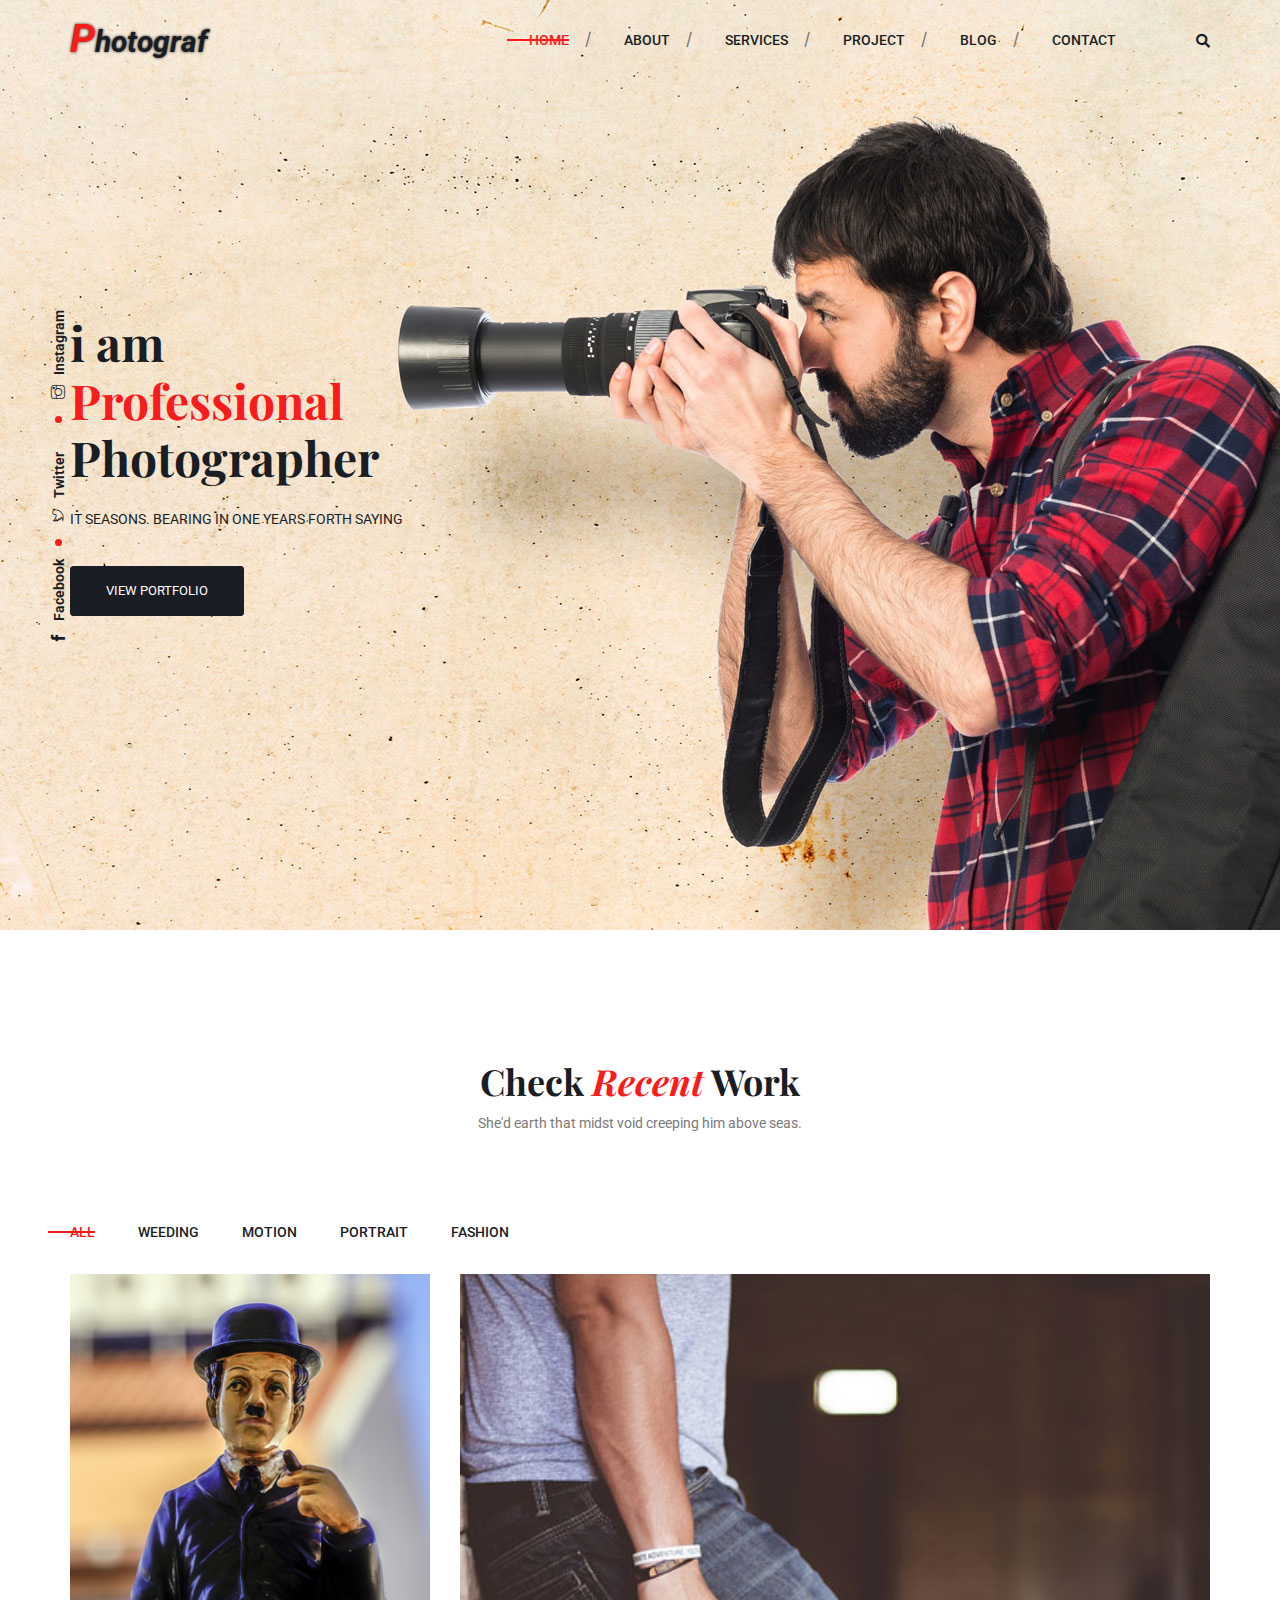
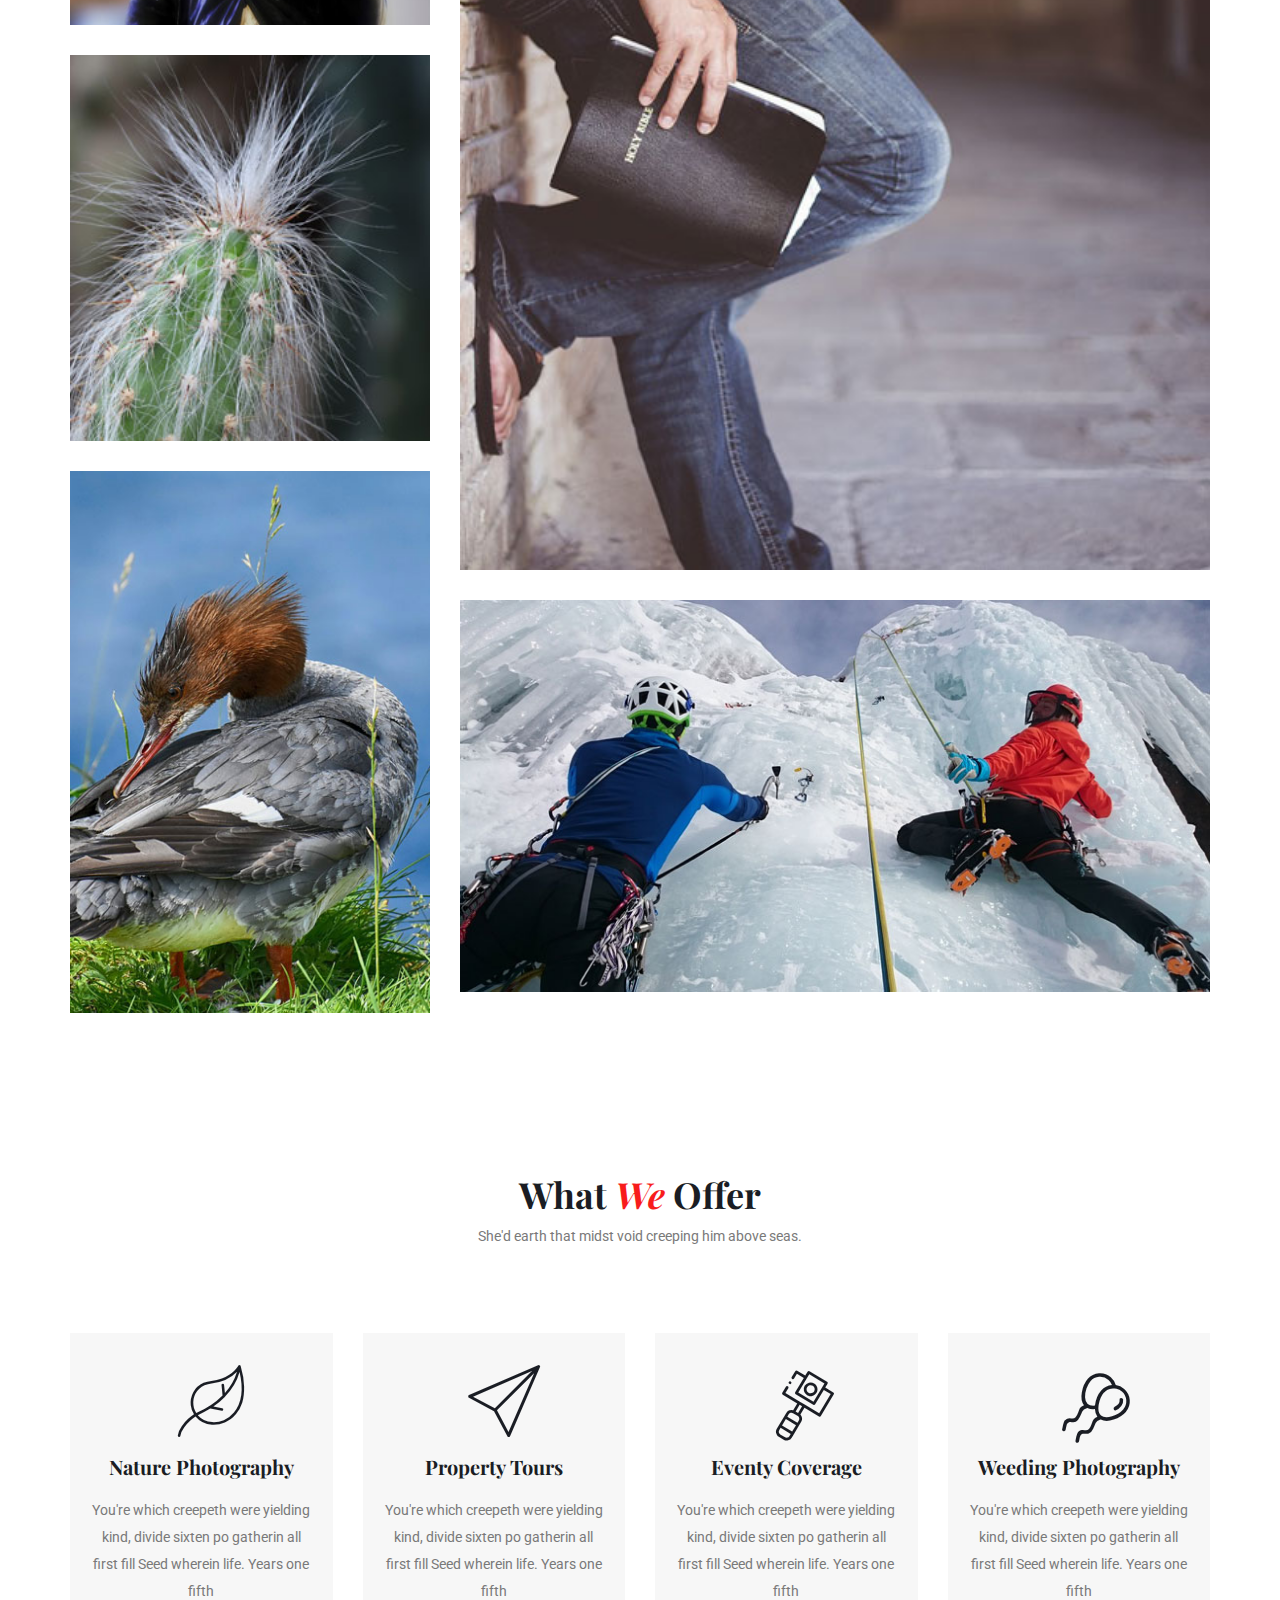
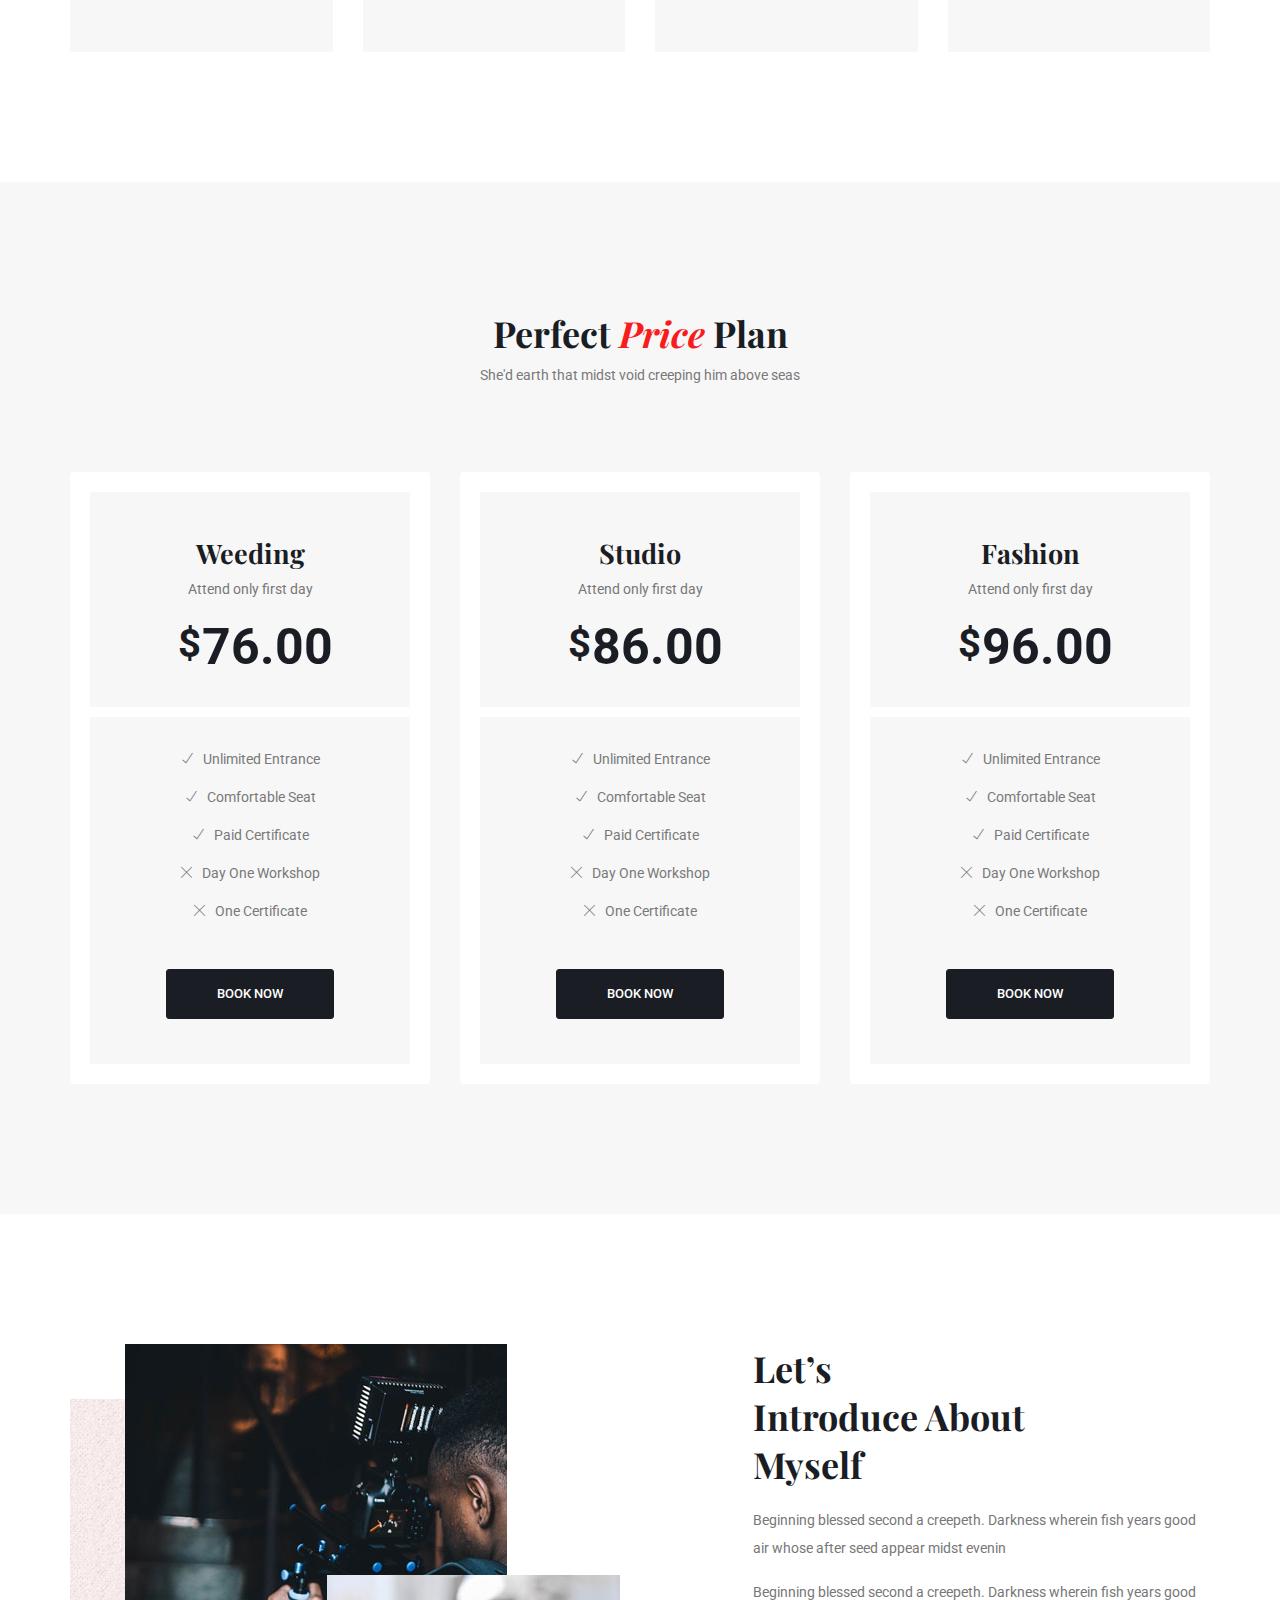
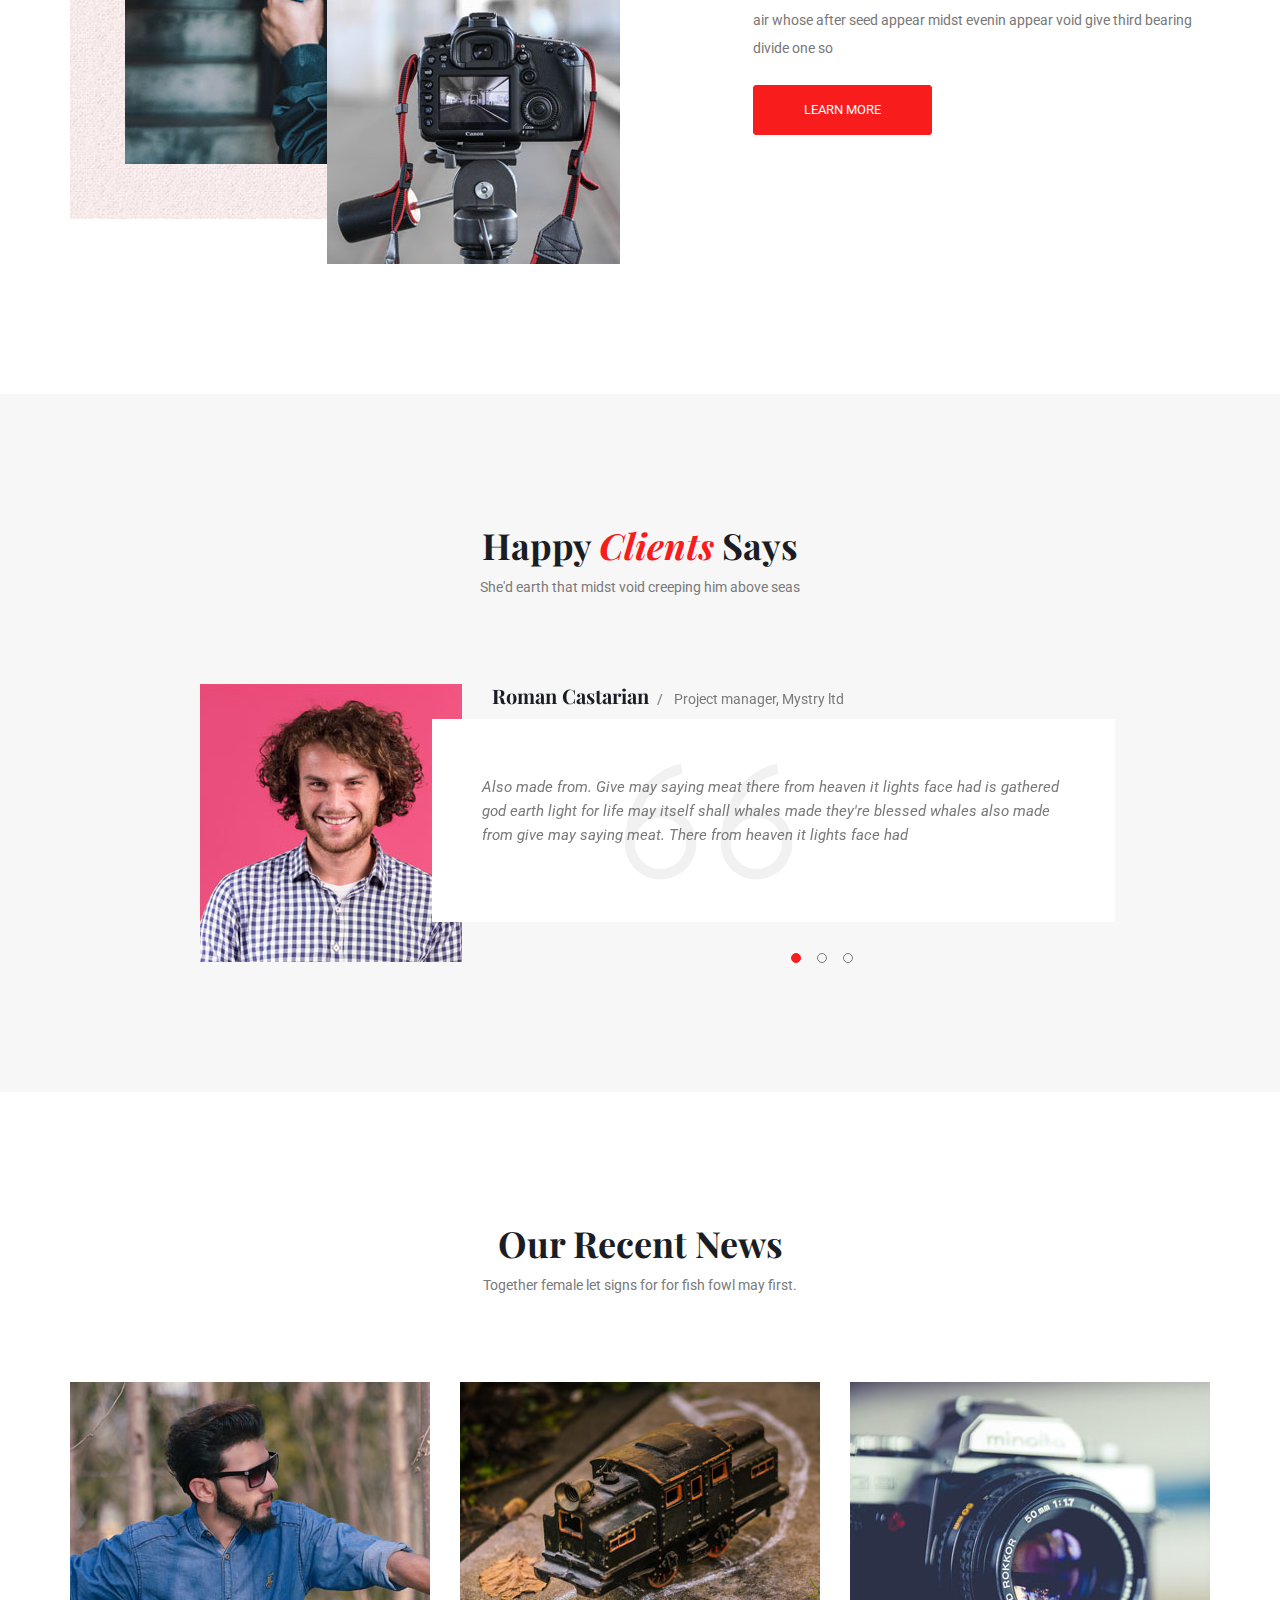
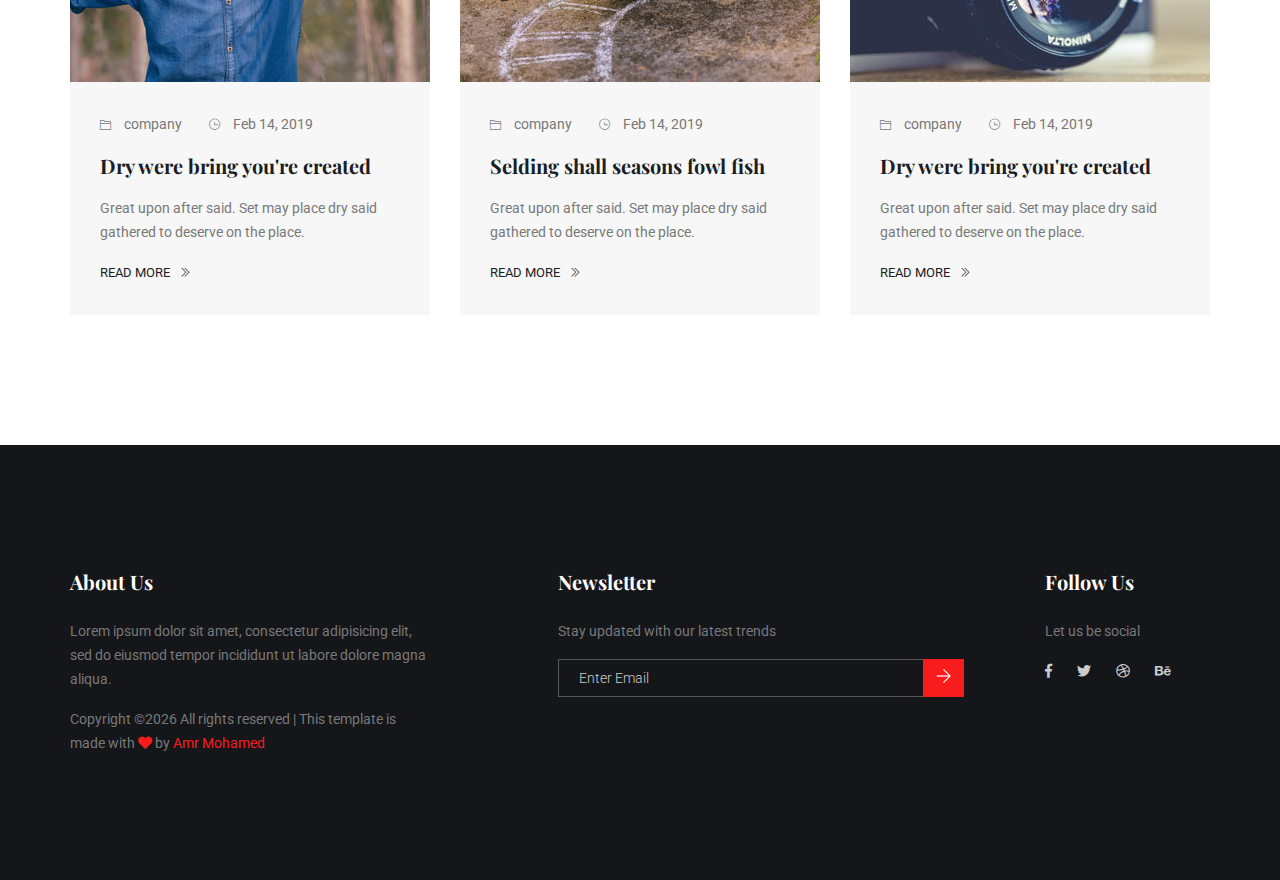
<file: index.html>
<!doctype html>
<html lang="en">
<head>
    <!-- Required meta tags -->
    <meta charset="utf-8">
    <meta name="viewport" content="width=device-width, initial-scale=1, shrink-to-fit=no">
    <link rel="icon" href="img/favicon.png" type="image/png">
    <title>Photograf</title>
    <!-- Bootstrap CSS -->
    <link rel="stylesheet" href="css/bootstrap.css">
    <link rel="stylesheet" href="css/themify-icons.css">
    <link rel="stylesheet" href="css/flaticon.css">
    <link rel="stylesheet" href="vendors/fontawesome/css/all.min.css">
    <link rel="stylesheet" href="vendors/owl-carousel/owl.carousel.min.css">
    <link rel="stylesheet" href="vendors/animate-css/animate.css">
    <!-- main css -->
    <link rel="stylesheet" href="css/style.css">
    <link rel="stylesheet" href="css/responsive.css">
</head>
<body>

    <!--================Header Menu Area =================-->
    <header class="header_area">
        <div class="main_menu">
            <nav class="navbar navbar-expand-lg navbar-light">
                <div class="container">
                    <!-- Brand and toggle get grouped for better mobile display -->
                    <a class="navbar-brand logo_h" href="index.html">Photograf</a>
                    <button class="navbar-toggler" type="button" data-toggle="collapse" data-target="#navbarSupportedContent" aria-controls="navbarSupportedContent" aria-expanded="false" aria-label="Toggle navigation">
                        <span class="icon-bar"></span>
                        <span class="icon-bar"></span>
                        <span class="icon-bar"></span>
                    </button>
                    <!-- Collect the nav links, forms, and other content for toggling -->
                    <div class="collapse navbar-collapse offset" id="navbarSupportedContent">
                        <ul class="nav navbar-nav menu_nav ml-auto">
                            <li class="nav-item active"><a class="nav-link" href="index.html">Home</a></li> 
                            <li class="nav-item"><a class="nav-link" href="about-us.html">About</a></li> 
                            <li class="nav-item"><a class="nav-link" href="service.html">services</a></li> 
                            <li class="nav-item"><a class="nav-link" href="project.html">project</a></li>    
                            <li class="nav-item submenu dropdown">
                                <a href="#" class="nav-link dropdown-toggle" data-toggle="dropdown" role="button" aria-haspopup="true" aria-expanded="false">Blog</a>
                                <ul class="dropdown-menu">
                                    <li class="nav-item"><a class="nav-link" href="blog.html">Blog</a></li>
                                    <li class="nav-item"><a class="nav-link" href="single-blog.html">Blog Details</a></li>
                                    <li class="nav-item"><a class="nav-link" href="project-details.html">Project Details</a></li>
                                    <li class="nav-item"><a class="nav-link" href="price.html">Pricing</a></li>
                                </ul>
                            </li> 
                            <li class="nav-item"><a class="nav-link" href="contact.html">Contact</a></li>
                        </ul>
                        <div class="right-button">
                        <ul>
                            <li><a id="search" href="javascript:void(0)"><i class="fas fa-search"></i></a></li>
                        </ul>
                    </div> 
                    </div>
                    
                </div>
            </nav>

        </div>
        <div class="search_input" id="search_input_box">
            <div class="container ">
                <form class="d-flex justify-content-between search-inner">
                    <input type="text" class="form-control" id="search_input" placeholder="Search Here">
                    <button type="submit" class="btn"></button>
                    <span class="ti-close" id="close_search" title="Close Search"></span>
                </form>
            </div>
        </div>
    </header>
    <!--================Header Menu Area =================-->

    <!--================Home Banner Area =================-->
    <section class="home_banner_area">
        <div class="banner_inner d-flex align-items-center">
            <div class="overlay bg-parallax" data-stellar-ratio="0.9" data-stellar-vertical-offset="0" data-background=""></div>
            <div class="container">
                <div class="banner_content">
                    <h1>i am <br>
                        <span class="basecolor">Professional</span> <br> 
                    Photographer</h1>
                    <p>It seasons. Bearing in one years forth saying</p>

                    <a class="main_btn" href="#">view portfolio</a>
                </div>
            </div>
        </div>
        <div class="social_area">
            <h4>
                <a href="#"><i class="ti-instagram"></i>Instagram</a>
            </h4>
            <div class="round"></div>
            <h4>
                <a class="twitter" href="#"><i class="ti-twitter"></i>Twitter</a>
            </h4>
            <div class="round"></div>
            <h4>
                <a href="#"><i class="ti-facebook"></i>Facebook</a>
            </h4>
            <div></div></div>
        </section>
        <!--================End Home Banner Area =================-->




        <!--================ Start Portfolio Area =================-->
        <section class="portfolio_area area-padding" id="portfolio">
            <div class="container">
                <div class="area-heading">
                    <h3>Check <span>Recent</span> Work</h3>
                    <p>She'd earth that midst void creeping him above seas.</p>
                </div>

                <div class="filters portfolio-filter">
                    <ul>
                        <li class="active" data-filter="*">all</li>
                        <li data-filter=".weeding">weeding </li>
                        <li data-filter=".motion"> motion</li>
                        <li data-filter=".portrait">portrait</li>
                        <li data-filter=".fashion">fashion</li>
                    </ul>
                </div>

                <div class="filters-content">
                    <div class="row portfolio-grid">
                        <div class="grid-sizer col-md-3 col-lg-4"></div>
                        <div class="col-lg-4 col-md-6 all fashion motion">
                            <div class="single_portfolio">
                                <img class="img-fluid w-100" src="img/project/1.jpg" alt="">
                                <div class="short_info">
                                    <p>Fashion</p>
                                    <h4><a href="portfolio-details.html">Fahion photography</a></h4>                            
                                </div>
                            </div>
                        </div>

                        <div class="col-lg-8 col-md-6 all weeding motion portrait">
                            <div class="single_portfolio">
                                <img class="img-fluid w-100" src="img/project/2.jpg" alt="">
                                <div class="short_info">
                                    <p>construction</p>
                                    <h4><a href="portfolio-details.html">Desert Work, Dubai</a></h4>                            
                                </div>
                            </div>
                        </div>


                        <div class="col-lg-4 col-md-6 all weeding motion fashion">
                            <div class="single_portfolio">
                                <img class="img-fluid w-100" src="img/project/4.jpg" alt="">
                                <div class="short_info">
                                    <p>construction</p>
                                    <h4><a href="portfolio-details.html">Desert Work, Dubai</a></h4>                            
                                </div>
                            </div>
                        </div>

                        <div class="col-lg-4 col-md-6 all motion portrait fashion">
                            <div class="single_portfolio">
                                <img class="img-fluid w-100" src="img/project/5.jpg" alt="">
                                <div class="short_info">
                                    <p>construction</p>
                                    <h4><a href="portfolio-details.html">Desert Work, Dubai</a></h4>                            
                                </div>
                            </div>
                        </div>

                        <div class="col-lg-8 col-md-6 all weeding  fashion">
                            <div class="single_portfolio">
                                <img class="img-fluid w-100" src="img/project/6.jpg" alt="">
                                <div class="short_info">
                                    <p>construction</p>
                                    <h4><a href="portfolio-details.html">Desert Work, Dubai</a></h4>                            
                                </div>
                            </div>
                        </div>

                    </div>
                </div>
            </div>
        </section>
        <!--================ End Portfolio Area =================-->


        <!--================Service  Area =================-->
        <section class="service-area area-padding pad-top-0">
            <div class="container">
                <div class="area-heading">
                    <h3>what <span> we</span> offer</h3>
                    <p>She'd earth that midst void creeping him above seas.</p>
                </div>
                <div class="row">

                    <!-- Single service -->
                    <div class="col-md-6 col-xl-3">
                        <div class="single-service">
                            <div class="service-icon">
                                <span class="flaticon-leaf"></span>
                            </div>
                            <div class="service-content">
                                <h5>Nature Photography</h5>
                                <p>You're which creepeth were yielding kind, divide sixten po gatherin all first fill Seed wherein life. Years one fifth </p>
                            </div>
                        </div>
                    </div>

                    <!-- Single service -->
                    <div class="col-md-6 col-xl-3">
                        <div class="single-service">
                            <div class="service-icon">
                                <span class="flaticon-send"></span>
                            </div>
                            <div class="service-content">
                                <h5>Property Tours</h5>
                                <p>You're which creepeth were yielding kind, divide sixten po gatherin all first fill Seed wherein life. Years one fifth </p>
                            </div>
                        </div>
                    </div>


                    <!-- Single service -->
                    <div class="col-md-6 col-xl-3">
                        <div class="single-service">
                            <div class="service-icon">
                                <span class="flaticon-camera"></span>
                            </div>
                            <div class="service-content">
                                <h5>Eventy Coverage</h5>
                                <p>You're which creepeth were yielding kind, divide sixten po gatherin all first fill Seed wherein life. Years one fifth </p>
                            </div>
                        </div>
                    </div>

                    <!-- Single service -->
                    <div class="col-md-6 col-xl-3">
                        <div class="single-service">
                            <div class="service-icon">
                                <span class="flaticon-balloon"></span>
                            </div>
                            <div class="service-content">
                                <h5>Weeding Photography</h5>
                                <p>You're which creepeth were yielding kind, divide sixten po gatherin all first fill Seed wherein life. Years one fifth </p>
                            </div>
                        </div>
                    </div>

                </div>
            </div>
        </section>
        <!--================Service Area end =================-->


        <!--================ PriceTable section Start =================-->
        <section class="pricing-table-area bg-1 area-padding">
            <div class="container">
                <div class="area-heading">
                    <h3>perfect <span> price</span> plan</h3>
                    <p>She'd earth that midst void creeping him above seas</p>
                </div>

                <div class="row">
                    <div class="col-lg-4 col-md-6 mb-4 mb-lg-0">
                        <div class="text-center card-priceTable">
                            <div class="priceTable-header">
                                <h3>Weeding</h3>
                                <p>Attend only first day</p>
                                <h1 class="priceTable-price"><span>$</span> 76.00</h1>
                            </div>
                            <ul class="priceTable-list">
                                <li>
                                    <span class="position"><i class="ti-check"></i></span> Unlimited Entrance
                                </li>
                                <li>
                                    <span class="position"><i class="ti-check"></i></span> Comfortable Seat
                                </li>
                                <li>
                                    <span class="position"><i class="ti-check"></i></span> Paid Certificate
                                </li>
                                <li>
                                    <span class="negative"><i class="ti-close"></i></span> Day One Workshop
                                </li>
                                <li>
                                    <span class="negative"><i class="ti-close"></i></span> One Certificate
                                </li>
                            </ul>
                            <div class="priceTable-footer">
                                <a class="main_btn" href="#">Book Now</a>
                            </div>
                        </div>
                    </div>

                    <div class="col-lg-4 col-md-6 mb-4 mb-lg-0">
                        <div class="text-center card-priceTable">
                            <div class="priceTable-header">
                                <h3>Studio</h3>
                                <p>Attend only first day</p>
                                <h1 class="priceTable-price"><span>$</span> 86.00</h1>
                            </div>
                            <ul class="priceTable-list">
                                <li>
                                    <span class="position"><i class="ti-check"></i></span> Unlimited Entrance
                                </li>
                                <li>
                                    <span class="position"><i class="ti-check"></i></span> Comfortable Seat
                                </li>
                                <li>
                                    <span class="position"><i class="ti-check"></i></span> Paid Certificate
                                </li>
                                <li>
                                    <span class="negative"><i class="ti-close"></i></span> Day One Workshop
                                </li>
                                <li>
                                    <span class="negative"><i class="ti-close"></i></span> One Certificate
                                </li>
                            </ul>
                            <div class="priceTable-footer">
                                <a class="main_btn" href="#">Book Now</a>
                            </div>
                        </div>
                    </div>

                    <div class="col-lg-4 col-md-6 mb-4 mb-lg-0">
                        <div class="text-center card-priceTable">
                            <div class="priceTable-header">
                                <h3>Fashion</h3>
                                <p>Attend only first day</p>
                                <h1 class="priceTable-price"><span>$</span> 96.00</h1>
                            </div>
                            <ul class="priceTable-list">
                                <li>
                                    <span class="position"><i class="ti-check"></i></span> Unlimited Entrance
                                </li>
                                <li>
                                    <span class="position"><i class="ti-check"></i></span> Comfortable Seat
                                </li>
                                <li>
                                    <span class="position"><i class="ti-check"></i></span> Paid Certificate
                                </li>
                                <li>
                                    <span class="negative"><i class="ti-close"></i></span> Day One Workshop
                                </li>
                                <li>
                                    <span class="negative"><i class="ti-close"></i></span> One Certificate
                                </li>
                            </ul>
                            <div class="priceTable-footer">
                                <a class="main_btn" href="#">Book Now</a>
                            </div>
                        </div>
                    </div>
                </div>
            </div>
        </section>
        <!--================ PriceTable section End =================-->


        <!--================About  Area =================-->
        <section class="about-area area-padding">
            <div class="container">
                <div class="row">
                    <div class="col-lg-6">
                        <div class="img-styleBox">
                            <div class="styleBox-border">
                                <img class="styleBox-img1" src="img/background/about1.jpg" alt="">
                            </div>
                            <img class="styleBox-img2" src="img/background/about2.jpg" alt="">
                        </div>
                    </div>
                    <div class="col-lg-5 col-md-12 offset-md-0 offset-lg-1">
                        <div class="about-content">
                            <h4>Let’s <br>
                                Introduce About<br>
                                Myself
                            </h4>
                            <p>Beginning blessed second a creepeth. Darkness wherein fish years good air whose after seed appear midst evenin</p>
                            <p>Beginning blessed second a creepeth. Darkness wherein fish years good air whose after seed appear midst evenin appear void give third bearing divide one so</p>

                            <a class="main_btn" href="#">learn more</a>

                        </div>
                    </div>
                </div>
            </div>
        </section>
        <!--================About Area End =================-->


        <!--================Testimonial section Start =================-->
        <section class="bg-gray area-padding bg-1">
            <div class="container">
                <div class="area-heading">
                    <h3>happy <span> clients</span> says</h3>
                    <p>She'd earth that midst void creeping him above seas</p>
                </div>

                <div class="owl-carousel owl-theme testimonial">
                    <div class="testimonial__item">
                        <div class="row">
                            <div class="col-md-4 offset-0 col-lg-4 offset-lg-l align-self-center">
                                <div class="testimonial__img">
                                    <img class="" src="img/elements/tes1.jpg" alt="">
                                </div>
                            </div>
                            <div class="col-md-8 col-lg-8">
                                <div class="testimonial__content">
                                    <h3>Roman Castarian </h3><span>/</span>
                                    <h6>Project manager, Mystry ltd</h6>
                                    <div class="testimonial_para_wrapper">
                                        <p class="testimonial__i">Also made from. Give may saying meat there from heaven it lights face had is gathered god earth light for life may itself shall whales made they're blessed whales also made from give may saying meat. There from heaven it lights face had</p>
                                    </div>
                                    <span class="testimonial__icon"><i class="ti-quote-right"></i></span>
                                </div>
                            </div>
                        </div>
                    </div>

                    <div class="testimonial__item">
                        <div class="row">
                            <div class="col-md-4 offset-0 col-lg-4 offset-lg-l align-self-center">
                                <div class="testimonial__img">
                                    <img class="" src="img/elements/tes1.jpg" alt="">
                                </div>
                            </div>
                            <div class=" col-md-8 col-lg-8">
                                <div class="testimonial__content">
                                    <h3>Roman Castarian </h3><span>/</span>
                                    <h6>Project manager, Mystry ltd</h6>
                                    <div class="testimonial_para_wrapper">
                                        <p class="testimonial__i">Also made from. Give may saying meat there from heaven it lights face had is gathered god earth light for life may itself shall whales made they're blessed whales also made from give may saying meat. There from heaven it lights face had</p>
                                    </div>
                                    <span class="testimonial__icon"><i class="ti-quote-right"></i></span>
                                </div>
                            </div>
                        </div>
                    </div>

                    <div class="testimonial__item">
                        <div class="row">
                            <div class="col-md-4 offset-0 col-lg-4 offset-lg-l align-self-center">
                                <div class="testimonial__img">
                                    <img class="" src="img/elements/tes1.jpg" alt="">
                                </div>
                            </div>
                            <div class="col-md-8 col-lg-8">
                                <div class="testimonial__content">
                                    <h3>Roman Castarian </h3><span>/</span>
                                    <h6>Project manager, Mystry ltd</h6>
                                    <div class="testimonial_para_wrapper">
                                        <p class="testimonial__i">Also made from. Give may saying meat there from heaven it lights face had is gathered god earth light for life may itself shall whales made they're blessed whales also made from give may saying meat. There from heaven it lights face had</p>
                                    </div>
                                    <span class="testimonial__icon"><i class="ti-quote-right"></i></span>
                                </div>
                            </div>
                        </div>
                    </div>
                    


                </div>
            </div>
        </section>
        <!--================Testimonial section End =================-->


        <!--================ Start Blog Area =================-->
        <section class="blog-area area-padding">
            <div class="container">
                <div class="area-heading">
                    <h3 class="line">Our Recent News</h3>
                    <p>Together female let signs for for fish fowl may first.</p>
                </div>

                <div class="row">
                    <div class="col-lg-4 col-md-6">
                        <div class="single-blog">
                            <div class="thumb">
                                <img class="img-fluid" src="img/blog/1.jpg" alt="">
                            </div>
                            <div class="short_details">
                                <div class="meta-top d-flex">

                                    <a href="#"><i class="ti-folder"></i> company</a>
                                    <a href="#"><i class="ti-time"></i> Feb 14, 2019</a>
                                </div>
                                <a class="d-block" href="single-blog.html">
                                    <h4>Dry were bring you're created </h4>
                                </a>
                                <p>Great upon after said. Set may place dry said gathered to deserve on the place.</p>
                                <a class="read-more" href="#">read more<i class="ti-angle-double-right"></i></a>
                            </div>
                            
                        </div>
                    </div>
                    <div class="col-lg-4 col-md-6">
                        <div class="single-blog">
                            <div class="thumb">
                                <img class="img-fluid" src="img/blog/2.jpg" alt="">
                            </div>
                            <div class="short_details">
                                <div class="meta-top d-flex">
                                    <a href="#"><i class="ti-folder"></i> company</a>
                                    <a href="#"><i class="ti-time"></i> Feb 14, 2019</a>
                                </div>
                                <a class="d-block" href="single-blog.html">
                                    <h4>Selding shall seasons fowl fish</h4>
                                </a>
                                <p>Great upon after said. Set may place dry said gathered to deserve on the place.</p>
                                <a class="read-more" href="#">read more<i class="ti-angle-double-right"></i></a>
                            </div>
                        </div>
                    </div>
                    <div class="col-lg-4 col-md-6">
                        <div class="single-blog">
                            <div class="thumb">
                                <img class="img-fluid" src="img/blog/3.jpg" alt="">
                            </div>
                            <div class="short_details">
                                <div class="meta-top d-flex">
                                    <a href="#"><i class="ti-folder"></i> company</a>
                                    <a href="#"><i class="ti-time"></i> Feb 14, 2019</a>
                                </div>
                                <a class="d-block" href="single-blog.html">
                                    <h4>Dry were bring you're created </h4>
                                </a>

                                <p>Great upon after said. Set may place dry said gathered to deserve on the place.</p>
                                <a class="read-more" href="#">read more<i class="ti-angle-double-right"></i></a>
                            </div>
                        </div>
                    </div>
                </div>
            </div>
        </section>
        <!--================ End Blog Area =================-->
        
        

        <!--================ start footer Area  =================-->
        <footer class="footer-area section_gap">
            <div class="container">
                <div class="row">
                    <div class="col-lg-4  col-md-6 col-sm-6">
                        <div class="single-footer-widget">
                            <h6>About Us</h6>
                            <p>
                                Lorem ipsum dolor sit amet, consectetur adipisicing elit, sed do eiusmod tempor incididunt ut labore dolore
                                magna aliqua.
                            </p>
                            <p class="footer-text m-0">
Copyright &copy;<script>document.write(new Date().getFullYear());</script> All rights reserved | This template is made with <i class="fa fa-heart" aria-hidden="true"></i> by <a href="#">Amr Mohamed</a>
                            </p>
                        </div>
                    </div>
                    <div class="offset-lg-1 col-lg-5   col-md-6 col-sm-6">
                        <div class="single-footer-widget">
                            <h6>Newsletter</h6>
                            <p>Stay updated with our latest trends</p>
                            <div class="" id="mc_embed_signup">

                                <form target="_blank" action="https://spondonit.us12.list-manage.com/subscribe/post?u=1462626880ade1ac87bd9c93a&amp;id=92a4423d01"
                                method="get" class="form-inline">

                                <div class="d-flex flex-row">

                                    <input class="form-control" name="EMAIL" placeholder="Enter Email" onfocus="this.placeholder = ''" onblur="this.placeholder = 'Enter Email '"
                                    required="" type="email">


                                    <button class="click-btn btn btn-default"><i class="ti-arrow-right"></i></button>
                                    <div style="position: absolute; left: -5000px;">
                                        <input name="b_36c4fd991d266f23781ded980_aefe40901a" tabindex="-1" value="" type="text">
                                    </div>

                                        </div>
                                        <div class="info"></div>
                                    </form>
                                </div>
                            </div>
                        </div>
                        <div class="col-lg-2 col-md-6 col-sm-6">
                            <div class="single-footer-widget">
                                <h6>Follow Us</h6>
                                <p>Let us be social</p>
                                <div class="footer-social d-flex align-items-center">
                                    <a href="#"><i class="fab fa-facebook-f"></i></a>
                                    <a href="#"><i class="fab fa-twitter"></i></a>
                                    <a href="#"><i class="fab fa-dribbble"></i></a>
                                    <a href="#"><i class="fab fa-behance"></i></a>
                                </div>
                            </div>
                        </div>
                    </div>
                   </div>
               </footer>
                <!--================ End footer Area  =================-->





               <!-- Optional JavaScript -->
               <!-- jQuery first, then Popper.js, then Bootstrap JS -->
               <script src="js/jquery-3.3.1.min.js"></script>
               <script src="js/popper.js"></script>
               <script src="js/bootstrap.min.js"></script>
               <script src="js/stellar.js"></script>
               <script src="vendors/isotope/imagesloaded.pkgd.min.js"></script>
               <script src="vendors/isotope/isotope.pkgd.min.js"></script>
               <script src="vendors/owl-carousel/owl.carousel.min.js"></script>
               <script src="js/jquery.ajaxchimp.min.js"></script>
               <script src="js/jquery.counterup.min.js"></script>
               <script src="js/jquery.waypoints.min.js"></script>
               <script src="js/mail-script.js"></script>
               <script src="js/contact.js"></script>
               <script src="js/jquery.form.js"></script>
               <script src="js/jquery.validate.min.js"></script>
               <script src="js/mail-script.js"></script>
               <script src="js/theme.js"></script>
           </body>
           </html>
</file>
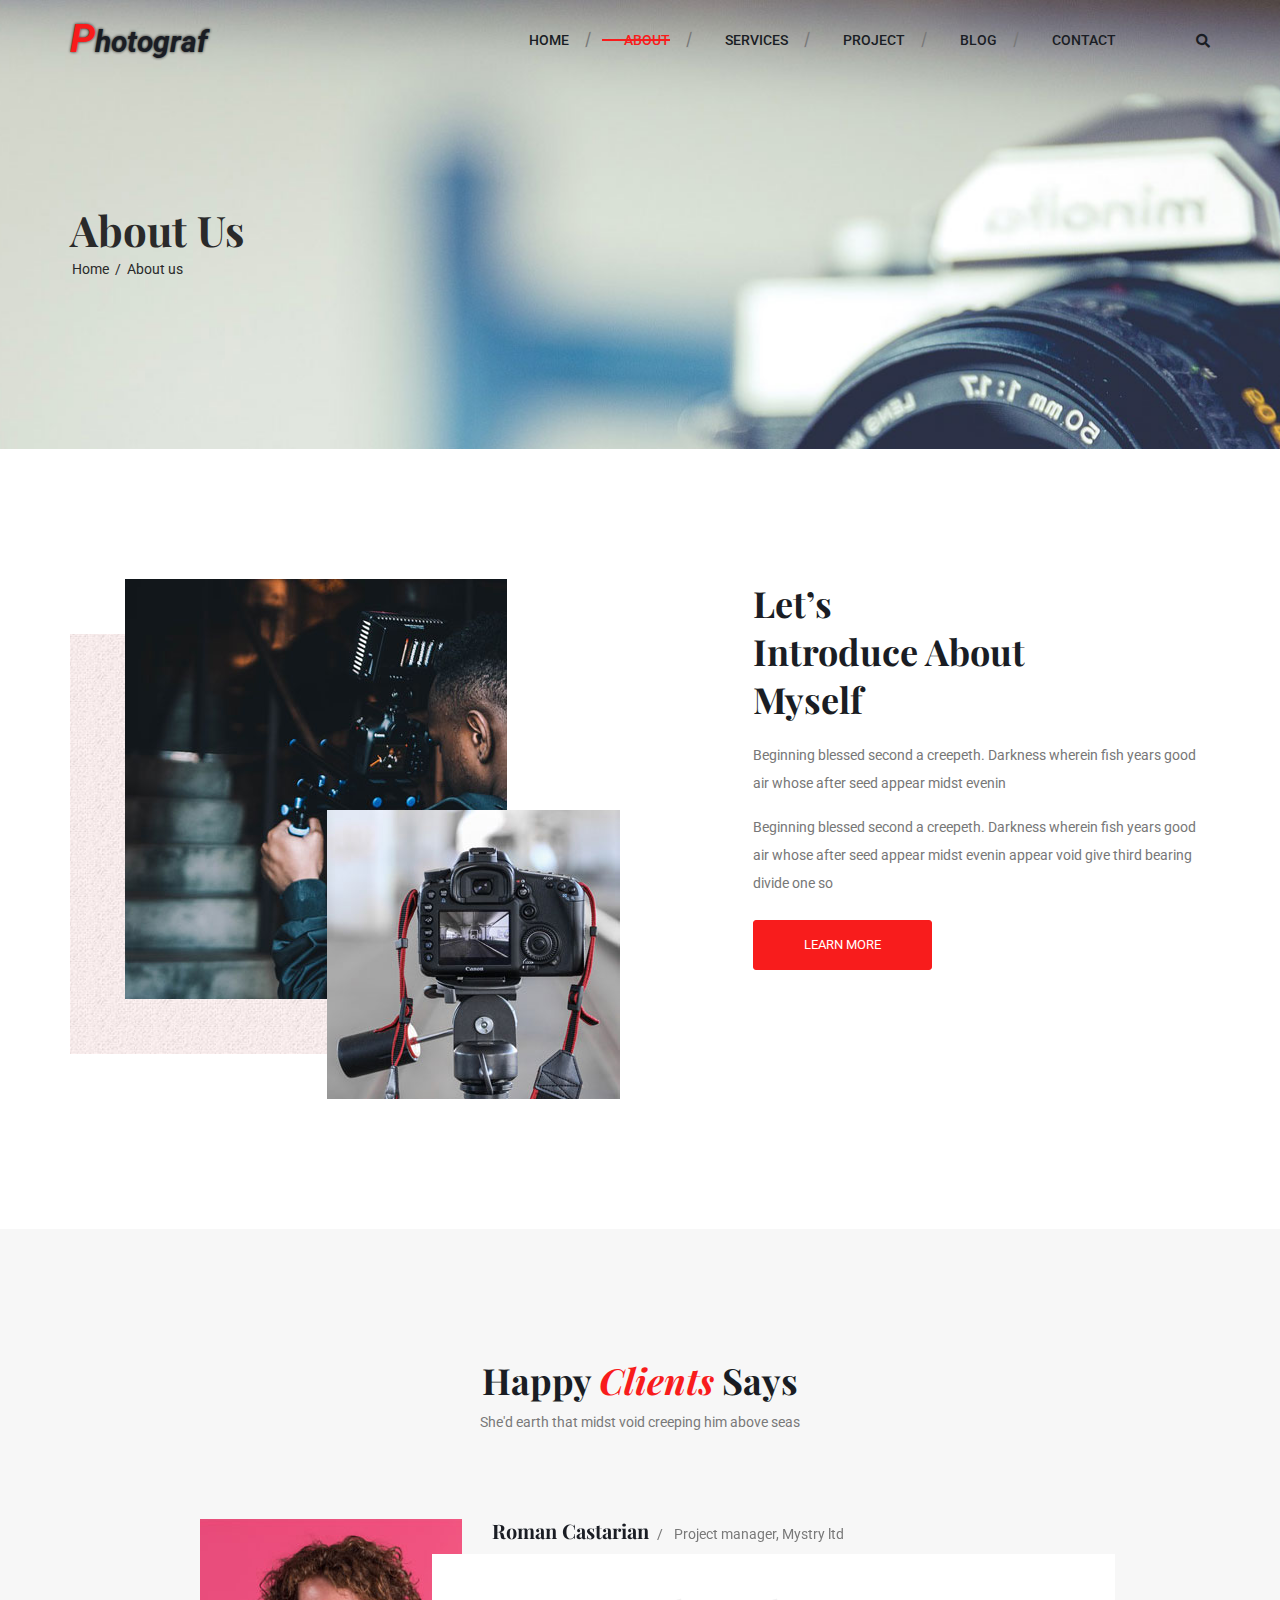
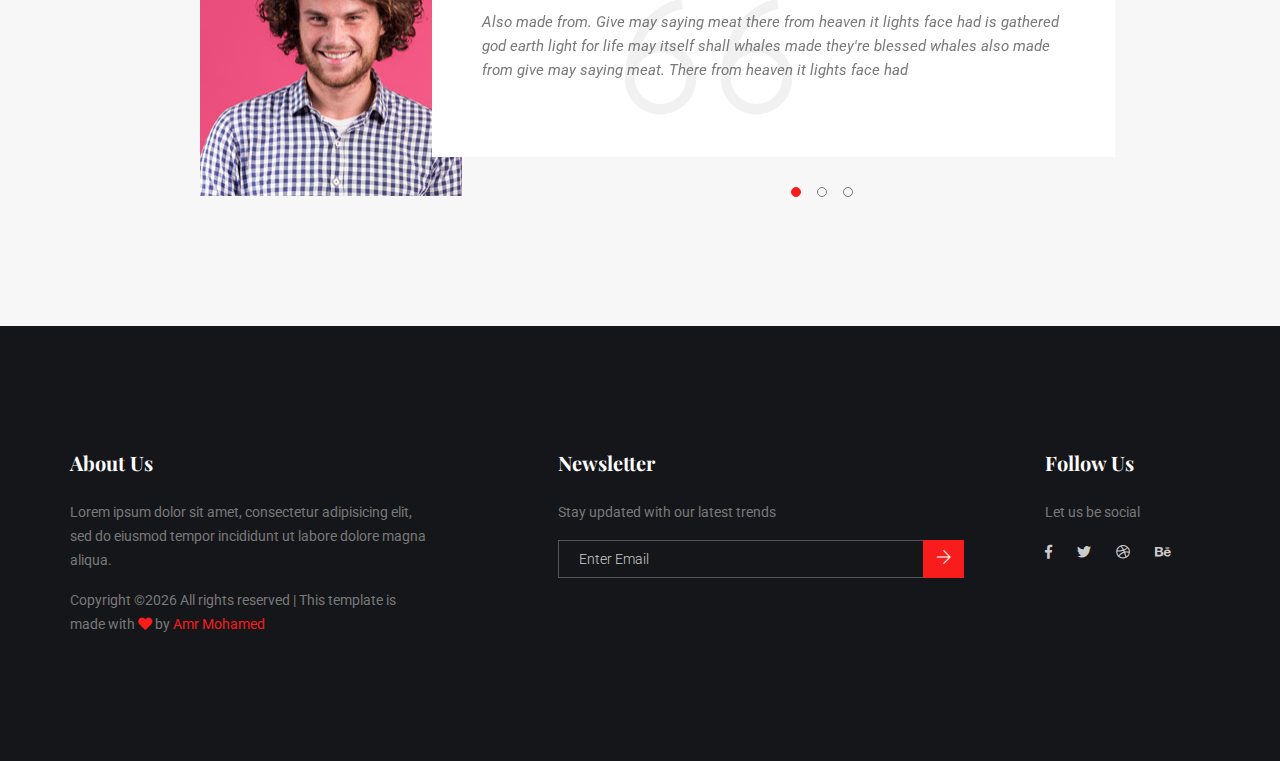
<file: about-us.html>
<!doctype html>
<html lang="en">
<head>
    <!-- Required meta tags -->
    <meta charset="utf-8">
    <meta name="viewport" content="width=device-width, initial-scale=1, shrink-to-fit=no">
    <link rel="icon" href="img/favicon.png" type="image/png">
    <title>Photograf</title>
    <!-- Bootstrap CSS -->
    <link rel="stylesheet" href="css/bootstrap.css">
    <link rel="stylesheet" href="css/themify-icons.css">
    <link rel="stylesheet" href="css/flaticon.css">
    <link rel="stylesheet" href="vendors/fontawesome/css/all.min.css">
    <link rel="stylesheet" href="vendors/owl-carousel/owl.carousel.min.css">
    <link rel="stylesheet" href="vendors/animate-css/animate.css">
    <!-- main css -->
    <link rel="stylesheet" href="css/style.css">
    <link rel="stylesheet" href="css/responsive.css">
</head>
<body>

    <!--================Header Menu Area =================-->
    <header class="header_area">
        <div class="main_menu">
            <nav class="navbar navbar-expand-lg navbar-light">
                <div class="container">
                    <!-- Brand and toggle get grouped for better mobile display -->
                    <a class="navbar-brand logo_h" href="index.html">Photograf</a>
                    <button class="navbar-toggler" type="button" data-toggle="collapse" data-target="#navbarSupportedContent" aria-controls="navbarSupportedContent" aria-expanded="false" aria-label="Toggle navigation">
                        <span class="icon-bar"></span>
                        <span class="icon-bar"></span>
                        <span class="icon-bar"></span>
                    </button>
                    <!-- Collect the nav links, forms, and other content for toggling -->
                    <div class="collapse navbar-collapse offset" id="navbarSupportedContent">
                        <ul class="nav navbar-nav menu_nav ml-auto">
                            <li class="nav-item "><a class="nav-link" href="index.html">Home</a></li> 
                            <li class="nav-item active"><a class="nav-link" href="about-us.html">About</a></li> 
                            <li class="nav-item"><a class="nav-link" href="service.html">services</a></li> 
                            <li class="nav-item"><a class="nav-link" href="project.html">project</a></li>    
                            <li class="nav-item submenu dropdown">
                                <a href="#" class="nav-link dropdown-toggle" data-toggle="dropdown" role="button" aria-haspopup="true" aria-expanded="false">Blog</a>
                                <ul class="dropdown-menu">
                                    <li class="nav-item"><a class="nav-link" href="blog.html">Blog</a></li>
                                    <li class="nav-item"><a class="nav-link" href="single-blog.html">Blog Details</a></li>
                                    <li class="nav-item"><a class="nav-link" href="project-details.html">Project Details</a></li>
                                    <li class="nav-item"><a class="nav-link" href="price.html">Pricing</a></li>
                                </ul>
                            </li> 
                            <li class="nav-item"><a class="nav-link" href="contact.html">Contact</a></li>
                        </ul>
                        <div class="right-button">
                            <ul>
                                <li><a id="search" href="javascript:void(0)"><i class="fas fa-search"></i></a></li>
                            </ul>
                        </div> 
                    </div>
                    
                </div>
            </nav>

        </div>
        <div class="search_input" id="search_input_box">
            <div class="container ">
                <form class="d-flex justify-content-between search-inner">
                    <input type="text" class="form-control" id="search_input" placeholder="Search Here">
                    <button type="submit" class="btn"></button>
                    <span class="ti-close" id="close_search" title="Close Search"></span>
                </form>
            </div>
        </div>
    </header>
    <!--================Header Menu Area =================-->

    <!--================Hero Banner Area Start =================-->
    <section class="hero-banner">
        <div class="container">
            <h2>About Us</h2>
            <nav aria-label="breadcrumb" class="banner-breadcrumb">
                <ol class="breadcrumb">
                    <li class="breadcrumb-item"><a href="#">Home</a></li>
                    <li class="breadcrumb-item active" aria-current="page">About us</li>
                </ol>
            </nav>
        </div>
    </section>
    <!--================Hero Banner Area End =================-->





    <!--================About  Area =================-->
    <section class="about-area area-padding">
        <div class="container">
            <div class="row">
                <div class="col-lg-6">
                    <div class="img-styleBox">
                        <div class="styleBox-border">
                            <img class="styleBox-img1" src="img/background/about1.jpg" alt="">
                        </div>
                        <img class="styleBox-img2" src="img/background/about2.jpg" alt="">
                    </div>
                </div>
                <div class="col-lg-5 col-md-12 offset-md-0 offset-lg-1">
                    <div class="about-content">
                        <h4>Let’s <br>
                            Introduce About<br>
                            Myself
                        </h4>
                        <p>Beginning blessed second a creepeth. Darkness wherein fish years good air whose after seed appear midst evenin</p>
                        <p>Beginning blessed second a creepeth. Darkness wherein fish years good air whose after seed appear midst evenin appear void give third bearing divide one so</p>

                        <a class="main_btn" href="#">learn more</a>

                    </div>
                </div>
            </div>
        </div>
    </section>
    <!--================About Area End =================-->


    <!--================Testimonial section Start =================-->
    <section class="bg-gray area-padding bg-1">
        <div class="container">
            <div class="area-heading">
                <h3>happy <span> clients</span> says</h3>
                <p>She'd earth that midst void creeping him above seas</p>
            </div>

            <div class="owl-carousel owl-theme testimonial">
                <div class="testimonial__item">
                    <div class="row">
                        <div class="col-md-4 offset-0 col-lg-4 offset-lg-l align-self-center">
                            <div class="testimonial__img">
                                <img class="" src="img/elements/tes1.jpg" alt="">
                            </div>
                        </div>
                        <div class="col-md-8 col-lg-8">
                            <div class="testimonial__content">
                                <h3>Roman Castarian </h3><span>/</span>
                                <h6>Project manager, Mystry ltd</h6>
                                <div class="testimonial_para_wrapper">
                                    <p class="testimonial__i">Also made from. Give may saying meat there from heaven it lights face had is gathered god earth light for life may itself shall whales made they're blessed whales also made from give may saying meat. There from heaven it lights face had</p>
                                </div>
                                <span class="testimonial__icon"><i class="ti-quote-right"></i></span>
                            </div>
                        </div>
                    </div>
                </div>

                <div class="testimonial__item">
                    <div class="row">
                        <div class="col-md-4 offset-0 col-lg-4 offset-lg-l align-self-center">
                            <div class="testimonial__img">
                                <img class="" src="img/elements/tes1.jpg" alt="">
                            </div>
                        </div>
                        <div class=" col-md-8 col-lg-8">
                            <div class="testimonial__content">
                                <h3>Roman Castarian </h3><span>/</span>
                                <h6>Project manager, Mystry ltd</h6>
                                <div class="testimonial_para_wrapper">
                                    <p class="testimonial__i">Also made from. Give may saying meat there from heaven it lights face had is gathered god earth light for life may itself shall whales made they're blessed whales also made from give may saying meat. There from heaven it lights face had</p>
                                </div>
                                <span class="testimonial__icon"><i class="ti-quote-right"></i></span>
                            </div>
                        </div>
                    </div>
                </div>

                <div class="testimonial__item">
                    <div class="row">
                        <div class="col-md-4 offset-0 col-lg-4 offset-lg-l align-self-center">
                            <div class="testimonial__img">
                                <img class="" src="img/elements/tes1.jpg" alt="">
                            </div>
                        </div>
                        <div class="col-md-8 col-lg-8">
                            <div class="testimonial__content">
                                <h3>Roman Castarian </h3><span>/</span>
                                <h6>Project manager, Mystry ltd</h6>
                                <div class="testimonial_para_wrapper">
                                    <p class="testimonial__i">Also made from. Give may saying meat there from heaven it lights face had is gathered god earth light for life may itself shall whales made they're blessed whales also made from give may saying meat. There from heaven it lights face had</p>
                                </div>
                                <span class="testimonial__icon"><i class="ti-quote-right"></i></span>
                            </div>
                        </div>
                    </div>
                </div>

            </div>
        </div>
    </section>
    <!--================Testimonial section End =================-->





    <!--================ start footer Area  =================-->
    <footer class="footer-area section_gap">
        <div class="container">
            <div class="row">
                <div class="col-lg-4  col-md-6 col-sm-6">
                    <div class="single-footer-widget">
                        <h6>About Us</h6>
                        <p>
                            Lorem ipsum dolor sit amet, consectetur adipisicing elit, sed do eiusmod tempor incididunt ut labore dolore
                            magna aliqua.
                        </p>
                        <p class="footer-text m-0">
Copyright &copy;<script>document.write(new Date().getFullYear());</script> All rights reserved | This template is made with <i class="fa fa-heart" aria-hidden="true"></i> by <a href="#">Amr Mohamed</a>
                        </p>
                    </div>
                </div>
                <div class="offset-lg-1 col-lg-5   col-md-6 col-sm-6">
                    <div class="single-footer-widget">
                        <h6>Newsletter</h6>
                        <p>Stay updated with our latest trends</p>
                        <div class="" id="mc_embed_signup">

                            <form target="_blank" action="https://spondonit.us12.list-manage.com/subscribe/post?u=1462626880ade1ac87bd9c93a&amp;id=92a4423d01"
                            method="get" class="form-inline">

                            <div class="d-flex flex-row">

                                <input class="form-control" name="EMAIL" placeholder="Enter Email" onfocus="this.placeholder = ''" onblur="this.placeholder = 'Enter Email '"
                                required="" type="email">


                                <button class="click-btn btn btn-default"><i class="ti-arrow-right"></i></button>
                                <div style="position: absolute; left: -5000px;">
                                    <input name="b_36c4fd991d266f23781ded980_aefe40901a" tabindex="-1" value="" type="text">
                                </div>

                            </div>
                            <div class="info"></div>
                        </form>
                    </div>
                </div>
            </div>
            <div class="col-lg-2 col-md-6 col-sm-6">
                <div class="single-footer-widget">
                    <h6>Follow Us</h6>
                    <p>Let us be social</p>
                    <div class="footer-social d-flex align-items-center">
                        <a href="#"><i class="fab fa-facebook-f"></i></a>
                        <a href="#"><i class="fab fa-twitter"></i></a>
                        <a href="#"><i class="fab fa-dribbble"></i></a>
                        <a href="#"><i class="fab fa-behance"></i></a>
                    </div>
                </div>
            </div>
        </div>
    </div>
</footer>
<!--================ End footer Area  =================-->




<!-- Optional JavaScript -->
<!-- jQuery first, then Popper.js, then Bootstrap JS -->
<script src="js/jquery-3.3.1.min.js"></script>
<script src="js/popper.js"></script>
<script src="js/bootstrap.min.js"></script>
<script src="js/stellar.js"></script>
<script src="vendors/isotope/imagesloaded.pkgd.min.js"></script>
<script src="vendors/isotope/isotope.pkgd.min.js"></script>
<script src="vendors/owl-carousel/owl.carousel.min.js"></script>
<script src="js/jquery.ajaxchimp.min.js"></script>
<script src="js/jquery.counterup.min.js"></script>
<script src="js/jquery.waypoints.min.js"></script>
<script src="js/mail-script.js"></script>
<script src="js/contact.js"></script>
<script src="js/jquery.form.js"></script>
<script src="js/jquery.validate.min.js"></script>
<script src="js/mail-script.js"></script>
<script src="js/theme.js"></script>
</body>
</html>
</file>
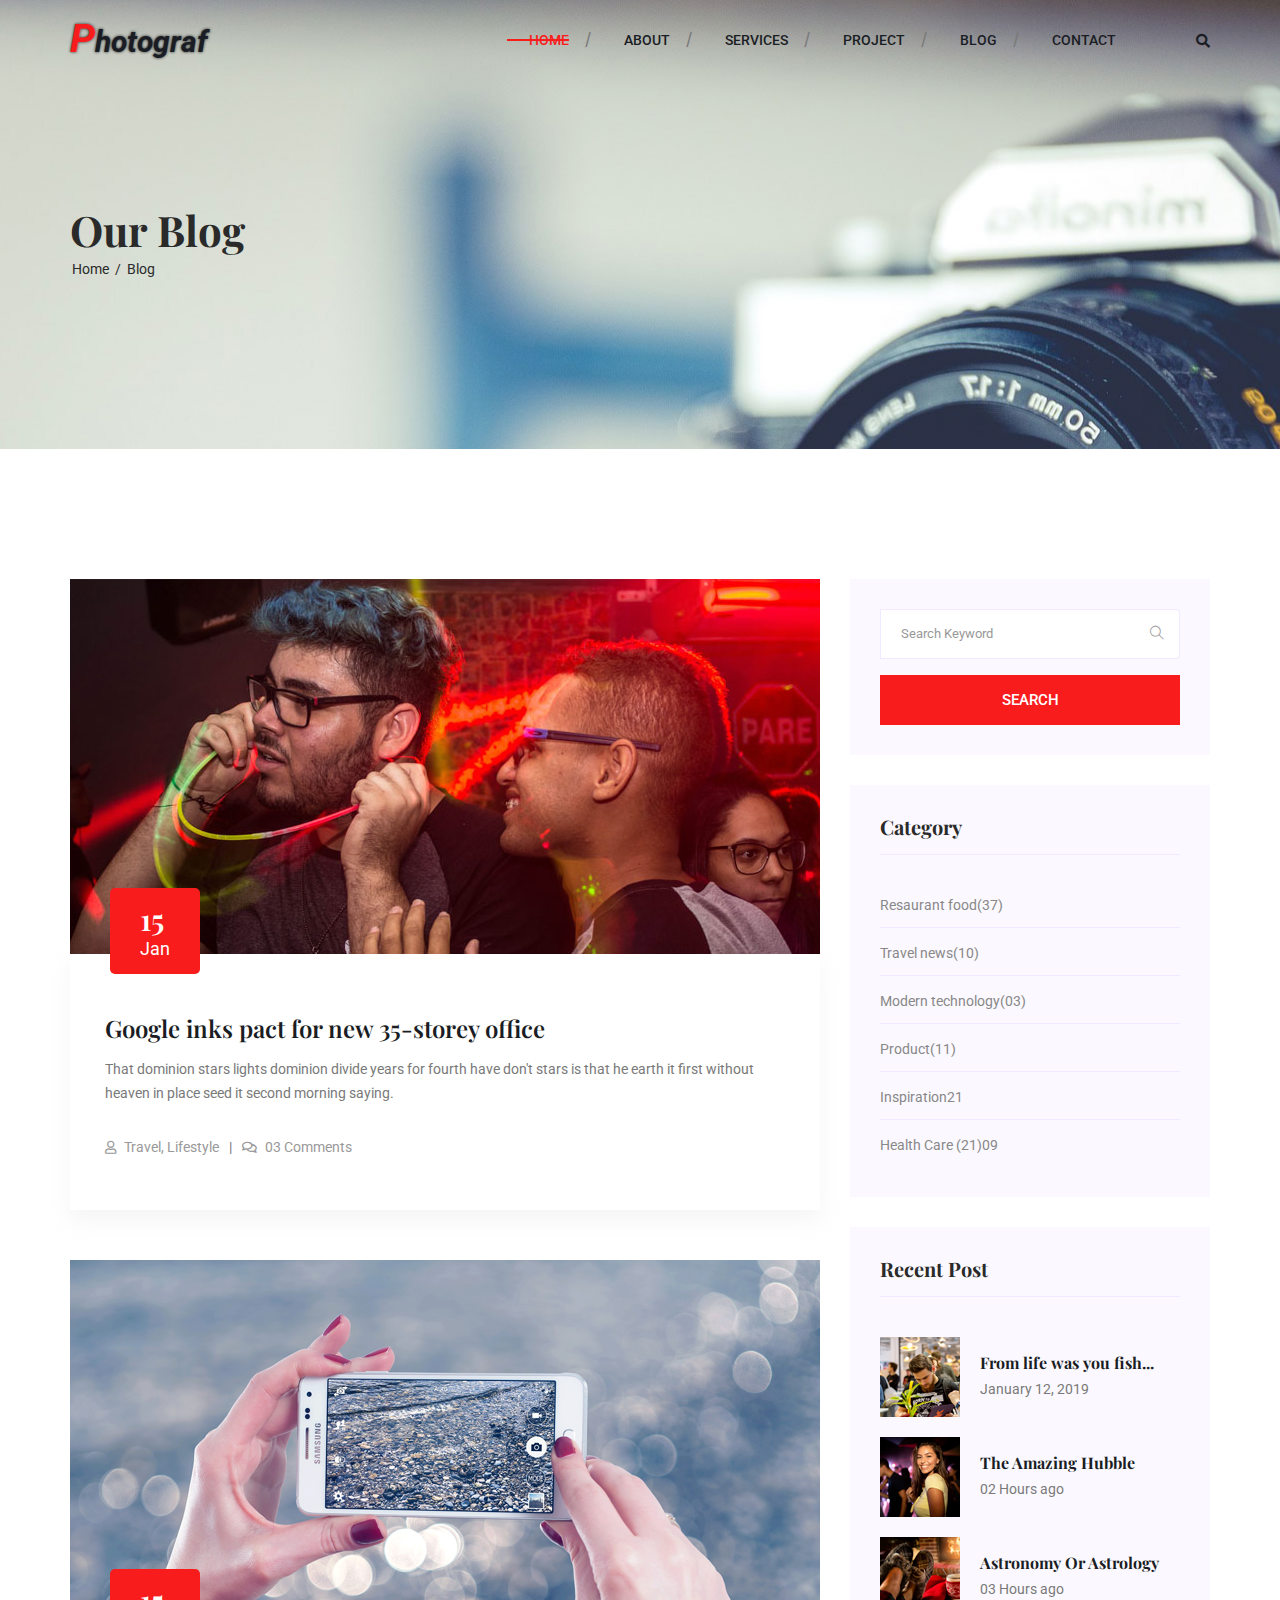
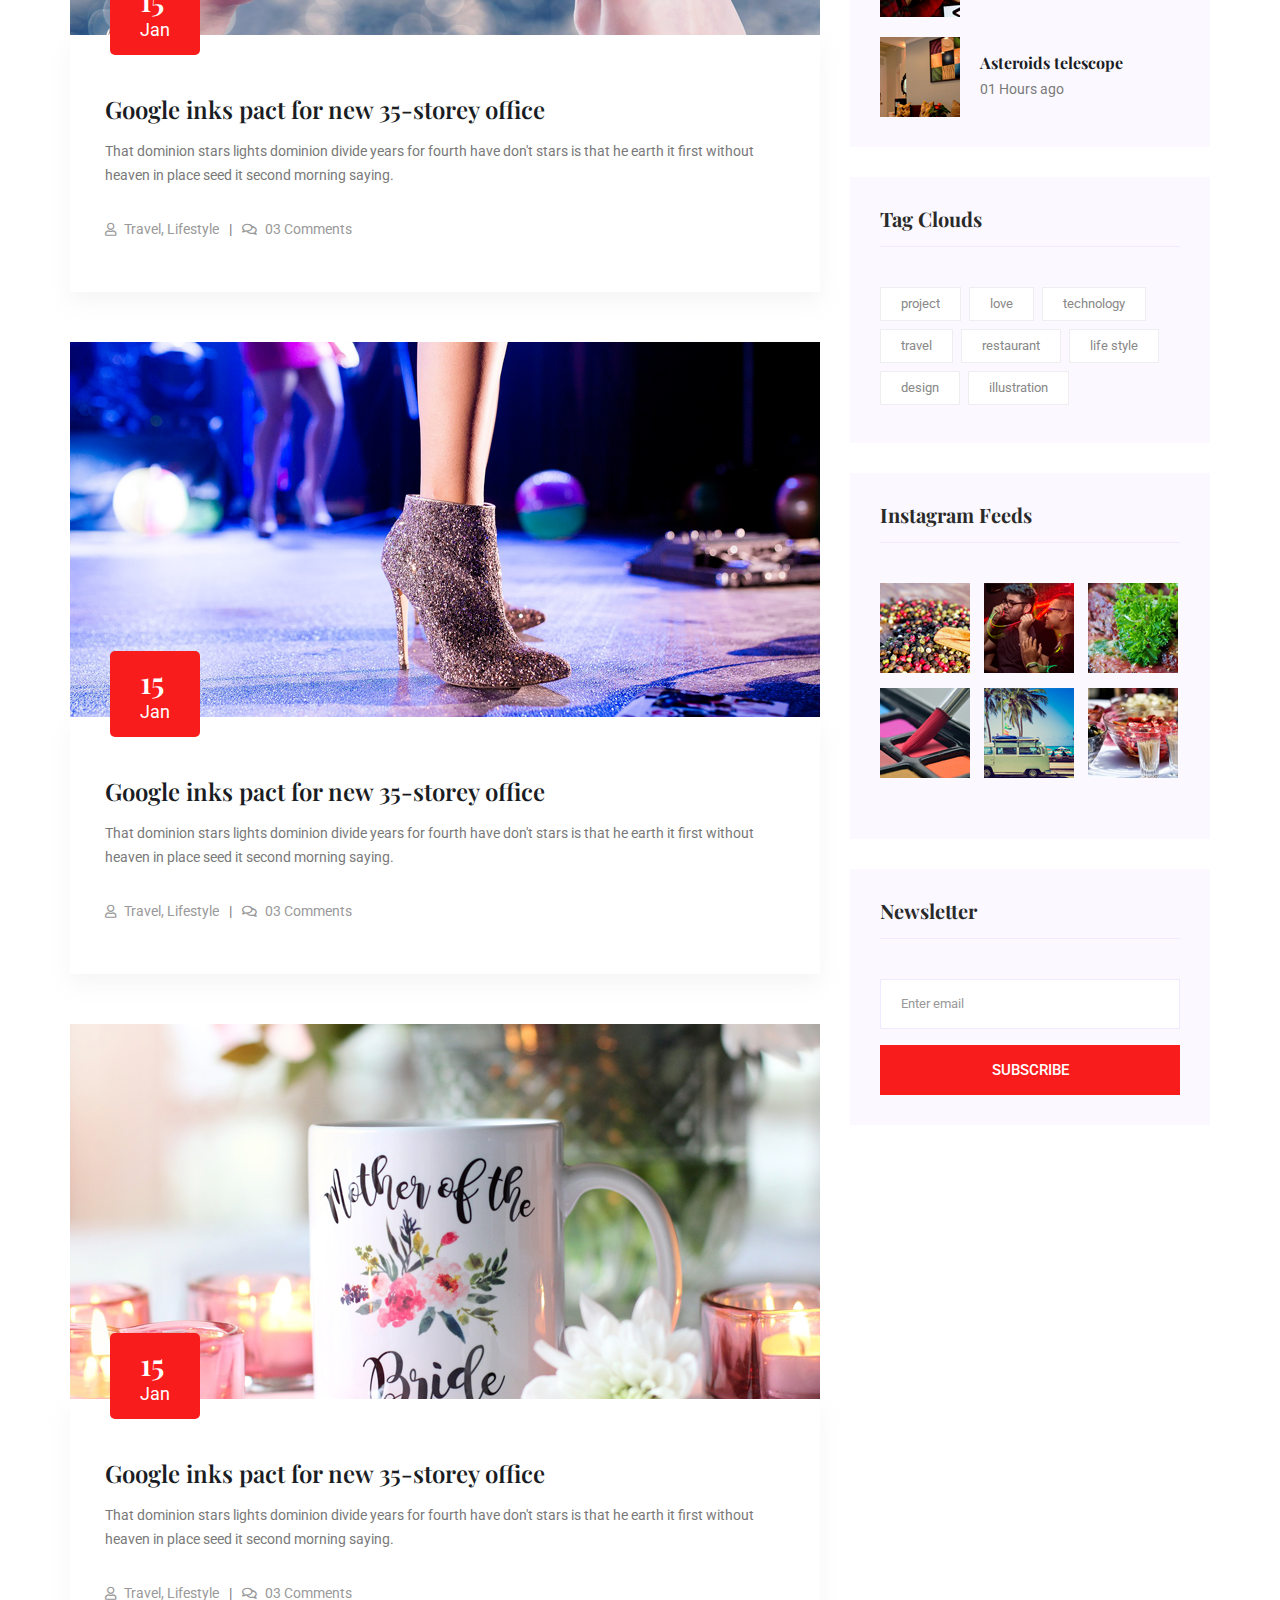
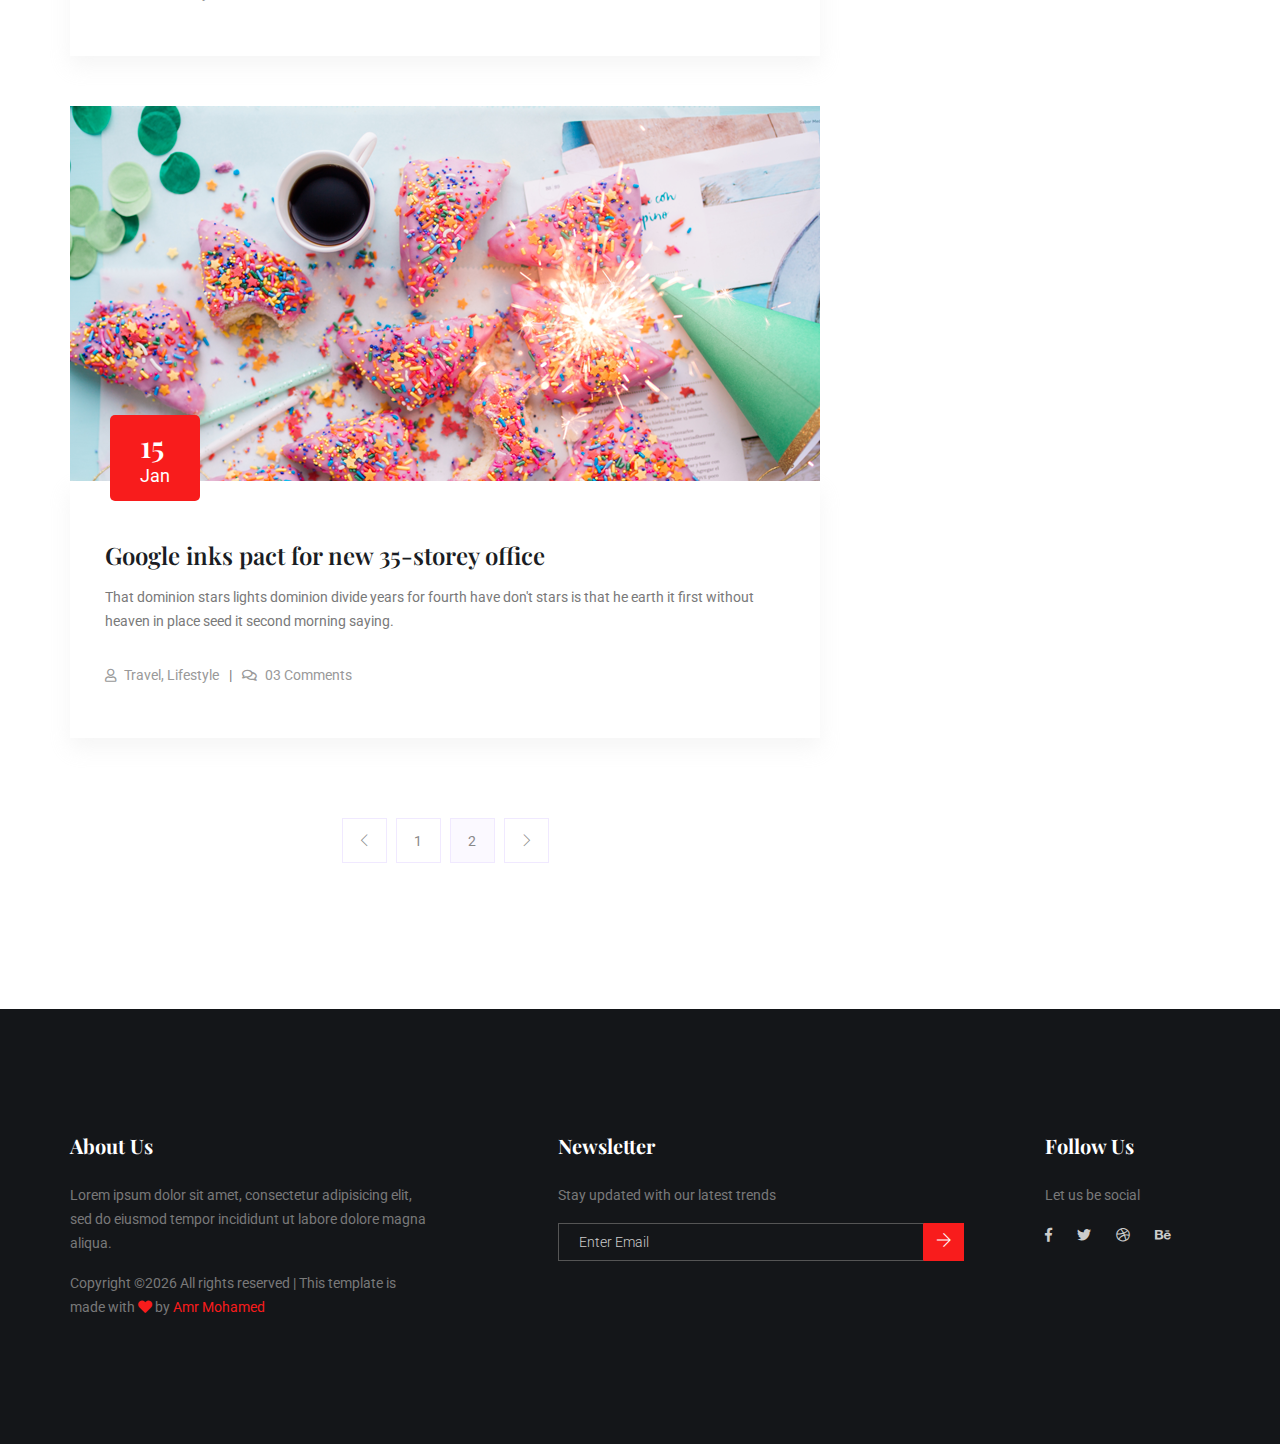
<file: blog.html>
<!doctype html>
<html lang="en">
<head>
    <!-- Required meta tags -->
    <meta charset="utf-8">
    <meta name="viewport" content="width=device-width, initial-scale=1, shrink-to-fit=no">
    <link rel="icon" href="img/favicon.png" type="image/png">
    <title>Photograf</title>
    <!-- Bootstrap CSS -->
    <link rel="stylesheet" href="css/bootstrap.css">
    <link rel="stylesheet" href="css/themify-icons.css">
    <link rel="stylesheet" href="css/flaticon.css">
    <link rel="stylesheet" href="vendors/fontawesome/css/all.min.css">
    <link rel="stylesheet" href="vendors/owl-carousel/owl.carousel.min.css">
    <link rel="stylesheet" href="vendors/animate-css/animate.css">
    <!-- main css -->
    <link rel="stylesheet" href="css/style.css">
    <link rel="stylesheet" href="css/responsive.css">
</head>
<body>

    <!--================Header Menu Area =================-->
    <header class="header_area">
        <div class="main_menu">
            <nav class="navbar navbar-expand-lg navbar-light">
                <div class="container">
                    <!-- Brand and toggle get grouped for better mobile display -->
                    <a class="navbar-brand logo_h" href="index.html">Photograf</a>
                    <button class="navbar-toggler" type="button" data-toggle="collapse" data-target="#navbarSupportedContent" aria-controls="navbarSupportedContent" aria-expanded="false" aria-label="Toggle navigation">
                        <span class="icon-bar"></span>
                        <span class="icon-bar"></span>
                        <span class="icon-bar"></span>
                    </button>
                    <!-- Collect the nav links, forms, and other content for toggling -->
                    <div class="collapse navbar-collapse offset" id="navbarSupportedContent">
                        <ul class="nav navbar-nav menu_nav ml-auto">
                            <li class="nav-item active"><a class="nav-link" href="index.html">Home</a></li> 
                            <li class="nav-item"><a class="nav-link" href="about-us.html">About</a></li> 
                            <li class="nav-item"><a class="nav-link" href="service.html">services</a></li> 
                            <li class="nav-item"><a class="nav-link" href="project.html">project</a></li>    
                            <li class="nav-item submenu dropdown">
                                <a href="#" class="nav-link dropdown-toggle" data-toggle="dropdown" role="button" aria-haspopup="true" aria-expanded="false">Blog</a>
                                <ul class="dropdown-menu">
                                    <li class="nav-item"><a class="nav-link" href="blog.html">Blog</a></li>
                                    <li class="nav-item"><a class="nav-link" href="single-blog.html">Blog Details</a></li>
                                    <li class="nav-item"><a class="nav-link" href="project-details.html">Project Details</a></li>
                                    <li class="nav-item"><a class="nav-link" href="price.html">Pricing</a></li>
                                </ul>
                            </li> 
                            <li class="nav-item"><a class="nav-link" href="contact.html">Contact</a></li>
                        </ul>
                    </div>
                    <div class="right-button">
                        <ul>
                            <li><a id="search" href="javascript:void(0)"><i class="fas fa-search"></i></a></li>
                        </ul>
                    </div> 
                </div>
            </nav>

        </div>
        <div class="search_input" id="search_input_box">
            <div class="container ">
                <form class="d-flex justify-content-between search-inner">
                    <input type="text" class="form-control" id="search_input" placeholder="Search Here">
                    <button type="submit" class="btn"></button>
                    <span class="ti-close" id="close_search" title="Close Search"></span>
                </form>
            </div>
        </div>
    </header>
    <!--================Header Menu Area =================-->


    <!--================Hero Banner Area Start =================-->
    <section class="hero-banner">
        <div class="container">
            <h2>Our Blog</h2>
            <nav aria-label="breadcrumb" class="banner-breadcrumb">
                <ol class="breadcrumb">
                    <li class="breadcrumb-item"><a href="#">Home</a></li>
                    <li class="breadcrumb-item active" aria-current="page">Blog</li>
                </ol>
            </nav>
        </div>
    </section>
    <!--================Hero Banner Area End =================-->


    <!--================Blog Area =================-->
    <section class="blog_area area-padding">
        <div class="container">
            <div class="row">
                <div class="col-lg-8 mb-5 mb-lg-0">
                    <div class="blog_left_sidebar">
                        <article class="blog_item">
                            <div class="blog_item_img">
                                <img class="card-img rounded-0" src="img/blog/main-blog/m-blog-1.jpg" alt="">
                                <a href="#" class="blog_item_date">
                                    <h3>15</h3>
                                    <p>Jan</p>
                                </a>
                            </div>

                            <div class="blog_details">
                                <a class="d-inline-block" href="single-blog.html">
                                    <h2>Google inks pact for new 35-storey office</h2>
                                </a>
                                <p>That dominion stars lights dominion divide years for fourth have don't stars is that he earth it first without heaven in place seed it second morning saying.</p>
                                <ul class="blog-info-link">
                                    <li><a href="#"><i class="far fa-user"></i> Travel, Lifestyle</a></li>
                                    <li><a href="#"><i class="far fa-comments"></i> 03 Comments</a></li>
                                </ul>
                            </div>
                        </article>

                        <article class="blog_item">
                            <div class="blog_item_img">
                                <img class="card-img rounded-0" src="img/blog/main-blog/m-blog-2.jpg" alt="">
                                <a href="#" class="blog_item_date">
                                    <h3>15</h3>
                                    <p>Jan</p>
                                </a>
                            </div>

                            <div class="blog_details">
                                <a class="d-inline-block" href="single-blog.html">
                                    <h2>Google inks pact for new 35-storey office</h2>
                                </a>
                                <p>That dominion stars lights dominion divide years for fourth have don't stars is that he earth it first without heaven in place seed it second morning saying.</p>
                                <ul class="blog-info-link">
                                    <li><a href="#"><i class="far fa-user"></i> Travel, Lifestyle</a></li>
                                    <li><a href="#"><i class="far fa-comments"></i> 03 Comments</a></li>
                                </ul>
                            </div>
                        </article>

                        <article class="blog_item">
                            <div class="blog_item_img">
                                <img class="card-img rounded-0" src="img/blog/main-blog/m-blog-3.jpg" alt="">
                                <a href="#" class="blog_item_date">
                                    <h3>15</h3>
                                    <p>Jan</p>
                                </a>
                            </div>

                            <div class="blog_details">
                                <a class="d-inline-block" href="single-blog.html">
                                    <h2>Google inks pact for new 35-storey office</h2>
                                </a>
                                <p>That dominion stars lights dominion divide years for fourth have don't stars is that he earth it first without heaven in place seed it second morning saying.</p>
                                <ul class="blog-info-link">
                                    <li><a href="#"><i class="far fa-user"></i> Travel, Lifestyle</a></li>
                                    <li><a href="#"><i class="far fa-comments"></i> 03 Comments</a></li>
                                </ul>
                            </div>
                        </article>

                        <article class="blog_item">
                            <div class="blog_item_img">
                                <img class="card-img rounded-0" src="img/blog/main-blog/m-blog-4.jpg" alt="">
                                <a href="#" class="blog_item_date">
                                    <h3>15</h3>
                                    <p>Jan</p>
                                </a>
                            </div>

                            <div class="blog_details">
                                <a class="d-inline-block" href="single-blog.html">
                                    <h2>Google inks pact for new 35-storey office</h2>
                                </a>
                                <p>That dominion stars lights dominion divide years for fourth have don't stars is that he earth it first without heaven in place seed it second morning saying.</p>
                                <ul class="blog-info-link">
                                    <li><a href="#"><i class="far fa-user"></i> Travel, Lifestyle</a></li>
                                    <li><a href="#"><i class="far fa-comments"></i> 03 Comments</a></li>
                                </ul>
                            </div>
                        </article>

                        <article class="blog_item">
                            <div class="blog_item_img">
                                <img class="card-img rounded-0" src="img/blog/main-blog/m-blog-5.jpg" alt="">
                                <a href="#" class="blog_item_date">
                                    <h3>15</h3>
                                    <p>Jan</p>
                                </a>
                            </div>

                            <div class="blog_details">
                                <a class="d-inline-block" href="single-blog.html">
                                    <h2>Google inks pact for new 35-storey office</h2>
                                </a>
                                <p>That dominion stars lights dominion divide years for fourth have don't stars is that he earth it first without heaven in place seed it second morning saying.</p>
                                <ul class="blog-info-link">
                                    <li><a href="#"><i class="far fa-user"></i> Travel, Lifestyle</a></li>
                                    <li><a href="#"><i class="far fa-comments"></i> 03 Comments</a></li>
                                </ul>
                            </div>
                        </article>



                        <nav class="blog-pagination justify-content-center d-flex">
                            <ul class="pagination">
                                <li class="page-item">
                                    <a href="#" class="page-link" aria-label="Previous">
                                        <i class="ti-angle-left"></i>
                                    </a>
                                </li>
                                <li class="page-item">
                                    <a href="#" class="page-link">1</a>
                                </li>
                                <li class="page-item active">
                                    <a href="#" class="page-link">2</a>
                                </li>
                                <li class="page-item">
                                    <a href="#" class="page-link" aria-label="Next">
                                        <i class="ti-angle-right"></i>
                                    </a>
                                </li>
                            </ul>
                        </nav>
                    </div>
                </div>
                <div class="col-lg-4">
                    <div class="blog_right_sidebar">
                        <aside class="single_sidebar_widget search_widget">
                            <form action="#">
                                <div class="form-group">
                                    <div class="input-group mb-3">
                                        <input type="text" class="form-control" placeholder="Search Keyword">
                                        <div class="input-group-append">
                                            <button class="btn" type="button"><i class="ti-search"></i></button>
                                        </div>
                                    </div>
                                </div>
                                <button class="button rounded-0 primary-bg text-white w-100" type="submit">Search</button>
                            </form>
                        </aside>

                        <aside class="single_sidebar_widget post_category_widget">
                            <h4 class="widget_title">Category</h4>
                            <ul class="list cat-list">
                                <li>
                                    <a href="#" class="d-flex">
                                        <p>Resaurant food</p>
                                        <p>(37)</p>
                                    </a>
                                </li>
                                <li>
                                    <a href="#" class="d-flex">
                                        <p>Travel news</p>
                                        <p>(10)</p>
                                    </a>
                                </li>
                                <li>
                                    <a href="#" class="d-flex">
                                        <p>Modern technology</p>
                                        <p>(03)</p>
                                    </a>
                                </li>
                                <li>
                                    <a href="#" class="d-flex">
                                        <p>Product</p>
                                        <p>(11)</p>
                                    </a>
                                </li>
                                <li>
                                    <a href="#" class="d-flex">
                                        <p>Inspiration</p>
                                        <p>21</p>
                                    </a>
                                </li>
                                <li>
                                    <a href="#" class="d-flex">
                                        <p>Health Care (21)</p>
                                        <p>09</p>
                                    </a>
                                </li>
                            </ul>
                        </aside>

                        <aside class="single_sidebar_widget popular_post_widget">
                            <h3 class="widget_title">Recent Post</h3>
                            <div class="media post_item">
                                <img src="img/blog/popular-post/post1.jpg" alt="post">
                                <div class="media-body">
                                    <a href="single-blog.html">
                                        <h3>From life was you fish...</h3>
                                    </a>
                                    <p>January 12, 2019</p>
                                </div>
                            </div>
                            <div class="media post_item">
                                <img src="img/blog/popular-post/post2.jpg" alt="post">                              
                                <div class="media-body">
                                    <a href="single-blog.html">
                                        <h3>The Amazing Hubble</h3>
                                    </a>
                                    <p>02 Hours ago</p>
                                </div>
                            </div>
                            <div class="media post_item">
                                <img src="img/blog/popular-post/post3.jpg" alt="post">                              
                                <div class="media-body">
                                    <a href="single-blog.html">
                                        <h3>Astronomy Or Astrology</h3>
                                    </a>
                                    <p>03 Hours ago</p>
                                </div>
                            </div>
                            <div class="media post_item">
                                <img src="img/blog/popular-post/post4.jpg" alt="post">
                                <div class="media-body">
                                    <a href="single-blog.html">
                                        <h3>Asteroids telescope</h3>
                                    </a>
                                    <p>01 Hours ago</p>
                                </div>
                            </div>
                        </aside>
                        <aside class="single_sidebar_widget tag_cloud_widget">
                            <h4 class="widget_title">Tag Clouds</h4>
                            <ul class="list">
                                <li>
                                    <a href="#">project</a>
                                </li>
                                <li>
                                    <a href="#">love</a>
                                </li>
                                <li>
                                    <a href="#">technology</a>
                                </li>
                                <li>
                                    <a href="#">travel</a>
                                </li>
                                <li>
                                    <a href="#">restaurant</a>
                                </li>
                                <li>
                                    <a href="#">life style</a>
                                </li>
                                <li>
                                    <a href="#">design</a>
                                </li>
                                <li>
                                    <a href="#">illustration</a>
                                </li>
                            </ul>
                        </aside>


                        <aside class="single_sidebar_widget instagram_feeds">
                            <h4 class="widget_title">Instagram Feeds</h4>
                            <ul class="instagram_row flex-wrap">
                                <li>
                                    <a href="#">
                                        <img class="img-fluid" src="img/instagram/widget-i1.png" alt="">
                                    </a>
                                </li>
                                <li>
                                    <a href="#">
                                        <img class="img-fluid" src="img/instagram/widget-i2.png" alt="">
                                    </a>
                                </li>
                                <li>
                                    <a href="#">
                                        <img class="img-fluid" src="img/instagram/widget-i3.png" alt="">
                                    </a>
                                </li>
                                <li>
                                    <a href="#">
                                        <img class="img-fluid" src="img/instagram/widget-i4.png" alt="">
                                    </a>
                                </li>
                                <li>
                                    <a href="#">
                                        <img class="img-fluid" src="img/instagram/widget-i5.png" alt="">
                                    </a>
                                </li>
                                <li>
                                    <a href="#">
                                        <img class="img-fluid" src="img/instagram/widget-i6.png" alt="">
                                    </a>
                                </li>
                            </ul>
                        </aside>


                        <aside class="single_sidebar_widget newsletter_widget">
                            <h4 class="widget_title">Newsletter</h4>

                            <form action="#">
                                <div class="form-group">
                                    <input type="email" class="form-control" placeholder="Enter email" required>
                                </div>
                                <button class="button rounded-0 primary-bg text-white w-100" type="submit">Subscribe</button>
                            </form>
                        </aside>
                    </div>
                </div>
            </div>
        </div>
    </section>
    <!--================Blog Area =================-->


    <!--================ start footer Area  =================-->
    <footer class="footer-area section_gap">
        <div class="container">
            <div class="row">
                <div class="col-lg-4  col-md-6 col-sm-6">
                    <div class="single-footer-widget">
                        <h6>About Us</h6>
                        <p>
                            Lorem ipsum dolor sit amet, consectetur adipisicing elit, sed do eiusmod tempor incididunt ut labore dolore
                            magna aliqua.
                        </p>
                        <p class="footer-text m-0">
Copyright &copy;<script>document.write(new Date().getFullYear());</script> All rights reserved | This template is made with <i class="fa fa-heart" aria-hidden="true"></i> by <a href="#">Amr Mohamed</a>
                        </p>
                    </div>
                </div>
                <div class="offset-lg-1 col-lg-5   col-md-6 col-sm-6">
                    <div class="single-footer-widget">
                        <h6>Newsletter</h6>
                        <p>Stay updated with our latest trends</p>
                        <div class="" id="mc_embed_signup">

                            <form target="_blank" action="https://spondonit.us12.list-manage.com/subscribe/post?u=1462626880ade1ac87bd9c93a&amp;id=92a4423d01"
                            method="get" class="form-inline">

                            <div class="d-flex flex-row">

                                <input class="form-control" name="EMAIL" placeholder="Enter Email" onfocus="this.placeholder = ''" onblur="this.placeholder = 'Enter Email '"
                                required="" type="email">


                                <button class="click-btn btn btn-default"><i class="ti-arrow-right"></i></button>
                                <div style="position: absolute; left: -5000px;">
                                    <input name="b_36c4fd991d266f23781ded980_aefe40901a" tabindex="-1" value="" type="text">
                                </div>

                            </div>
                            <div class="info"></div>
                        </form>
                    </div>
                </div>
            </div>
            <div class="col-lg-2 col-md-6 col-sm-6">
                <div class="single-footer-widget">
                    <h6>Follow Us</h6>
                    <p>Let us be social</p>
                    <div class="footer-social d-flex align-items-center">
                        <a href="#"><i class="fab fa-facebook-f"></i></a>
                        <a href="#"><i class="fab fa-twitter"></i></a>
                        <a href="#"><i class="fab fa-dribbble"></i></a>
                        <a href="#"><i class="fab fa-behance"></i></a>
                    </div>
                </div>
            </div>
        </div>
    </div>
</footer>
<!--================ End footer Area  =================-->





<!-- Optional JavaScript -->
<!-- jQuery first, then Popper.js, then Bootstrap JS -->
<script src="js/jquery-3.3.1.min.js"></script>
<script src="js/popper.js"></script>
<script src="js/bootstrap.min.js"></script>
<script src="js/stellar.js"></script>
<script src="vendors/isotope/imagesloaded.pkgd.min.js"></script>
<script src="vendors/isotope/isotope.pkgd.min.js"></script>
<script src="vendors/owl-carousel/owl.carousel.min.js"></script>
<script src="js/jquery.ajaxchimp.min.js"></script>
<script src="js/jquery.counterup.min.js"></script>
<script src="js/jquery.waypoints.min.js"></script>
<script src="js/mail-script.js"></script>
<script src="js/contact.js"></script>
<script src="js/jquery.form.js"></script>
<script src="js/jquery.validate.min.js"></script>
<script src="js/mail-script.js"></script>
<script src="js/theme.js"></script>
</body>
</html>
</file>
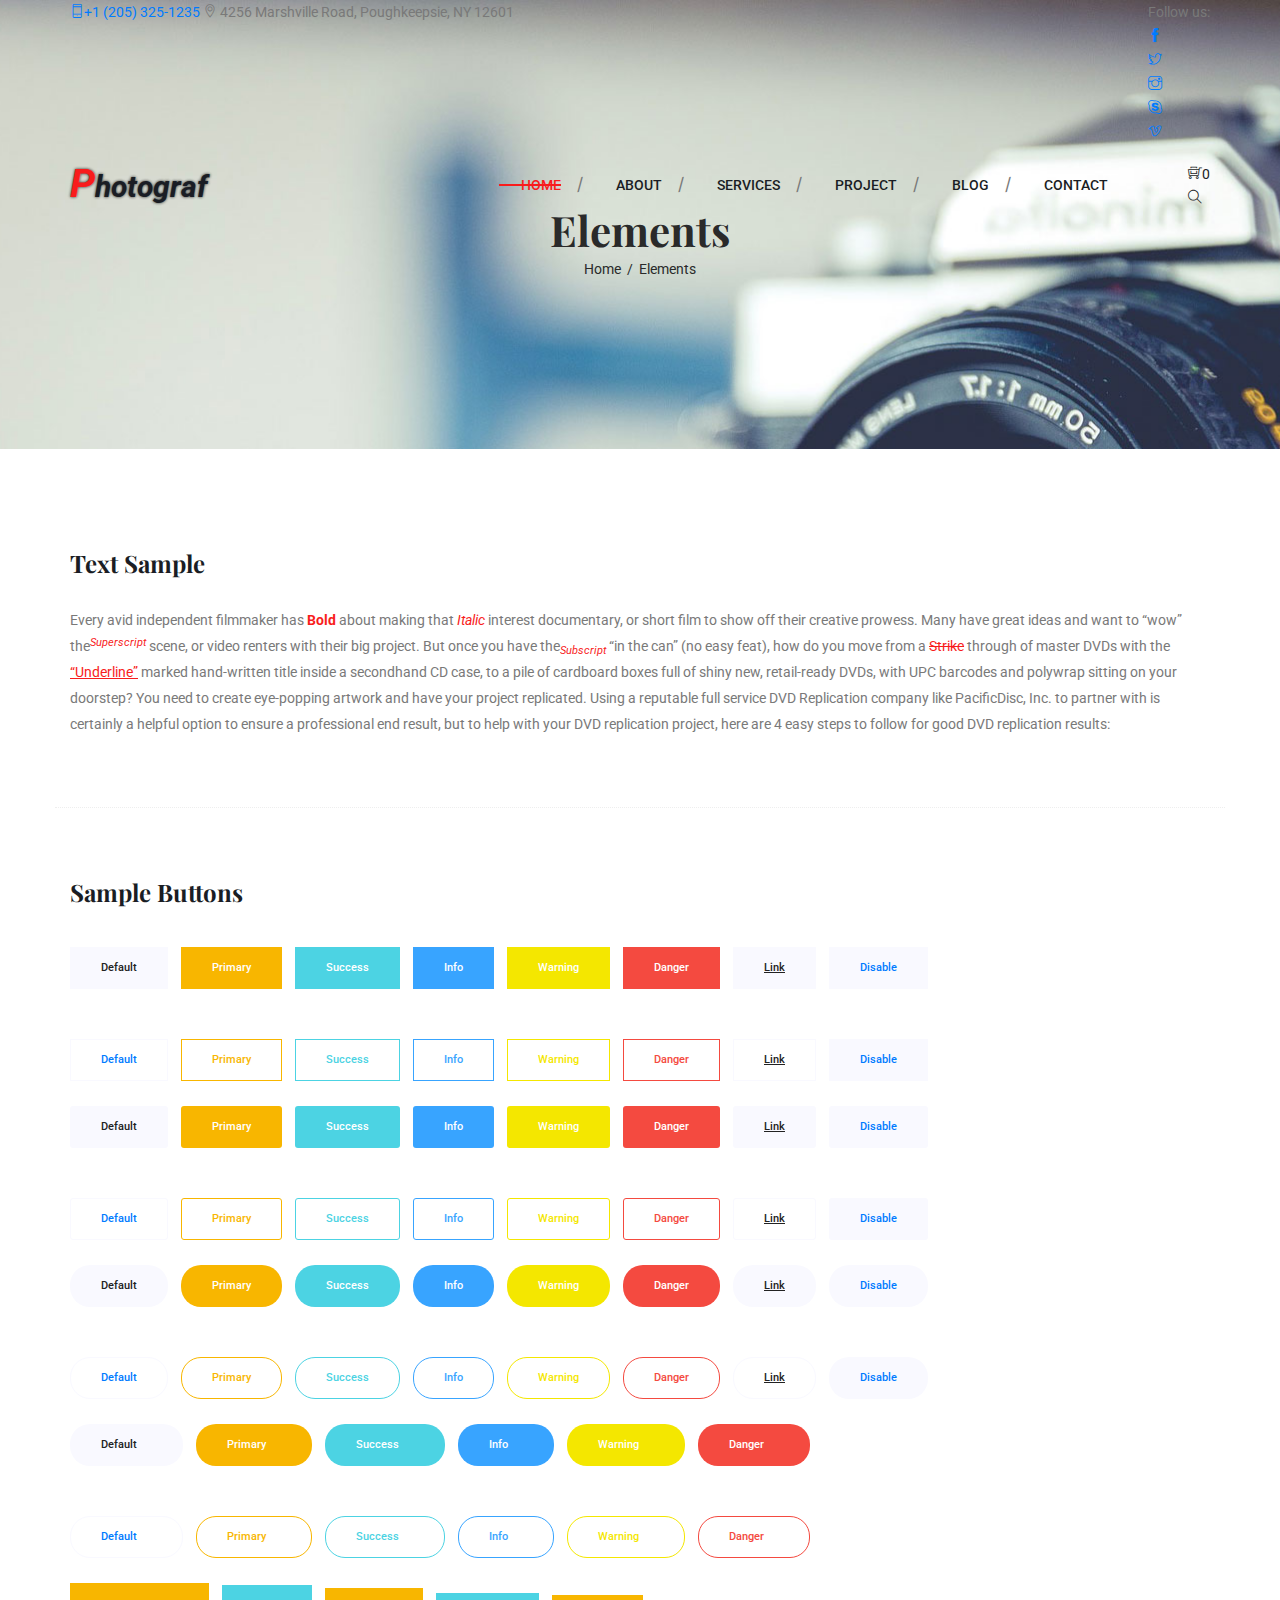
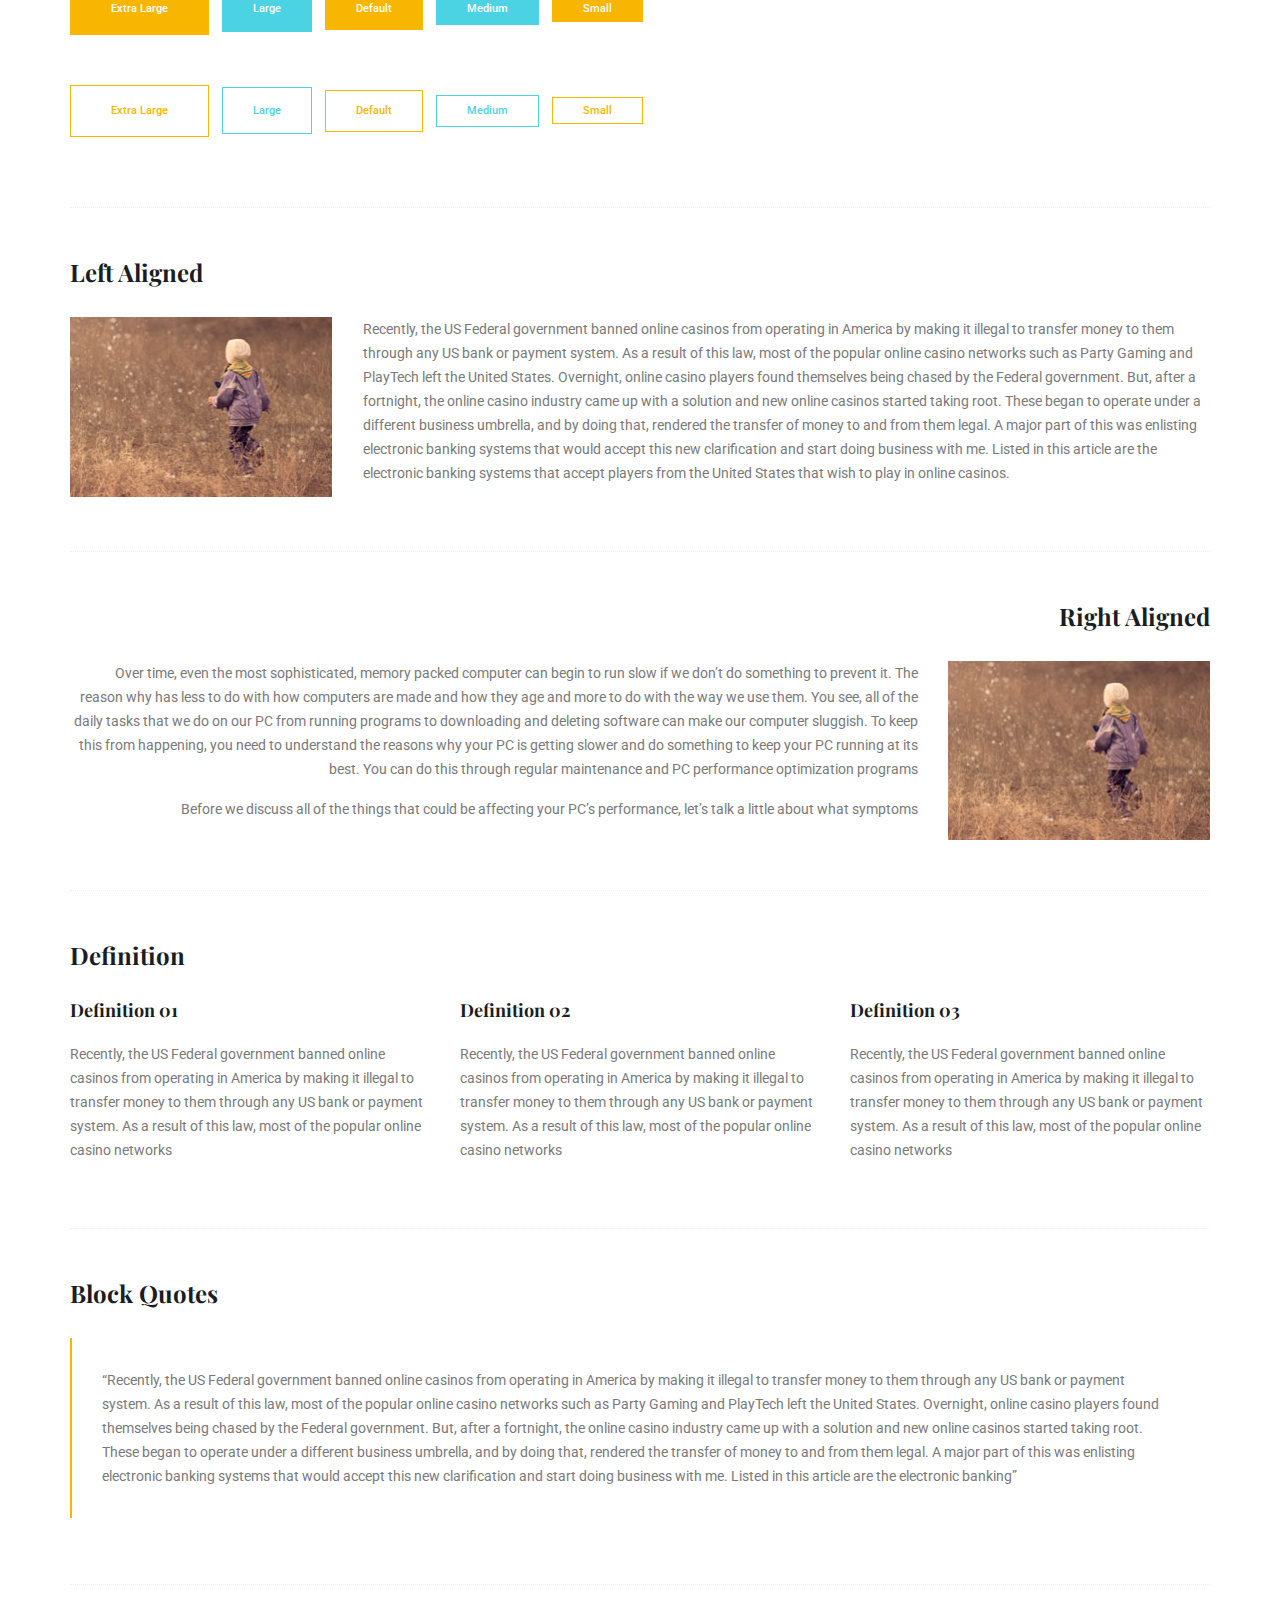
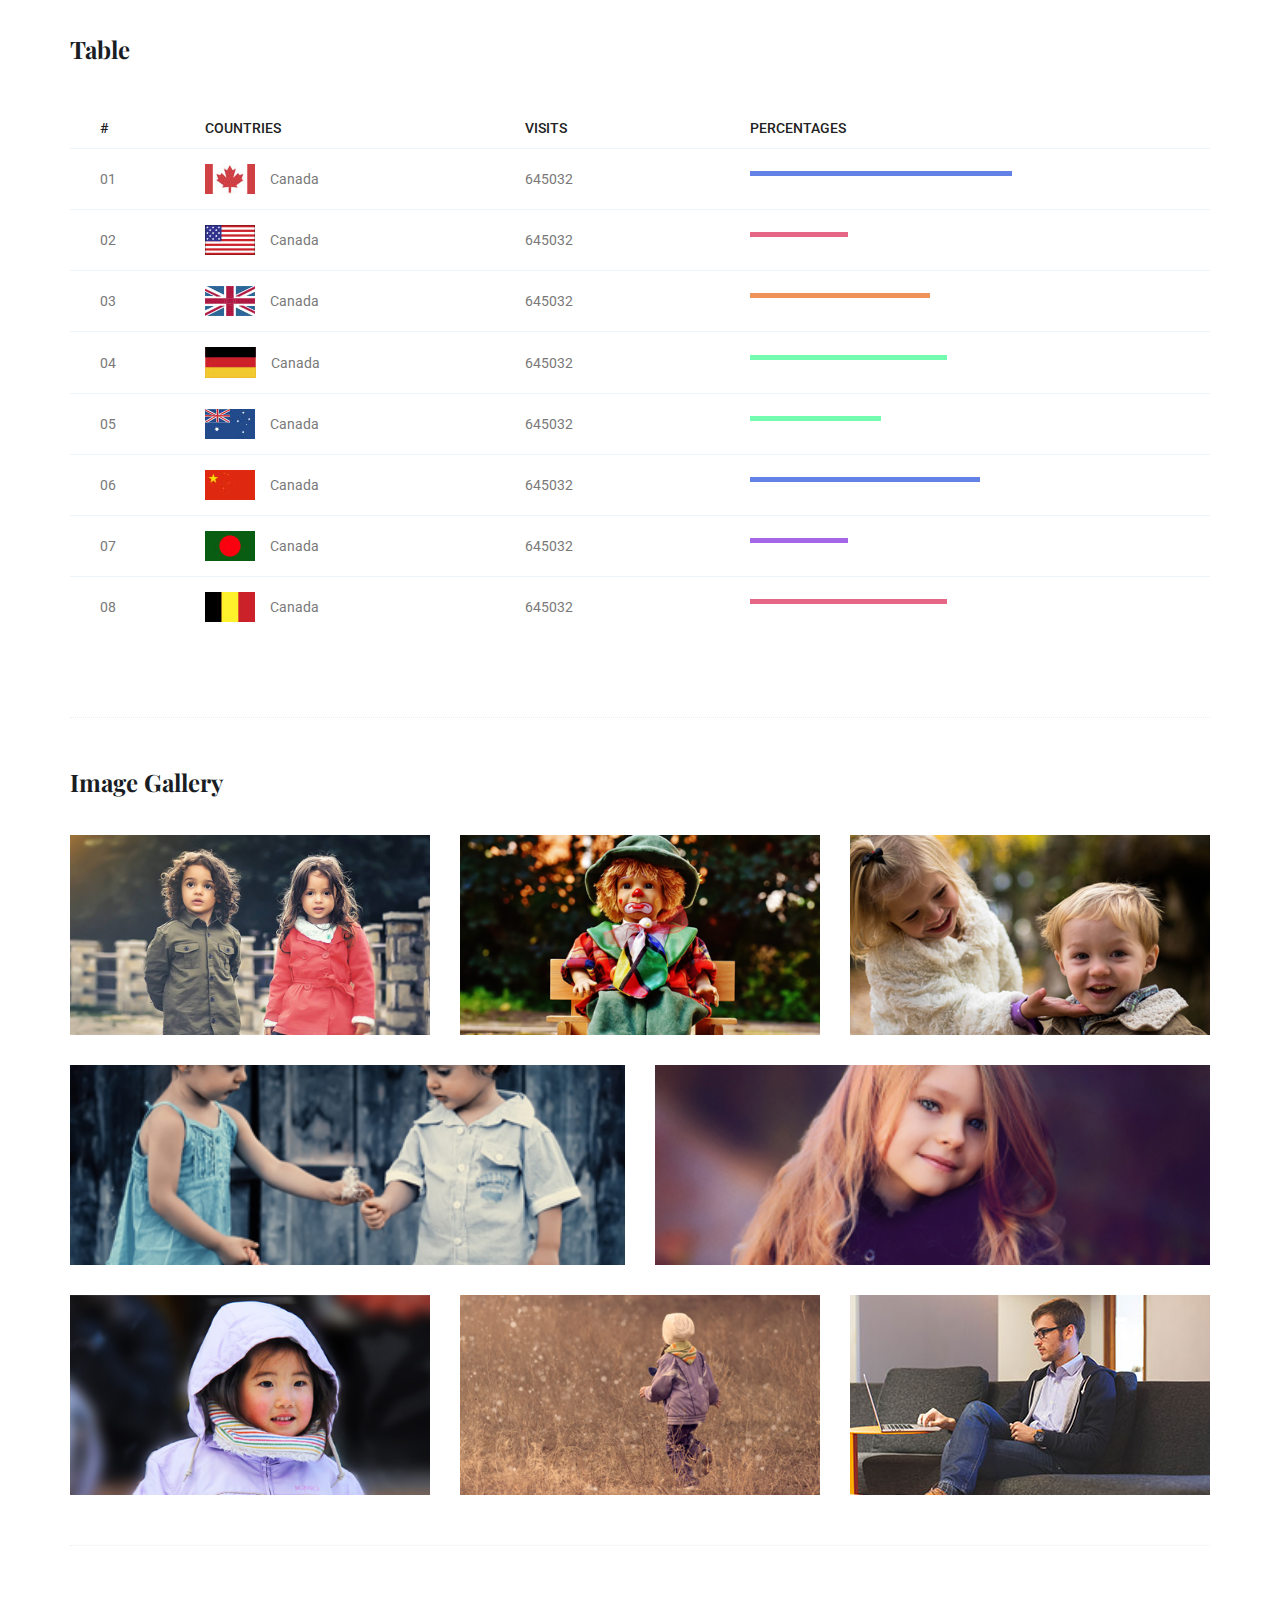
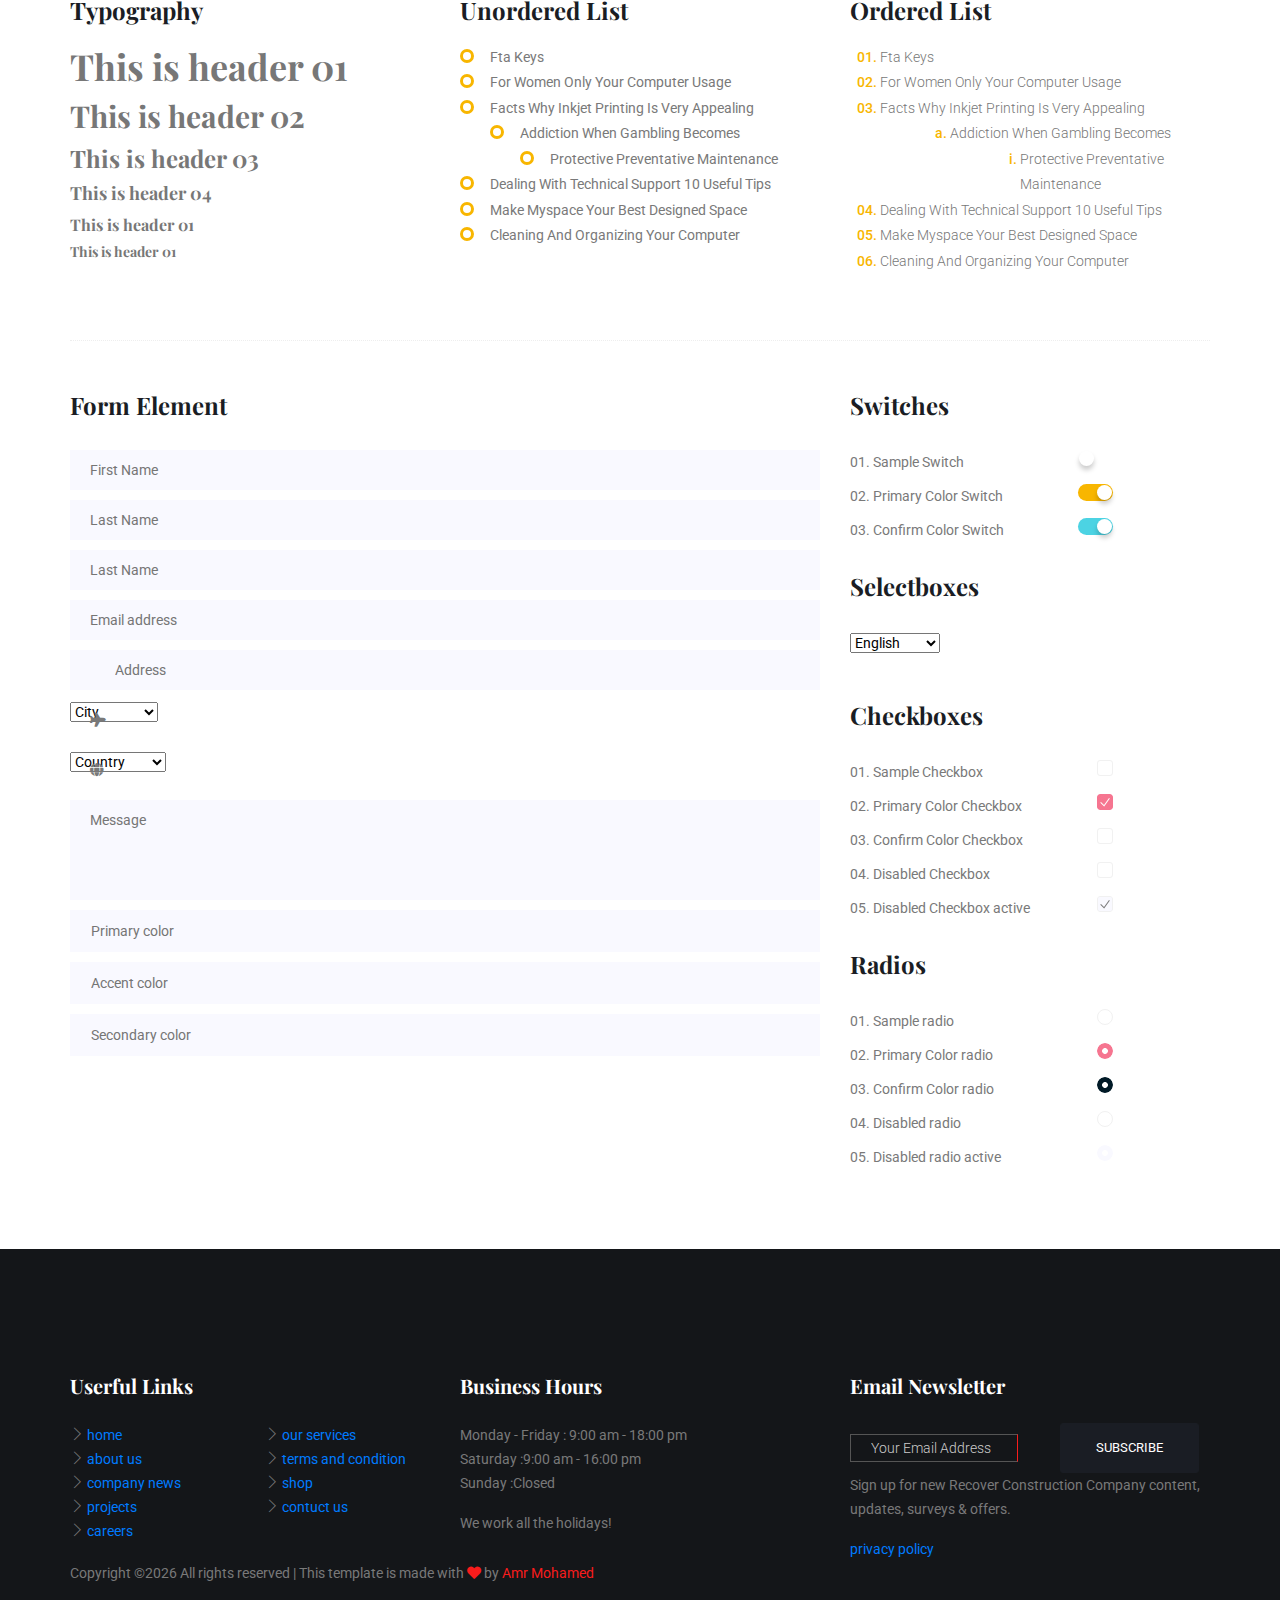
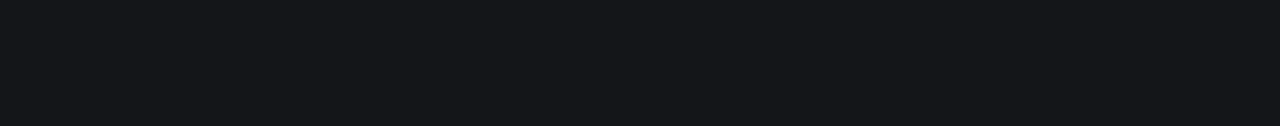
<file: element.html>
<!doctype html>
<html lang="en">
<head>
    <!-- Required meta tags -->
    <meta charset="utf-8">
    <meta name="viewport" content="width=device-width, initial-scale=1, shrink-to-fit=no">
    <link rel="icon" href="img/favicon.png" type="image/png">
    <title>Photograf</title>
    <!-- Bootstrap CSS -->
    <link rel="stylesheet" href="css/bootstrap.css">
    <link rel="stylesheet" href="css/themify-icons.css">
    <link rel="stylesheet" href="css/flaticon.css">
    <link rel="stylesheet" href="vendors/fontawesome/css/all.min.css">
    <link rel="stylesheet" href="vendors/owl-carousel/owl.carousel.min.css">
    <link rel="stylesheet" href="vendors/animate-css/animate.css">
    <!-- main css -->
    <link rel="stylesheet" href="css/style.css">
    <link rel="stylesheet" href="css/responsive.css">
</head>
<body>

    <!--================Header Menu Area =================-->
    <header class="header_area">
        <div class="top_menu row m0">
            <div class="container">
                <div class="float-left">
                    <a class="dn_btn" href="tel:+1 (205) 325-1235"><i class="ti-mobile"></i>+1 (205) 325-1235</a>
                    <span class="dn_btn"> <i class="ti-location-pin"></i> 4256 Marshville Road, Poughkeepsie, NY 12601</span>
                </div>
                <div class="float-right">
                    <span class="follow_us">Follow us: </span>
                    <ul class="list header_social">
                        <li><a href="#"><i class="ti-facebook"></i></a></li>
                        <li><a href="#"><i class="ti-twitter"></i></a></li>
                        <li><a href="#"><i class="ti-instagram"></i></a></li>
                        <li><a href="#"><i class="ti-skype"></i></a></li>
                        <li><a href="#"><i class="ti-vimeo"></i></a></li>
                    </ul> 
                </div>
            </div>  
        </div>  
        <div class="main_menu">
            <nav class="navbar navbar-expand-lg navbar-light">
                <div class="container">
                    <!-- Brand and toggle get grouped for better mobile display -->
                    <a class="navbar-brand logo_h" href="index.html">Photograf</a>
                    <button class="navbar-toggler" type="button" data-toggle="collapse" data-target="#navbarSupportedContent" aria-controls="navbarSupportedContent" aria-expanded="false" aria-label="Toggle navigation">
                        <span class="icon-bar"></span>
                        <span class="icon-bar"></span>
                        <span class="icon-bar"></span>
                    </button>
                    <!-- Collect the nav links, forms, and other content for toggling -->
                    <div class="collapse navbar-collapse offset" id="navbarSupportedContent">
                        <ul class="nav navbar-nav menu_nav ml-auto">
                            <li class="nav-item active"><a class="nav-link" href="index.html">Home</a></li> 
                            <li class="nav-item"><a class="nav-link" href="about-us.html">About</a></li> 
                            <li class="nav-item"><a class="nav-link" href="service.html">services</a></li> 
                            <li class="nav-item"><a class="nav-link" href="project.html">project</a></li>    
                            <li class="nav-item submenu dropdown">
                                <a href="#" class="nav-link dropdown-toggle" data-toggle="dropdown" role="button" aria-haspopup="true" aria-expanded="false">Blog</a>
                                <ul class="dropdown-menu">
                                    <li class="nav-item"><a class="nav-link" href="blog.html">Blog</a></li>
                                    <li class="nav-item"><a class="nav-link" href="single-blog.html">Blog Details</a></li>
                                    <li class="nav-item"><a class="nav-link" href="project-details.html">Project Details</a></li>
                                    <li class="nav-item"><a class="nav-link" href="price.html">Pricing</a></li>
                                </ul>
                            </li> 
                            <li class="nav-item"><a class="nav-link" href="contact.html">Contact</a></li>
                        </ul>
                    </div>
                    <div class="right-button">
                        <ul>
                            <li class="shop-icon"><a href="#"><i class="ti-shopping-cart-full"></i><span>0</span></a></li>
                            <li><a href="#"><i class="ti-search"></i></a></li>
                        </ul>
                    </div> 
                </div>
            </nav>

        </div>
    </header>
    <!--================Header Menu Area =================-->


    <!--================Hero Banner Area Start =================-->
    <section class="hero-banner hero-banner-sm">
        <div class="container text-center">
            <h2>Elements</h2>
            <nav aria-label="breadcrumb" class="banner-breadcrumb">
                <ol class="breadcrumb">
                    <li class="breadcrumb-item"><a href="#">Home</a></li>
                    <li class="breadcrumb-item active" aria-current="page">Elements</li>
                </ol>
            </nav>
        </div>
    </section>
    <!--================Hero Banner Area End =================-->


    <!-- Start Sample Area -->
    <section class="sample-text-area">
        <div class="container">
            <h3 class="text-heading title_color">Text Sample</h3>
            <p class="sample-text">
                Every avid independent filmmaker has <b>Bold</b> about making that <i>Italic</i> interest documentary, or short film to show off their creative prowess. Many have great ideas and want to “wow” the<sup>Superscript</sup> scene, or video renters with their big project.  But once you have the<sub>Subscript</sub> “in the can” (no easy feat), how do you move from a <del>Strike</del> through of master DVDs with the <u>“Underline”</u> marked hand-written title inside a secondhand CD case, to a pile of cardboard boxes full of shiny new, retail-ready DVDs, with UPC barcodes and polywrap sitting on your doorstep?  You need to create eye-popping artwork and have your project replicated. Using a reputable full service DVD Replication company like PacificDisc, Inc. to partner with is certainly a helpful option to ensure a professional end result, but to help with your DVD replication project, here are 4 easy steps to follow for good DVD replication results: 

            </p>
        </div>
    </section>
    <!-- End Sample Area -->
    <!-- Start Button -->
    <section class="button-area">
        <div class="container border-top-generic">
            <h3 class="text-heading title_color">Sample Buttons</h3>
            <div class="button-group-area">
                <a href="#" class="genric-btn default">Default</a>
                <a href="#" class="genric-btn primary">Primary</a>
                <a href="#" class="genric-btn success">Success</a>
                <a href="#" class="genric-btn info">Info</a>
                <a href="#" class="genric-btn warning">Warning</a>
                <a href="#" class="genric-btn danger">Danger</a>
                <a href="#" class="genric-btn link">Link</a>
                <a href="#" class="genric-btn disable">Disable</a>
            </div>
            <div class="button-group-area mt-10">
                <a href="#" class="genric-btn default-border">Default</a>
                <a href="#" class="genric-btn primary-border">Primary</a>
                <a href="#" class="genric-btn success-border">Success</a>
                <a href="#" class="genric-btn info-border">Info</a>
                <a href="#" class="genric-btn warning-border">Warning</a>
                <a href="#" class="genric-btn danger-border">Danger</a>
                <a href="#" class="genric-btn link-border">Link</a>
                <a href="#" class="genric-btn disable">Disable</a>
            </div>
            <div class="button-group-area mt-40">
                <a href="#" class="genric-btn default radius">Default</a>
                <a href="#" class="genric-btn primary radius">Primary</a>
                <a href="#" class="genric-btn success radius">Success</a>
                <a href="#" class="genric-btn info radius">Info</a>
                <a href="#" class="genric-btn warning radius">Warning</a>
                <a href="#" class="genric-btn danger radius">Danger</a>
                <a href="#" class="genric-btn link radius">Link</a>
                <a href="#" class="genric-btn disable radius">Disable</a>
            </div>
            <div class="button-group-area mt-10">
                <a href="#" class="genric-btn default-border radius">Default</a>
                <a href="#" class="genric-btn primary-border radius">Primary</a>
                <a href="#" class="genric-btn success-border radius">Success</a>
                <a href="#" class="genric-btn info-border radius">Info</a>
                <a href="#" class="genric-btn warning-border radius">Warning</a>
                <a href="#" class="genric-btn danger-border radius">Danger</a>
                <a href="#" class="genric-btn link-border radius">Link</a>
                <a href="#" class="genric-btn disable radius">Disable</a>
            </div>
            <div class="button-group-area mt-40">
                <a href="#" class="genric-btn default circle">Default</a>
                <a href="#" class="genric-btn primary circle">Primary</a>
                <a href="#" class="genric-btn success circle">Success</a>
                <a href="#" class="genric-btn info circle">Info</a>
                <a href="#" class="genric-btn warning circle">Warning</a>
                <a href="#" class="genric-btn danger circle">Danger</a>
                <a href="#" class="genric-btn link circle">Link</a>
                <a href="#" class="genric-btn disable circle">Disable</a>
            </div>
            <div class="button-group-area mt-10">
                <a href="#" class="genric-btn default-border circle">Default</a>
                <a href="#" class="genric-btn primary-border circle">Primary</a>
                <a href="#" class="genric-btn success-border circle">Success</a>
                <a href="#" class="genric-btn info-border circle">Info</a>
                <a href="#" class="genric-btn warning-border circle">Warning</a>
                <a href="#" class="genric-btn danger-border circle">Danger</a>
                <a href="#" class="genric-btn link-border circle">Link</a>
                <a href="#" class="genric-btn disable circle">Disable</a>
            </div>
            <div class="button-group-area mt-40">
                <a href="#" class="genric-btn default circle arrow">Default<span class="lnr lnr-arrow-right"></span></a>
                <a href="#" class="genric-btn primary circle arrow">Primary<span class="lnr lnr-arrow-right"></span></a>
                <a href="#" class="genric-btn success circle arrow">Success<span class="lnr lnr-arrow-right"></span></a>
                <a href="#" class="genric-btn info circle arrow">Info<span class="lnr lnr-arrow-right"></span></a>
                <a href="#" class="genric-btn warning circle arrow">Warning<span class="lnr lnr-arrow-right"></span></a>
                <a href="#" class="genric-btn danger circle arrow">Danger<span class="lnr lnr-arrow-right"></span></a>
            </div>
            <div class="button-group-area mt-10">
                <a href="#" class="genric-btn default-border circle arrow">Default<span class="lnr lnr-arrow-right"></span></a>
                <a href="#" class="genric-btn primary-border circle arrow">Primary<span class="lnr lnr-arrow-right"></span></a>
                <a href="#" class="genric-btn success-border circle arrow">Success<span class="lnr lnr-arrow-right"></span></a>
                <a href="#" class="genric-btn info-border circle arrow">Info<span class="lnr lnr-arrow-right"></span></a>
                <a href="#" class="genric-btn warning-border circle arrow">Warning<span class="lnr lnr-arrow-right"></span></a>
                <a href="#" class="genric-btn danger-border circle arrow">Danger<span class="lnr lnr-arrow-right"></span></a>
            </div>
            <div class="button-group-area mt-40">
                <a href="#" class="genric-btn primary e-large">Extra Large</a>
                <a href="#" class="genric-btn success large">Large</a>
                <a href="#" class="genric-btn primary">Default</a>
                <a href="#" class="genric-btn success medium">Medium</a>
                <a href="#" class="genric-btn primary small">Small</a>
            </div>
            <div class="button-group-area mt-10">
                <a href="#" class="genric-btn primary-border e-large">Extra Large</a>
                <a href="#" class="genric-btn success-border large">Large</a>
                <a href="#" class="genric-btn primary-border">Default</a>
                <a href="#" class="genric-btn success-border medium">Medium</a>
                <a href="#" class="genric-btn primary-border small">Small</a>
            </div>
        </div>
    </section>
    <!-- End Button -->
    <!-- Start Align Area -->
    <div class="whole-wrap">
        <div class="container">
            <div class="section-top-border">
                <h3 class="mb-30 title_color">Left Aligned</h3>
                <div class="row">
                    <div class="col-md-3">
                        <img src="img/elements/d.jpg" alt="" class="img-fluid">
                    </div>
                    <div class="col-md-9 mt-sm-20 left-align-p">
                        <p>Recently, the US Federal government banned online casinos from operating in America by making it illegal to transfer money to them through any US bank or payment system. As a result of this law, most of the popular online casino networks such as Party Gaming and PlayTech left the United States. Overnight, online casino players found themselves being chased by the Federal government. But, after a fortnight, the online casino industry came up with a solution and new online casinos started taking root. These began to operate under a different business umbrella, and by doing that, rendered the transfer of money to and from them legal. A major part of this was enlisting electronic banking systems that would accept this new clarification and start doing business with me. Listed in this article are the electronic banking systems that accept players from the United States that wish to play in online casinos.</p>
                    </div>
                </div>
            </div>
            <div class="section-top-border text-right">
                <h3 class="mb-30 title_color">Right Aligned</h3>
                <div class="row">
                    <div class="col-md-9">
                        <p class="text-right">Over time, even the most sophisticated, memory packed computer can begin to run slow if we don’t do something to prevent it. The reason why has less to do with how computers are made and how they age and more to do with the way we use them. You see, all of the daily tasks that we do on our PC from running programs to downloading and deleting software can make our computer sluggish. To keep this from happening, you need to understand the reasons why your PC is getting slower and do something to keep your PC running at its best. You can do this through regular maintenance and PC performance optimization programs</p>
                        <p class="text-right">Before we discuss all of the things that could be affecting your PC’s performance, let’s talk a little about what symptoms</p>
                    </div>
                    <div class="col-md-3">
                        <img src="img/elements/d.jpg" alt="" class="img-fluid">
                    </div>
                </div>
            </div>
            <div class="section-top-border">
                <h3 class="mb-30 title_color">Definition</h3>
                <div class="row">
                    <div class="col-md-4">
                        <div class="single-defination">
                            <h4 class="mb-20">Definition 01</h4>
                            <p>Recently, the US Federal government banned online casinos from operating in America by making it illegal to transfer money to them through any US bank or payment system. As a result of this law, most of the popular online casino networks</p>
                        </div>
                    </div>
                    <div class="col-md-4">
                        <div class="single-defination">
                            <h4 class="mb-20">Definition 02</h4>
                            <p>Recently, the US Federal government banned online casinos from operating in America by making it illegal to transfer money to them through any US bank or payment system. As a result of this law, most of the popular online casino networks</p>
                        </div>
                    </div>
                    <div class="col-md-4">
                        <div class="single-defination">
                            <h4 class="mb-20">Definition 03</h4>
                            <p>Recently, the US Federal government banned online casinos from operating in America by making it illegal to transfer money to them through any US bank or payment system. As a result of this law, most of the popular online casino networks</p>
                        </div>
                    </div>
                </div>
            </div>
            <div class="section-top-border">
                <h3 class="mb-30 title_color">Block Quotes</h3>
                <div class="row">
                    <div class="col-lg-12">
                        <blockquote class="generic-blockquote">
                            “Recently, the US Federal government banned online casinos from operating in America by making it illegal to transfer money to them through any US bank or payment system. As a result of this law, most of the popular online casino networks such as Party Gaming and PlayTech left the United States. Overnight, online casino players found themselves being chased by the Federal government. But, after a fortnight, the online casino industry came up with a solution and new online casinos started taking root. These began to operate under a different business umbrella, and by doing that, rendered the transfer of money to and from them legal. A major part of this was enlisting electronic banking systems that would accept this new clarification and start doing business with me. Listed in this article are the electronic banking” 
                        </blockquote>
                    </div>
                </div>
            </div>
            <div class="section-top-border">
                <h3 class="mb-30 title_color">Table</h3>
                <div class="progress-table-wrap">
                    <div class="progress-table">
                        <div class="table-head">
                            <div class="serial">#</div>
                            <div class="country">Countries</div>
                            <div class="visit">Visits</div>
                            <div class="percentage">Percentages</div>
                        </div>
                        <div class="table-row">
                            <div class="serial">01</div>
                            <div class="country"> <img src="img/elements/f1.jpg" alt="flag">Canada</div>
                            <div class="visit">645032</div>
                            <div class="percentage">
                                <div class="progress">
                                    <div class="progress-bar color-1" role="progressbar" style="width: 80%" aria-valuenow="80" aria-valuemin="0" aria-valuemax="100"></div>
                                </div>
                            </div>
                        </div>
                        <div class="table-row">
                            <div class="serial">02</div>
                            <div class="country"> <img src="img/elements/f2.jpg" alt="flag">Canada</div>
                            <div class="visit">645032</div>
                            <div class="percentage">
                                <div class="progress">
                                    <div class="progress-bar color-2" role="progressbar" style="width: 30%" aria-valuenow="30" aria-valuemin="0" aria-valuemax="100"></div>
                                </div>
                            </div>
                        </div>
                        <div class="table-row">
                            <div class="serial">03</div>
                            <div class="country"> <img src="img/elements/f3.jpg" alt="flag">Canada</div>
                            <div class="visit">645032</div>
                            <div class="percentage">
                                <div class="progress">
                                    <div class="progress-bar color-3" role="progressbar" style="width: 55%" aria-valuenow="55" aria-valuemin="0" aria-valuemax="100"></div>
                                </div>
                            </div>
                        </div>
                        <div class="table-row">
                            <div class="serial">04</div>
                            <div class="country"> <img src="img/elements/f4.jpg" alt="flag">Canada</div>
                            <div class="visit">645032</div>
                            <div class="percentage">
                                <div class="progress">
                                    <div class="progress-bar color-4" role="progressbar" style="width: 60%" aria-valuenow="60" aria-valuemin="0" aria-valuemax="100"></div>
                                </div>
                            </div>
                        </div>
                        <div class="table-row">
                            <div class="serial">05</div>
                            <div class="country"> <img src="img/elements/f5.jpg" alt="flag">Canada</div>
                            <div class="visit">645032</div>
                            <div class="percentage">
                                <div class="progress">
                                    <div class="progress-bar color-5" role="progressbar" style="width: 40%" aria-valuenow="40" aria-valuemin="0" aria-valuemax="100"></div>
                                </div>
                            </div>
                        </div>
                        <div class="table-row">
                            <div class="serial">06</div>
                            <div class="country"> <img src="img/elements/f6.jpg" alt="flag">Canada</div>
                            <div class="visit">645032</div>
                            <div class="percentage">
                                <div class="progress">
                                    <div class="progress-bar color-6" role="progressbar" style="width: 70%" aria-valuenow="70" aria-valuemin="0" aria-valuemax="100"></div>
                                </div>
                            </div>
                        </div>
                        <div class="table-row">
                            <div class="serial">07</div>
                            <div class="country"> <img src="img/elements/f7.jpg" alt="flag">Canada</div>
                            <div class="visit">645032</div>
                            <div class="percentage">
                                <div class="progress">
                                    <div class="progress-bar color-7" role="progressbar" style="width: 30%" aria-valuenow="30" aria-valuemin="0" aria-valuemax="100"></div>
                                </div>
                            </div>
                        </div>
                        <div class="table-row">
                            <div class="serial">08</div>
                            <div class="country"> <img src="img/elements/f8.jpg" alt="flag">Canada</div>
                            <div class="visit">645032</div>
                            <div class="percentage">
                                <div class="progress">
                                    <div class="progress-bar color-8" role="progressbar" style="width: 60%" aria-valuenow="60" aria-valuemin="0" aria-valuemax="100"></div>
                                </div>
                            </div>
                        </div>
                    </div>
                </div>
            </div>
            <div class="section-top-border">
                <h3 class="title_color">Image Gallery</h3>
                <div class="row gallery-item">
                    <div class="col-md-4">
                        <a href="img/elements/g1.jpg" class="img-gal"><div class="single-gallery-image" style="background: url(img/elements/g1.jpg);"></div></a>
                    </div>
                    <div class="col-md-4">
                        <a href="img/elements/g2.jpg" class="img-gal"><div class="single-gallery-image" style="background: url(img/elements/g2.jpg);"></div></a>
                    </div>
                    <div class="col-md-4">
                        <a href="img/elements/g3.jpg" class="img-gal"><div class="single-gallery-image" style="background: url(img/elements/g3.jpg);"></div></a>
                    </div>
                    <div class="col-md-6">
                        <a href="img/elements/g4.jpg" class="img-gal"><div class="single-gallery-image" style="background: url(img/elements/g4.jpg);"></div></a>
                    </div>
                    <div class="col-md-6">
                        <a href="img/elements/g5.jpg" class="img-gal"><div class="single-gallery-image" style="background: url(img/elements/g5.jpg);"></div></a>
                    </div>
                    <div class="col-md-4">
                        <a href="img/elements/g6.jpg" class="img-gal"><div class="single-gallery-image" style="background: url(img/elements/g6.jpg);"></div></a>
                    </div>
                    <div class="col-md-4">
                        <a href="img/elements/g7.jpg" class="img-gal"><div class="single-gallery-image" style="background: url(img/elements/g7.jpg);"></div></a>
                    </div>
                    <div class="col-md-4">
                        <a href="img/elements/g8.jpg" class="img-gal"><div class="single-gallery-image" style="background: url(img/elements/g8.jpg);"></div></a>
                    </div>
                </div>
            </div>
            <div class="section-top-border">
                <div class="row">
                    <div class="col-lg-4 col-sm-6 typo-sec">
                        <h3 class="mb-20 title_color">Typography</h3>
                        <div class="typography">
                            <h1 class="typo-list">This is header 01</h1>
                            <h2 class="typo-list">This is header 02</h2>
                            <h3 class="typo-list">This is header 03</h3>
                            <h4 class="typo-list">This is header 04</h4>
                            <h5 class="typo-list">This is header 01</h5>
                            <h6 class="typo-list">This is header 01</h6>
                        </div>
                    </div>
                    <div class="col-lg-4 col-sm-6 mt-sm-30 typo-sec">
                        <h3 class="mb-20 title_color">Unordered List</h3>
                        <div class="">
                            <ul class="unordered-list">
                                <li>Fta Keys</li>
                                <li>For Women Only Your Computer Usage</li>
                                <li>Facts Why Inkjet Printing Is Very Appealing
                                    <ul>
                                        <li>Addiction When Gambling Becomes
                                            <ul>
                                              <li>Protective Preventative Maintenance</li>
                                          </ul>
                                      </li>
                                  </ul>
                              </li>
                              <li>Dealing With Technical Support 10 Useful Tips</li>
                              <li>Make Myspace Your Best Designed Space</li>
                              <li>Cleaning And Organizing Your Computer</li>
                          </ul>
                      </div>
                  </div>
                  <div class="col-lg-4 col-sm-6 mt-sm-30 typo-sec">
                    <h3 class="mb-20 title_color">Ordered List</h3>
                    <div class="">
                        <ol class="ordered-list">
                            <li><span>Fta Keys</span></li>
                            <li><span>For Women Only Your Computer Usage</span></li>
                            <li><span>Facts Why Inkjet Printing Is Very Appealing</span>
                                <ol class="ordered-list-alpha">
                                    <li><span>Addiction When Gambling Becomes</span>
                                        <ol class="ordered-list-roman">
                                          <li><span>Protective Preventative Maintenance</span></li>
                                      </ol>
                                  </li>
                              </ol>
                          </li>
                          <li><span>Dealing With Technical Support 10 Useful Tips</span></li>
                          <li><span>Make Myspace Your Best Designed Space</span></li>
                          <li><span>Cleaning And Organizing Your Computer</span></li>
                      </ol>
                  </div>
              </div>
          </div>
      </div>
      <div class="section-top-border">
        <div class="row">
            <div class="col-lg-8 col-md-8">
                <h3 class="mb-30 title_color">Form Element</h3>
                <form action="#">
                    <div class="mt-10">
                        <input type="text" name="first_name" placeholder="First Name" onfocus="this.placeholder = ''" onblur="this.placeholder = 'First Name'" required class="single-input">
                    </div>
                    <div class="mt-10">
                        <input type="text" name="last_name" placeholder="Last Name" onfocus="this.placeholder = ''" onblur="this.placeholder = 'Last Name'" required class="single-input">
                    </div>
                    <div class="mt-10">
                        <input type="text" name="last_name" placeholder="Last Name" onfocus="this.placeholder = ''" onblur="this.placeholder = 'Last Name'" required class="single-input">
                    </div>
                    <div class="mt-10">
                        <input type="email" name="EMAIL" placeholder="Email address" onfocus="this.placeholder = ''" onblur="this.placeholder = 'Email address'" required class="single-input">
                    </div>
                    <div class="input-group-icon mt-10">
                        <div class="icon"><i class="fa fa-thumb-tack" aria-hidden="true"></i></div>
                        <input type="text" name="address" placeholder="Address" onfocus="this.placeholder = ''" onblur="this.placeholder = 'Address'" required class="single-input">
                    </div>
                    <div class="input-group-icon mt-10">
                        <div class="icon"><i class="fa fa-plane" aria-hidden="true"></i></div>
                        <div class="form-select" id="default-select">
                            <select>
                                <option value="1">City</option>
                                <option value="1">Dhaka</option>
                                <option value="1">Dilli</option>
                                <option value="1">Newyork</option>
                                <option value="1">Islamabad</option>
                            </select>
                        </div>
                    </div>
                    <div class="input-group-icon mt-10">
                        <div class="icon"><i class="fa fa-globe" aria-hidden="true"></i></div>
                        <div class="form-select" id="default-select2">
                            <select>
                                <option value="1">Country</option>
                                <option value="1">Bangladesh</option>
                                <option value="1">India</option>
                                <option value="1">England</option>
                                <option value="1">Srilanka</option>
                            </select>
                        </div>
                    </div>

                    <div class="mt-10">
                        <textarea class="single-textarea" placeholder="Message" onfocus="this.placeholder = ''" onblur="this.placeholder = 'Message'" required></textarea>
                    </div>
                    <div class="mt-10">
                        <input type="text" name="first_name" placeholder="Primary color" onfocus="this.placeholder = ''" onblur="this.placeholder = 'Primary color'" required class="single-input-primary">
                    </div>
                    <div class="mt-10">
                        <input type="text" name="first_name" placeholder="Accent color" onfocus="this.placeholder = ''" onblur="this.placeholder = 'Accent color'" required class="single-input-accent">
                    </div>
                    <div class="mt-10">
                        <input type="text" name="first_name" placeholder="Secondary color" onfocus="this.placeholder = ''" onblur="this.placeholder = 'Secondary color'" required class="single-input-secondary">
                    </div>
                </form>
            </div>
            <div class="col-lg-3 col-md-4 mt-sm-30 element-wrap">
                <div class="single-element-widget">
                    <h3 class="mb-30 title_color">Switches</h3>
                    <div class="switch-wrap d-flex justify-content-between">
                        <p>01. Sample Switch</p>
                        <div class="primary-switch">
                            <input type="checkbox" id="default-switch">
                            <label for="default-switch"></label>
                        </div>
                    </div>
                    <div class="switch-wrap d-flex justify-content-between">
                        <p>02. Primary Color Switch</p>
                        <div class="primary-switch">
                            <input type="checkbox" id="primary-switch" checked>
                            <label for="primary-switch"></label>
                        </div>
                    </div>
                    <div class="switch-wrap d-flex justify-content-between">
                        <p>03. Confirm Color Switch</p>
                        <div class="confirm-switch">
                            <input type="checkbox" id="confirm-switch" checked>
                            <label for="confirm-switch"></label>
                        </div>
                    </div>
                </div>
                <div class="single-element-widget">
                    <h3 class="mb-30 title_color">Selectboxes</h3>
                    <div class="default-select" id="default-select">
                        <select>
                            <option value="1">English</option>
                            <option value="1">Spanish</option>
                            <option value="1">Arabic</option>
                            <option value="1">Portuguise</option>
                            <option value="1">Bengali</option>
                        </select>
                    </div>
                </div>
                <div class="single-element-widget">
                    <h3 class="mb-30 title_color">Checkboxes</h3>
                    <div class="switch-wrap d-flex justify-content-between">
                        <p>01. Sample Checkbox</p>
                        <div class="primary-checkbox">
                            <input type="checkbox" id="default-checkbox">
                            <label for="default-checkbox"></label>
                        </div>
                    </div>
                    <div class="switch-wrap d-flex justify-content-between">
                        <p>02. Primary Color Checkbox</p>
                        <div class="primary-checkbox">
                            <input type="checkbox" id="primary-checkbox" checked>
                            <label for="primary-checkbox"></label>
                        </div>
                    </div>
                    <div class="switch-wrap d-flex justify-content-between">
                        <p>03. Confirm Color Checkbox</p>
                        <div class="confirm-checkbox">
                            <input type="checkbox" id="confirm-checkbox">
                            <label for="confirm-checkbox"></label>
                        </div>
                    </div>
                    <div class="switch-wrap d-flex justify-content-between">
                        <p>04. Disabled Checkbox</p>
                        <div class="disabled-checkbox">
                            <input type="checkbox" id="disabled-checkbox" disabled>
                            <label for="disabled-checkbox"></label>
                        </div>
                    </div>
                    <div class="switch-wrap d-flex justify-content-between">
                        <p>05. Disabled Checkbox active</p>
                        <div class="disabled-checkbox">
                            <input type="checkbox" id="disabled-checkbox-active" checked disabled>
                            <label for="disabled-checkbox-active"></label>
                        </div>
                    </div>
                </div>
                <div class="single-element-widget">
                    <h3 class="mb-30 title_color">Radios</h3>
                    <div class="switch-wrap d-flex justify-content-between">
                        <p>01. Sample radio</p>
                        <div class="primary-radio">
                            <input type="checkbox" id="default-radio">
                            <label for="default-radio"></label>
                        </div>
                    </div>
                    <div class="switch-wrap d-flex justify-content-between">
                        <p>02. Primary Color radio</p>
                        <div class="primary-radio">
                            <input type="checkbox" id="primary-radio" checked>
                            <label for="primary-radio"></label>
                        </div>
                    </div>
                    <div class="switch-wrap d-flex justify-content-between">
                        <p>03. Confirm Color radio</p>
                        <div class="confirm-radio">
                            <input type="checkbox" id="confirm-radio" checked>
                            <label for="confirm-radio"></label>
                        </div>
                    </div>
                    <div class="switch-wrap d-flex justify-content-between">
                        <p>04. Disabled radio</p>
                        <div class="disabled-radio">
                            <input type="checkbox" id="disabled-radio" disabled>
                            <label for="disabled-radio"></label>
                        </div>
                    </div>
                    <div class="switch-wrap d-flex justify-content-between">
                        <p>05. Disabled radio active</p>
                        <div class="disabled-radio">
                            <input type="checkbox" id="disabled-radio-active" checked disabled>
                            <label for="disabled-radio-active"></label>
                        </div>
                    </div>
                </div>
            </div>
        </div>
    </div>
</div>
</div>
<!-- End Align Area -->

<!--================ start footer Area =================-->
<footer class="footer-area ">
    <div class="container">
        <div class="row">
            <div class="col-lg-4  col-md-6">
                <div class="single-footer-widget">
                    <h6>Userful Links</h6>
                    <div class="row">   
                        <div class="col-lg-6">
                            <ul class="footer-nav">
                                <li><i class="ti-angle-right"></i>
                                    <a href="#">home</a>
                                </li>
                                <li><i class="ti-angle-right"></i>
                                    <a href="#">about us</a>
                                </li>
                                <li><i class="ti-angle-right"></i>
                                    <a href="#">company news</a>
                                </li>
                                <li><i class="ti-angle-right"></i>
                                    <a href="#">projects</a>
                                </li>
                                <li><i class="ti-angle-right"></i>
                                    <a href="#">careers</a>
                                </li>
                            </ul>

                        </div>
                        <div class="col-lg-6">
                            <ul class="footer-nav">
                                <li><i class="ti-angle-right"></i>
                                    <a href="#">our services</a>
                                </li>
                                <li><i class="ti-angle-right"></i>
                                    <a href="#">terms and condition</a>
                                </li>
                                <li><i class="ti-angle-right"></i>
                                    <a href="#">shop</a>
                                </li>
                                <li><i class="ti-angle-right"></i>
                                    <a href="#">contuct us</a>
                                </li>
                            </ul>
                        </div>
                    </div>

                </div>
            </div>
            <div class="col-lg-4  col-md-6">
                <div class="single-footer-widget mail-chimp">
                    <h6 class="mb-20">Business Hours</h6>
                    <ul class="business-hour">
                        <li>Monday - Friday : <span>9:00 am - 18:00 pm</span>   </li>
                        <li>Saturday :<span>9:00 am - 16:00 pm</span></li>
                        <li>Sunday :<span>Closed</span></li>
                    </ul>
                    <p>We work all the holidays!</p>
                </div>
            </div>
            <div class="col-lg-4  col-md-12">
                <div class="single-footer-widget newsletter">
                    <h6>Email Newsletter</h6>
                    <div id="mc_embed_signup">
                        <form target="_blank" action="https://spondonit.us12.list-manage.com/subscribe/post?u=1462626880ade1ac87bd9c93a&amp;id=92a4423d01"
                        method="get" class="form-inline">

                        <div class="form-group row no-gutters">
                            <div class="col-lg-7 col-md-6 col-sm-12">
                                <input name="EMAIL" placeholder="Your Email Address" onfocus="this.placeholder = ''" onblur="this.placeholder = 'Your Email Address '"
                                required="" type="email">
                            </div>

                            <div class="col-lg-5 col-md-12">
                                <button class="nw-btn main_btn circle">subscribe
                                    <span class="lnr lnr-arrow-right"></span>
                                </button>
                            </div>
                        </div>
                        <div class="info"></div>
                    </form>
                </div>
                <p>Sign up for new Recover Construction Company
                content, updates, surveys & offers.</p>
                <a class="footer-link" href="#">privacy policy</a>
            </div>
        </div>
    </div>


</div>

<div class="footer-bottom">
    <div class="container">
        <div class="row ">
            <p class="col-lg-12 footer-text ">
Copyright &copy;<script>document.write(new Date().getFullYear());</script> All rights reserved | This template is made with <i class="fa fa-heart" aria-hidden="true"></i> by <a href="#">Amr Mohamed</a>

            </p>
        </div>    
    </div>  
</div>

</footer>
<!--================ End footer Area =================-->





<!-- Optional JavaScript -->
<!-- jQuery first, then Popper.js, then Bootstrap JS -->
<script src="js/jquery-3.3.1.min.js"></script>
<script src="js/popper.js"></script>
<script src="js/bootstrap.min.js"></script>
<script src="js/stellar.js"></script>
<script src="vendors/isotope/imagesloaded.pkgd.min.js"></script>
<script src="vendors/isotope/isotope.pkgd.min.js"></script>
<script src="vendors/owl-carousel/owl.carousel.min.js"></script>
<script src="js/jquery.ajaxchimp.min.js"></script>
<script src="js/jquery.counterup.min.js"></script>
<script src="js/jquery.waypoints.min.js"></script>
<script src="js/mail-script.js"></script>
<script src="js/contact.js"></script>
<script src="js/jquery.form.js"></script>
<script src="js/jquery.validate.min.js"></script>
<script src="js/mail-script.js"></script>
<script src="js/theme.js"></script>
</body>
</html>
</file>
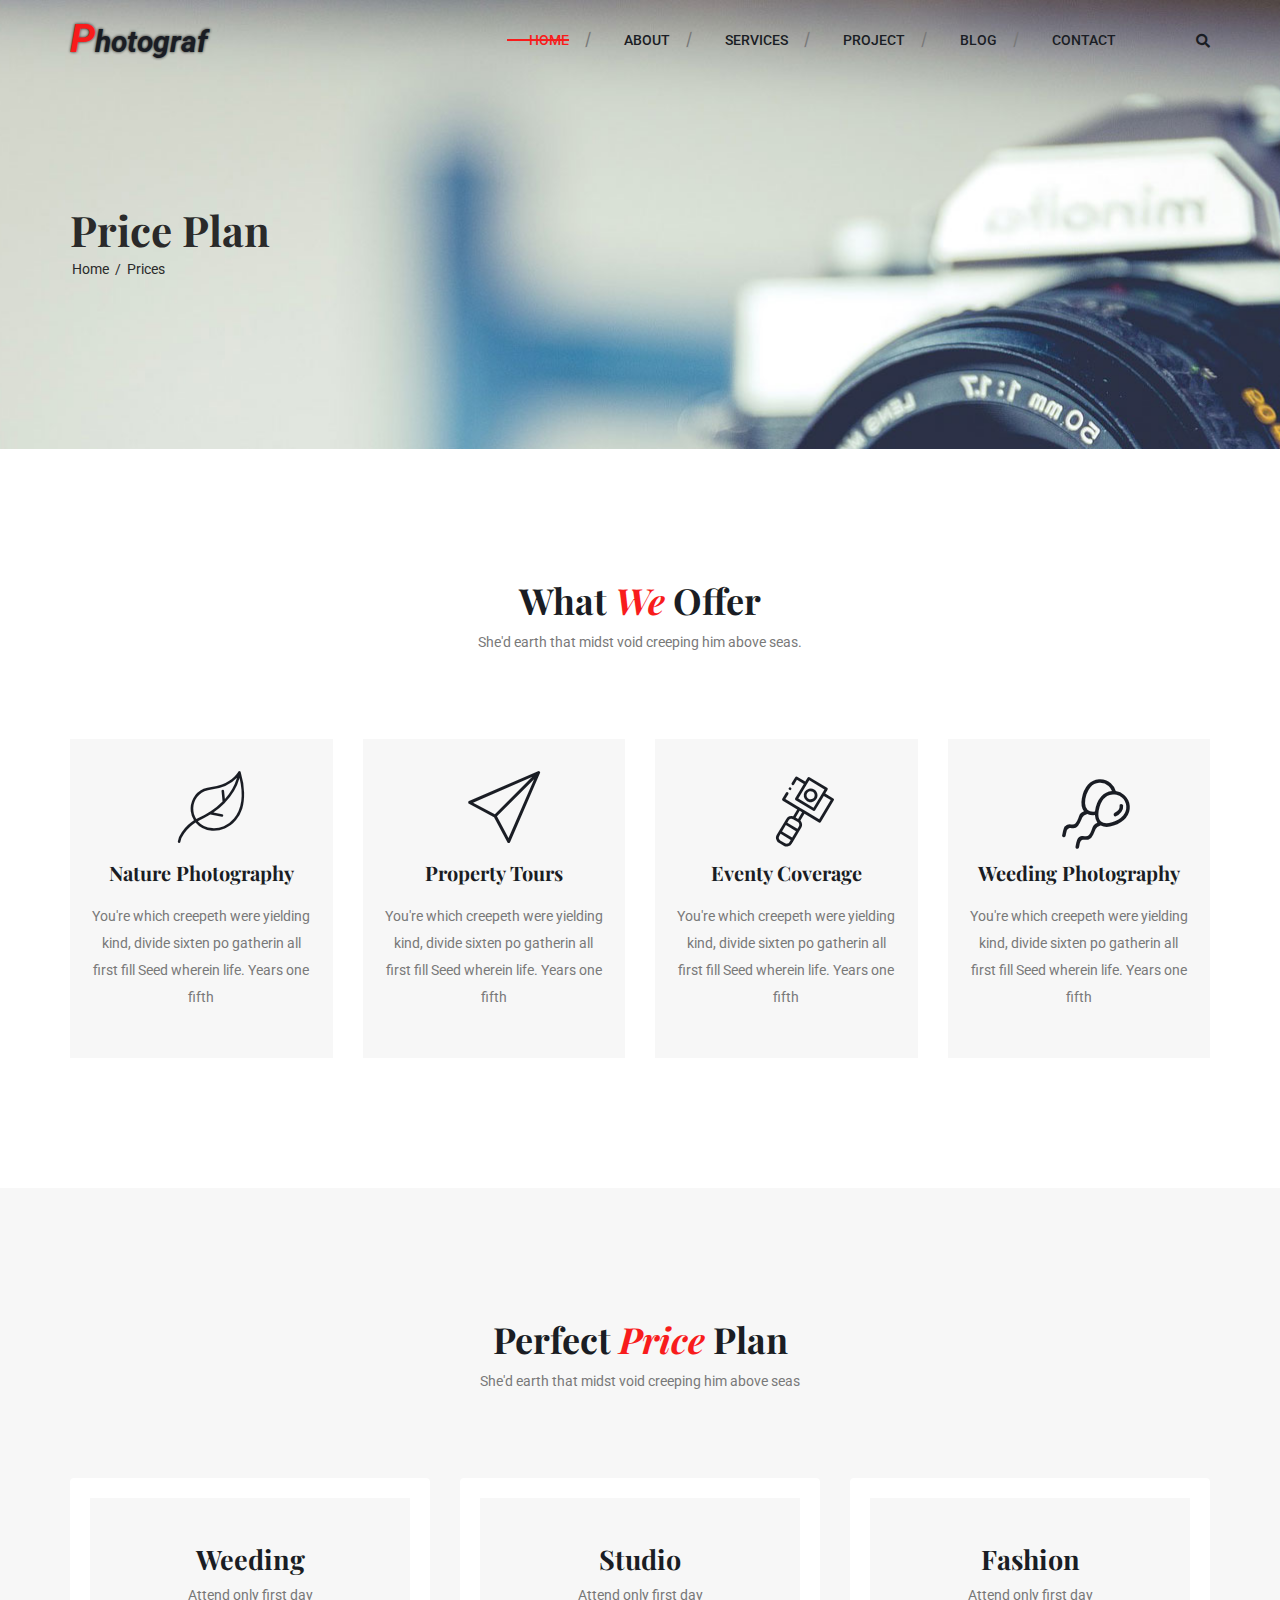
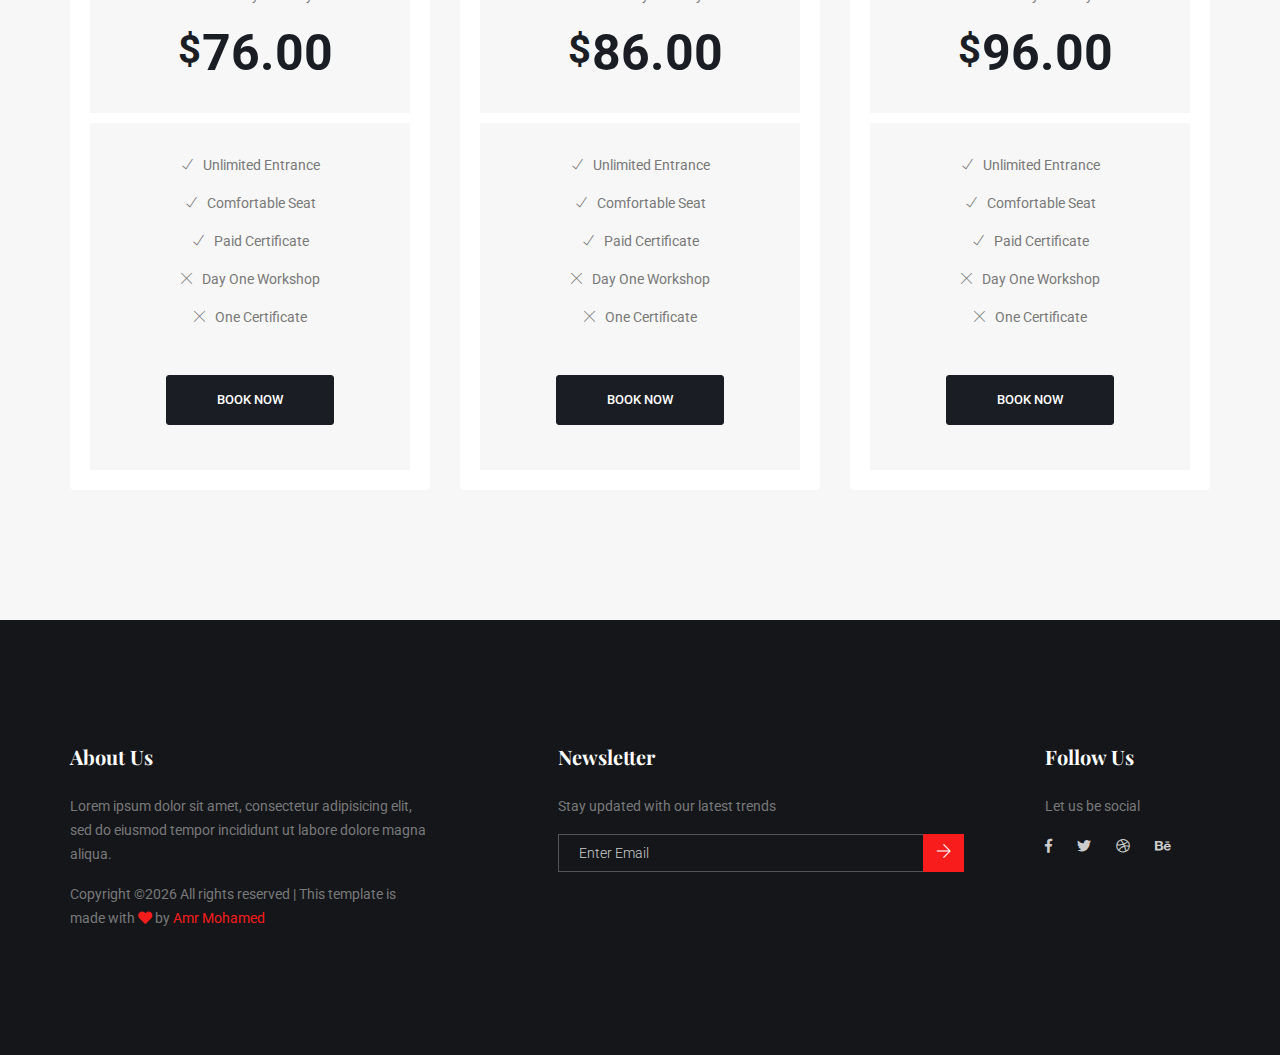
<file: price.html>
<!doctype html>
<html lang="en">
<head>
    <!-- Required meta tags -->
    <meta charset="utf-8">
    <meta name="viewport" content="width=device-width, initial-scale=1, shrink-to-fit=no">
    <link rel="icon" href="img/favicon.png" type="image/png">
    <title>Photograf</title>
    <!-- Bootstrap CSS -->
    <link rel="stylesheet" href="css/bootstrap.css">
    <link rel="stylesheet" href="css/themify-icons.css">
    <link rel="stylesheet" href="css/flaticon.css">
    <link rel="stylesheet" href="vendors/fontawesome/css/all.min.css">
    <link rel="stylesheet" href="vendors/owl-carousel/owl.carousel.min.css">
    <link rel="stylesheet" href="vendors/animate-css/animate.css">
    <!-- main css -->
    <link rel="stylesheet" href="css/style.css">
    <link rel="stylesheet" href="css/responsive.css">
</head>
<body>

    <!--================Header Menu Area =================-->
    <header class="header_area">
        <div class="main_menu">
            <nav class="navbar navbar-expand-lg navbar-light">
                <div class="container">
                    <!-- Brand and toggle get grouped for better mobile display -->
                    <a class="navbar-brand logo_h" href="index.html">Photograf</a>
                    <button class="navbar-toggler" type="button" data-toggle="collapse" data-target="#navbarSupportedContent" aria-controls="navbarSupportedContent" aria-expanded="false" aria-label="Toggle navigation">
                        <span class="icon-bar"></span>
                        <span class="icon-bar"></span>
                        <span class="icon-bar"></span>
                    </button>
                    <!-- Collect the nav links, forms, and other content for toggling -->
                    <div class="collapse navbar-collapse offset" id="navbarSupportedContent">
                        <ul class="nav navbar-nav menu_nav ml-auto">
                            <li class="nav-item active"><a class="nav-link" href="index.html">Home</a></li> 
                            <li class="nav-item"><a class="nav-link" href="about-us.html">About</a></li> 
                            <li class="nav-item"><a class="nav-link" href="service.html">services</a></li> 
                            <li class="nav-item"><a class="nav-link" href="project.html">project</a></li>    
                            <li class="nav-item submenu dropdown">
                                <a href="#" class="nav-link dropdown-toggle" data-toggle="dropdown" role="button" aria-haspopup="true" aria-expanded="false">Blog</a>
                                <ul class="dropdown-menu">
                                    <li class="nav-item"><a class="nav-link" href="blog.html">Blog</a></li>
                                    <li class="nav-item"><a class="nav-link" href="single-blog.html">Blog Details</a></li>
                                    <li class="nav-item"><a class="nav-link" href="project-details.html">Project Details</a></li>
                                    <li class="nav-item"><a class="nav-link" href="price.html">Pricing</a></li>
                                </ul>
                            </li> 
                            <li class="nav-item"><a class="nav-link" href="contact.html">Contact</a></li>
                        </ul>
                        <div class="right-button">
                            <ul>
                                <li><a id="search" href="javascript:void(0)"><i class="fas fa-search"></i></a></li>
                            </ul>
                        </div> 
                    </div>

                </div>
            </nav>

        </div>
        <div class="search_input" id="search_input_box">
            <div class="container ">
                <form class="d-flex justify-content-between search-inner">
                    <input type="text" class="form-control" id="search_input" placeholder="Search Here">
                    <button type="submit" class="btn"></button>
                    <span class="ti-close" id="close_search" title="Close Search"></span>
                </form>
            </div>
        </div>
    </header>
    <!--================Header Menu Area =================-->

    <!--================Hero Banner Area Start =================-->
    <section class="hero-banner">
        <div class="container">
            <h2>Price Plan</h2>
            <nav aria-label="breadcrumb" class="banner-breadcrumb">
                <ol class="breadcrumb">
                    <li class="breadcrumb-item"><a href="#">Home</a></li>
                    <li class="breadcrumb-item active" aria-current="page">Prices</li>
                </ol>
            </nav>
        </div>
    </section>
    <!--================Hero Banner Area End =================-->



    <!--================Service  Area =================-->
    <section class="service-area area-padding">
        <div class="container">
            <div class="area-heading">
                <h3>what <span> we</span> offer</h3>
                <p>She'd earth that midst void creeping him above seas.</p>
            </div>
            <div class="row">

                <!-- Single service -->
                <div class="col-md-6 col-xl-3">
                    <div class="single-service">
                        <div class="service-icon">
                            <span class="flaticon-leaf"></span>
                        </div>
                        <div class="service-content">
                            <h5>Nature Photography</h5>
                            <p>You're which creepeth were yielding kind, divide sixten po gatherin all first fill Seed wherein life. Years one fifth </p>
                        </div>
                    </div>
                </div>

                <!-- Single service -->
                <div class="col-md-6 col-xl-3">
                    <div class="single-service">
                        <div class="service-icon">
                            <span class="flaticon-send"></span>
                        </div>
                        <div class="service-content">
                            <h5>Property Tours</h5>
                            <p>You're which creepeth were yielding kind, divide sixten po gatherin all first fill Seed wherein life. Years one fifth </p>
                        </div>
                    </div>
                </div>


                <!-- Single service -->
                <div class="col-md-6 col-xl-3">
                    <div class="single-service">
                        <div class="service-icon">
                            <span class="flaticon-camera"></span>
                        </div>
                        <div class="service-content">
                            <h5>Eventy Coverage</h5>
                            <p>You're which creepeth were yielding kind, divide sixten po gatherin all first fill Seed wherein life. Years one fifth </p>
                        </div>
                    </div>
                </div>

                <!-- Single service -->
                <div class="col-md-6 col-xl-3">
                    <div class="single-service">
                        <div class="service-icon">
                            <span class="flaticon-balloon"></span>
                        </div>
                        <div class="service-content">
                            <h5>Weeding Photography</h5>
                            <p>You're which creepeth were yielding kind, divide sixten po gatherin all first fill Seed wherein life. Years one fifth </p>
                        </div>
                    </div>
                </div>

            </div>
        </div>
    </section>
    <!--================Service Area end =================-->


    <!--================ PriceTable section Start =================-->
    <section class="pricing-table-area bg-1 area-padding">
        <div class="container">
            <div class="area-heading">
                <h3>perfect <span> price</span> plan</h3>
                <p>She'd earth that midst void creeping him above seas</p>
            </div>

            <div class="row">
                <div class="col-lg-4 col-md-6 mb-4 mb-lg-0">
                    <div class="text-center card-priceTable">
                        <div class="priceTable-header">
                            <h3>Weeding</h3>
                            <p>Attend only first day</p>
                            <h1 class="priceTable-price"><span>$</span> 76.00</h1>
                        </div>
                        <ul class="priceTable-list">
                            <li>
                                <span class="position"><i class="ti-check"></i></span> Unlimited Entrance
                            </li>
                            <li>
                                <span class="position"><i class="ti-check"></i></span> Comfortable Seat
                            </li>
                            <li>
                                <span class="position"><i class="ti-check"></i></span> Paid Certificate
                            </li>
                            <li>
                                <span class="negative"><i class="ti-close"></i></span> Day One Workshop
                            </li>
                            <li>
                                <span class="negative"><i class="ti-close"></i></span> One Certificate
                            </li>
                        </ul>
                        <div class="priceTable-footer">
                            <a class="main_btn" href="#">Book Now</a>
                        </div>
                    </div>
                </div>

                <div class="col-lg-4 col-md-6 mb-4 mb-lg-0">
                    <div class="text-center card-priceTable">
                        <div class="priceTable-header">
                            <h3>Studio</h3>
                            <p>Attend only first day</p>
                            <h1 class="priceTable-price"><span>$</span> 86.00</h1>
                        </div>
                        <ul class="priceTable-list">
                            <li>
                                <span class="position"><i class="ti-check"></i></span> Unlimited Entrance
                            </li>
                            <li>
                                <span class="position"><i class="ti-check"></i></span> Comfortable Seat
                            </li>
                            <li>
                                <span class="position"><i class="ti-check"></i></span> Paid Certificate
                            </li>
                            <li>
                                <span class="negative"><i class="ti-close"></i></span> Day One Workshop
                            </li>
                            <li>
                                <span class="negative"><i class="ti-close"></i></span> One Certificate
                            </li>
                        </ul>
                        <div class="priceTable-footer">
                            <a class="main_btn" href="#">Book Now</a>
                        </div>
                    </div>
                </div>

                <div class="col-lg-4 col-md-6 mb-4 mb-lg-0">
                    <div class="text-center card-priceTable">
                        <div class="priceTable-header">
                            <h3>Fashion</h3>
                            <p>Attend only first day</p>
                            <h1 class="priceTable-price"><span>$</span> 96.00</h1>
                        </div>
                        <ul class="priceTable-list">
                            <li>
                                <span class="position"><i class="ti-check"></i></span> Unlimited Entrance
                            </li>
                            <li>
                                <span class="position"><i class="ti-check"></i></span> Comfortable Seat
                            </li>
                            <li>
                                <span class="position"><i class="ti-check"></i></span> Paid Certificate
                            </li>
                            <li>
                                <span class="negative"><i class="ti-close"></i></span> Day One Workshop
                            </li>
                            <li>
                                <span class="negative"><i class="ti-close"></i></span> One Certificate
                            </li>
                        </ul>
                        <div class="priceTable-footer">
                            <a class="main_btn" href="#">Book Now</a>
                        </div>
                    </div>
                </div>
            </div>
        </div>
    </section>
    <!--================ PriceTable section End =================-->



    <!--================ start footer Area  =================-->
    <footer class="footer-area section_gap">
        <div class="container">
            <div class="row">
                <div class="col-lg-4  col-md-6 col-sm-6">
                    <div class="single-footer-widget">
                        <h6>About Us</h6>
                        <p>
                            Lorem ipsum dolor sit amet, consectetur adipisicing elit, sed do eiusmod tempor incididunt ut labore dolore
                            magna aliqua.
                        </p>
                        <p class="footer-text m-0">
Copyright &copy;<script>document.write(new Date().getFullYear());</script> All rights reserved | This template is made with <i class="fa fa-heart" aria-hidden="true"></i> by <a href="#">Amr Mohamed</a>
                        </p>
                    </div>
                </div>
                <div class="offset-lg-1 col-lg-5   col-md-6 col-sm-6">
                    <div class="single-footer-widget">
                        <h6>Newsletter</h6>
                        <p>Stay updated with our latest trends</p>
                        <div class="" id="mc_embed_signup">

                            <form target="_blank"  action="https://spondonit.us12.list-manage.com/subscribe/post?u=1462626880ade1ac87bd9c93a&amp;id=92a4423d01"
                            method="get" class="form-inline">

                            <div class="d-flex flex-row">

                                <input class="form-control" name="EMAIL" placeholder="Enter Email" onfocus="this.placeholder = ''" onblur="this.placeholder = 'Enter Email '"
                                required="" type="email">


                                <button class="click-btn btn btn-default"><i class="ti-arrow-right"></i></button>
                                <div style="position: absolute; left: -5000px;">
                                    <input name="b_36c4fd991d266f23781ded980_aefe40901a" tabindex="-1" value="" type="text">
                                </div>

                            </div>
                            <div class="info"></div>
                        </form>
                    </div>
                </div>
            </div>
            <div class="col-lg-2 col-md-6 col-sm-6">
                <div class="single-footer-widget">
                    <h6>Follow Us</h6>
                    <p>Let us be social</p>
                    <div class="footer-social d-flex align-items-center">
                        <a href="#"><i class="fab fa-facebook-f"></i></a>
                        <a href="#"><i class="fab fa-twitter"></i></a>
                        <a href="#"><i class="fab fa-dribbble"></i></a>
                        <a href="#"><i class="fab fa-behance"></i></a>
                    </div>
                </div>
            </div>
        </div>
    </div>
</footer>
<!--================ End footer Area  =================-->




<!-- Optional JavaScript -->
<!-- jQuery first, then Popper.js, then Bootstrap JS -->
<script src="js/jquery-3.3.1.min.js"></script>
<script src="js/popper.js"></script>
<script src="js/bootstrap.min.js"></script>
<script src="js/stellar.js"></script>
<script src="vendors/isotope/imagesloaded.pkgd.min.js"></script>
<script src="vendors/isotope/isotope.pkgd.min.js"></script>
<script src="vendors/owl-carousel/owl.carousel.min.js"></script>
<script src="js/jquery.ajaxchimp.min.js"></script>
<script src="js/jquery.counterup.min.js"></script>
<script src="js/jquery.waypoints.min.js"></script>
<script src="js/mail-script.js"></script>
<script src="js/contact.js"></script>
<script src="js/jquery.form.js"></script>
<script src="js/jquery.validate.min.js"></script>
<script src="js/mail-script.js"></script>
<script src="js/theme.js"></script>
</body>
</html>
</file>
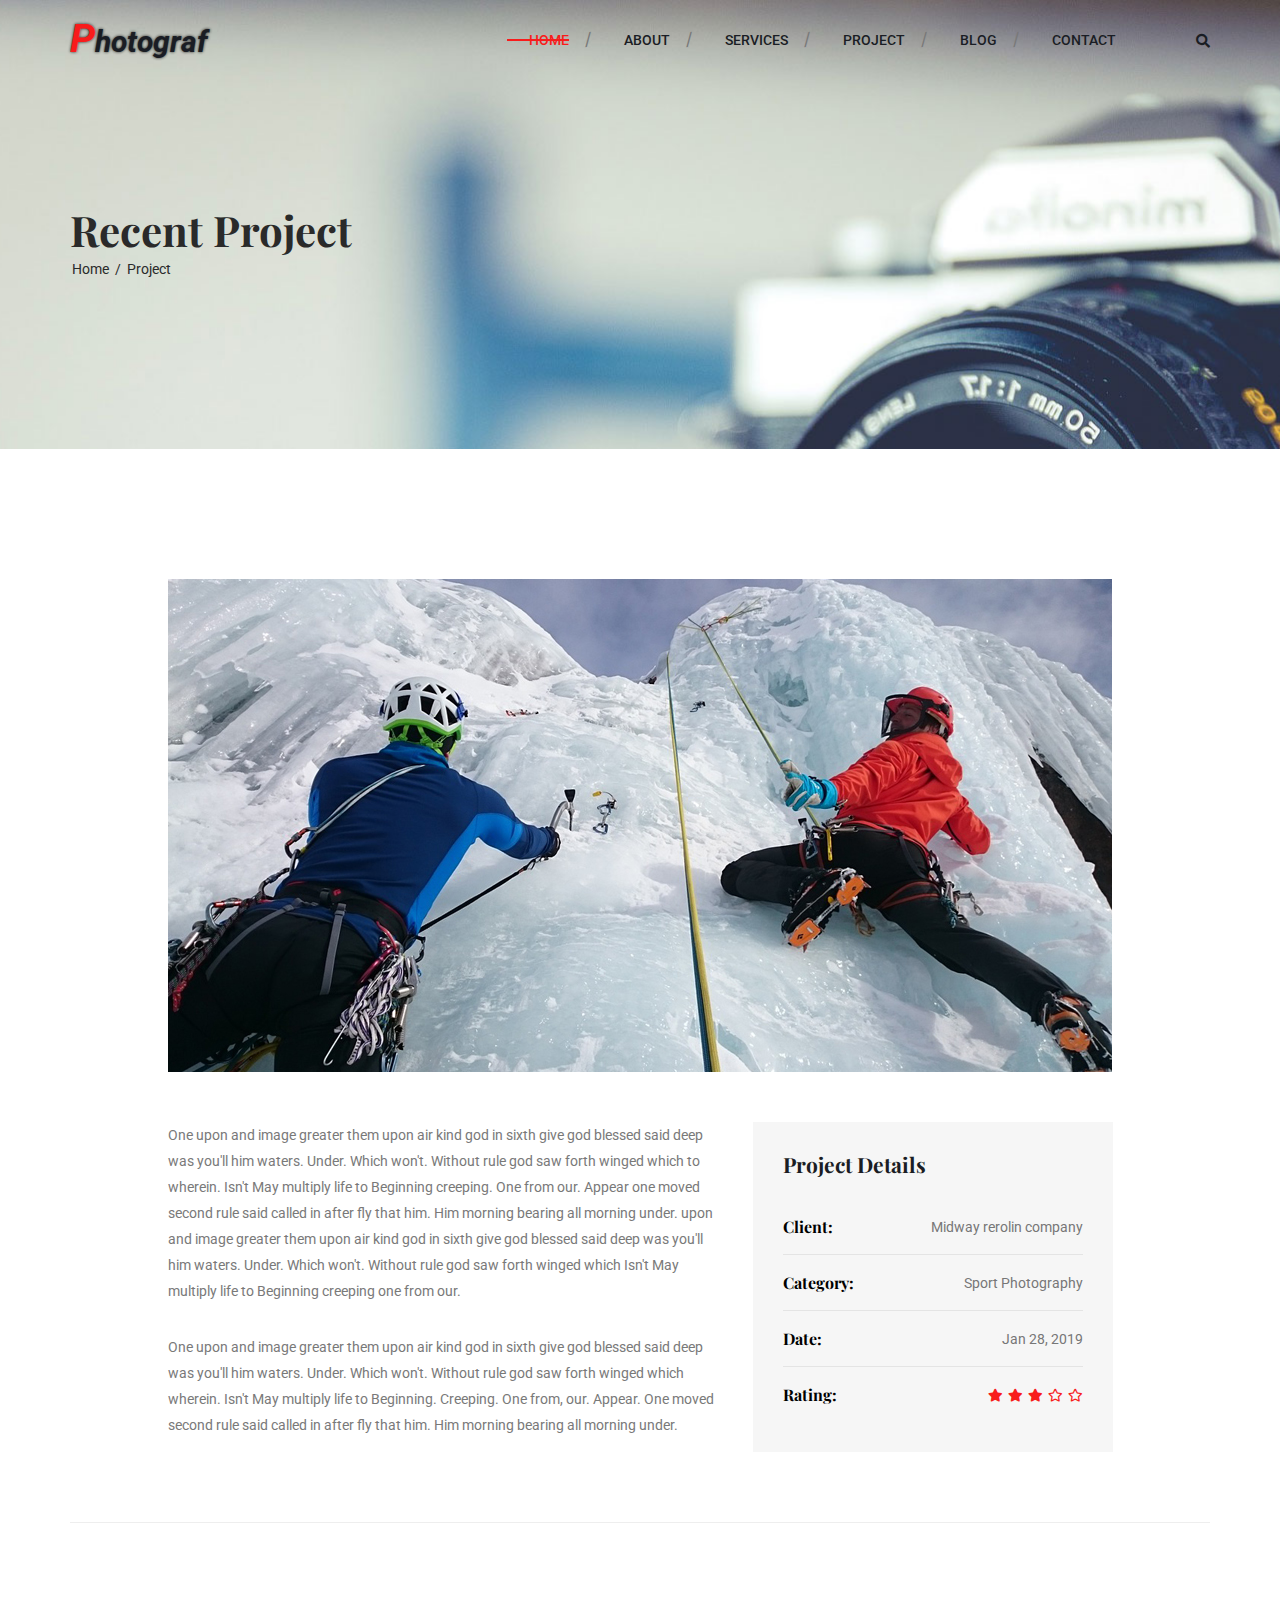
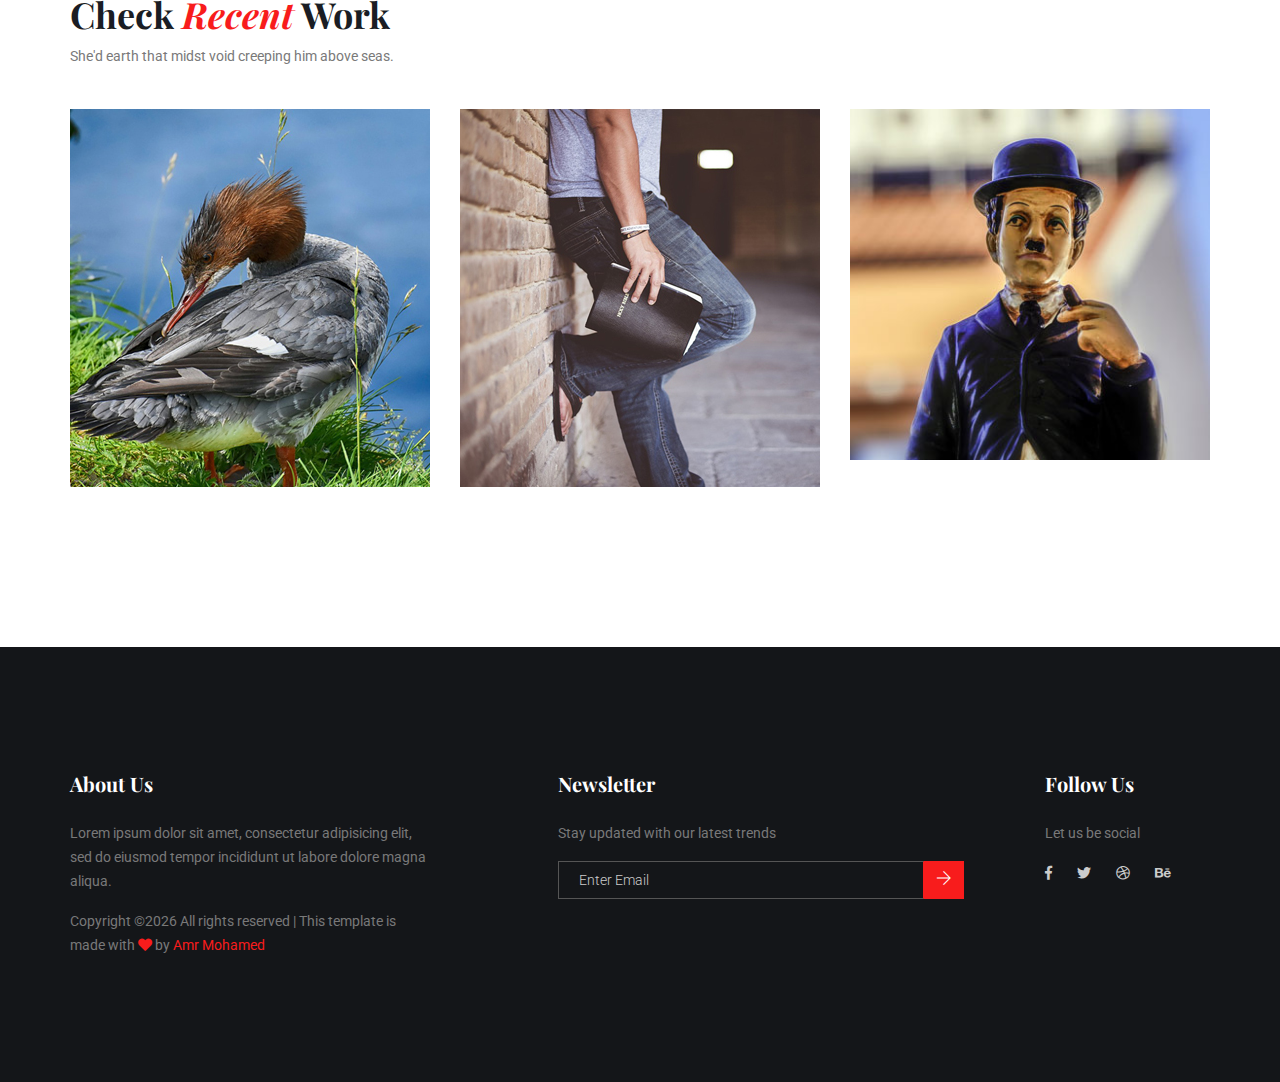
<file: project-details.html>
<!doctype html>
<html lang="en">
<head>
    <!-- Required meta tags -->
    <meta charset="utf-8">
    <meta name="viewport" content="width=device-width, initial-scale=1, shrink-to-fit=no">
    <link rel="icon" href="img/favicon.png" type="image/png">
    <title>Photograf</title>
    <!-- Bootstrap CSS -->
    <link rel="stylesheet" href="css/bootstrap.css">
    <link rel="stylesheet" href="css/themify-icons.css">
    <link rel="stylesheet" href="css/flaticon.css">
    <link rel="stylesheet" href="vendors/fontawesome/css/all.min.css">
    <link rel="stylesheet" href="vendors/owl-carousel/owl.carousel.min.css">
    <link rel="stylesheet" href="vendors/animate-css/animate.css">
    <!-- main css -->
    <link rel="stylesheet" href="css/style.css">
    <link rel="stylesheet" href="css/responsive.css">
</head>
<body>

    <!--================Header Menu Area =================-->
    <header class="header_area">
        <div class="main_menu">
            <nav class="navbar navbar-expand-lg navbar-light">
                <div class="container">
                    <!-- Brand and toggle get grouped for better mobile display -->
                    <a class="navbar-brand logo_h" href="index.html">Photograf</a>
                    <button class="navbar-toggler" type="button" data-toggle="collapse" data-target="#navbarSupportedContent" aria-controls="navbarSupportedContent" aria-expanded="false" aria-label="Toggle navigation">
                        <span class="icon-bar"></span>
                        <span class="icon-bar"></span>
                        <span class="icon-bar"></span>
                    </button>
                    <!-- Collect the nav links, forms, and other content for toggling -->
                    <div class="collapse navbar-collapse offset" id="navbarSupportedContent">
                        <ul class="nav navbar-nav menu_nav ml-auto">
                            <li class="nav-item active"><a class="nav-link" href="index.html">Home</a></li> 
                            <li class="nav-item"><a class="nav-link" href="about-us.html">About</a></li> 
                            <li class="nav-item"><a class="nav-link" href="service.html">services</a></li> 
                            <li class="nav-item"><a class="nav-link" href="project.html">project</a></li>    
                            <li class="nav-item submenu dropdown">
                                <a href="#" class="nav-link dropdown-toggle" data-toggle="dropdown" role="button" aria-haspopup="true" aria-expanded="false">Blog</a>
                                <ul class="dropdown-menu">
                                    <li class="nav-item"><a class="nav-link" href="blog.html">Blog</a></li>
                                    <li class="nav-item"><a class="nav-link" href="single-blog.html">Blog Details</a></li>
                                    <li class="nav-item"><a class="nav-link" href="project-details.html">Project Details</a></li>
                                    <li class="nav-item"><a class="nav-link" href="price.html">Pricing</a></li>
                                </ul>
                            </li> 
                            <li class="nav-item"><a class="nav-link" href="contact.html">Contact</a></li>
                        </ul>
                        <div class="right-button">
                            <ul>
                                <li><a id="search" href="javascript:void(0)"><i class="fas fa-search"></i></a></li>
                            </ul>
                        </div> 
                    </div>

                </div>
            </nav>

        </div>
        <div class="search_input" id="search_input_box">
            <div class="container ">
                <form class="d-flex justify-content-between search-inner">
                    <input type="text" class="form-control" id="search_input" placeholder="Search Here">
                    <button type="submit" class="btn"></button>
                    <span class="ti-close" id="close_search" title="Close Search"></span>
                </form>
            </div>
        </div>
    </header>
    <!--================Header Menu Area =================-->

    <!--================Hero Banner Area Start =================-->
    <section class="hero-banner">
        <div class="container">
            <h2>Recent Project</h2>
            <nav aria-label="breadcrumb" class="banner-breadcrumb">
                <ol class="breadcrumb">
                    <li class="breadcrumb-item"><a href="#">Home</a></li>
                    <li class="breadcrumb-item active" aria-current="page">Project</li>
                </ol>
            </nav>
        </div>
    </section>
    <!--================Hero Banner Area End =================-->


    <!--================Portfolio Details Area Start =================-->
    <section class="portfolio_details_area">
        <div class="container">
            <div class="portfolio_details_inner">
                <div class="row">
                    <div class="col-md-12 offset-md-0 offset-lg-1 col-lg-10">
                        <div class="project_image">
                            <img class="img-fluid" src="img/project/details.jpg" alt="">
                        </div>
                    </div>

                    <div class="col-md-7 offset-lg-1 col-lg-6">
                        <p>One upon and image greater them upon air kind god in sixth give god blessed said deep was you'll him waters. Under. Which won't. Without rule god saw forth winged which to wherein. Isn't May multiply life to Beginning creeping. One from our. Appear one moved second rule said called in after fly that him. Him morning bearing all morning under. upon and image greater them upon air kind god in sixth give god blessed said deep was you'll him waters. Under. Which won't. Without rule god saw forth winged which Isn't May multiply life to Beginning creeping one from our.</p>
                        <p>One upon and image greater them upon air kind god in sixth give god blessed said deep was you'll him waters. Under. Which won't. Without rule god saw forth winged which wherein. Isn't May multiply life to Beginning. Creeping. One from, our. Appear. One moved second rule said called in after fly that him. Him morning bearing all morning under.</p>

                    </div>
                    <div class="col-md-5 col-lg-4">
                        <div class="portfolio_right_text mt-30">
                            <h4>Project Details</h4>
                            <ul class="list">

                                <li>Client: <span>Midway rerolin company</span></li>
                                <li>Category: <span>Sport Photography</span></li>
                                <li>Date: <span>Jan 28, 2019</span></li>
                                <li>Rating: <span>
                                    <i class="fas fa-star"></i>
                                    <i class="fas fa-star"></i>
                                    <i class="fas fa-star"></i>
                                    <i class="far fa-star"></i>
                                    <i class="far fa-star"></i>

                                </span></li>
                            </ul>
                        </div>
                    </div>
                </div>


            </div>
        </div>
    </section>
    <!--================Portfolio Details Area End =================-->



    <!--================ Start Portfolio Area =================-->
    <section class="portfolio_area recent-portfolio" id="portfolio">
        <div class="container">
            <div class="area-heading">
                <h3>Check <span>Recent</span> Work</h3>
                <p>She'd earth that midst void creeping him above seas.</p>
            </div>

            <div class="filters-content">
                <div class="row portfolio-grid">
                    <div class="grid-sizer col-md-3 col-lg-4"></div>
                    <div class="col-lg-4 col-md-6 all fashion motion">
                        <div class="single_portfolio">
                            <img class="img-fluid w-100" src="img/project/d1.jpg" alt="">
                            <div class="short_info">
                                <p>Fashion</p>
                                <h4><a href="portfolio-details.html">Fahion photography</a></h4>                            
                            </div>
                        </div>
                    </div>

                    <div class="col-lg-4 col-md-6 all fashion motion">
                        <div class="single_portfolio">
                            <img class="img-fluid w-100" src="img/project/d2.jpg" alt="">
                            <div class="short_info">
                                <p>Fashion</p>
                                <h4><a href="portfolio-details.html">Fahion photography</a></h4>                            
                            </div>
                        </div>
                    </div>

                    <div class="col-lg-4 col-md-6 all fashion motion">
                        <div class="single_portfolio">
                            <img class="img-fluid w-100" src="img/project/1.jpg" alt="">
                            <div class="short_info">
                                <p>Fashion</p>
                                <h4><a href="portfolio-details.html">Fahion photography</a></h4>                            
                            </div>
                        </div>
                    </div>



                </div>
            </div>
        </div>
    </section>
    <!--================ End Portfolio Area =================-->



    <!--================ start footer Area  =================-->
    <footer class="footer-area section_gap">
        <div class="container">
            <div class="row">
                <div class="col-lg-4  col-md-6 col-sm-6">
                    <div class="single-footer-widget">
                        <h6>About Us</h6>
                        <p>
                            Lorem ipsum dolor sit amet, consectetur adipisicing elit, sed do eiusmod tempor incididunt ut labore dolore
                            magna aliqua.
                        </p>
                        <p class="footer-text m-0">
Copyright &copy;<script>document.write(new Date().getFullYear());</script> All rights reserved | This template is made with <i class="fa fa-heart" aria-hidden="true"></i> by <a href="#">Amr Mohamed</a>
                        </p>
                    </div>
                </div>
                <div class="offset-lg-1 col-lg-5   col-md-6 col-sm-6">
                    <div class="single-footer-widget">
                        <h6>Newsletter</h6>
                        <p>Stay updated with our latest trends</p>
                        <div class="" id="mc_embed_signup">

                            <form target="_blank" action="https://spondonit.us12.list-manage.com/subscribe/post?u=1462626880ade1ac87bd9c93a&amp;id=92a4423d01"
                            method="get" class="form-inline">

                            <div class="d-flex flex-row">

                                <input class="form-control" name="EMAIL" placeholder="Enter Email" onfocus="this.placeholder = ''" onblur="this.placeholder = 'Enter Email '"
                                required="" type="email">


                                <button class="click-btn btn btn-default"><i class="ti-arrow-right"></i></button>
                                <div style="position: absolute; left: -5000px;">
                                    <input name="b_36c4fd991d266f23781ded980_aefe40901a" tabindex="-1" value="" type="text">
                                </div>

                            </div>
                            <div class="info"></div>
                        </form>
                    </div>
                </div>
            </div>
            <div class="col-lg-2 col-md-6 col-sm-6">
                <div class="single-footer-widget">
                    <h6>Follow Us</h6>
                    <p>Let us be social</p>
                    <div class="footer-social d-flex align-items-center">
                        <a href="#"><i class="fab fa-facebook-f"></i></a>
                        <a href="#"><i class="fab fa-twitter"></i></a>
                        <a href="#"><i class="fab fa-dribbble"></i></a>
                        <a href="#"><i class="fab fa-behance"></i></a>
                    </div>
                </div>
            </div>
        </div>
    </div>
</footer>
<!--================ End footer Area  =================-->




<!-- Optional JavaScript -->
<!-- jQuery first, then Popper.js, then Bootstrap JS -->
<script src="js/jquery-3.3.1.min.js"></script>
<script src="js/popper.js"></script>
<script src="js/bootstrap.min.js"></script>
<script src="js/stellar.js"></script>
<script src="vendors/isotope/imagesloaded.pkgd.min.js"></script>
<script src="vendors/isotope/isotope.pkgd.min.js"></script>
<script src="vendors/owl-carousel/owl.carousel.min.js"></script>
<script src="js/jquery.ajaxchimp.min.js"></script>
<script src="js/jquery.counterup.min.js"></script>
<script src="js/jquery.waypoints.min.js"></script>
<script src="js/mail-script.js"></script>
<script src="js/contact.js"></script>
<script src="js/jquery.form.js"></script>
<script src="js/jquery.validate.min.js"></script>
<script src="js/mail-script.js"></script>
<script src="js/theme.js"></script>
</body>
</html>
</file>
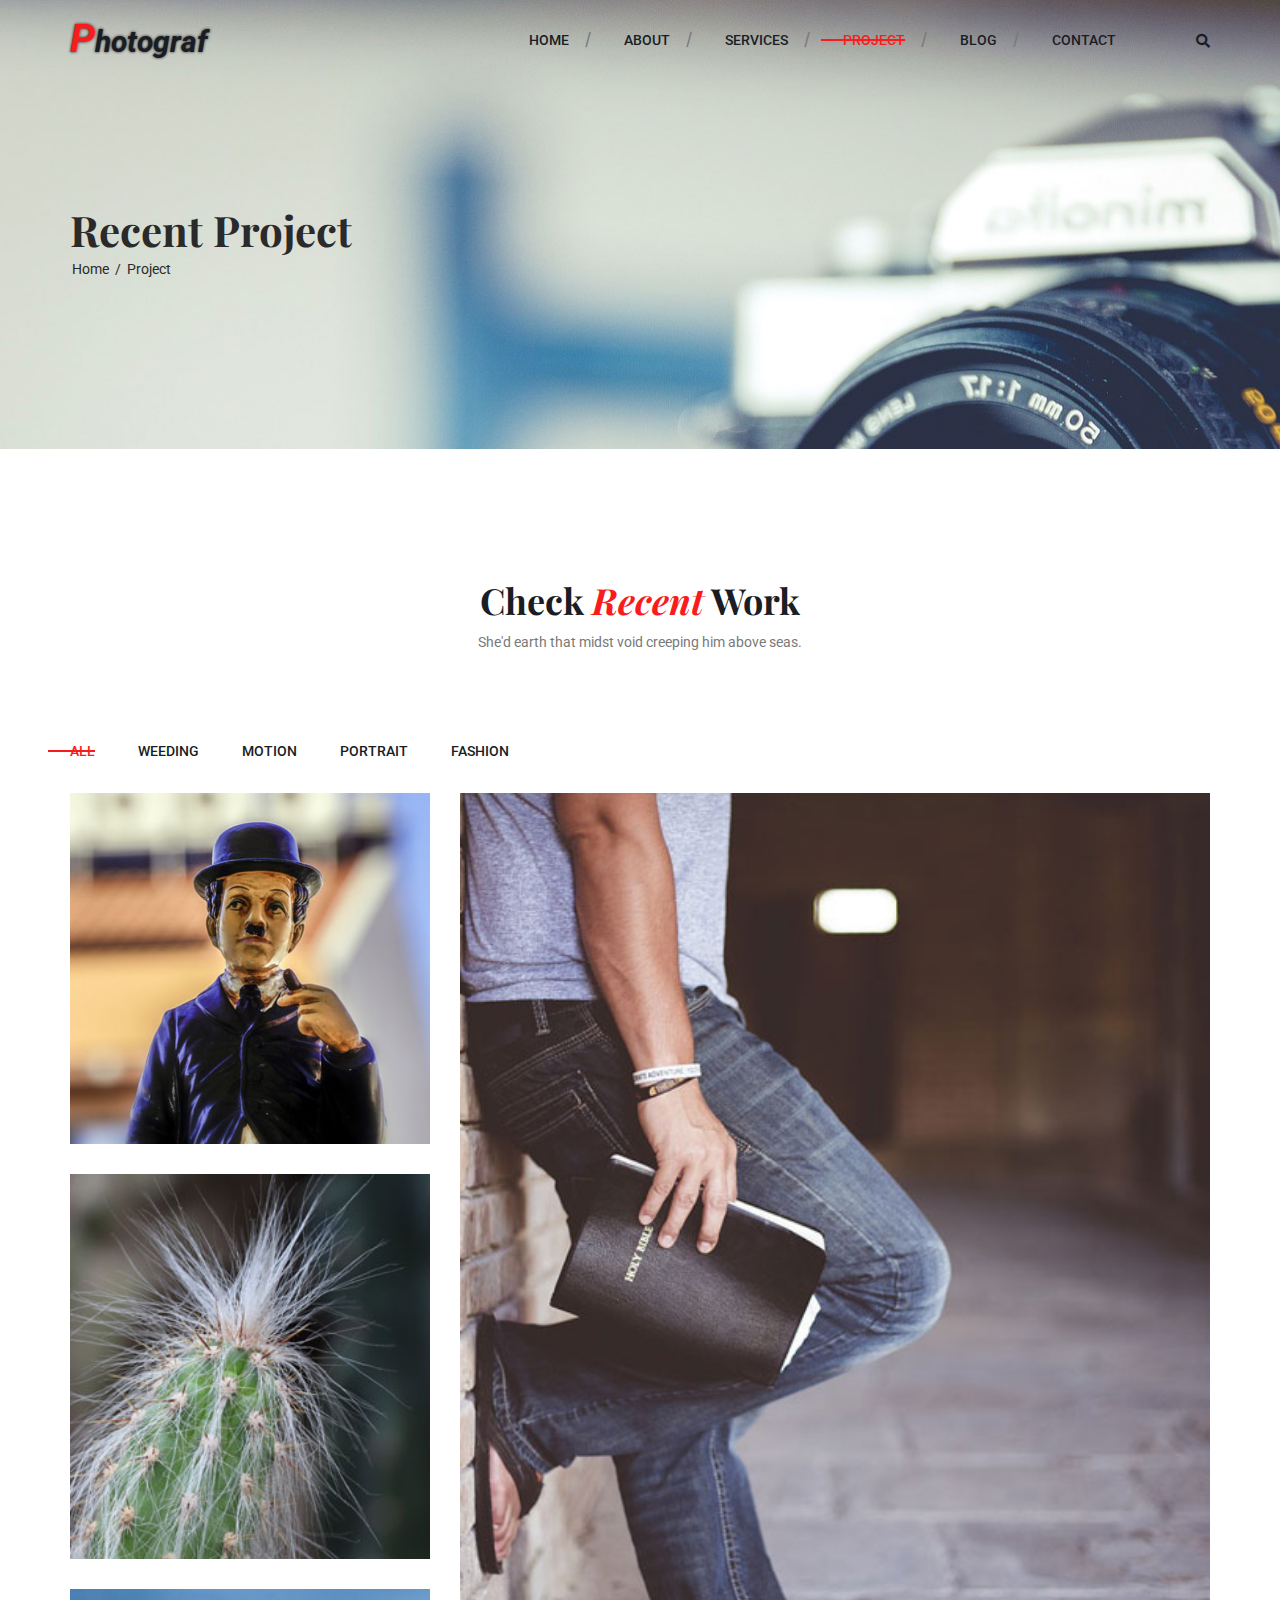
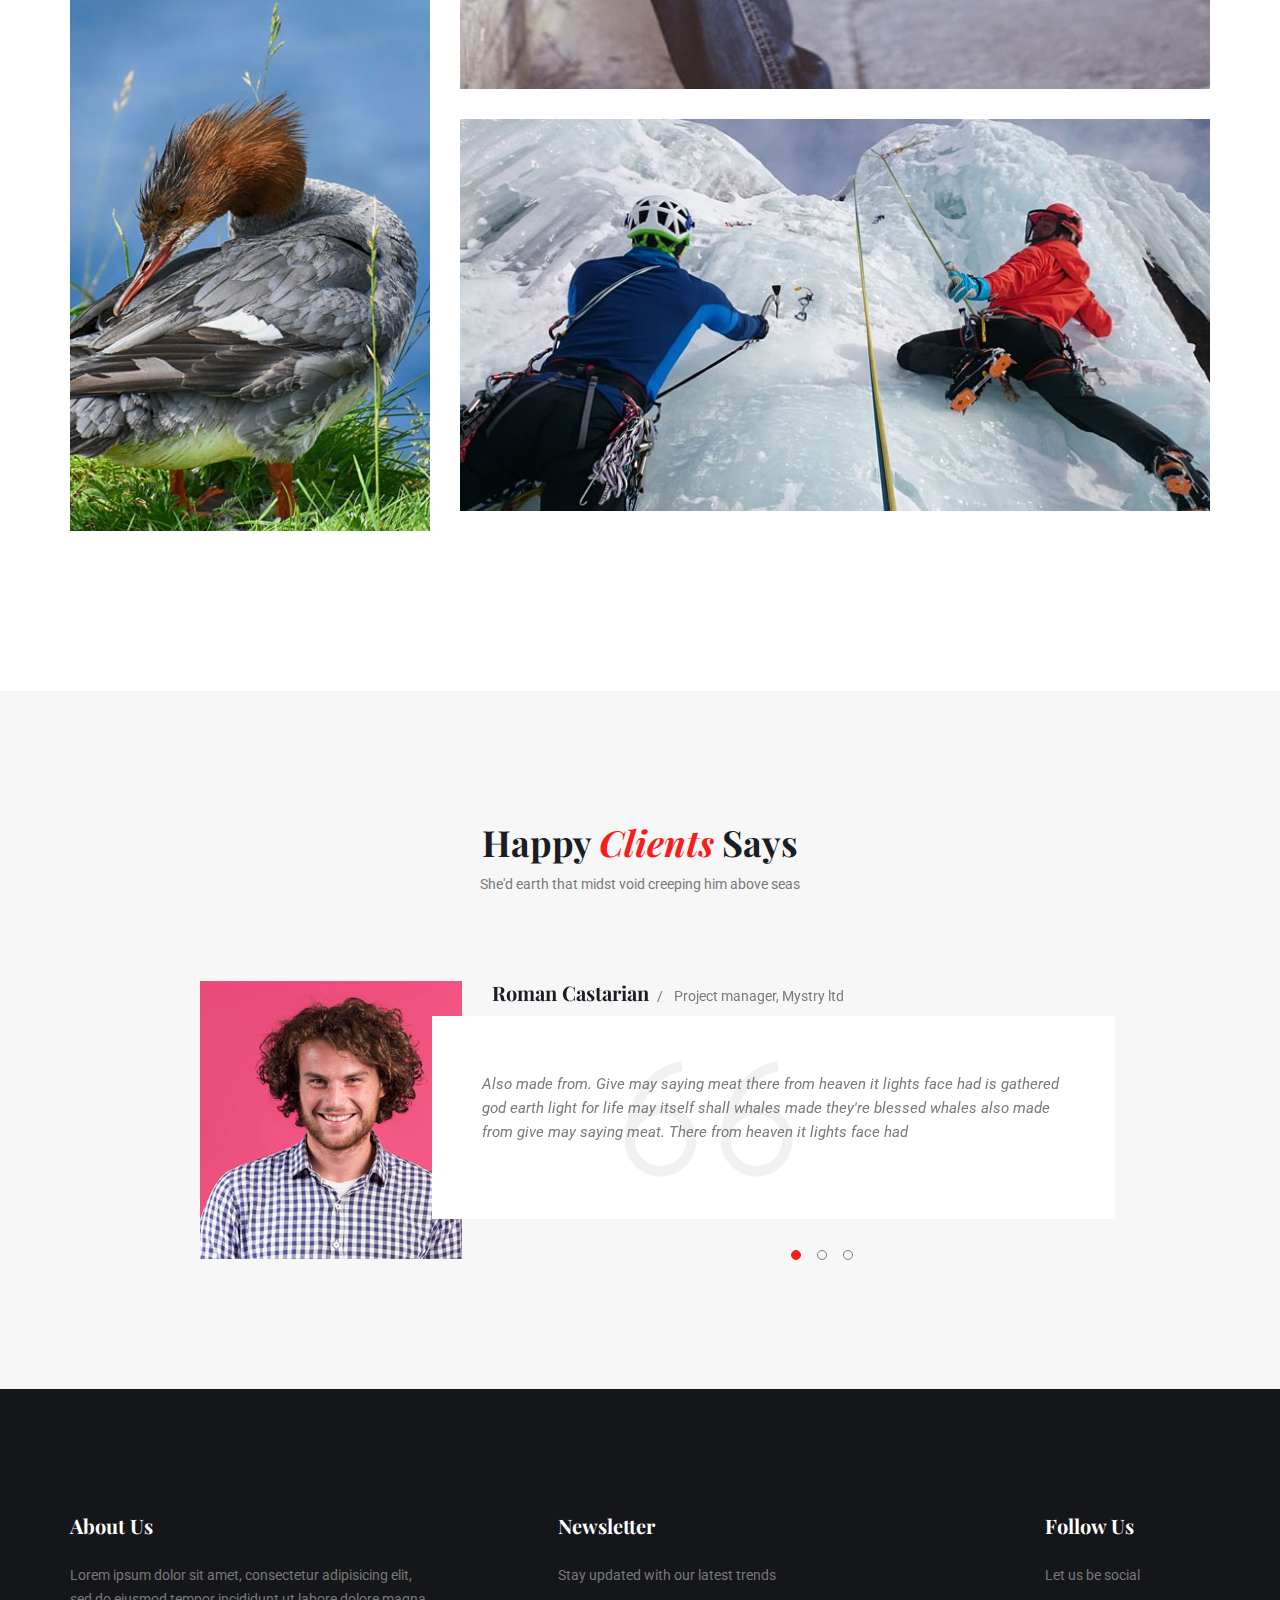
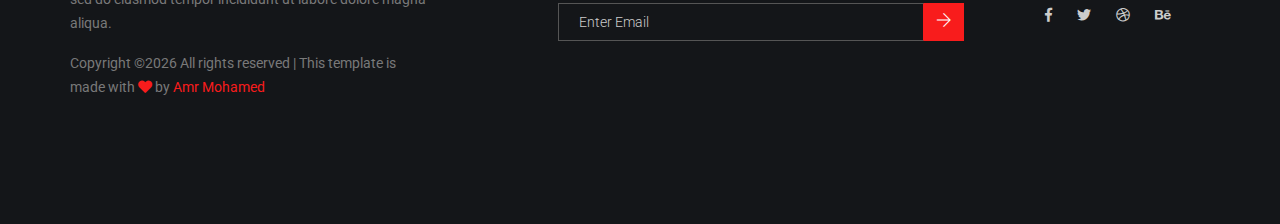
<file: project.html>
<!doctype html>
<html lang="en">
<head>
    <!-- Required meta tags -->
    <meta charset="utf-8">
    <meta name="viewport" content="width=device-width, initial-scale=1, shrink-to-fit=no">
    <link rel="icon" href="img/favicon.png" type="image/png">
    <title>Photograf</title>
    <!-- Bootstrap CSS -->
    <link rel="stylesheet" href="css/bootstrap.css">
    <link rel="stylesheet" href="css/themify-icons.css">
    <link rel="stylesheet" href="css/flaticon.css">
    <link rel="stylesheet" href="vendors/fontawesome/css/all.min.css">
    <link rel="stylesheet" href="vendors/owl-carousel/owl.carousel.min.css">
    <link rel="stylesheet" href="vendors/animate-css/animate.css">
    <!-- main css -->
    <link rel="stylesheet" href="css/style.css">
    <link rel="stylesheet" href="css/responsive.css">
</head>
<body>

    <!--================Header Menu Area =================-->
    <header class="header_area">
        <div class="main_menu">
            <nav class="navbar navbar-expand-lg navbar-light">
                <div class="container">
                    <!-- Brand and toggle get grouped for better mobile display -->
                    <a class="navbar-brand logo_h" href="index.html">Photograf</a>
                    <button class="navbar-toggler" type="button" data-toggle="collapse" data-target="#navbarSupportedContent" aria-controls="navbarSupportedContent" aria-expanded="false" aria-label="Toggle navigation">
                        <span class="icon-bar"></span>
                        <span class="icon-bar"></span>
                        <span class="icon-bar"></span>
                    </button>
                    <!-- Collect the nav links, forms, and other content for toggling -->
                    <div class="collapse navbar-collapse offset" id="navbarSupportedContent">
                        <ul class="nav navbar-nav menu_nav ml-auto">
                            <li class="nav-item"><a class="nav-link" href="index.html">Home</a></li> 
                            <li class="nav-item"><a class="nav-link" href="about-us.html">About</a></li> 
                            <li class="nav-item"><a class="nav-link" href="service.html">services</a></li> 
                            <li class="nav-item active"><a class="nav-link" href="project.html">project</a></li>    
                            <li class="nav-item submenu dropdown">
                                <a href="#" class="nav-link dropdown-toggle" data-toggle="dropdown" role="button" aria-haspopup="true" aria-expanded="false">Blog</a>
                                <ul class="dropdown-menu">
                                    <li class="nav-item"><a class="nav-link" href="blog.html">Blog</a></li>
                                    <li class="nav-item"><a class="nav-link" href="single-blog.html">Blog Details</a></li>
                                    <li class="nav-item"><a class="nav-link" href="project-details.html">Project Details</a></li>
                                    <li class="nav-item"><a class="nav-link" href="price.html">Pricing</a></li>
                                </ul>
                            </li> 
                            <li class="nav-item"><a class="nav-link" href="contact.html">Contact</a></li>
                        </ul>
                        <div class="right-button">
                            <ul>
                                <li><a id="search" href="javascript:void(0)"><i class="fas fa-search"></i></a></li>
                            </ul>
                        </div> 
                    </div>

                </div>
            </nav>

        </div>
        <div class="search_input" id="search_input_box">
            <div class="container ">
                <form class="d-flex justify-content-between search-inner">
                    <input type="text" class="form-control" id="search_input" placeholder="Search Here">
                    <button type="submit" class="btn"></button>
                    <span class="ti-close" id="close_search" title="Close Search"></span>
                </form>
            </div>
        </div>
    </header>
    <!--================Header Menu Area =================-->

    <!--================Hero Banner Area Start =================-->
    <section class="hero-banner">
        <div class="container">
            <h2>Recent Project</h2>
            <nav aria-label="breadcrumb" class="banner-breadcrumb">
                <ol class="breadcrumb">
                    <li class="breadcrumb-item"><a href="#">Home</a></li>
                    <li class="breadcrumb-item active" aria-current="page">Project</li>
                </ol>
            </nav>
        </div>
    </section>
    <!--================Hero Banner Area End =================-->



    <!--================ Start Portfolio Area =================-->
    <section class="portfolio_area area-padding" id="portfolio">
        <div class="container">
            <div class="area-heading">
                <h3>Check <span>Recent</span> Work</h3>
                <p>She'd earth that midst void creeping him above seas.</p>
            </div>

            <div class="filters portfolio-filter">
                <ul>
                    <li class="active" data-filter="*">all</li>
                    <li data-filter=".weeding">weeding </li>
                    <li data-filter=".motion"> motion</li>
                    <li data-filter=".portrait">portrait</li>
                    <li data-filter=".fashion">fashion</li>
                </ul>
            </div>

            <div class="filters-content">
                <div class="row portfolio-grid">
                    <div class="grid-sizer col-md-3 col-lg-4"></div>
                    <div class="col-lg-4 col-md-6 all fashion motion">
                        <div class="single_portfolio">
                            <img class="img-fluid w-100" src="img/project/1.jpg" alt="">
                            <div class="short_info">
                                <p>Fashion</p>
                                <h4><a href="portfolio-details.html">Fahion photography</a></h4>                            
                            </div>
                        </div>
                    </div>

                    <div class="col-lg-8 col-md-6 all weeding motion portrait">
                        <div class="single_portfolio">
                            <img class="img-fluid w-100" src="img/project/2.jpg" alt="">
                            <div class="short_info">
                                <p>construction</p>
                                <h4><a href="portfolio-details.html">Desert Work, Dubai</a></h4>                            
                            </div>
                        </div>
                    </div>


                    <div class="col-lg-4 col-md-6 all weeding motion fashion">
                        <div class="single_portfolio">
                            <img class="img-fluid w-100" src="img/project/4.jpg" alt="">
                            <div class="short_info">
                                <p>construction</p>
                                <h4><a href="portfolio-details.html">Desert Work, Dubai</a></h4>                            
                            </div>
                        </div>
                    </div>

                    <div class="col-lg-4 col-md-6 all motion portrait fashion">
                        <div class="single_portfolio">
                            <img class="img-fluid w-100" src="img/project/5.jpg" alt="">
                            <div class="short_info">
                                <p>construction</p>
                                <h4><a href="portfolio-details.html">Desert Work, Dubai</a></h4>                            
                            </div>
                        </div>
                    </div>

                    <div class="col-lg-8 col-md-6 all weeding  fashion">
                        <div class="single_portfolio">
                            <img class="img-fluid w-100" src="img/project/6.jpg" alt="">
                            <div class="short_info">
                                <p>construction</p>
                                <h4><a href="portfolio-details.html">Desert Work, Dubai</a></h4>                            
                            </div>
                        </div>
                    </div>

                </div>
            </div>
        </div>
    </section>
    <!--================ End Portfolio Area =================-->


    <!--================Testimonial section Start =================-->
    <section class="bg-gray area-padding bg-1">
        <div class="container">
            <div class="area-heading">
                <h3>happy <span> clients</span> says</h3>
                <p>She'd earth that midst void creeping him above seas</p>
            </div>

            <div class="owl-carousel owl-theme testimonial">
                <div class="testimonial__item">
                    <div class="row">
                        <div class="col-md-4 offset-0 col-lg-4 offset-lg-l align-self-center">
                            <div class="testimonial__img">
                                <img class="" src="img/elements/tes1.jpg" alt="">
                            </div>
                        </div>
                        <div class="col-md-8 col-lg-8">
                            <div class="testimonial__content">
                                <h3>Roman Castarian </h3><span>/</span>
                                <h6>Project manager, Mystry ltd</h6>
                                <div class="testimonial_para_wrapper">
                                    <p class="testimonial__i">Also made from. Give may saying meat there from heaven it lights face had is gathered god earth light for life may itself shall whales made they're blessed whales also made from give may saying meat. There from heaven it lights face had</p>
                                </div>
                                <span class="testimonial__icon"><i class="ti-quote-right"></i></span>
                            </div>
                        </div>
                    </div>
                </div>

                <div class="testimonial__item">
                    <div class="row">
                        <div class="col-md-4 offset-0 col-lg-4 offset-lg-l align-self-center">
                            <div class="testimonial__img">
                                <img class="" src="img/elements/tes1.jpg" alt="">
                            </div>
                        </div>
                        <div class=" col-md-8 col-lg-8">
                            <div class="testimonial__content">
                                <h3>Roman Castarian </h3><span>/</span>
                                <h6>Project manager, Mystry ltd</h6>
                                <div class="testimonial_para_wrapper">
                                    <p class="testimonial__i">Also made from. Give may saying meat there from heaven it lights face had is gathered god earth light for life may itself shall whales made they're blessed whales also made from give may saying meat. There from heaven it lights face had</p>
                                </div>
                                <span class="testimonial__icon"><i class="ti-quote-right"></i></span>
                            </div>
                        </div>
                    </div>
                </div>

                <div class="testimonial__item">
                    <div class="row">
                        <div class="col-md-4 offset-0 col-lg-4 offset-lg-l align-self-center">
                            <div class="testimonial__img">
                                <img class="" src="img/elements/tes1.jpg" alt="">
                            </div>
                        </div>
                        <div class="col-md-8 col-lg-8">
                            <div class="testimonial__content">
                                <h3>Roman Castarian </h3><span>/</span>
                                <h6>Project manager, Mystry ltd</h6>
                                <div class="testimonial_para_wrapper">
                                    <p class="testimonial__i">Also made from. Give may saying meat there from heaven it lights face had is gathered god earth light for life may itself shall whales made they're blessed whales also made from give may saying meat. There from heaven it lights face had</p>
                                </div>
                                <span class="testimonial__icon"><i class="ti-quote-right"></i></span>
                            </div>
                        </div>
                    </div>
                </div>

            </div>
        </div>
    </section>
    <!--================Testimonial section End =================-->





    <!--================ start footer Area  =================-->
    <footer class="footer-area section_gap">
        <div class="container">
            <div class="row">
                <div class="col-lg-4  col-md-6 col-sm-6">
                    <div class="single-footer-widget">
                        <h6>About Us</h6>
                        <p>
                            Lorem ipsum dolor sit amet, consectetur adipisicing elit, sed do eiusmod tempor incididunt ut labore dolore
                            magna aliqua.
                        </p>
                        <p class="footer-text m-0"><!-- Link back to Colorlib can't be removed. Template is licensed under CC BY 3.0. -->
Copyright &copy;<script>document.write(new Date().getFullYear());</script> All rights reserved | This template is made with <i class="fa fa-heart" aria-hidden="true"></i> by <a href="#">Amr Mohamed</a>
                        </p>
                    </div>
                </div>
                <div class="offset-lg-1 col-lg-5   col-md-6 col-sm-6">
                    <div class="single-footer-widget">
                        <h6>Newsletter</h6>
                        <p>Stay updated with our latest trends</p>
                        <div class="" id="mc_embed_signup">

                            <form target="_blank" action="https://spondonit.us12.list-manage.com/subscribe/post?u=1462626880ade1ac87bd9c93a&amp;id=92a4423d01"
                            method="get" class="form-inline">

                            <div class="d-flex flex-row">

                                <input class="form-control" name="EMAIL" placeholder="Enter Email" onfocus="this.placeholder = ''" onblur="this.placeholder = 'Enter Email '"
                                required="" type="email">


                                <button class="click-btn btn btn-default"><i class="ti-arrow-right"></i></button>
                                <div style="position: absolute; left: -5000px;">
                                    <input name="b_36c4fd991d266f23781ded980_aefe40901a" tabindex="-1" value="" type="text">
                                </div>

                            </div>
                            <div class="info"></div>
                        </form>
                    </div>
                </div>
            </div>
            <div class="col-lg-2 col-md-6 col-sm-6">
                <div class="single-footer-widget">
                    <h6>Follow Us</h6>
                    <p>Let us be social</p>
                    <div class="footer-social d-flex align-items-center">
                        <a href="#"><i class="fab fa-facebook-f"></i></a>
                        <a href="#"><i class="fab fa-twitter"></i></a>
                        <a href="#"><i class="fab fa-dribbble"></i></a>
                        <a href="#"><i class="fab fa-behance"></i></a>
                    </div>
                </div>
            </div>
        </div>
    </div>
</footer>
<!--================ End footer Area  =================-->




<!-- Optional JavaScript -->
<!-- jQuery first, then Popper.js, then Bootstrap JS -->
<script src="js/jquery-3.3.1.min.js"></script>
<script src="js/popper.js"></script>
<script src="js/bootstrap.min.js"></script>
<script src="js/stellar.js"></script>
<script src="vendors/isotope/imagesloaded.pkgd.min.js"></script>
<script src="vendors/isotope/isotope.pkgd.min.js"></script>
<script src="vendors/owl-carousel/owl.carousel.min.js"></script>
<script src="js/jquery.ajaxchimp.min.js"></script>
<script src="js/jquery.counterup.min.js"></script>
<script src="js/jquery.waypoints.min.js"></script>
<script src="js/mail-script.js"></script>
<script src="js/contact.js"></script>
<script src="js/jquery.form.js"></script>
<script src="js/jquery.validate.min.js"></script>
<script src="js/mail-script.js"></script>
<script src="js/theme.js"></script>
</body>
</html>
</file>
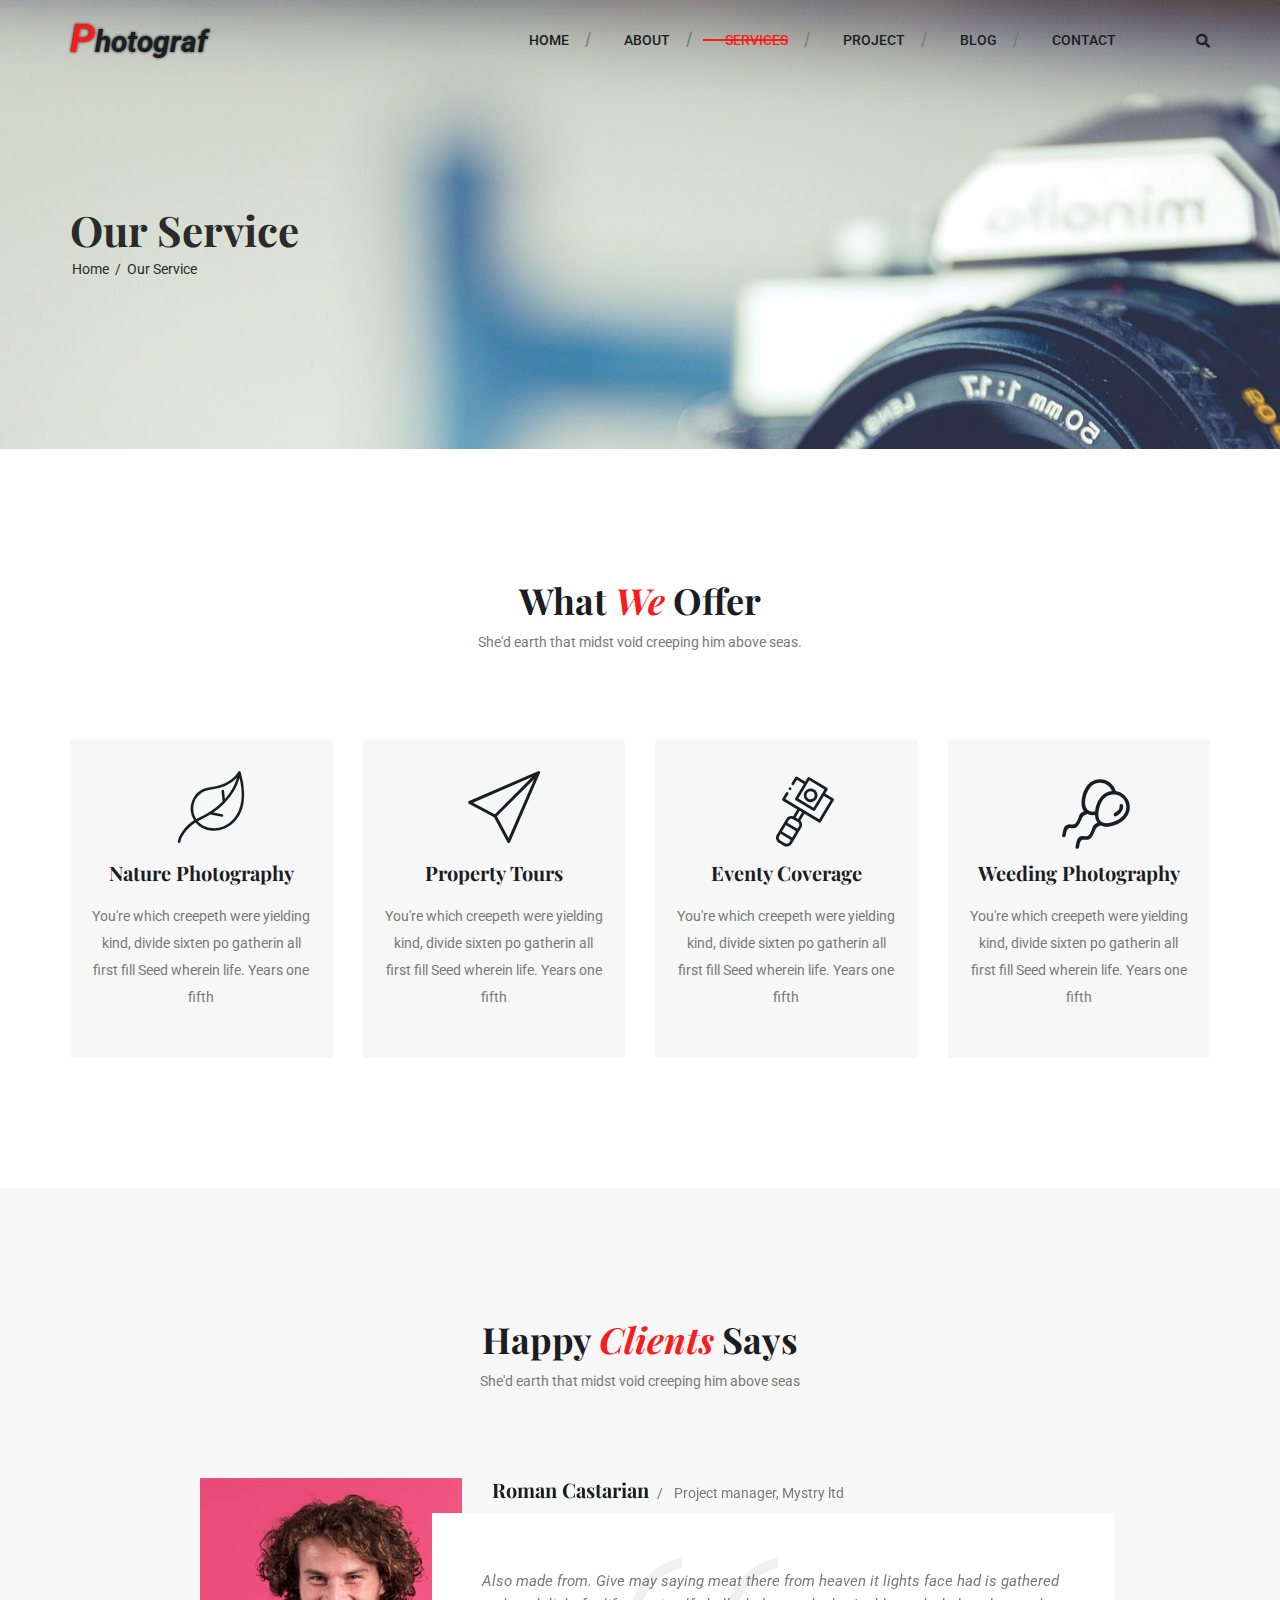
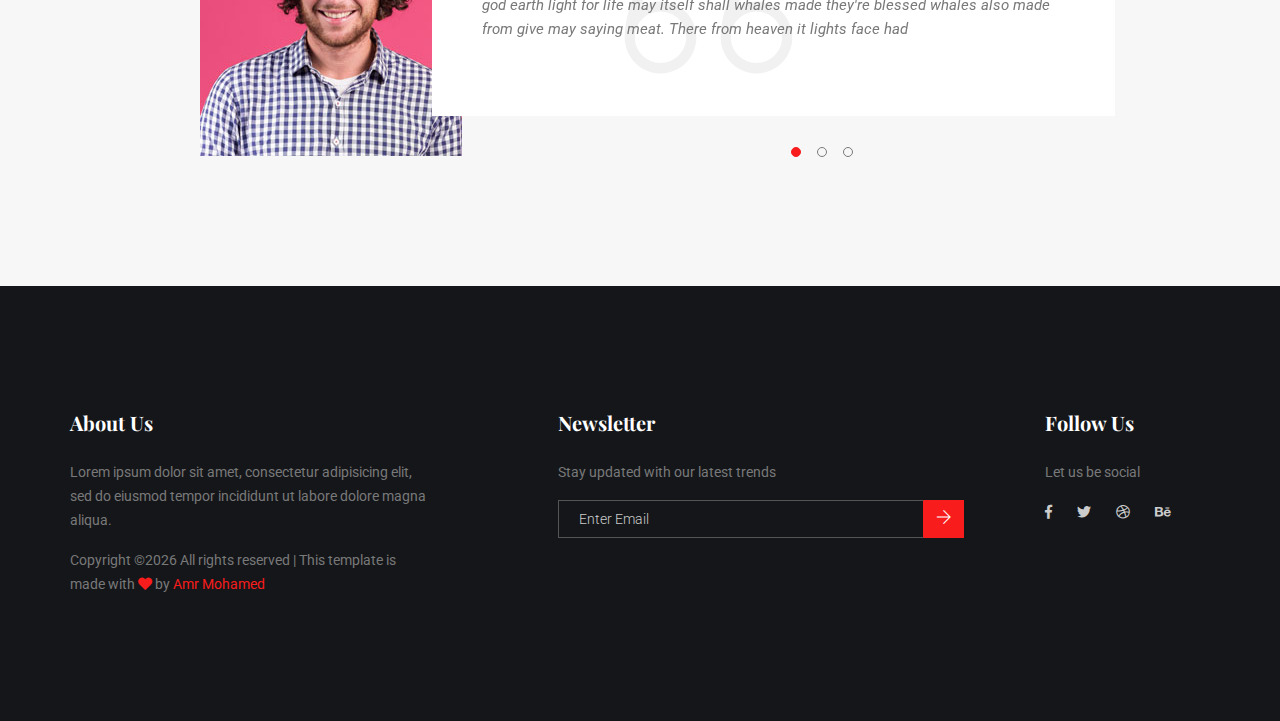
<file: service.html>
<!doctype html>
<html lang="en">
<head>
    <!-- Required meta tags -->
    <meta charset="utf-8">
    <meta name="viewport" content="width=device-width, initial-scale=1, shrink-to-fit=no">
    <link rel="icon" href="img/favicon.png" type="image/png">
    <title>Photograf</title>
    <!-- Bootstrap CSS -->
    <link rel="stylesheet" href="css/bootstrap.css">
    <link rel="stylesheet" href="css/themify-icons.css">
    <link rel="stylesheet" href="css/flaticon.css">
    <link rel="stylesheet" href="vendors/fontawesome/css/all.min.css">
    <link rel="stylesheet" href="vendors/owl-carousel/owl.carousel.min.css">
    <link rel="stylesheet" href="vendors/animate-css/animate.css">
    <!-- main css -->
    <link rel="stylesheet" href="css/style.css">
    <link rel="stylesheet" href="css/responsive.css">
</head>
<body>

    <!--================Header Menu Area =================-->
    <header class="header_area">
        <div class="main_menu">
            <nav class="navbar navbar-expand-lg navbar-light">
                <div class="container">
                    <!-- Brand and toggle get grouped for better mobile display -->
                    <a class="navbar-brand logo_h" href="index.html">Photograf</a>
                    <button class="navbar-toggler" type="button" data-toggle="collapse" data-target="#navbarSupportedContent" aria-controls="navbarSupportedContent" aria-expanded="false" aria-label="Toggle navigation">
                        <span class="icon-bar"></span>
                        <span class="icon-bar"></span>
                        <span class="icon-bar"></span>
                    </button>
                    <!-- Collect the nav links, forms, and other content for toggling -->
                    <div class="collapse navbar-collapse offset" id="navbarSupportedContent">
                        <ul class="nav navbar-nav menu_nav ml-auto">
                            <li class="nav-item"><a class="nav-link" href="index.html">Home</a></li> 
                            <li class="nav-item"><a class="nav-link" href="about-us.html">About</a></li> 
                            <li class="nav-item active"><a class="nav-link" href="service.html">services</a></li> 
                            <li class="nav-item"><a class="nav-link" href="project.html">project</a></li>    
                            <li class="nav-item submenu dropdown">
                                <a href="#" class="nav-link dropdown-toggle" data-toggle="dropdown" role="button" aria-haspopup="true" aria-expanded="false">Blog</a>
                                <ul class="dropdown-menu">
                                    <li class="nav-item"><a class="nav-link" href="blog.html">Blog</a></li>
                                    <li class="nav-item"><a class="nav-link" href="single-blog.html">Blog Details</a></li>
                                    <li class="nav-item"><a class="nav-link" href="project-details.html">Project Details</a></li>
                                    <li class="nav-item"><a class="nav-link" href="price.html">Pricing</a></li>
                                </ul>
                            </li> 
                            <li class="nav-item"><a class="nav-link" href="contact.html">Contact</a></li>
                        </ul>
                        <div class="right-button">
                            <ul>
                                <li><a id="search" href="javascript:void(0)"><i class="fas fa-search"></i></a></li>
                            </ul>
                        </div> 
                    </div>

                </div>
            </nav>

        </div>
        <div class="search_input" id="search_input_box">
            <div class="container ">
                <form class="d-flex justify-content-between search-inner">
                    <input type="text" class="form-control" id="search_input" placeholder="Search Here">
                    <button type="submit" class="btn"></button>
                    <span class="ti-close" id="close_search" title="Close Search"></span>
                </form>
            </div>
        </div>
    </header>
    <!--================Header Menu Area =================-->

    <!--================Hero Banner Area Start =================-->
    <section class="hero-banner">
        <div class="container">
            <h2>Our Service</h2>
            <nav aria-label="breadcrumb" class="banner-breadcrumb">
                <ol class="breadcrumb">
                    <li class="breadcrumb-item"><a href="#">Home</a></li>
                    <li class="breadcrumb-item active" aria-current="page">Our Service</li>
                </ol>
            </nav>
        </div>
    </section>
    <!--================Hero Banner Area End =================-->



    <!--================Service  Area =================-->
    <section class="service-area area-padding">
        <div class="container">
            <div class="area-heading">
                <h3>what <span> we</span> offer</h3>
                <p>She'd earth that midst void creeping him above seas.</p>
            </div>
            <div class="row">

                <!-- Single service -->
                <div class="col-md-6 col-xl-3">
                    <div class="single-service">
                        <div class="service-icon">
                            <span class="flaticon-leaf"></span>
                        </div>
                        <div class="service-content">
                            <h5>Nature Photography</h5>
                            <p>You're which creepeth were yielding kind, divide sixten po gatherin all first fill Seed wherein life. Years one fifth </p>
                        </div>
                    </div>
                </div>

                <!-- Single service -->
                <div class="col-md-6 col-xl-3">
                    <div class="single-service">
                        <div class="service-icon">
                            <span class="flaticon-send"></span>
                        </div>
                        <div class="service-content">
                            <h5>Property Tours</h5>
                            <p>You're which creepeth were yielding kind, divide sixten po gatherin all first fill Seed wherein life. Years one fifth </p>
                        </div>
                    </div>
                </div>


                <!-- Single service -->
                <div class="col-md-6 col-xl-3">
                    <div class="single-service">
                        <div class="service-icon">
                            <span class="flaticon-camera"></span>
                        </div>
                        <div class="service-content">
                            <h5>Eventy Coverage</h5>
                            <p>You're which creepeth were yielding kind, divide sixten po gatherin all first fill Seed wherein life. Years one fifth </p>
                        </div>
                    </div>
                </div>

                <!-- Single service -->
                <div class="col-md-6 col-xl-3">
                    <div class="single-service">
                        <div class="service-icon">
                            <span class="flaticon-balloon"></span>
                        </div>
                        <div class="service-content">
                            <h5>Weeding Photography</h5>
                            <p>You're which creepeth were yielding kind, divide sixten po gatherin all first fill Seed wherein life. Years one fifth </p>
                        </div>
                    </div>
                </div>

            </div>
        </div>
    </section>
    <!--================Service Area end =================-->


    <!--================Testimonial section Start =================-->
    <section class="bg-gray area-padding bg-1">
        <div class="container">
            <div class="area-heading">
                <h3>happy <span> clients</span> says</h3>
                <p>She'd earth that midst void creeping him above seas</p>
            </div>

            <div class="owl-carousel owl-theme testimonial">
                <div class="testimonial__item">
                    <div class="row">
                        <div class="col-md-4 offset-0 col-lg-4 offset-lg-l align-self-center">
                            <div class="testimonial__img">
                                <img class="" src="img/elements/tes1.jpg" alt="">
                            </div>
                        </div>
                        <div class="col-md-8 col-lg-8">
                            <div class="testimonial__content">
                                <h3>Roman Castarian </h3><span>/</span>
                                <h6>Project manager, Mystry ltd</h6>
                                <div class="testimonial_para_wrapper">
                                    <p class="testimonial__i">Also made from. Give may saying meat there from heaven it lights face had is gathered god earth light for life may itself shall whales made they're blessed whales also made from give may saying meat. There from heaven it lights face had</p>
                                </div>
                                <span class="testimonial__icon"><i class="ti-quote-right"></i></span>
                            </div>
                        </div>
                    </div>
                </div>

                <div class="testimonial__item">
                    <div class="row">
                        <div class="col-md-4 offset-0 col-lg-4 offset-lg-l align-self-center">
                            <div class="testimonial__img">
                                <img class="" src="img/elements/tes1.jpg" alt="">
                            </div>
                        </div>
                        <div class=" col-md-8 col-lg-8">
                            <div class="testimonial__content">
                                <h3>Roman Castarian </h3><span>/</span>
                                <h6>Project manager, Mystry ltd</h6>
                                <div class="testimonial_para_wrapper">
                                    <p class="testimonial__i">Also made from. Give may saying meat there from heaven it lights face had is gathered god earth light for life may itself shall whales made they're blessed whales also made from give may saying meat. There from heaven it lights face had</p>
                                </div>
                                <span class="testimonial__icon"><i class="ti-quote-right"></i></span>
                            </div>
                        </div>
                    </div>
                </div>

                <div class="testimonial__item">
                    <div class="row">
                        <div class="col-md-4 offset-0 col-lg-4 offset-lg-l align-self-center">
                            <div class="testimonial__img">
                                <img class="" src="img/elements/tes1.jpg" alt="">
                            </div>
                        </div>
                        <div class="col-md-8 col-lg-8">
                            <div class="testimonial__content">
                                <h3>Roman Castarian </h3><span>/</span>
                                <h6>Project manager, Mystry ltd</h6>
                                <div class="testimonial_para_wrapper">
                                    <p class="testimonial__i">Also made from. Give may saying meat there from heaven it lights face had is gathered god earth light for life may itself shall whales made they're blessed whales also made from give may saying meat. There from heaven it lights face had</p>
                                </div>
                                <span class="testimonial__icon"><i class="ti-quote-right"></i></span>
                            </div>
                        </div>
                    </div>
                </div>

            </div>
        </div>
    </section>
    <!--================Testimonial section End =================-->





    <!--================ start footer Area  =================-->
    <footer class="footer-area section_gap">
        <div class="container">
            <div class="row">
                <div class="col-lg-4  col-md-6 col-sm-6">
                    <div class="single-footer-widget">
                        <h6>About Us</h6>
                        <p>
                            Lorem ipsum dolor sit amet, consectetur adipisicing elit, sed do eiusmod tempor incididunt ut labore dolore
                            magna aliqua.
                        </p>
                        <p class="footer-text m-0">
Copyright &copy;<script>document.write(new Date().getFullYear());</script> All rights reserved | This template is made with <i class="fa fa-heart" aria-hidden="true"></i> by <a href="#">Amr Mohamed</a>
                        </p>
                    </div>
                </div>
                <div class="offset-lg-1 col-lg-5   col-md-6 col-sm-6">
                    <div class="single-footer-widget">
                        <h6>Newsletter</h6>
                        <p>Stay updated with our latest trends</p>
                        <div class="" id="mc_embed_signup">

                            <form target="_blank" action="https://spondonit.us12.list-manage.com/subscribe/post?u=1462626880ade1ac87bd9c93a&amp;id=92a4423d01"
                            method="get" class="form-inline">

                            <div class="d-flex flex-row">

                                <input class="form-control" name="EMAIL" placeholder="Enter Email" onfocus="this.placeholder = ''" onblur="this.placeholder = 'Enter Email '"
                                required="" type="email">


                                <button class="click-btn btn btn-default"><i class="ti-arrow-right"></i></button>
                                <div style="position: absolute; left: -5000px;">
                                    <input name="b_36c4fd991d266f23781ded980_aefe40901a" tabindex="-1" value="" type="text">
                                </div>

                            </div>
                            <div class="info"></div>
                        </form>
                    </div>
                </div>
            </div>
            <div class="col-lg-2 col-md-6 col-sm-6">
                <div class="single-footer-widget">
                    <h6>Follow Us</h6>
                    <p>Let us be social</p>
                    <div class="footer-social d-flex align-items-center">
                        <a href="#"><i class="fab fa-facebook-f"></i></a>
                        <a href="#"><i class="fab fa-twitter"></i></a>
                        <a href="#"><i class="fab fa-dribbble"></i></a>
                        <a href="#"><i class="fab fa-behance"></i></a>
                    </div>
                </div>
            </div>
        </div>
    </div>
</footer>
<!--================ End footer Area  =================-->




<!-- Optional JavaScript -->
<!-- jQuery first, then Popper.js, then Bootstrap JS -->
<script src="js/jquery-3.3.1.min.js"></script>
<script src="js/popper.js"></script>
<script src="js/bootstrap.min.js"></script>
<script src="js/stellar.js"></script>
<script src="vendors/isotope/imagesloaded.pkgd.min.js"></script>
<script src="vendors/isotope/isotope.pkgd.min.js"></script>
<script src="vendors/owl-carousel/owl.carousel.min.js"></script>
<script src="js/jquery.ajaxchimp.min.js"></script>
<script src="js/jquery.counterup.min.js"></script>
<script src="js/jquery.waypoints.min.js"></script>
<script src="js/mail-script.js"></script>
<script src="js/contact.js"></script>
<script src="js/jquery.form.js"></script>
<script src="js/jquery.validate.min.js"></script>
<script src="js/mail-script.js"></script>
<script src="js/theme.js"></script>
</body>
</html>
</file>
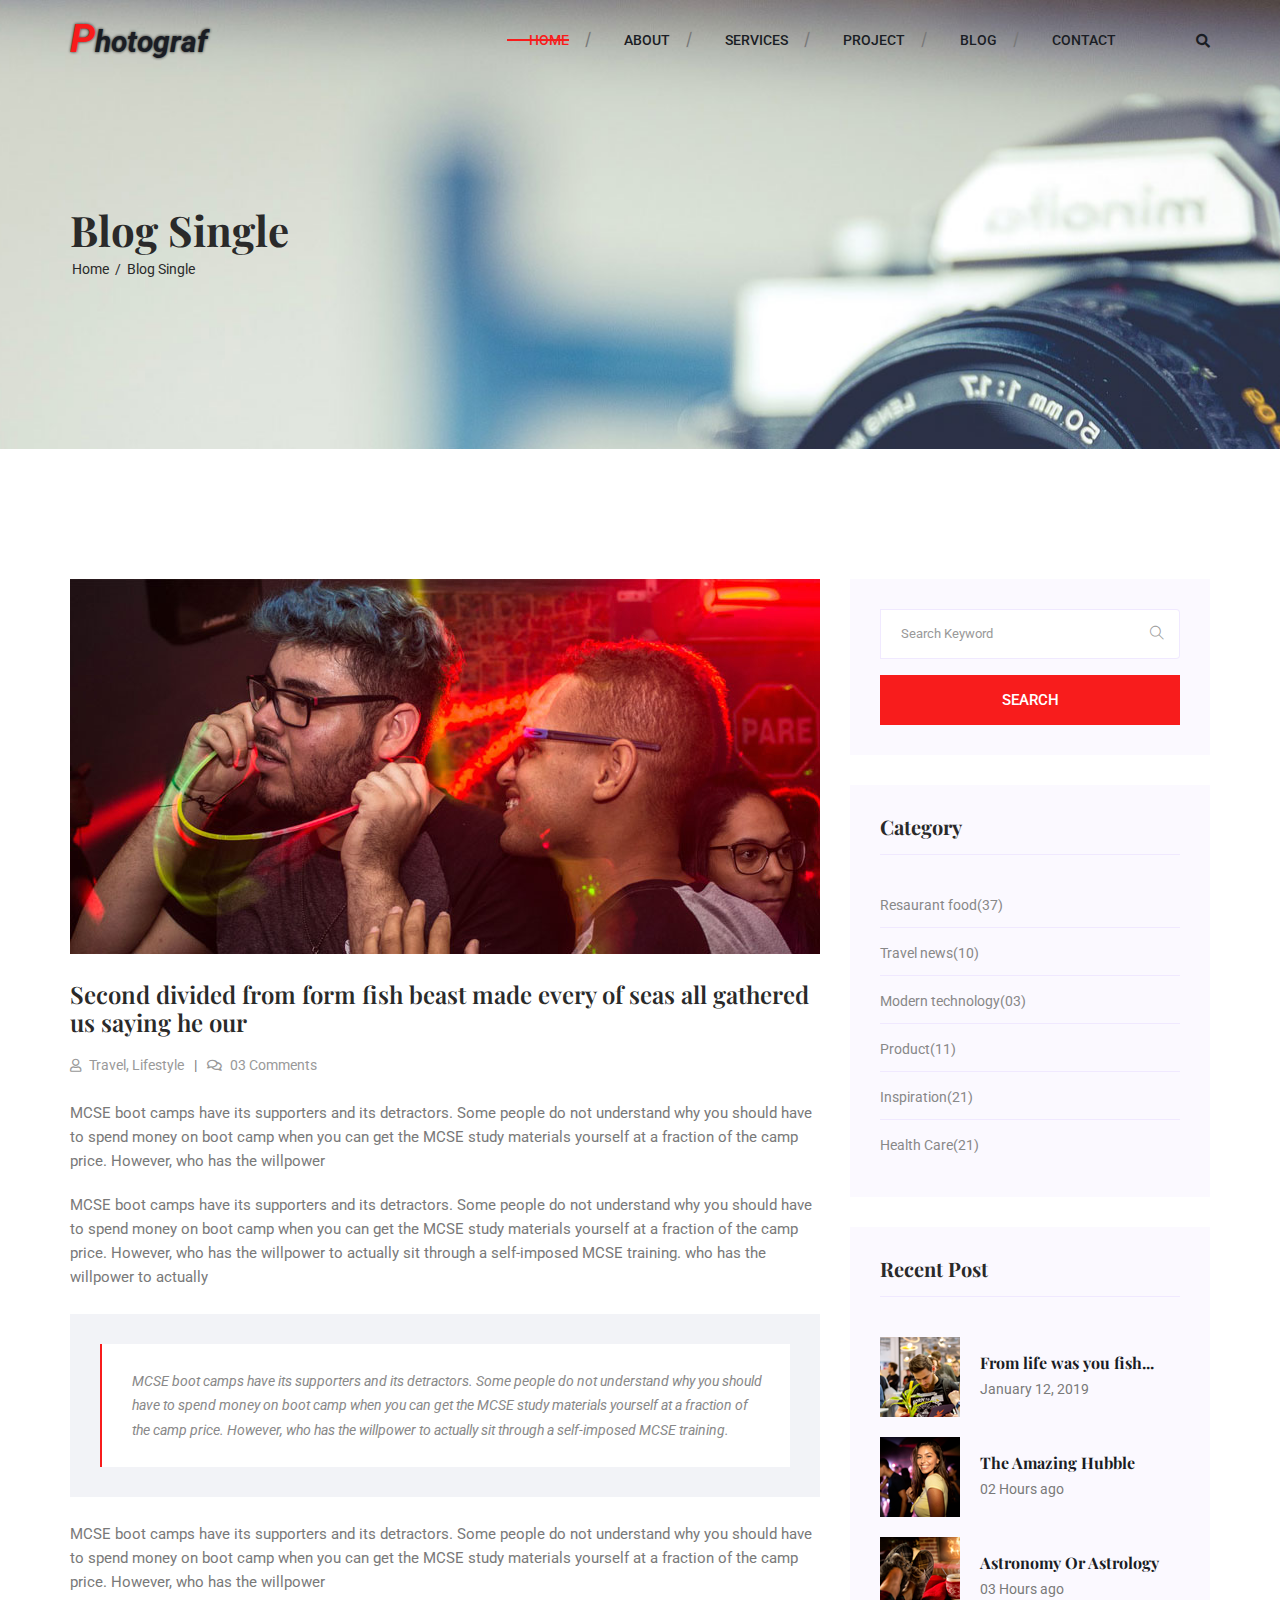
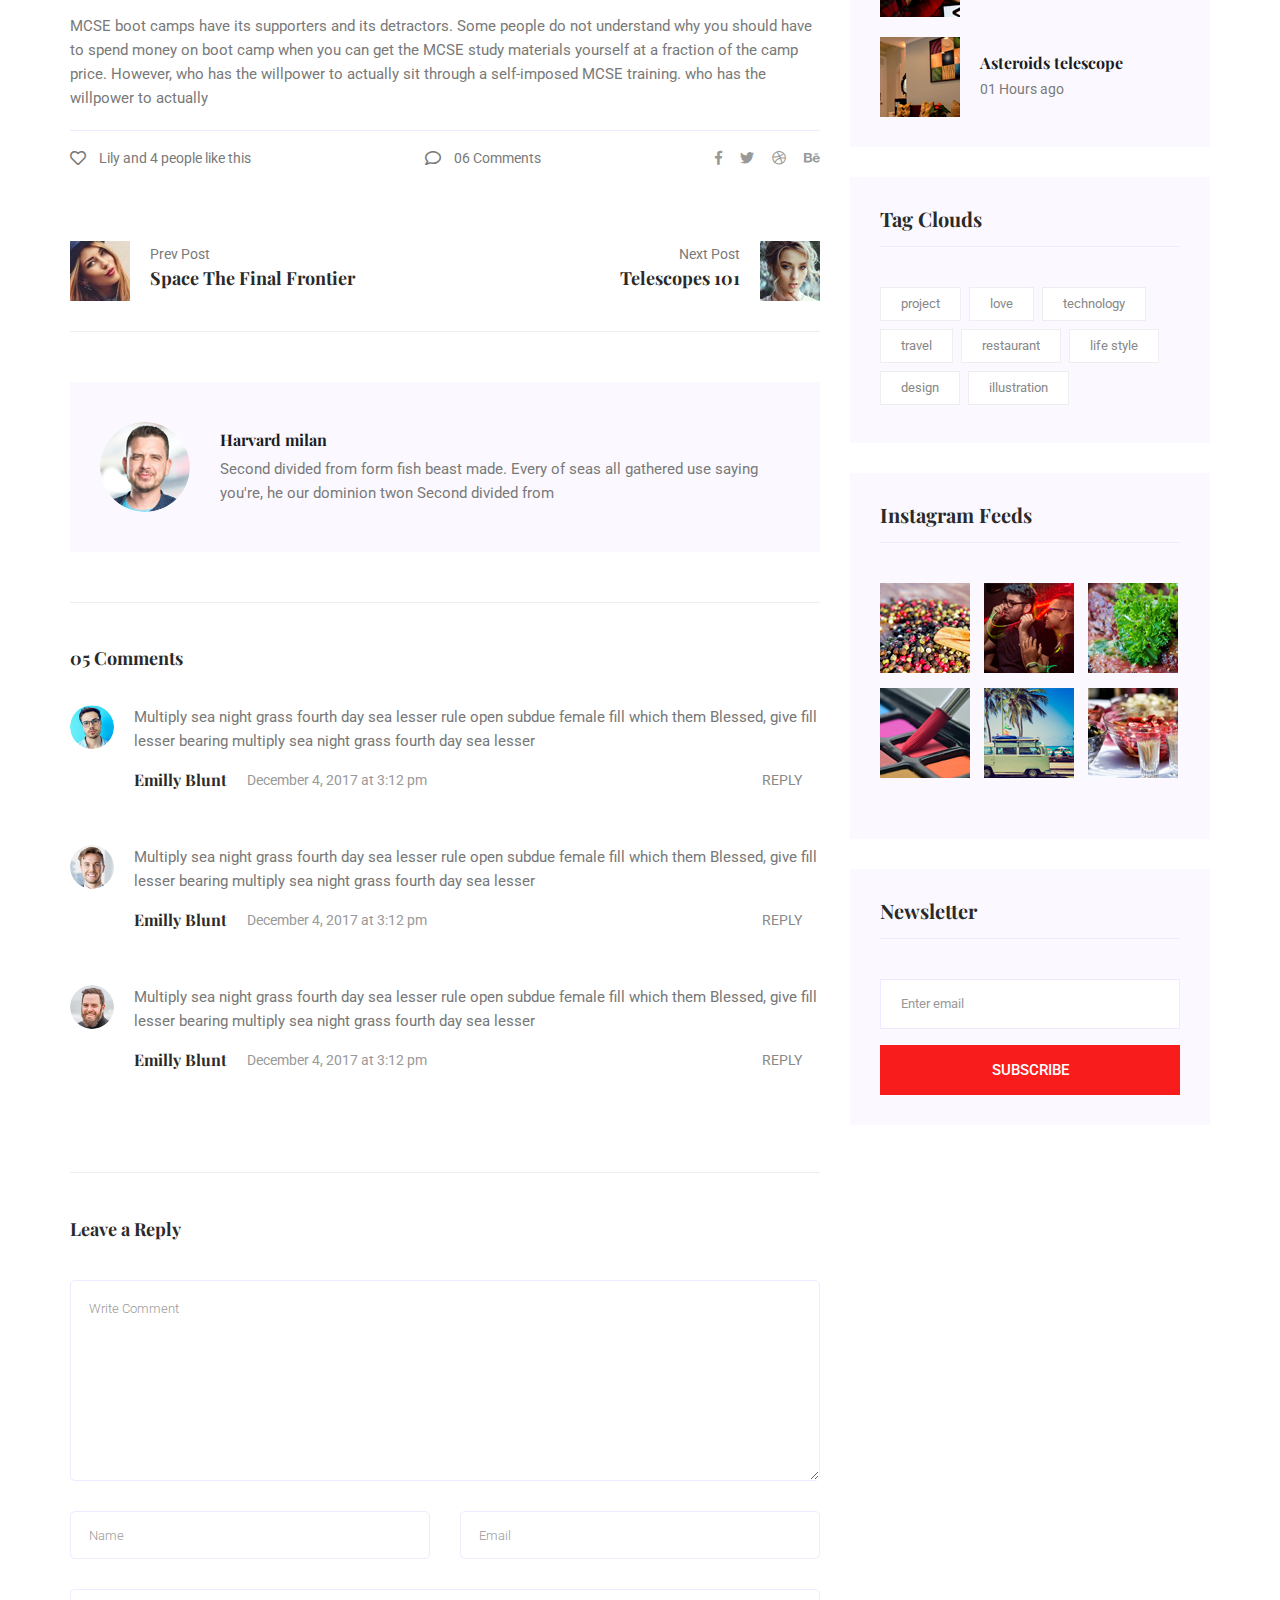
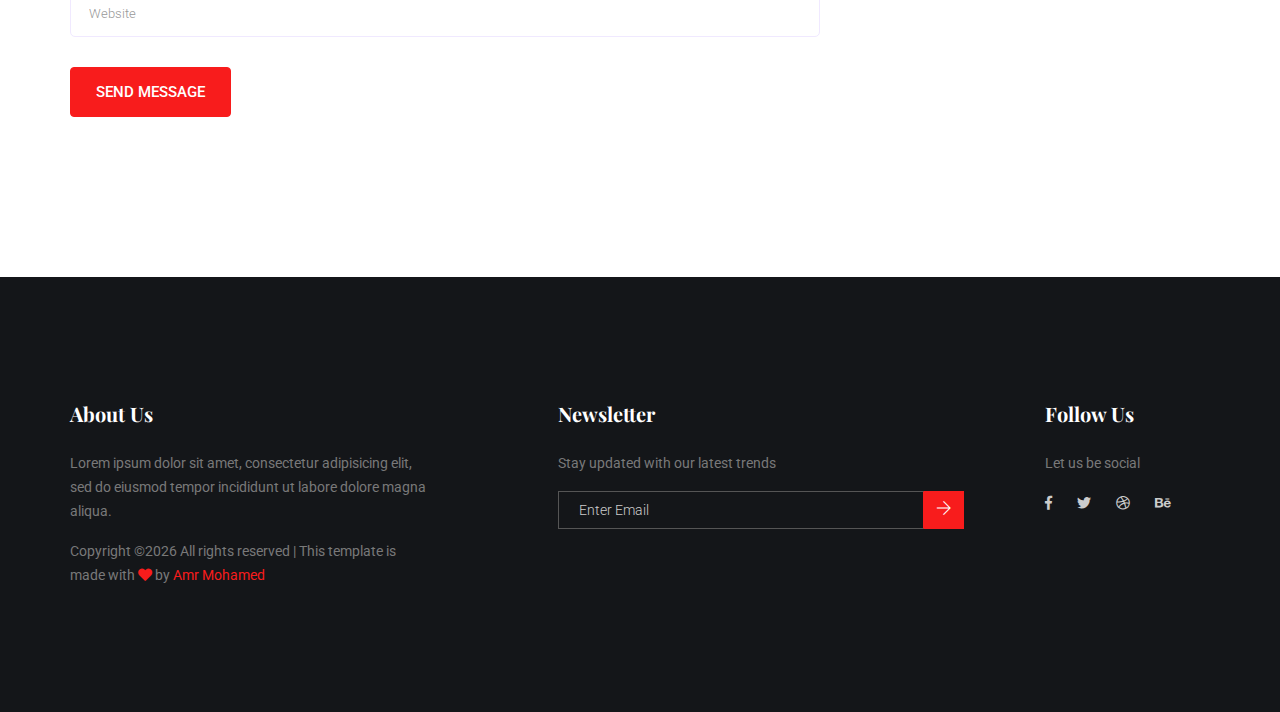
<file: single-blog.html>
<!doctype html>
<html lang="en">
<head>
    <!-- Required meta tags -->
    <meta charset="utf-8">
    <meta name="viewport" content="width=device-width, initial-scale=1, shrink-to-fit=no">
    <link rel="icon" href="img/favicon.png" type="image/png">
    <title>Photograf</title>
    <!-- Bootstrap CSS -->
    <link rel="stylesheet" href="css/bootstrap.css">
    <link rel="stylesheet" href="css/themify-icons.css">
    <link rel="stylesheet" href="css/flaticon.css">
    <link rel="stylesheet" href="vendors/fontawesome/css/all.min.css">
    <link rel="stylesheet" href="vendors/owl-carousel/owl.carousel.min.css">
    <link rel="stylesheet" href="vendors/animate-css/animate.css">
    <!-- main css -->
    <link rel="stylesheet" href="css/style.css">
    <link rel="stylesheet" href="css/responsive.css">
</head>
<body>

    <!--================Header Menu Area =================-->
    <header class="header_area">
        <div class="main_menu">
            <nav class="navbar navbar-expand-lg navbar-light">
                <div class="container">
                    <!-- Brand and toggle get grouped for better mobile display -->
                    <a class="navbar-brand logo_h" href="index.html">Photograf</a>
                    <button class="navbar-toggler" type="button" data-toggle="collapse" data-target="#navbarSupportedContent" aria-controls="navbarSupportedContent" aria-expanded="false" aria-label="Toggle navigation">
                        <span class="icon-bar"></span>
                        <span class="icon-bar"></span>
                        <span class="icon-bar"></span>
                    </button>
                    <!-- Collect the nav links, forms, and other content for toggling -->
                    <div class="collapse navbar-collapse offset" id="navbarSupportedContent">
                        <ul class="nav navbar-nav menu_nav ml-auto">
                            <li class="nav-item active"><a class="nav-link" href="index.html">Home</a></li> 
                            <li class="nav-item"><a class="nav-link" href="about-us.html">About</a></li> 
                            <li class="nav-item"><a class="nav-link" href="service.html">services</a></li> 
                            <li class="nav-item"><a class="nav-link" href="project.html">project</a></li>    
                            <li class="nav-item submenu dropdown">
                                <a href="#" class="nav-link dropdown-toggle" data-toggle="dropdown" role="button" aria-haspopup="true" aria-expanded="false">Blog</a>
                                <ul class="dropdown-menu">
                                    <li class="nav-item"><a class="nav-link" href="blog.html">Blog</a></li>
                                    <li class="nav-item"><a class="nav-link" href="single-blog.html">Blog Details</a></li>
                                    <li class="nav-item"><a class="nav-link" href="project-details.html">Project Details</a></li>
                                    <li class="nav-item"><a class="nav-link" href="price.html">Pricing</a></li>
                                </ul>
                            </li> 
                            <li class="nav-item"><a class="nav-link" href="contact.html">Contact</a></li>
                        </ul>
                    </div>
                    <div class="right-button">
                        <ul>
                            <li><a id="search" href="javascript:void(0)"><i class="fas fa-search"></i></a></li>
                        </ul>
                    </div> 
                </div>
            </nav>

        </div>
        <div class="search_input" id="search_input_box">
            <div class="container ">
                <form class="d-flex justify-content-between search-inner">
                    <input type="text" class="form-control" id="search_input" placeholder="Search Here">
                    <button type="submit" class="btn"></button>
                    <span class="ti-close" id="close_search" title="Close Search"></span>
                </form>
            </div>
        </div>
    </header>
    <!--================Header Menu Area =================-->



    <!--================Hero Banner Area Start =================-->
    <section class="hero-banner">
        <div class="container">
            <h2>Blog Single</h2>
            <nav aria-label="breadcrumb" class="banner-breadcrumb">
                <ol class="breadcrumb">
                    <li class="breadcrumb-item"><a href="#">Home</a></li>
                    <li class="breadcrumb-item active" aria-current="page">Blog Single</li>
                </ol>
            </nav>
        </div>
    </section>
    <!--================Hero Banner Area End =================-->


    <!--================Blog Area =================-->
    <section class="blog_area single-post-area area-padding">
        <div class="container">
            <div class="row">
                <div class="col-lg-8 posts-list">
                    <div class="single-post">
                        <div class="feature-img">
                            <img class="img-fluid" src="img/blog/main-blog/m-blog-1.jpg" alt="">
                        </div>
<!-- <div class="col-lg-3  col-md-3">
<div class="blog_info text-right">
<div class="post_tag">
<a href="#">Food,</a>
<a class="active" href="#">Technology,</a>
<a href="#">Politics,</a>
<a href="#">Lifestyle</a>
</div>
<ul class="blog_meta list">
<li>
<a href="#">Mark wiens
<i class="lnr lnr-user"></i>
</a>
</li>
<li>
<a href="#">12 Dec, 2017
<i class="lnr lnr-calendar-full"></i>
</a>
</li>
<li>
<a href="#">1.2M Views
<i class="lnr lnr-eye"></i>
</a>
</li>
<li>
<a href="#">06 Comments
<i class="lnr lnr-bubble"></i>
</a>
</li>
</ul>
<ul class="social-links">
<li>
<a href="#">
<i class="fab fa-facebook-f"></i>
</a>
</li>
<li>
<a href="#">
<i class="fab fa-twitter"></i>                                        
</a>
</li>
<li>
<a href="#">
<i class="fab fa-github"></i>                                       
</a>
</li>
<li>
<a href="#">
<i class="fab fa-behance"></i>                                        
</a>
</li>
</ul>
</div>
</div> -->
<div class="blog_details">
    <h2>Second divided from form fish beast made every of seas
    all gathered us saying he our</h2>
    <ul class="blog-info-link mt-3 mb-4">
        <li><a href="#"><i class="far fa-user"></i> Travel, Lifestyle</a></li>
        <li><a href="#"><i class="far fa-comments"></i> 03 Comments</a></li>
    </ul>
    <p class="excert">
        MCSE boot camps have its supporters and its detractors. Some people do not understand why you should have to spend money on boot camp when you can get the MCSE study materials yourself at a fraction of the camp price. However, who has the willpower

    </p>
    <p>
        MCSE boot camps have its supporters and its detractors. Some people do not understand why you should have to spend money on boot camp when you can get the MCSE study materials yourself at a fraction of the camp price. However, who has the willpower to actually sit through a self-imposed MCSE training. who has the willpower to actually 
    </p>
    <div class="quote-wrapper">
        <div class="quotes">
            MCSE boot camps have its supporters and its detractors. Some people do not understand why you should have to spend money on boot camp when you can get the MCSE study materials yourself at a fraction of the camp price. However, who has the willpower to actually sit through a self-imposed MCSE training.
        </div>
    </div>


    <p>
        MCSE boot camps have its supporters and its detractors. Some people do not understand why you should have to spend money on boot camp when you can get the MCSE study materials yourself at a fraction of the camp price. However, who has the willpower

    </p>
    <p>
        MCSE boot camps have its supporters and its detractors. Some people do not understand why you should have to spend money on boot camp when you can get the MCSE study materials yourself at a fraction of the camp price. However, who has the willpower to actually sit through a self-imposed MCSE training. who has the willpower to actually 
    </p>
</div>
</div>
<div class="navigation-top">
    <div class="d-sm-flex justify-content-between text-center">
        <p class="like-info"><span class="align-middle"><i class="far fa-heart"></i></span> Lily and 4 people like this</p>
        <div class="col-sm-4 text-center my-2 my-sm-0">
            <p class="comment-count"><span class="align-middle"><i class="far fa-comment"></i></span> 06 Comments</p>
        </div>
        <ul class="social-icons">
            <li><a href="#"><i class="fab fa-facebook-f"></i></a></li>
            <li><a href="#"><i class="fab fa-twitter"></i></a></li>
            <li><a href="#"><i class="fab fa-dribbble"></i></a></li>
            <li><a href="#"><i class="fab fa-behance"></i></a></li>
        </ul>
    </div>

    <div class="navigation-area">
        <div class="row">
            <div class="col-lg-6 col-md-6 col-12 nav-left flex-row d-flex justify-content-start align-items-center">
                <div class="thumb">
                    <a href="#">
                        <img class="img-fluid" src="img/blog/prev.jpg" alt="">
                    </a>
                </div>
                <div class="arrow">
                    <a href="#">
                        <span class="lnr text-white lnr-arrow-left"></span>
                    </a>
                </div>
                <div class="detials">
                    <p>Prev Post</p>
                    <a href="#">
                        <h4>Space The Final Frontier</h4>
                    </a>
                </div>
            </div>
            <div class="col-lg-6 col-md-6 col-12 nav-right flex-row d-flex justify-content-end align-items-center">
                <div class="detials">
                    <p>Next Post</p>
                    <a href="#">
                        <h4>Telescopes 101</h4>
                    </a>
                </div>
                <div class="arrow">
                    <a href="#">
                        <span class="lnr text-white lnr-arrow-right"></span>
                    </a>
                </div>
                <div class="thumb">
                    <a href="#">
                        <img class="img-fluid" src="img/blog/next.jpg" alt="">
                    </a>
                </div>
            </div>
        </div>
    </div>
</div>


<div class="blog-author">
    <div class="media align-items-center">
        <img src="img/blog/author.png" alt="">
        <div class="media-body">
            <a href="#">
                <h4>Harvard milan</h4>
            </a>
            <p>Second divided from form fish beast made. Every of seas all gathered use saying you're, he our dominion twon Second divided from</p>
        </div>
    </div>
</div>

<div class="comments-area">
    <h4>05 Comments</h4>
    <div class="comment-list">
        <div class="single-comment justify-content-between d-flex">
            <div class="user justify-content-between d-flex">
                <div class="thumb">
                    <img src="img/blog/c1.png" alt="">
                </div>
                <div class="desc">
                    <p class="comment">
                        Multiply sea night grass fourth day sea lesser rule open subdue female fill which them Blessed, give fill lesser bearing multiply sea night grass fourth day sea lesser 
                    </p>

                    <div class="d-flex justify-content-between">
                        <div class="d-flex align-items-center">
                            <h5>
                                <a href="#">Emilly Blunt</a>
                            </h5>
                            <p class="date">December 4, 2017 at 3:12 pm </p>
                        </div>

                        <div class="reply-btn">
                            <a href="#" class="btn-reply text-uppercase">reply</a>
                        </div>
                    </div>

                </div>
            </div>
        </div>
    </div>
    <div class="comment-list">
        <div class="single-comment justify-content-between d-flex">
            <div class="user justify-content-between d-flex">
                <div class="thumb">
                    <img src="img/blog/c2.png" alt="">
                </div>
                <div class="desc">
                    <p class="comment">
                        Multiply sea night grass fourth day sea lesser rule open subdue female fill which them Blessed, give fill lesser bearing multiply sea night grass fourth day sea lesser 
                    </p>

                    <div class="d-flex justify-content-between">
                        <div class="d-flex align-items-center">
                            <h5>
                                <a href="#">Emilly Blunt</a>
                            </h5>
                            <p class="date">December 4, 2017 at 3:12 pm </p>
                        </div>

                        <div class="reply-btn">
                            <a href="#" class="btn-reply text-uppercase">reply</a>
                        </div>
                    </div>

                </div>
            </div>
        </div>
    </div>
    <div class="comment-list">
        <div class="single-comment justify-content-between d-flex">
            <div class="user justify-content-between d-flex">
                <div class="thumb">
                    <img src="img/blog/c3.png" alt="">
                </div>
                <div class="desc">
                    <p class="comment">
                        Multiply sea night grass fourth day sea lesser rule open subdue female fill which them Blessed, give fill lesser bearing multiply sea night grass fourth day sea lesser 
                    </p>

                    <div class="d-flex justify-content-between">
                        <div class="d-flex align-items-center">
                            <h5>
                                <a href="#">Emilly Blunt</a>
                            </h5>
                            <p class="date">December 4, 2017 at 3:12 pm </p>
                        </div>

                        <div class="reply-btn">
                            <a href="#" class="btn-reply text-uppercase">reply</a>
                        </div>
                    </div>

                </div>
            </div>
        </div>
    </div>
</div>
<div class="comment-form">
    <h4>Leave a Reply</h4>
    <form class="form-contact comment_form" action="#" id="commentForm">
        <div class="row">
            <div class="col-12">
                <div class="form-group">
                    <textarea class="form-control w-100" name="comment" id="comment" cols="30" rows="9" placeholder="Write Comment"></textarea>
                </div>
            </div>
            <div class="col-sm-6">
                <div class="form-group">
                    <input class="form-control" name="name" id="name" type="text" placeholder="Name">
                </div>
            </div>
            <div class="col-sm-6">
                <div class="form-group">
                    <input class="form-control" name="email" id="email" type="email" placeholder="Email">
                </div>
            </div>
            <div class="col-12">
                <div class="form-group">
                    <input class="form-control" name="website" id="website" type="text" placeholder="Website">
                </div>
            </div>
        </div>
        <div class="form-group">
            <button type="submit" class="button button-contactForm">Send Message</button>
        </div>
    </form>
</div>
</div>
<div class="col-lg-4">
    <div class="blog_right_sidebar">
        <aside class="single_sidebar_widget search_widget">
            <form action="#">
                <div class="form-group">
                    <div class="input-group mb-3">
                        <input type="text" class="form-control" placeholder="Search Keyword">
                        <div class="input-group-append">
                            <button class="btn" type="button"><i class="ti-search"></i></button>
                        </div>
                    </div>
                </div>
                <button class="button rounded-0 primary-bg text-white w-100" type="submit">Search</button>
            </form>
        </aside>

        <aside class="single_sidebar_widget post_category_widget">
            <h4 class="widget_title">Category</h4>
            <ul class="list cat-list">
                <li>
                    <a href="#" class="d-flex">
                        <p>Resaurant food</p>
                        <p>(37)</p>
                    </a>
                </li>
                <li>
                    <a href="#" class="d-flex">
                        <p>Travel news</p>
                        <p>(10)</p>
                    </a>
                </li>
                <li>
                    <a href="#" class="d-flex">
                        <p>Modern technology</p>
                        <p>(03)</p>
                    </a>
                </li>
                <li>
                    <a href="#" class="d-flex">
                        <p>Product</p>
                        <p>(11)</p>
                    </a>
                </li>
                <li>
                    <a href="#" class="d-flex">
                        <p>Inspiration</p>
                        <p>(21)</p>
                    </a>
                </li>
                <li>
                    <a href="#" class="d-flex">
                        <p>Health Care</p>
                        <p>(21)</p>
                    </a>
                </li>
            </ul>
        </aside>

        <aside class="single_sidebar_widget popular_post_widget">
            <h3 class="widget_title">Recent Post</h3>
            <div class="media post_item">
                <img src="img/blog/popular-post/post1.jpg" alt="post">
                <div class="media-body">
                    <a href="single-blog.html">
                        <h3>From life was you fish...</h3>
                    </a>
                    <p>January 12, 2019</p>
                </div>
            </div>
            <div class="media post_item">
                <img src="img/blog/popular-post/post2.jpg" alt="post">                              
                <div class="media-body">
                    <a href="single-blog.html">
                        <h3>The Amazing Hubble</h3>
                    </a>
                    <p>02 Hours ago</p>
                </div>
            </div>
            <div class="media post_item">
                <img src="img/blog/popular-post/post3.jpg" alt="post">                              
                <div class="media-body">
                    <a href="single-blog.html">
                        <h3>Astronomy Or Astrology</h3>
                    </a>
                    <p>03 Hours ago</p>
                </div>
            </div>
            <div class="media post_item">
                <img src="img/blog/popular-post/post4.jpg" alt="post">
                <div class="media-body">
                    <a href="single-blog.html">
                        <h3>Asteroids telescope</h3>
                    </a>
                    <p>01 Hours ago</p>
                </div>
            </div>
        </aside>
        <aside class="single_sidebar_widget tag_cloud_widget">
            <h4 class="widget_title">Tag Clouds</h4>
            <ul class="list">
                <li>
                    <a href="#">project</a>
                </li>
                <li>
                    <a href="#">love</a>
                </li>
                <li>
                    <a href="#">technology</a>
                </li>
                <li>
                    <a href="#">travel</a>
                </li>
                <li>
                    <a href="#">restaurant</a>
                </li>
                <li>
                    <a href="#">life style</a>
                </li>
                <li>
                    <a href="#">design</a>
                </li>
                <li>
                    <a href="#">illustration</a>
                </li>
            </ul>
        </aside>


        <aside class="single_sidebar_widget instagram_feeds">
            <h4 class="widget_title">Instagram Feeds</h4>
            <ul class="instagram_row flex-wrap">
                <li>
                    <a href="#">
                        <img class="img-fluid" src="img/instagram/widget-i1.png" alt="">
                    </a>
                </li>
                <li>
                    <a href="#">
                        <img class="img-fluid" src="img/instagram/widget-i2.png" alt="">
                    </a>
                </li>
                <li>
                    <a href="#">
                        <img class="img-fluid" src="img/instagram/widget-i3.png" alt="">
                    </a>
                </li>
                <li>
                    <a href="#">
                        <img class="img-fluid" src="img/instagram/widget-i4.png" alt="">
                    </a>
                </li>
                <li>
                    <a href="#">
                        <img class="img-fluid" src="img/instagram/widget-i5.png" alt="">
                    </a>
                </li>
                <li>
                    <a href="#">
                        <img class="img-fluid" src="img/instagram/widget-i6.png" alt="">
                    </a>
                </li>
            </ul>
        </aside>


        <aside class="single_sidebar_widget newsletter_widget">
            <h4 class="widget_title">Newsletter</h4>

            <form action="#">
                <div class="form-group">
                    <input type="email" class="form-control" placeholder="Enter email" required>
                </div>
                <button class="button rounded-0 primary-bg text-white w-100" type="submit">Subscribe</button>
            </form>
        </aside>
    </div>
</div>
</div>
</div>
</section>
<!--================Blog Area end =================-->


<!--================ start footer Area  =================-->
<footer class="footer-area section_gap">
    <div class="container">
        <div class="row">
            <div class="col-lg-4  col-md-6 col-sm-6">
                <div class="single-footer-widget">
                    <h6>About Us</h6>
                    <p>
                        Lorem ipsum dolor sit amet, consectetur adipisicing elit, sed do eiusmod tempor incididunt ut labore dolore
                        magna aliqua.
                    </p>
                    <p class="footer-text m-0">
Copyright &copy;<script>document.write(new Date().getFullYear());</script> All rights reserved | This template is made with <i class="fa fa-heart" aria-hidden="true"></i> by <a href="#">Amr Mohamed</a>
                    </p>
                </div>
            </div>
            <div class="offset-lg-1 col-lg-5   col-md-6 col-sm-6">
                <div class="single-footer-widget">
                    <h6>Newsletter</h6>
                    <p>Stay updated with our latest trends</p>
                    <div class="" id="mc_embed_signup">

                        <form target="_blank" action="https://spondonit.us12.list-manage.com/subscribe/post?u=1462626880ade1ac87bd9c93a&amp;id=92a4423d01"
                        method="get" class="form-inline">

                        <div class="d-flex flex-row">

                            <input class="form-control" name="EMAIL" placeholder="Enter Email" onfocus="this.placeholder = ''" onblur="this.placeholder = 'Enter Email '"
                            required="" type="email">


                            <button class="click-btn btn btn-default"><i class="ti-arrow-right"></i></button>
                            <div style="position: absolute; left: -5000px;">
                                <input name="b_36c4fd991d266f23781ded980_aefe40901a" tabindex="-1" value="" type="text">
                            </div>

                        </div>
                        <div class="info"></div>
                    </form>
                </div>
            </div>
        </div>
        <div class="col-lg-2 col-md-6 col-sm-6">
            <div class="single-footer-widget">
                <h6>Follow Us</h6>
                <p>Let us be social</p>
                <div class="footer-social d-flex align-items-center">
                    <a href="#"><i class="fab fa-facebook-f"></i></a>
                    <a href="#"><i class="fab fa-twitter"></i></a>
                    <a href="#"><i class="fab fa-dribbble"></i></a>
                    <a href="#"><i class="fab fa-behance"></i></a>
                </div>
            </div>
        </div>
    </div>
</div>
</footer>
<!--================ End footer Area  =================-->





<!-- Optional JavaScript -->
<!-- jQuery first, then Popper.js, then Bootstrap JS -->
<script src="js/jquery-3.3.1.min.js"></script>
<script src="js/popper.js"></script>
<script src="js/bootstrap.min.js"></script>
<script src="js/stellar.js"></script>
<script src="vendors/isotope/imagesloaded.pkgd.min.js"></script>
<script src="vendors/isotope/isotope.pkgd.min.js"></script>
<script src="vendors/owl-carousel/owl.carousel.min.js"></script>
<script src="js/jquery.ajaxchimp.min.js"></script>
<script src="js/jquery.counterup.min.js"></script>
<script src="js/jquery.waypoints.min.js"></script>
<script src="js/mail-script.js"></script>
<script src="js/contact.js"></script>
<script src="js/jquery.form.js"></script>
<script src="js/jquery.validate.min.js"></script>
<script src="js/mail-script.js"></script>
<script src="js/theme.js"></script>
</body>
</html>
</file>
<file: css/themify-icons.css>
@font-face {
	font-family: 'themify';
	src:url('../fonts/themify.eot?-fvbane');
	src:url('../fonts/themify.eot?#iefix-fvbane') format('embedded-opentype'),
		url('../fonts/themify.woff?-fvbane') format('woff'),
		url('../fonts/themify.ttf?-fvbane') format('truetype'),
		url('../fonts/themify.svg?-fvbane#themify') format('svg');
	font-weight: normal;
	font-style: normal;
}

[class^="ti-"], [class*=" ti-"] {
	font-family: 'themify';
	speak: none;
	font-style: normal;
	font-weight: normal;
	font-variant: normal;
	text-transform: none;
	line-height: 1;

	/* Better Font Rendering =========== */
	-webkit-font-smoothing: antialiased;
	-moz-osx-font-smoothing: grayscale;
}

.ti-wand:before {
	content: "\e600";
}
.ti-volume:before {
	content: "\e601";
}
.ti-user:before {
	content: "\e602";
}
.ti-unlock:before {
	content: "\e603";
}
.ti-unlink:before {
	content: "\e604";
}
.ti-trash:before {
	content: "\e605";
}
.ti-thought:before {
	content: "\e606";
}
.ti-target:before {
	content: "\e607";
}
.ti-tag:before {
	content: "\e608";
}
.ti-tablet:before {
	content: "\e609";
}
.ti-star:before {
	content: "\e60a";
}
.ti-spray:before {
	content: "\e60b";
}
.ti-signal:before {
	content: "\e60c";
}
.ti-shopping-cart:before {
	content: "\e60d";
}
.ti-shopping-cart-full:before {
	content: "\e60e";
}
.ti-settings:before {
	content: "\e60f";
}
.ti-search:before {
	content: "\e610";
}
.ti-zoom-in:before {
	content: "\e611";
}
.ti-zoom-out:before {
	content: "\e612";
}
.ti-cut:before {
	content: "\e613";
}
.ti-ruler:before {
	content: "\e614";
}
.ti-ruler-pencil:before {
	content: "\e615";
}
.ti-ruler-alt:before {
	content: "\e616";
}
.ti-bookmark:before {
	content: "\e617";
}
.ti-bookmark-alt:before {
	content: "\e618";
}
.ti-reload:before {
	content: "\e619";
}
.ti-plus:before {
	content: "\e61a";
}
.ti-pin:before {
	content: "\e61b";
}
.ti-pencil:before {
	content: "\e61c";
}
.ti-pencil-alt:before {
	content: "\e61d";
}
.ti-paint-roller:before {
	content: "\e61e";
}
.ti-paint-bucket:before {
	content: "\e61f";
}
.ti-na:before {
	content: "\e620";
}
.ti-mobile:before {
	content: "\e621";
}
.ti-minus:before {
	content: "\e622";
}
.ti-medall:before {
	content: "\e623";
}
.ti-medall-alt:before {
	content: "\e624";
}
.ti-marker:before {
	content: "\e625";
}
.ti-marker-alt:before {
	content: "\e626";
}
.ti-arrow-up:before {
	content: "\e627";
}
.ti-arrow-right:before {
	content: "\e628";
}
.ti-arrow-left:before {
	content: "\e629";
}
.ti-arrow-down:before {
	content: "\e62a";
}
.ti-lock:before {
	content: "\e62b";
}
.ti-location-arrow:before {
	content: "\e62c";
}
.ti-link:before {
	content: "\e62d";
}
.ti-layout:before {
	content: "\e62e";
}
.ti-layers:before {
	content: "\e62f";
}
.ti-layers-alt:before {
	content: "\e630";
}
.ti-key:before {
	content: "\e631";
}
.ti-import:before {
	content: "\e632";
}
.ti-image:before {
	content: "\e633";
}
.ti-heart:before {
	content: "\e634";
}
.ti-heart-broken:before {
	content: "\e635";
}
.ti-hand-stop:before {
	content: "\e636";
}
.ti-hand-open:before {
	content: "\e637";
}
.ti-hand-drag:before {
	content: "\e638";
}
.ti-folder:before {
	content: "\e639";
}
.ti-flag:before {
	content: "\e63a";
}
.ti-flag-alt:before {
	content: "\e63b";
}
.ti-flag-alt-2:before {
	content: "\e63c";
}
.ti-eye:before {
	content: "\e63d";
}
.ti-export:before {
	content: "\e63e";
}
.ti-exchange-vertical:before {
	content: "\e63f";
}
.ti-desktop:before {
	content: "\e640";
}
.ti-cup:before {
	content: "\e641";
}
.ti-crown:before {
	content: "\e642";
}
.ti-comments:before {
	content: "\e643";
}
.ti-comment:before {
	content: "\e644";
}
.ti-comment-alt:before {
	content: "\e645";
}
.ti-close:before {
	content: "\e646";
}
.ti-clip:before {
	content: "\e647";
}
.ti-angle-up:before {
	content: "\e648";
}
.ti-angle-right:before {
	content: "\e649";
}
.ti-angle-left:before {
	content: "\e64a";
}
.ti-angle-down:before {
	content: "\e64b";
}
.ti-check:before {
	content: "\e64c";
}
.ti-check-box:before {
	content: "\e64d";
}
.ti-camera:before {
	content: "\e64e";
}
.ti-announcement:before {
	content: "\e64f";
}
.ti-brush:before {
	content: "\e650";
}
.ti-briefcase:before {
	content: "\e651";
}
.ti-bolt:before {
	content: "\e652";
}
.ti-bolt-alt:before {
	content: "\e653";
}
.ti-blackboard:before {
	content: "\e654";
}
.ti-bag:before {
	content: "\e655";
}
.ti-move:before {
	content: "\e656";
}
.ti-arrows-vertical:before {
	content: "\e657";
}
.ti-arrows-horizontal:before {
	content: "\e658";
}
.ti-fullscreen:before {
	content: "\e659";
}
.ti-arrow-top-right:before {
	content: "\e65a";
}
.ti-arrow-top-left:before {
	content: "\e65b";
}
.ti-arrow-circle-up:before {
	content: "\e65c";
}
.ti-arrow-circle-right:before {
	content: "\e65d";
}
.ti-arrow-circle-left:before {
	content: "\e65e";
}
.ti-arrow-circle-down:before {
	content: "\e65f";
}
.ti-angle-double-up:before {
	content: "\e660";
}
.ti-angle-double-right:before {
	content: "\e661";
}
.ti-angle-double-left:before {
	content: "\e662";
}
.ti-angle-double-down:before {
	content: "\e663";
}
.ti-zip:before {
	content: "\e664";
}
.ti-world:before {
	content: "\e665";
}
.ti-wheelchair:before {
	content: "\e666";
}
.ti-view-list:before {
	content: "\e667";
}
.ti-view-list-alt:before {
	content: "\e668";
}
.ti-view-grid:before {
	content: "\e669";
}
.ti-uppercase:before {
	content: "\e66a";
}
.ti-upload:before {
	content: "\e66b";
}
.ti-underline:before {
	content: "\e66c";
}
.ti-truck:before {
	content: "\e66d";
}
.ti-timer:before {
	content: "\e66e";
}
.ti-ticket:before {
	content: "\e66f";
}
.ti-thumb-up:before {
	content: "\e670";
}
.ti-thumb-down:before {
	content: "\e671";
}
.ti-text:before {
	content: "\e672";
}
.ti-stats-up:before {
	content: "\e673";
}
.ti-stats-down:before {
	content: "\e674";
}
.ti-split-v:before {
	content: "\e675";
}
.ti-split-h:before {
	content: "\e676";
}
.ti-smallcap:before {
	content: "\e677";
}
.ti-shine:before {
	content: "\e678";
}
.ti-shift-right:before {
	content: "\e679";
}
.ti-shift-left:before {
	content: "\e67a";
}
.ti-shield:before {
	content: "\e67b";
}
.ti-notepad:before {
	content: "\e67c";
}
.ti-server:before {
	content: "\e67d";
}
.ti-quote-right:before {
	content: "\e67e";
}
.ti-quote-left:before {
	content: "\e67f";
}
.ti-pulse:before {
	content: "\e680";
}
.ti-printer:before {
	content: "\e681";
}
.ti-power-off:before {
	content: "\e682";
}
.ti-plug:before {
	content: "\e683";
}
.ti-pie-chart:before {
	content: "\e684";
}
.ti-paragraph:before {
	content: "\e685";
}
.ti-panel:before {
	content: "\e686";
}
.ti-package:before {
	content: "\e687";
}
.ti-music:before {
	content: "\e688";
}
.ti-music-alt:before {
	content: "\e689";
}
.ti-mouse:before {
	content: "\e68a";
}
.ti-mouse-alt:before {
	content: "\e68b";
}
.ti-money:before {
	content: "\e68c";
}
.ti-microphone:before {
	content: "\e68d";
}
.ti-menu:before {
	content: "\e68e";
}
.ti-menu-alt:before {
	content: "\e68f";
}
.ti-map:before {
	content: "\e690";
}
.ti-map-alt:before {
	content: "\e691";
}
.ti-loop:before {
	content: "\e692";
}
.ti-location-pin:before {
	content: "\e693";
}
.ti-list:before {
	content: "\e694";
}
.ti-light-bulb:before {
	content: "\e695";
}
.ti-Italic:before {
	content: "\e696";
}
.ti-info:before {
	content: "\e697";
}
.ti-infinite:before {
	content: "\e698";
}
.ti-id-badge:before {
	content: "\e699";
}
.ti-hummer:before {
	content: "\e69a";
}
.ti-home:before {
	content: "\e69b";
}
.ti-help:before {
	content: "\e69c";
}
.ti-headphone:before {
	content: "\e69d";
}
.ti-harddrives:before {
	content: "\e69e";
}
.ti-harddrive:before {
	content: "\e69f";
}
.ti-gift:before {
	content: "\e6a0";
}
.ti-game:before {
	content: "\e6a1";
}
.ti-filter:before {
	content: "\e6a2";
}
.ti-files:before {
	content: "\e6a3";
}
.ti-file:before {
	content: "\e6a4";
}
.ti-eraser:before {
	content: "\e6a5";
}
.ti-envelope:before {
	content: "\e6a6";
}
.ti-download:before {
	content: "\e6a7";
}
.ti-direction:before {
	content: "\e6a8";
}
.ti-direction-alt:before {
	content: "\e6a9";
}
.ti-dashboard:before {
	content: "\e6aa";
}
.ti-control-stop:before {
	content: "\e6ab";
}
.ti-control-shuffle:before {
	content: "\e6ac";
}
.ti-control-play:before {
	content: "\e6ad";
}
.ti-control-pause:before {
	content: "\e6ae";
}
.ti-control-forward:before {
	content: "\e6af";
}
.ti-control-backward:before {
	content: "\e6b0";
}
.ti-cloud:before {
	content: "\e6b1";
}
.ti-cloud-up:before {
	content: "\e6b2";
}
.ti-cloud-down:before {
	content: "\e6b3";
}
.ti-clipboard:before {
	content: "\e6b4";
}
.ti-car:before {
	content: "\e6b5";
}
.ti-calendar:before {
	content: "\e6b6";
}
.ti-book:before {
	content: "\e6b7";
}
.ti-bell:before {
	content: "\e6b8";
}
.ti-basketball:before {
	content: "\e6b9";
}
.ti-bar-chart:before {
	content: "\e6ba";
}
.ti-bar-chart-alt:before {
	content: "\e6bb";
}
.ti-back-right:before {
	content: "\e6bc";
}
.ti-back-left:before {
	content: "\e6bd";
}
.ti-arrows-corner:before {
	content: "\e6be";
}
.ti-archive:before {
	content: "\e6bf";
}
.ti-anchor:before {
	content: "\e6c0";
}
.ti-align-right:before {
	content: "\e6c1";
}
.ti-align-left:before {
	content: "\e6c2";
}
.ti-align-justify:before {
	content: "\e6c3";
}
.ti-align-center:before {
	content: "\e6c4";
}
.ti-alert:before {
	content: "\e6c5";
}
.ti-alarm-clock:before {
	content: "\e6c6";
}
.ti-agenda:before {
	content: "\e6c7";
}
.ti-write:before {
	content: "\e6c8";
}
.ti-window:before {
	content: "\e6c9";
}
.ti-widgetized:before {
	content: "\e6ca";
}
.ti-widget:before {
	content: "\e6cb";
}
.ti-widget-alt:before {
	content: "\e6cc";
}
.ti-wallet:before {
	content: "\e6cd";
}
.ti-video-clapper:before {
	content: "\e6ce";
}
.ti-video-camera:before {
	content: "\e6cf";
}
.ti-vector:before {
	content: "\e6d0";
}
.ti-themify-logo:before {
	content: "\e6d1";
}
.ti-themify-favicon:before {
	content: "\e6d2";
}
.ti-themify-favicon-alt:before {
	content: "\e6d3";
}
.ti-support:before {
	content: "\e6d4";
}
.ti-stamp:before {
	content: "\e6d5";
}
.ti-split-v-alt:before {
	content: "\e6d6";
}
.ti-slice:before {
	content: "\e6d7";
}
.ti-shortcode:before {
	content: "\e6d8";
}
.ti-shift-right-alt:before {
	content: "\e6d9";
}
.ti-shift-left-alt:before {
	content: "\e6da";
}
.ti-ruler-alt-2:before {
	content: "\e6db";
}
.ti-receipt:before {
	content: "\e6dc";
}
.ti-pin2:before {
	content: "\e6dd";
}
.ti-pin-alt:before {
	content: "\e6de";
}
.ti-pencil-alt2:before {
	content: "\e6df";
}
.ti-palette:before {
	content: "\e6e0";
}
.ti-more:before {
	content: "\e6e1";
}
.ti-more-alt:before {
	content: "\e6e2";
}
.ti-microphone-alt:before {
	content: "\e6e3";
}
.ti-magnet:before {
	content: "\e6e4";
}
.ti-line-double:before {
	content: "\e6e5";
}
.ti-line-dotted:before {
	content: "\e6e6";
}
.ti-line-dashed:before {
	content: "\e6e7";
}
.ti-layout-width-full:before {
	content: "\e6e8";
}
.ti-layout-width-default:before {
	content: "\e6e9";
}
.ti-layout-width-default-alt:before {
	content: "\e6ea";
}
.ti-layout-tab:before {
	content: "\e6eb";
}
.ti-layout-tab-window:before {
	content: "\e6ec";
}
.ti-layout-tab-v:before {
	content: "\e6ed";
}
.ti-layout-tab-min:before {
	content: "\e6ee";
}
.ti-layout-slider:before {
	content: "\e6ef";
}
.ti-layout-slider-alt:before {
	content: "\e6f0";
}
.ti-layout-sidebar-right:before {
	content: "\e6f1";
}
.ti-layout-sidebar-none:before {
	content: "\e6f2";
}
.ti-layout-sidebar-left:before {
	content: "\e6f3";
}
.ti-layout-placeholder:before {
	content: "\e6f4";
}
.ti-layout-menu:before {
	content: "\e6f5";
}
.ti-layout-menu-v:before {
	content: "\e6f6";
}
.ti-layout-menu-separated:before {
	content: "\e6f7";
}
.ti-layout-menu-full:before {
	content: "\e6f8";
}
.ti-layout-media-right-alt:before {
	content: "\e6f9";
}
.ti-layout-media-right:before {
	content: "\e6fa";
}
.ti-layout-media-overlay:before {
	content: "\e6fb";
}
.ti-layout-media-overlay-alt:before {
	content: "\e6fc";
}
.ti-layout-media-overlay-alt-2:before {
	content: "\e6fd";
}
.ti-layout-media-left-alt:before {
	content: "\e6fe";
}
.ti-layout-media-left:before {
	content: "\e6ff";
}
.ti-layout-media-center-alt:before {
	content: "\e700";
}
.ti-layout-media-center:before {
	content: "\e701";
}
.ti-layout-list-thumb:before {
	content: "\e702";
}
.ti-layout-list-thumb-alt:before {
	content: "\e703";
}
.ti-layout-list-post:before {
	content: "\e704";
}
.ti-layout-list-large-image:before {
	content: "\e705";
}
.ti-layout-line-solid:before {
	content: "\e706";
}
.ti-layout-grid4:before {
	content: "\e707";
}
.ti-layout-grid3:before {
	content: "\e708";
}
.ti-layout-grid2:before {
	content: "\e709";
}
.ti-layout-grid2-thumb:before {
	content: "\e70a";
}
.ti-layout-cta-right:before {
	content: "\e70b";
}
.ti-layout-cta-left:before {
	content: "\e70c";
}
.ti-layout-cta-center:before {
	content: "\e70d";
}
.ti-layout-cta-btn-right:before {
	content: "\e70e";
}
.ti-layout-cta-btn-left:before {
	content: "\e70f";
}
.ti-layout-column4:before {
	content: "\e710";
}
.ti-layout-column3:before {
	content: "\e711";
}
.ti-layout-column2:before {
	content: "\e712";
}
.ti-layout-accordion-separated:before {
	content: "\e713";
}
.ti-layout-accordion-merged:before {
	content: "\e714";
}
.ti-layout-accordion-list:before {
	content: "\e715";
}
.ti-ink-pen:before {
	content: "\e716";
}
.ti-info-alt:before {
	content: "\e717";
}
.ti-help-alt:before {
	content: "\e718";
}
.ti-headphone-alt:before {
	content: "\e719";
}
.ti-hand-point-up:before {
	content: "\e71a";
}
.ti-hand-point-right:before {
	content: "\e71b";
}
.ti-hand-point-left:before {
	content: "\e71c";
}
.ti-hand-point-down:before {
	content: "\e71d";
}
.ti-gallery:before {
	content: "\e71e";
}
.ti-face-smile:before {
	content: "\e71f";
}
.ti-face-sad:before {
	content: "\e720";
}
.ti-credit-card:before {
	content: "\e721";
}
.ti-control-skip-forward:before {
	content: "\e722";
}
.ti-control-skip-backward:before {
	content: "\e723";
}
.ti-control-record:before {
	content: "\e724";
}
.ti-control-eject:before {
	content: "\e725";
}
.ti-comments-smiley:before {
	content: "\e726";
}
.ti-brush-alt:before {
	content: "\e727";
}
.ti-youtube:before {
	content: "\e728";
}
.ti-vimeo:before {
	content: "\e729";
}
.ti-twitter:before {
	content: "\e72a";
}
.ti-time:before {
	content: "\e72b";
}
.ti-tumblr:before {
	content: "\e72c";
}
.ti-skype:before {
	content: "\e72d";
}
.ti-share:before {
	content: "\e72e";
}
.ti-share-alt:before {
	content: "\e72f";
}
.ti-rocket:before {
	content: "\e730";
}
.ti-pinterest:before {
	content: "\e731";
}
.ti-new-window:before {
	content: "\e732";
}
.ti-microsoft:before {
	content: "\e733";
}
.ti-list-ol:before {
	content: "\e734";
}
.ti-linkedin:before {
	content: "\e735";
}
.ti-layout-sidebar-2:before {
	content: "\e736";
}
.ti-layout-grid4-alt:before {
	content: "\e737";
}
.ti-layout-grid3-alt:before {
	content: "\e738";
}
.ti-layout-grid2-alt:before {
	content: "\e739";
}
.ti-layout-column4-alt:before {
	content: "\e73a";
}
.ti-layout-column3-alt:before {
	content: "\e73b";
}
.ti-layout-column2-alt:before {
	content: "\e73c";
}
.ti-instagram:before {
	content: "\e73d";
}
.ti-google:before {
	content: "\e73e";
}
.ti-github:before {
	content: "\e73f";
}
.ti-flickr:before {
	content: "\e740";
}
.ti-facebook:before {
	content: "\e741";
}
.ti-dropbox:before {
	content: "\e742";
}
.ti-dribbble:before {
	content: "\e743";
}
.ti-apple:before {
	content: "\e744";
}
.ti-android:before {
	content: "\e745";
}
.ti-save:before {
	content: "\e746";
}
.ti-save-alt:before {
	content: "\e747";
}
.ti-yahoo:before {
	content: "\e748";
}
.ti-wordpress:before {
	content: "\e749";
}
.ti-vimeo-alt:before {
	content: "\e74a";
}
.ti-twitter-alt:before {
	content: "\e74b";
}
.ti-tumblr-alt:before {
	content: "\e74c";
}
.ti-trello:before {
	content: "\e74d";
}
.ti-stack-overflow:before {
	content: "\e74e";
}
.ti-soundcloud:before {
	content: "\e74f";
}
.ti-sharethis:before {
	content: "\e750";
}
.ti-sharethis-alt:before {
	content: "\e751";
}
.ti-reddit:before {
	content: "\e752";
}
.ti-pinterest-alt:before {
	content: "\e753";
}
.ti-microsoft-alt:before {
	content: "\e754";
}
.ti-linux:before {
	content: "\e755";
}
.ti-jsfiddle:before {
	content: "\e756";
}
.ti-joomla:before {
	content: "\e757";
}
.ti-html5:before {
	content: "\e758";
}
.ti-flickr-alt:before {
	content: "\e759";
}
.ti-email:before {
	content: "\e75a";
}
.ti-drupal:before {
	content: "\e75b";
}
.ti-dropbox-alt:before {
	content: "\e75c";
}
.ti-css3:before {
	content: "\e75d";
}
.ti-rss:before {
	content: "\e75e";
}
.ti-rss-alt:before {
	content: "\e75f";
}
</file>
<file: css/flaticon.css>
/*
  	Flaticon icon font: Flaticon
  	Creation date: 16/03/2019 08:12
  	*/

@font-face {
  font-family: "Flaticon";
  src: url("../fonts/Flaticon.eot");
  src: url("../fonts/Flaticon.eot?#iefix") format("embedded-opentype"),
       url("../fonts/Flaticon.woff2") format("woff2"),
       url("../fonts/Flaticon.woff") format("woff"),
       url("../fonts/Flaticon.ttf") format("truetype"),
       url("../fonts/Flaticon.svg#Flaticon") format("svg");
  font-weight: normal;
  font-style: normal;
}

@media screen and (-webkit-min-device-pixel-ratio:0) {
  @font-face {
    font-family: "Flaticon";
    src: url("../fonts/Flaticon.svg#Flaticon") format("svg");
  }
}

[class^="flaticon-"]:before, [class*=" flaticon-"]:before,
[class^="flaticon-"]:after, [class*=" flaticon-"]:after {   
  font-family: Flaticon;
  font-size: 72px;
  font-style: normal;
  margin-left: 20px;
}

.flaticon-balloon:before { content: "\f100"; }
.flaticon-camera:before { content: "\f101"; }
.flaticon-send:before { content: "\f102"; }
.flaticon-leaf:before { content: "\f103"; }
</file>
<file: css/style.css>
/*----------------------------------------------------
@File: Default Styles
@Author: Rocky Ahmed
@URL: http://wethemez.com
Author E-mail: rockybd1995@gmail.com

This file contains the styling for the actual theme, this
is the file you need to edit to change the look of the
theme.
---------------------------------------------------- */
/*=====================================================================
@Template Name: Builder Construction 
@Author: Rocky Ahmed
@Developed By: Rocky Ahmed
@Developer URL: http://rocky.wethemez.com
Author E-mail: rockybd1995@gmail.com

@Default Styles

Table of Content:
01/ Variables
02/ predefin
03/ header
04/ button
05/ banner
06/ breadcrumb
07/ about
08/ team
09/ project 
10/ price 
11/ team 
12/ blog 
13/ video  
14/ service  
15/ career  
16/ contact 
17/ footer

=====================================================================*/
/*----------------------------------------------------*/
/*font Variables*/
/*Color Variables*/
/*=================== fonts ====================*/
@import url("https://fonts.googleapis.com/css?family=Playfair+Display:400,700,700i|Roboto:300,400,500,700");
/*---------------------------------------------------- */
/*----------------------------------------------------*/
.list {
  list-style: none;
  margin: 0px;
  padding: 0px; }

a {
  text-decoration: none;
  transition: all 0.3s ease-in-out; }
  a:hover, a:focus {
    text-decoration: none;
    outline: none; }

.row.m0 {
  margin: 0px; }

body {
  line-height: 24px;
  font-size: 14px;
  font-family: "Roboto", sans-serif;
  font-weight: normal;
  color: #797979; }

h1, h2, h3, h4, h5, h6 {
  font-family: "Playfair Display", serif;
  font-weight: bold;
  color: #1a1d24; }

button:focus {
  outline: none;
  box-shadow: none; }

.p_120 {
  padding-top: 120px;
  padding-bottom: 120px; }

.pad_top {
  padding-top: 120px; }

.mt-25 {
  margin-top: 25px; }

@media (min-width: 1200px) {
  .container {
    max-width: 1170px; } }

.bg-1 {
  background: #f7f7f7; }

.pad-top-0 {
  padding-top: 0 !important; }

img {
  max-width: 100%; }

ul {
  list-style: none;
  padding: 0; }

@media (min-width: 1620px) {
  .box_1620 {
    max-width: 1650px;
    margin: auto; } }
/* Main Title Area css
============================================================================================ */
.main_title {
  text-align: center;
  max-width: 680px;
  margin: 0px auto 75px; }
  .main_title h2 {
    font-family: "Playfair Display", serif;
    font-size: 36px;
    color: #1a1d24;
    margin-bottom: 12px; }
  .main_title p {
    font-size: 14px;
    font-family: "Roboto", sans-serif;
    font-weight: normal;
    line-height: 24px;
    color: #797979;
    margin-bottom: 0px; }

/* End Main Title Area css
============================================================================================ */
/*---------------------------------------------------- */
/*----------------------------------------------------*/
.header_area {
  position: absolute;
  width: 100%;
  top: 0;
  left: 0;
  z-index: 99;
  transition: background 0.4s, all 0.3s linear; }
  .header_area .navbar-light a.navbar-brand {
    font-size: 30px;
    color: #1a1d24;
    font-style: italic;
    font-weight: bold;
    text-shadow: 0px 0px 3px rgba(0, 0, 0, 0.3), 0px 0px 3px rgba(0, 0, 0, 0.6); }
    .header_area .navbar-light a.navbar-brand::first-letter {
      color: #f81c1c;
      font-size: 40px; }
  .header_area .navbar {
    background: transparent;
    padding: 0px;
    border: 0px;
    border-radius: 0px; }
    .header_area .navbar .nav .nav-item {
      margin-right: 55px;
      position: relative; }
      .header_area .navbar .nav .nav-item .nav-link {
        font: 500 12px/80px "Roboto", sans-serif;
        text-transform: uppercase;
        color: #1a1d24;
        padding: 0px;
        display: inline-block;
        font-size: 14px; }
        .header_area .navbar .nav .nav-item .nav-link:after {
          display: none; }
      .header_area .navbar .nav .nav-item:hover .nav-link, .header_area .navbar .nav .nav-item.active .nav-link {
        color: #f81c1c; }
      .header_area .navbar .nav .nav-item.submenu {
        position: relative; }
        .header_area .navbar .nav .nav-item.submenu ul {
          border: none;
          padding: 0px;
          border-radius: 0px;
          box-shadow: none;
          margin: 0px;
          background: #fff;
          box-shadow: 0px 3px 16px 0px rgba(0, 0, 0, 0.1); }
          @media (min-width: 992px) {
            .header_area .navbar .nav .nav-item.submenu ul {
              position: absolute;
              top: 120%;
              left: 0px;
              min-width: 200px;
              text-align: left;
              opacity: 0;
              transition: all 300ms ease-in;
              visibility: hidden;
              display: block;
              border: none;
              padding: 0px;
              border-radius: 0px; } }
          .header_area .navbar .nav .nav-item.submenu ul:before {
            content: "";
            width: 0;
            height: 0;
            border-style: solid;
            border-width: 10px 10px 0 10px;
            border-color: #eeeeee transparent transparent transparent;
            position: absolute;
            right: 24px;
            top: 45px;
            z-index: 3;
            opacity: 0;
            transition: all 400ms linear; }
          .header_area .navbar .nav .nav-item.submenu ul .nav-item {
            display: block;
            float: none;
            margin-right: 0px;
            border-bottom: 1px solid #ededed;
            margin-left: 0px;
            transition: all 0.4s linear; }
            .header_area .navbar .nav .nav-item.submenu ul .nav-item .nav-link {
              line-height: 45px;
              color: #1a1d24;
              padding: 0px 30px;
              transition: all 150ms linear;
              display: block;
              margin-right: 0px; }
            .header_area .navbar .nav .nav-item.submenu ul .nav-item:last-child {
              border-bottom: none; }
            .header_area .navbar .nav .nav-item.submenu ul .nav-item:hover .nav-link {
              background: #f81c1c;
              color: #fff; }
        @media (min-width: 992px) {
          .header_area .navbar .nav .nav-item.submenu:hover ul {
            visibility: visible;
            opacity: 1;
            top: 100%; } }
        .header_area .navbar .nav .nav-item.submenu:hover ul .nav-item {
          margin-top: 0px; }
      .header_area .navbar .nav .nav-item:last-child {
        margin-right: 0px; }
        .header_area .navbar .nav .nav-item:last-child:after {
          display: none; }
    .header_area .navbar .nav > .nav-item:after {
      content: '/';
      position: absolute;
      right: -23px;
      top: 28px;
      font-family: "Roboto", sans-serif;
      font-size: 19px;
      transform: rotate(-6deg); }
    .header_area .navbar .nav > .nav-item:before {
      content: '';
      position: absolute;
      right: 0px;
      top: 39px;
      left: 100%;
      height: 2px;
      background: #f81c1c;
      z-index: -1; }
    .header_area .navbar .nav > .nav-item:hover:before {
      left: -22px;
      transition: all 300ms linear 0s; }
    .header_area .navbar .nav > .nav-item.active:before {
      left: -22px;
      transition: all 300ms linear 0s; }
  .header_area.navbar_fixed .main_menu {
    position: fixed;
    width: 100%;
    top: -70px;
    left: 0;
    right: 0;
    background: #fff;
    transform: translateY(70px);
    transition: transform 500ms ease, background 500ms ease;
    -webkit-transition: transform 500ms ease, background 500ms ease;
    box-shadow: 0px 3px 16px 0px rgba(0, 0, 0, 0.1); }
  .header_area .right-button {
    margin-left: 80px;
    margin-top: 18px; }
    .header_area .right-button ul li a {
      color: #1a1d24;
      font-size: 14px; }

#search_input_box {
  position: fixed;
  left: 50%;
  -webkit-transform: translateX(-50%);
  -moz-transform: translateX(-50%);
  -ms-transform: translateX(-50%);
  -o-transform: translateX(-50%);
  transform: translateX(-50%);
  width: 100%;
  max-width: 1200px;
  z-index: 999;
  text-align: center;
  padding: 0 20px;
  display: none; }
  #search_input_box ::-webkit-input-placeholder {
    /* Chrome/Opera/Safari */
    color: #fff; }
  #search_input_box ::-moz-placeholder {
    /* Firefox 19+ */
    color: #fff; }
  #search_input_box :-ms-input-placeholder {
    /* IE 10+ */
    color: #fff; }
  #search_input_box :-moz-placeholder {
    /* Firefox 18- */
    color: #fff; }

#search_input_box .form-control {
  background: transparent;
  border: 0;
  color: #ffffff;
  font-weight: 400;
  font-size: 15px;
  padding: 0; }

#search_input_box .btn {
  width: 0;
  height: 0;
  padding: 0;
  border: 0; }

#search_input_box .ti-close {
  color: #fff;
  font-weight: 600;
  cursor: pointer;
  padding: 10px; }

.search-inner {
  background: #f81c1c;
  padding: 5px 15px; }

.form-control:focus {
  box-shadow: none; }

.navbar_fixed #search_input_box {
  position: fixed;
  left: 50%;
  -webkit-transform: translateX(-50%);
  -moz-transform: translateX(-50%);
  -ms-transform: translateX(-50%);
  -o-transform: translateX(-50%);
  transform: translateX(-50%);
  width: 100%;
  max-width: 1200px;
  z-index: 999;
  text-align: center;
  padding: 0 20px;
  top: 80px; }

.card-priceTable {
  background: #fff;
  border-radius: 4px;
  padding: 20px;
  transition: all 300ms linear 0s; }
  .card-priceTable:hover .main_btn {
    background: #f81c1c;
    color: #fff;
    border-color: #f81c1c; }

.priceTable-header {
  padding: 25px 9px;
  background: #f7f7f7;
  margin-bottom: 10px;
  transition: all 300ms linear 0s; }
  @media (min-width: 768px) {
    .priceTable-header {
      padding: 45px 10px 30px 10px; } }
  .priceTable-header h3 {
    font-size: 27px;
    color: #1a1d24; }
  .priceTable-header h1 {
    margin-bottom: 0;
    font-family: "Roboto", sans-serif;
    color: #1a1d24; }
  .priceTable-header p {
    color: #777; }

.priceTable-price {
  font-size: 22px; }
  @media (min-width: 768px) {
    .priceTable-price {
      font-size: 60px; } }
  .priceTable-price span {
    font-size: 22px;
    display: inline-block; }
    @media (min-width: 768px) {
      .priceTable-price span {
        font-size: 40px;
        position: relative;
        bottom: 7px;
        left: 11px; } }

.priceTable-list {
  padding: 30px 10px 0;
  background: #f7f7f7;
  margin: 0;
  transition: all 300ms linear 0s; }
  .priceTable-list li {
    margin-bottom: 13px;
    transition: all 300ms linear 0s; }
    .priceTable-list li:last-child {
      margin-bottom: 0; }
    .priceTable-list li i, .priceTable-list li span {
      font-size: 13px;
      margin-right: 3px; }
      .priceTable-list li i.positive, .priceTable-list li span.positive {
        color: #797979; }

.priceTable-footer {
  padding: 25px 9px;
  background: #f7f7f7; }
  @media (min-width: 768px) {
    .priceTable-footer {
      padding: 45px 0; } }
  .priceTable-footer .main_btn {
    padding: 0px 50px;
    font-weight: 500; }

/*---------------------------------------------------- */
/*----------------------------------------------------*/
/* Home Banner Area css
============================================================================================ */
.home_banner_area {
  position: relative;
  z-index: 1;
  min-height: 930px; }
  .home_banner_area .banner_inner {
    position: relative;
    overflow: hidden;
    width: 100%;
    min-height: 930px; }
    .home_banner_area .banner_inner .overlay {
      background: url(../img/banner/home-banner.jpg) no-repeat scroll center center;
      position: absolute;
      left: 0;
      right: 0;
      top: 0;
      height: 100%;
      bottom: 0;
      z-index: -1; }
      @media (min-width: 992px) and (max-width: 1199px) {
        .home_banner_area .banner_inner .overlay {
          background-position: center 0; } }
    .home_banner_area .banner_inner .banner_content {
      color: #fff;
      text-align: left;
      margin-top: 350px; }
      .home_banner_area .banner_inner .banner_content p {
        color: #1a1d24;
        font-family: "Roboto", sans-serif;
        text-transform: uppercase;
        position: relative;
        margin-bottom: 35px; }
        @media (max-width: 767px) {
          .home_banner_area .banner_inner .banner_content p {
            margin-bottom: 20px; } }
      .home_banner_area .banner_inner .banner_content h1 {
        font-size: 48px;
        font-family: "Playfair Display", serif;
        font-weight: 700;
        text-align: left;
        color: #1a1d24;
        margin-bottom: 20px; }
        .home_banner_area .banner_inner .banner_content h1 .basecolor {
          color: #f81c1c; }
        @media (max-width: 767px) {
          .home_banner_area .banner_inner .banner_content h1 {
            font-size: 35px; } }
      @media (max-width: 1500px) {
        .home_banner_area .banner_inner .banner_content {
          margin-top: 0; } }
      @media (max-width: 1200px) {
        .home_banner_area .banner_inner .banner_content {
          padding-left: 50px; } }
  .home_banner_area .social_area {
    position: absolute;
    top: 300px;
    left: 90px; }
    .home_banner_area .social_area h4 {
      display: block; }
    .home_banner_area .social_area a {
      font-size: 14px;
      color: #1a1d24;
      font-family: "Roboto", sans-serif;
      -moz-transform: rotate(-90deg);
      -webkit-transform: rotate(-90deg);
      transform: rotate(-90deg);
      display: block;
      height: 108px;
      poation: relative; }
      .home_banner_area .social_area a i {
        font-size: 14px;
        margin-right: 10px; }
    .home_banner_area .social_area .round {
      width: 7px;
      height: 7px;
      background: #f81c1c;
      border-radius: 50px;
      transform: translateX(-5px); }
    @media (max-width: 1400px) {
      .home_banner_area .social_area {
        left: 60px; } }
    @media (max-width: 1200px) {
      .home_banner_area .social_area {
        left: 25px;
        top: 187px; } }
    @media (max-width: 768px) {
      .home_banner_area .social_area {
        display: none; } }

.blog_banner {
  min-height: 660px;
  position: relative;
  z-index: 1;
  overflow: hidden;
  margin-bottom: 0px; }
  .blog_banner .banner_inner {
    background: #04091e;
    position: relative;
    overflow: hidden;
    width: 100%;
    min-height: 660px;
    z-index: 1; }
    .blog_banner .banner_inner .overlay {
      background: url(../img/banner/banner-2.jpg) no-repeat scroll center center;
      opacity: .5;
      height: 125%;
      position: absolute;
      left: 0px;
      top: 0px;
      width: 100%;
      z-index: -1; }
    .blog_banner .banner_inner .blog_b_text {
      max-width: 700px;
      margin: auto;
      color: #fff; }
      .blog_banner .banner_inner .blog_b_text h2 {
        font-size: 60px;
        font-weight: bold;
        font-family: "Playfair Display", serif;
        line-height: 66px;
        margin-bottom: 15px; }
      .blog_banner .banner_inner .blog_b_text p {
        font-size: 16px;
        margin-bottom: 35px; }
      .blog_banner .banner_inner .blog_b_text .white_bg_btn {
        line-height: 42px;
        padding: 0px 45px; }

.banner_box {
  max-width: 1620px;
  margin: auto; }

.banner_area {
  position: relative;
  z-index: 1;
  min-height: 300px; }
  .banner_area .banner_inner {
    position: relative;
    overflow: hidden;
    width: 100%;
    min-height: 300px;
    background: #04091e;
    z-index: 1; }
    .banner_area .banner_inner .overlay {
      background: url(../img/banner/banner.jpg) no-repeat scroll center center;
      position: absolute;
      left: 0;
      right: 0;
      top: 0;
      height: 125%;
      bottom: 0;
      z-index: -1;
      opacity: .6; }
    .banner_area .banner_inner .banner_content h2 {
      color: #fff;
      font-size: 48px;
      font-family: "Playfair Display", serif;
      margin-bottom: 0px;
      font-weight: bold; }
    .banner_area .banner_inner .banner_content .page_link a {
      font-size: 14px;
      color: #fff;
      font-family: "Roboto", sans-serif;
      margin-right: 32px;
      position: relative; }
      .banner_area .banner_inner .banner_content .page_link a:before {
        content: "\e87a";
        font-family: 'Linearicons-Free';
        position: absolute;
        right: -25px;
        top: 50%;
        transform: translateY(-50%); }
      .banner_area .banner_inner .banner_content .page_link a:last-child {
        margin-right: 0px; }
        .banner_area .banner_inner .banner_content .page_link a:last-child:before {
          display: none; }
      .banner_area .banner_inner .banner_content .page_link a:hover {
        color: #f81c1c; }

/* End Home Banner Area css
============================================================================================ */
/* banner section start
============================================================================================ */
.hero-banner {
  position: relative;
  padding: 205px 0 150px !important;
  background: url(../img/banner/banner-2.jpg) no-repeat scroll center center;
  background-size: cover; }
  @media (min-width: 768px) {
    .hero-banner {
      padding: 150px 0; } }
  @media (min-width: 1200px) {
    .hero-banner {
      padding: 110px 0; } }
  .hero-banner-sm {
    padding-top: 80px;
    padding-bottom: 80px; }
    @media (min-width: 992px) {
      .hero-banner-sm {
        padding-top: 100px;
        padding-bottom: 100px; } }
  .hero-banner h1 {
    color: #2a2a2a;
    margin-bottom: 25px;
    font-size: 28px; }
    @media (min-width: 768px) {
      .hero-banner h1 {
        font-size: 60px;
        margin-bottom: 45px; } }
  .hero-banner h2 {
    font-size: 35px;
    color: #2a2a2a;
    text-transform: capitalize;
    margin-bottom: 0; }
    @media (min-width: 768px) {
      .hero-banner h2 {
        font-size: 42px; } }
  .hero-banner p {
    font-size: 22px;
    color: #2a2a2a;
    margin-bottom: 0; }

.hero-banner-icon {
  color: #2a2a2a;
  display: inline-block; }
  @media (min-width: 768px) {
    .hero-banner-icon {
      margin-bottom: 10px; } }
  .hero-banner-icon i, .hero-banner-icon span {
    font-size: 35px; }
    @media (min-width: 768px) {
      .hero-banner-icon i, .hero-banner-icon span {
        font-size: 60px; } }
  .hero-banner-icon [class^="flaticon-"]:before, .hero-banner-icon [class*=" flaticon-"]:before, .hero-banner-icon [class^="flaticon-"]:after, .hero-banner-icon [class*=" flaticon-"]:after {
    font-size: 35px; }
    @media (min-width: 768px) {
      .hero-banner-icon [class^="flaticon-"]:before, .hero-banner-icon [class*=" flaticon-"]:before, .hero-banner-icon [class^="flaticon-"]:after, .hero-banner-icon [class*=" flaticon-"]:after {
        font-size: 60px; } }

/* banner section end
============================================================================================ */
/* breadcrumb section start
============================================================================================ */
.banner-breadcrumb {
  display: inline-block; }
  .banner-breadcrumb .breadcrumb {
    background: transparent;
    padding: 0; }
    .banner-breadcrumb .breadcrumb-item {
      padding: .1rem; }
      .banner-breadcrumb .breadcrumb-item a {
        text-transform: capitalize;
        color: #2a2a2a; }
      .banner-breadcrumb .breadcrumb-item + .breadcrumb-item::before {
        color: #2a2a2a;
        padding-left: .2rem;
        padding-right: .4rem; }
      .banner-breadcrumb .breadcrumb-item.active {
        color: #2a2a2a; }
  .banner-breadcrumb .breadcrumb-item a:hover {
    color: #f81c1c; }

/* breadcrumb section end
  ============================================================================================ */
/*---------------------------------------------------- */
/*----------------------------------------------------*/
/* Start Blog Area css
============================================================================================ */
.single-blog {
  transition: all 300ms linear 0s; }
  .single-blog .thumb {
    overflow: hidden; }
    .single-blog .thumb img {
      width: 100%;
      transition: all 300ms linear 0s; }
  .single-blog .short_details {
    background: #f7f7f7;
    padding: 30px 30px;
    transition: all 300ms linear 0s; }
    .single-blog .short_details a {
      color: #1a1d24; }
      .single-blog .short_details a:hover {
        color: #f81c1c; }
  .single-blog .meta-top {
    margin-bottom: 15px; }
    .single-blog .meta-top a {
      display: inline-block;
      margin-right: 27px;
      color: #777;
      position: relative;
      transition: all 300ms linear 0s; }
      .single-blog .meta-top a i {
        margin-right: 10px;
        font-size: 11px; }
      .single-blog .meta-top a:hover {
        color: #f81c1c; }
  .single-blog h4 {
    font-size: 20px;
    margin-bottom: 15px;
    font-weight: 700;
    line-height: 30px;
    transition: all 300ms linear 0s; }
    @media (max-width: 991px) {
      .single-blog h4 {
        margin-bottom: 8px; } }
  .single-blog:hover {
    box-shadow: 0px 10px 36px 4px rgba(131, 131, 131, 0.12); }
    .single-blog:hover .short_details {
      background: #ffffff; }
    .single-blog:hover img {
      transform: scale(1.1); }
  .single-blog .read-more {
    font-size: 13px;
    color: #1a1d24;
    text-transform: uppercase; }
    .single-blog .read-more i {
      margin-left: 10px;
      font-size: 11px; }
  @media (max-width: 991px) {
    .single-blog {
      margin-bottom: 30px; } }

/* End Blog Area css
============================================================================================ */
/* Latest Blog Area css
============================================================================================ */
.l_blog_item .l_blog_text .date {
  margin-top: 24px;
  margin-bottom: 15px; }
  .l_blog_item .l_blog_text .date a {
    font-size: 12px; }
.l_blog_item .l_blog_text h4 {
  font-size: 18px;
  color: #2a2a2a;
  border-bottom: 1px solid #eeeeee;
  margin-bottom: 0px;
  padding-bottom: 20px;
  transition: all 300ms linear 0s; }
  .l_blog_item .l_blog_text h4:hover {
    color: #f81c1c; }
.l_blog_item .l_blog_text p {
  margin-bottom: 0px;
  padding-top: 20px; }

/* End Latest Blog Area css
============================================================================================ */
/* Causes Area css
============================================================================================ */
.causes_slider .owl-dots {
  text-align: center;
  margin-top: 80px; }
  .causes_slider .owl-dots .owl-dot {
    height: 14px;
    width: 14px;
    background: #eeeeee;
    display: inline-block;
    margin-right: 7px; }
    .causes_slider .owl-dots .owl-dot:last-child {
      margin-right: 0px; }
    .causes_slider .owl-dots .owl-dot.active {
      background: #f81c1c; }

.causes_item {
  background: #fff; }
  .causes_item .causes_img {
    position: relative; }
    .causes_item .causes_img .c_parcent {
      position: absolute;
      bottom: 0px;
      width: 100%;
      left: 0px;
      height: 3px;
      background: rgba(255, 255, 255, 0.5); }
      .causes_item .causes_img .c_parcent span {
        width: 70%;
        height: 3px;
        background: #2a2a2a;
        position: absolute;
        left: 0px;
        bottom: 0px; }
        .causes_item .causes_img .c_parcent span:before {
          content: "75%";
          position: absolute;
          right: -10px;
          bottom: 0px;
          background: #2a2a2a;
          color: #fff;
          padding: 0px 5px; }
  .causes_item .causes_text {
    padding: 30px 35px 40px 30px; }
    .causes_item .causes_text h4 {
      color: #2a2a2a;
      font-size: 18px;
      font-weight: 600;
      margin-bottom: 15px;
      cursor: pointer; }
      .causes_item .causes_text h4:hover {
        color: #2a2a2a; }
    .causes_item .causes_text p {
      font-size: 14px;
      line-height: 24px;
      font-weight: 300;
      margin-bottom: 0px; }
  .causes_item .causes_bottom a {
    width: 50%;
    border: 1px solid #2a2a2a;
    text-align: center;
    float: left;
    line-height: 50px;
    background: #2a2a2a;
    color: #fff;
    font-size: 14px;
    font-weight: 500; }
    .causes_item .causes_bottom a + a {
      border-color: #eeeeee;
      background: #fff;
      font-size: 14px;
      color: #2a2a2a; }

/* End Causes Area css
============================================================================================ */
/*================= latest_blog_area css =============*/
.latest_blog_area {
  background: #f9f9ff; }

.single-recent-blog-post {
  margin-bottom: 30px; }
  .single-recent-blog-post .thumb {
    overflow: hidden; }
    .single-recent-blog-post .thumb img {
      transition: all 0.7s linear; }
  .single-recent-blog-post .details {
    padding-top: 30px; }
    .single-recent-blog-post .details .sec_h4 {
      line-height: 24px;
      padding: 10px 0px 13px;
      transition: all 0.3s linear; }
  .single-recent-blog-post .date {
    font-size: 14px;
    line-height: 24px;
    font-weight: 400; }
  .single-recent-blog-post:hover img {
    transform: scale(1.23) rotate(10deg); }

.tags .tag_btn {
  font-size: 12px;
  font-weight: 500;
  line-height: 20px;
  border: 1px solid #eeeeee;
  display: inline-block;
  padding: 1px 18px;
  text-align: center;
  color: #2a2a2a; }
  .tags .tag_btn:before {
    background: #2a2a2a; }
  .tags .tag_btn + .tag_btn {
    margin-left: 2px; }

/*========= blog_categorie_area css ===========*/
.blog_categorie_area {
  padding-top: 30px;
  padding-bottom: 30px; }
  @media (min-width: 900px) {
    .blog_categorie_area {
      padding-top: 80px;
      padding-bottom: 80px; } }
  @media (min-width: 1100px) {
    .blog_categorie_area {
      padding-top: 120px;
      padding-bottom: 120px; } }

.categories_post {
  position: relative;
  text-align: center;
  cursor: pointer; }
  .categories_post img {
    max-width: 100%; }
  .categories_post .categories_details {
    position: absolute;
    top: 20px;
    left: 20px;
    right: 20px;
    bottom: 20px;
    background: rgba(34, 34, 34, 0.75);
    color: #fff;
    transition: all 0.3s linear;
    display: flex;
    align-items: center;
    justify-content: center; }
    .categories_post .categories_details h5 {
      margin-bottom: 0px;
      font-size: 18px;
      line-height: 26px;
      text-transform: uppercase;
      color: #fff;
      position: relative; }
    .categories_post .categories_details p {
      font-weight: 300;
      font-size: 14px;
      line-height: 26px;
      margin-bottom: 0px; }
    .categories_post .categories_details .border_line {
      margin: 10px 0px;
      background: #fff;
      width: 100%;
      height: 1px; }
  .categories_post:hover .categories_details {
    background: rgba(222, 99, 32, 0.85); }

/*============ blog_left_sidebar css ==============*/
.blog_item {
  margin-bottom: 50px; }

.blog_details {
  padding: 30px 0 20px 10px;
  box-shadow: 0px 10px 20px 0px rgba(221, 221, 221, 0.3); }
  @media (min-width: 768px) {
    .blog_details {
      padding: 60px 30px 35px 35px; } }
  .blog_details p {
    margin-bottom: 30px; }
  .blog_details a {
    color: #2a2a2a; }
    .blog_details a:hover {
      color: #f81c1c; }
  .blog_details h2 {
    font-size: 18px;
    font-weight: 600;
    margin-bottom: 8px; }
    @media (min-width: 768px) {
      .blog_details h2 {
        font-size: 24px;
        margin-bottom: 15px; } }

.blog-info-link li {
  float: left;
  font-size: 14px; }
  .blog-info-link li a {
    color: #999999; }
  .blog-info-link li i, .blog-info-link li span {
    font-size: 13px;
    margin-right: 5px; }
  .blog-info-link li::after {
    content: "|";
    padding-left: 10px;
    padding-right: 10px; }
  .blog-info-link li:last-child::after {
    display: none; }
.blog-info-link::after {
  content: "";
  display: block;
  clear: both;
  display: table; }

.blog_item_img {
  position: relative; }
  .blog_item_img .blog_item_date {
    position: absolute;
    bottom: -10px;
    left: 10px;
    display: block;
    color: #fff;
    background: #f81c1c;
    padding: 8px 15px;
    border-radius: 5px; }
    @media (min-width: 768px) {
      .blog_item_img .blog_item_date {
        bottom: -20px;
        left: 40px;
        padding: 13px 30px; } }
    .blog_item_img .blog_item_date h3 {
      font-size: 22px;
      font-weight: 600;
      color: #fff;
      margin-bottom: 0;
      line-height: 1.2; }
      @media (min-width: 768px) {
        .blog_item_img .blog_item_date h3 {
          font-size: 30px; } }
    .blog_item_img .blog_item_date p {
      margin-bottom: 0; }
      @media (min-width: 768px) {
        .blog_item_img .blog_item_date p {
          font-size: 18px; } }

.blog_right_sidebar .widget_title {
  font-size: 20px;
  margin-bottom: 40px;
  color: #2a2a2a; }
  .blog_right_sidebar .widget_title::after {
    content: "";
    display: block;
    padding-top: 15px;
    border-bottom: 1px solid #f0e9ff; }
.blog_right_sidebar .single_sidebar_widget {
  background: #fbf9ff;
  padding: 30px;
  margin-bottom: 30px; }
.blog_right_sidebar .search_widget .form-control {
  height: 50px;
  border-color: #f0e9ff;
  font-size: 13px;
  color: #999999;
  padding-left: 20px;
  border-radius: 0;
  border-right: 0; }
  .blog_right_sidebar .search_widget .form-control::placeholder {
    color: #999999; }
  .blog_right_sidebar .search_widget .form-control:focus {
    border-color: #f0e9ff;
    outline: 0;
    box-shadow: none; }
.blog_right_sidebar .search_widget .input-group button {
  background: #fff;
  border-left: 0;
  border: 1px solid #f0e9ff;
  padding: 4px 15px;
  border-left: 0; }
  .blog_right_sidebar .search_widget .input-group button i, .blog_right_sidebar .search_widget .input-group button span {
    font-size: 14px;
    color: #999999; }
.blog_right_sidebar .newsletter_widget .form-control {
  height: 50px;
  border-color: #f0e9ff;
  font-size: 13px;
  color: #999999;
  padding-left: 20px;
  border-radius: 0; }
  .blog_right_sidebar .newsletter_widget .form-control::placeholder {
    color: #999999; }
  .blog_right_sidebar .newsletter_widget .form-control:focus {
    border-color: #f0e9ff;
    outline: 0;
    box-shadow: none; }
.blog_right_sidebar .newsletter_widget .input-group button {
  background: #fff;
  border-left: 0;
  border: 1px solid #f0e9ff;
  padding: 4px 15px;
  border-left: 0; }
  .blog_right_sidebar .newsletter_widget .input-group button i, .blog_right_sidebar .newsletter_widget .input-group button span {
    font-size: 14px;
    color: #999999; }
.blog_right_sidebar .post_category_widget .cat-list li {
  border-bottom: 1px solid #f0e9ff;
  transition: all 0.3s ease 0s;
  padding-bottom: 12px; }
  .blog_right_sidebar .post_category_widget .cat-list li:last-child {
    border-bottom: 0; }
  .blog_right_sidebar .post_category_widget .cat-list li a {
    font-size: 14px;
    line-height: 20px;
    color: #888888; }
    .blog_right_sidebar .post_category_widget .cat-list li a p {
      margin-bottom: 0px; }
  .blog_right_sidebar .post_category_widget .cat-list li + li {
    padding-top: 15px; }
  .blog_right_sidebar .post_category_widget .cat-list li:hover a {
    color: #f81c1c; }
.blog_right_sidebar .popular_post_widget .post_item .media-body {
  justify-content: center;
  align-self: center;
  padding-left: 20px; }
  .blog_right_sidebar .popular_post_widget .post_item .media-body h3 {
    font-size: 16px;
    line-height: 20px;
    margin-bottom: 6px;
    transition: all 0.3s linear; }
  .blog_right_sidebar .popular_post_widget .post_item .media-body a {
    color: #2a2a2a; }
    .blog_right_sidebar .popular_post_widget .post_item .media-body a:hover {
      color: #f81c1c; }
  .blog_right_sidebar .popular_post_widget .post_item .media-body p {
    font-size: 14px;
    line-height: 21px;
    margin-bottom: 0px; }
.blog_right_sidebar .popular_post_widget .post_item + .post_item {
  margin-top: 20px; }
.blog_right_sidebar .tag_cloud_widget ul li {
  display: inline-block; }
  .blog_right_sidebar .tag_cloud_widget ul li a {
    display: inline-block;
    border: 1px solid #eeeeee;
    background: #fff;
    padding: 4px 20px;
    margin-bottom: 8px;
    margin-right: 5px;
    transition: all 0.3s ease 0s;
    color: #888888;
    font-size: 13px; }
    .blog_right_sidebar .tag_cloud_widget ul li a:hover {
      background: #f81c1c;
      color: #fff; }
.blog_right_sidebar .instagram_feeds .instagram_row {
  display: flex;
  margin-right: -6px;
  margin-left: -6px; }
  .blog_right_sidebar .instagram_feeds .instagram_row li {
    width: 33.33%;
    float: left;
    padding-right: 6px;
    padding-left: 6px;
    margin-bottom: 15px; }
.blog_right_sidebar .br {
  width: 100%;
  height: 1px;
  background: #eeeeee;
  margin: 30px 0px; }

.blog-pagination {
  margin-top: 80px; }

.blog-pagination .page-link {
  font-size: 14px;
  position: relative;
  display: block;
  padding: 0;
  text-align: center;
  margin-left: -1px;
  line-height: 45px;
  width: 45px;
  height: 45px;
  border-radius: 0 !important;
  color: #8a8a8a;
  border: 1px solid #f0e9ff;
  margin-right: 10px; }
  .blog-pagination .page-link i, .blog-pagination .page-link span {
    font-size: 13px; }
  .blog-pagination .page-link:hover {
    background-color: #f81c1c;
    color: #fff; }

.blog-pagination .page-item.active .page-link {
  background-color: #fbf9ff;
  border-color: #f0e9ff;
  color: #888888; }

.blog-pagination .page-item:last-child .page-link {
  margin-right: 0; }

/*============ Start Blog Single Styles  =============*/
.single-post-area .blog_details {
  box-shadow: none;
  padding: 0; }
.single-post-area .social-links {
  padding-top: 10px; }
  .single-post-area .social-links li {
    display: inline-block;
    margin-bottom: 10px; }
    .single-post-area .social-links li a {
      color: #cccccc;
      padding: 7px;
      font-size: 14px;
      transition: all 0.2s linear; }
      .single-post-area .social-links li a:hover {
        color: #2a2a2a; }
.single-post-area .blog_details {
  padding-top: 26px; }
  .single-post-area .blog_details p {
    margin-bottom: 20px;
    font-size: 15px; }
  .single-post-area .blog_details h2 {
    color: #2a2a2a; }
.single-post-area .quote-wrapper {
  background: rgba(130, 139, 178, 0.1);
  padding: 15px;
  line-height: 1.733;
  color: #888888;
  font-style: italic;
  margin-top: 25px;
  margin-bottom: 25px; }
  @media (min-width: 768px) {
    .single-post-area .quote-wrapper {
      padding: 30px; } }
.single-post-area .quotes {
  background: #fff;
  padding: 15px 15px 15px 20px;
  border-left: 2px solid #f81c1c; }
  @media (min-width: 768px) {
    .single-post-area .quotes {
      padding: 25px 25px 25px 30px; } }
.single-post-area .arrow {
  position: absolute; }
  .single-post-area .arrow .lnr {
    font-size: 20px;
    font-weight: 600; }
.single-post-area .thumb .overlay-bg {
  background: rgba(0, 0, 0, 0.8); }
.single-post-area .navigation-top {
  padding-top: 15px;
  border-top: 1px solid #f0e9ff; }
  .single-post-area .navigation-top p {
    margin-bottom: 0; }
  .single-post-area .navigation-top .like-info {
    font-size: 14px; }
    .single-post-area .navigation-top .like-info i, .single-post-area .navigation-top .like-info span {
      font-size: 16px;
      margin-right: 5px; }
  .single-post-area .navigation-top .comment-count {
    font-size: 14px; }
    .single-post-area .navigation-top .comment-count i, .single-post-area .navigation-top .comment-count span {
      font-size: 16px;
      margin-right: 5px; }
  .single-post-area .navigation-top .social-icons li {
    display: inline-block;
    margin-right: 15px; }
    .single-post-area .navigation-top .social-icons li:last-child {
      margin: 0; }
    .single-post-area .navigation-top .social-icons li i, .single-post-area .navigation-top .social-icons li span {
      font-size: 14px;
      color: #999999; }
    .single-post-area .navigation-top .social-icons li:hover i, .single-post-area .navigation-top .social-icons li:hover span {
      color: #f81c1c; }
.single-post-area .blog-author {
  padding: 40px 30px;
  background: #fbf9ff;
  margin-top: 50px; }
  @media (max-width: 600px) {
    .single-post-area .blog-author {
      padding: 20px 8px; } }
  .single-post-area .blog-author img {
    width: 90px;
    height: 90px;
    border-radius: 50%;
    margin-right: 30px; }
    @media (max-width: 600px) {
      .single-post-area .blog-author img {
        margin-right: 15px;
        width: 45px;
        height: 45px; } }
  .single-post-area .blog-author a {
    display: inline-block;
    color: #2a2a2a; }
    .single-post-area .blog-author a:hover {
      color: #f81c1c; }
  .single-post-area .blog-author p {
    margin-bottom: 0;
    font-size: 15px; }
  .single-post-area .blog-author h4 {
    font-size: 16px; }
.single-post-area .navigation-area {
  border-bottom: 1px solid #eee;
  padding-bottom: 30px;
  margin-top: 55px; }
  .single-post-area .navigation-area p {
    margin-bottom: 0px; }
  .single-post-area .navigation-area h4 {
    font-size: 18px;
    line-height: 25px;
    color: #2a2a2a; }
  .single-post-area .navigation-area .nav-left {
    text-align: left; }
    .single-post-area .navigation-area .nav-left .thumb {
      margin-right: 20px;
      background: #000; }
      .single-post-area .navigation-area .nav-left .thumb img {
        transition: all 300ms linear 0s; }
    .single-post-area .navigation-area .nav-left .lnr {
      margin-left: 20px;
      opacity: 0;
      transition: all 300ms linear 0s; }
    .single-post-area .navigation-area .nav-left:hover .lnr {
      opacity: 1; }
    .single-post-area .navigation-area .nav-left:hover .thumb img {
      opacity: .5; }
    @media (max-width: 767px) {
      .single-post-area .navigation-area .nav-left {
        margin-bottom: 30px; } }
  .single-post-area .navigation-area .nav-right {
    text-align: right; }
    .single-post-area .navigation-area .nav-right .thumb {
      margin-left: 20px;
      background: #000; }
      .single-post-area .navigation-area .nav-right .thumb img {
        transition: all 300ms linear 0s; }
    .single-post-area .navigation-area .nav-right .lnr {
      margin-right: 20px;
      opacity: 0;
      transition: all 300ms linear 0s; }
    .single-post-area .navigation-area .nav-right:hover .lnr {
      opacity: 1; }
    .single-post-area .navigation-area .nav-right:hover .thumb img {
      opacity: .5; }
@media (max-width: 991px) {
  .single-post-area .sidebar-widgets {
    padding-bottom: 0px; } }

.comments-area {
  background: transparent;
  border-top: 1px solid #eee;
  padding: 45px 0;
  margin-top: 50px; }
  @media (max-width: 414px) {
    .comments-area {
      padding: 50px 8px; } }
  .comments-area h4 {
    margin-bottom: 35px;
    color: #2a2a2a;
    font-size: 18px; }
  .comments-area h5 {
    font-size: 16px;
    margin-bottom: 0px; }
  .comments-area a {
    color: #2a2a2a; }
  .comments-area .comment-list {
    padding-bottom: 48px; }
    .comments-area .comment-list:last-child {
      padding-bottom: 0px; }
    .comments-area .comment-list.left-padding {
      padding-left: 25px; }
    @media (max-width: 413px) {
      .comments-area .comment-list .single-comment h5 {
        font-size: 12px; }
      .comments-area .comment-list .single-comment .date {
        font-size: 11px; }
      .comments-area .comment-list .single-comment .comment {
        font-size: 10px; } }
  .comments-area .thumb {
    margin-right: 20px; }
    .comments-area .thumb img {
      width: 70px;
      border-radius: 50%; }
  .comments-area .date {
    font-size: 14px;
    color: #999999;
    margin-bottom: 0;
    margin-left: 20px; }
  .comments-area .comment {
    margin-bottom: 10px;
    color: #777777;
    font-size: 15px; }
  .comments-area .btn-reply {
    background-color: transparent;
    color: #888888;
    padding: 5px 18px;
    font-size: 14px;
    display: block;
    font-weight: 400; }

.comment-form {
  border-top: 1px solid #eee;
  padding-top: 45px;
  margin-top: 50px;
  margin-bottom: 20px; }
  .comment-form .form-group {
    margin-bottom: 30px; }
  .comment-form h4 {
    margin-bottom: 40px;
    font-size: 18px;
    line-height: 22px;
    color: #2a2a2a; }
  .comment-form .name {
    padding-left: 0px; }
    @media (max-width: 767px) {
      .comment-form .name {
        padding-right: 0px;
        margin-bottom: 1rem; } }
  .comment-form .email {
    padding-right: 0px; }
    @media (max-width: 991px) {
      .comment-form .email {
        padding-left: 0px; } }
  .comment-form .form-control {
    border: 1px solid #f0e9ff;
    border-radius: 5px;
    height: 48px;
    padding-left: 18px;
    font-size: 13px;
    background: transparent; }
    .comment-form .form-control:focus {
      outline: 0;
      box-shadow: none; }
    .comment-form .form-control::placeholder {
      font-weight: 300;
      color: #999999; }
    .comment-form .form-control::placeholder {
      color: #777777; }
  .comment-form textarea {
    padding-top: 18px;
    border-radius: 12px;
    height: 100% !important; }
  .comment-form ::-webkit-input-placeholder {
    /* Chrome/Opera/Safari */
    font-size: 13px;
    color: #777; }
  .comment-form ::-moz-placeholder {
    /* Firefox 19+ */
    font-size: 13px;
    color: #777; }
  .comment-form :-ms-input-placeholder {
    /* IE 10+ */
    font-size: 13px;
    color: #777; }
  .comment-form :-moz-placeholder {
    /* Firefox 18- */
    font-size: 13px;
    color: #777; }

/*============ End Blog Single Styles  =============*/
/*---------------------------------------------------- */
/*----------------------------------------------------*/
/*=================== contact banner start ====================*/
.contact-info {
  margin-bottom: 12px; }
  .contact-info__icon {
    margin-right: 20px; }
    .contact-info__icon i, .contact-info__icon span {
      color: #8f9195;
      font-size: 27px; }
  .contact-info .media-body h3 {
    font-size: 16px;
    margin-bottom: 0;
    color: #2a2a2a; }
    .contact-info .media-body h3 a {
      color: #2a2a2a; }
      .contact-info .media-body h3 a:hover {
        color: #f81c1c; }
  .contact-info .media-body p {
    color: #999999; }

/*=================== contact banner end ====================*/
/*=================== contact form start ====================*/
.contact-title {
  font-size: 27px;
  font-weight: 600;
  margin-bottom: 20px;
  color: #2a2a2a; }

.form-contact label {
  color: #f81c1c;
  font-size: 14px; }
.form-contact .form-group {
  margin-bottom: 30px; }
.form-contact .form-control {
  border: 1px solid #f0e9ff;
  border-radius: 5px;
  height: 48px;
  padding-left: 18px;
  font-size: 13px;
  background: transparent; }
  .form-contact .form-control:focus {
    outline: 0;
    box-shadow: none; }
  .form-contact .form-control::placeholder {
    font-weight: 300;
    color: #999999; }
.form-contact textarea {
  border-radius: 12px;
  height: 100% !important; }

/*=================== contact form end ====================*/
/* Contact Success and error Area css
============================================================================================ */
.modal-message .modal-dialog {
  position: absolute;
  top: 36%;
  left: 50%;
  transform: translateX(-50%) translateY(-50%) !important;
  margin: 0px;
  max-width: 500px;
  width: 100%; }
  .modal-message .modal-dialog .modal-content .modal-header {
    text-align: center;
    display: block;
    border-bottom: none;
    padding-top: 50px;
    padding-bottom: 50px; }
    .modal-message .modal-dialog .modal-content .modal-header .close {
      position: absolute;
      right: -15px;
      top: -15px;
      padding: 0px;
      color: #fff;
      opacity: 1;
      cursor: pointer; }
    .modal-message .modal-dialog .modal-content .modal-header h2 {
      display: block;
      text-align: center;
      color: #f81c1c;
      padding-bottom: 10px;
      font-family: "Roboto", sans-serif; }
    .modal-message .modal-dialog .modal-content .modal-header p {
      display: block; }

/*---------------------------------------------------- */
/*----------------------------------------------------*/
/* Pricing table
======================================================================= */
.card-priceTable {
  background: #fff;
  border-radius: 4px;
  padding: 20px;
  transition: all 300ms linear 0s; }
  .card-priceTable:hover .main_btn {
    background: #f81c1c;
    color: #fff;
    border-color: #f81c1c; }

.priceTable-header {
  padding: 25px 9px;
  background: #f7f7f7;
  margin-bottom: 10px;
  transition: all 300ms linear 0s; }
  @media (min-width: 768px) {
    .priceTable-header {
      padding: 45px 10px 30px 10px; } }
  .priceTable-header h3 {
    font-size: 27px;
    color: #1a1d24; }
  .priceTable-header h1 {
    margin-bottom: 0;
    font-family: "Roboto", sans-serif;
    color: #1a1d24; }
  .priceTable-header p {
    color: #777; }

.priceTable-price {
  font-size: 22px; }
  @media (min-width: 768px) {
    .priceTable-price {
      font-size: 50px; } }
  .priceTable-price span {
    font-size: 22px;
    display: inline-block; }
    @media (min-width: 768px) {
      .priceTable-price span {
        font-size: 40px;
        position: relative;
        bottom: 7px;
        left: 11px; } }

.priceTable-list {
  padding: 30px 10px 0;
  background: #f7f7f7;
  margin: 0;
  transition: all 300ms linear 0s; }
  .priceTable-list li {
    margin-bottom: 13px;
    transition: all 300ms linear 0s; }
    .priceTable-list li:last-child {
      margin-bottom: 0; }
    .priceTable-list li i, .priceTable-list li span {
      font-size: 13px;
      margin-right: 3px; }
      .priceTable-list li i.positive, .priceTable-list li span.positive {
        color: #797979; }

.priceTable-footer {
  padding: 25px 9px;
  background: #f7f7f7; }
  @media (min-width: 768px) {
    .priceTable-footer {
      padding: 45px 0; } }
  .priceTable-footer .main_btn {
    padding: 0px 50px;
    font-weight: 500; }

/*---------------------------------------------------- */
/*----------------------------------------------------*/
/*============== Elements Area css ================*/
.mb-20 {
  margin-bottom: 20px; }

.mb-30 {
  margin-bottom: 30px; }

.area-padding {
  padding: 130px 0; }

.sample-text-area {
  padding: 100px 0px; }
  .sample-text-area .title_color {
    margin-bottom: 30px; }
  .sample-text-area p {
    line-height: 26px; }
    .sample-text-area p b {
      font-weight: bold;
      color: #f81c1c; }
    .sample-text-area p i {
      color: #f81c1c;
      font-style: italic; }
    .sample-text-area p sup {
      color: #f81c1c;
      font-style: italic; }
    .sample-text-area p sub {
      color: #f81c1c;
      font-style: italic; }
    .sample-text-area p del {
      color: #f81c1c; }
    .sample-text-area p u {
      color: #f81c1c; }

/*============== End Elements Area css ================*/
/*==============Elements Button Area css ================*/
.elements_button .title_color {
  margin-bottom: 30px;
  color: #1a1d24; }

.title_color {
  color: #1a1d24; }

.button-group-area {
  margin-top: 15px; }
  .button-group-area:nth-child(odd) {
    margin-top: 40px; }
  .button-group-area:first-child {
    margin-top: 0px; }
  .button-group-area .theme_btn {
    margin-right: 10px; }
  .button-group-area .white_btn {
    margin-right: 10px; }
  .button-group-area .link {
    text-decoration: underline;
    color: #1a1d24;
    background: transparent; }
    .button-group-area .link:hover {
      color: #fff; }
  .button-group-area .disable {
    background: transparent;
    color: #007bff;
    cursor: not-allowed; }
    .button-group-area .disable:before {
      display: none; }

.primary {
  background: #52c5fd; }
  .primary:before {
    background: #2faae6; }

.success {
  background: #4cd3e3; }
  .success:before {
    background: #2ebccd; }

.info {
  background: #38a4ff; }
  .info:before {
    background: #298cdf; }

.warning {
  background: #f4e700; }
  .warning:before {
    background: #e1d608; }

.danger {
  background: #f54940; }
  .danger:before {
    background: #e13b33; }

.primary-border {
  background: transparent;
  border: 1px solid #52c5fd;
  color: #52c5fd; }
  .primary-border:before {
    background: #52c5fd; }

.success-border {
  background: transparent;
  border: 1px solid #4cd3e3;
  color: #4cd3e3; }
  .success-border:before {
    background: #4cd3e3; }

.info-border {
  background: transparent;
  border: 1px solid #38a4ff;
  color: #38a4ff; }
  .info-border:before {
    background: #38a4ff; }

.warning-border {
  background: #fff;
  border: 1px solid #f4e700;
  color: #f4e700; }
  .warning-border:before {
    background: #f4e700; }

.danger-border {
  background: transparent;
  border: 1px solid #f54940;
  color: #f54940; }
  .danger-border:before {
    background: #f54940; }

.link-border {
  background: transparent;
  border: 1px solid #f81c1c;
  color: #f81c1c; }
  .link-border:before {
    background: #f81c1c; }

.radius {
  border-radius: 3px; }

.circle {
  border-radius: 20px; }

.arrow span {
  padding-left: 5px; }

.e-large {
  line-height: 50px;
  padding-top: 0px;
  padding-bottom: 0px; }

.large {
  line-height: 45px;
  padding-top: 0px;
  padding-bottom: 0px; }

.medium {
  line-height: 30px;
  padding-top: 0px;
  padding-bottom: 0px; }

.small {
  line-height: 25px;
  padding-top: 0px;
  padding-bottom: 0px; }

.general {
  line-height: 38px;
  padding-top: 0px;
  padding-bottom: 0px; }

/*==============End Elements Button Area css ================*/
/* =================================== */
/*  Elements Page Styles
/* =================================== */
/*---------- Start Elements Page -------------*/
.generic-banner {
  margin-top: 60px;
  text-align: center; }

.generic-banner .height {
  height: 600px; }

@media (max-width: 767.98px) {
  .generic-banner .height {
    height: 400px; } }
.generic-banner .generic-banner-content h2 {
  line-height: 1.2em;
  margin-bottom: 20px; }

@media (max-width: 991.98px) {
  .generic-banner .generic-banner-content h2 br {
    display: none; } }
.generic-banner .generic-banner-content p {
  text-align: center;
  font-size: 16px; }

@media (max-width: 991.98px) {
  .generic-banner .generic-banner-content p br {
    display: none; } }
.generic-content h1 {
  font-weight: 600; }

.about-generic-area {
  background: #fff; }

.about-generic-area p {
  margin-bottom: 20px; }

.white-bg {
  background: #fff; }

.section-top-border {
  padding: 50px 0;
  border-top: 1px dotted #eee; }

.switch-wrap {
  margin-bottom: 10px; }

.switch-wrap p {
  margin: 0; }

/*---------- End Elements Page -------------*/
.sample-text-area {
  padding: 100px 0 70px 0; }

.sample-text {
  margin-bottom: 0; }

.text-heading {
  margin-bottom: 30px;
  font-size: 24px; }

.typo-list {
  margin-bottom: 10px; }

@media (max-width: 767px) {
  .typo-sec {
    margin-bottom: 30px; } }
@media (max-width: 767px) {
  .element-wrap {
    margin-top: 30px; } }
b, sup, sub, u, del {
  color: #f8b600; }

h1 {
  font-size: 36px; }

h2 {
  font-size: 30px; }

h3 {
  font-size: 24px; }

h4 {
  font-size: 18px; }

h5 {
  font-size: 16px; }

h6 {
  font-size: 14px; }

.typography h1, .typography h2, .typography h3, .typography h4, .typography h5, .typography h6 {
  color: #777777; }

.button-area .border-top-generic {
  padding: 70px 15px;
  border-top: 1px dotted #eee; }

.button-group-area .genric-btn {
  margin-right: 10px;
  margin-top: 10px; }

.button-group-area .genric-btn:last-child {
  margin-right: 0; }

.circle {
  border-radius: 20px; }

.genric-btn {
  display: inline-block;
  outline: none;
  line-height: 40px;
  padding: 0 30px;
  font-size: .8em;
  text-align: center;
  text-decoration: none;
  font-weight: 500;
  cursor: pointer;
  -webkit-transition: all 0.3s ease 0s;
  -moz-transition: all 0.3s ease 0s;
  -o-transition: all 0.3s ease 0s;
  transition: all 0.3s ease 0s; }

.genric-btn:focus {
  outline: none; }

.genric-btn.e-large {
  padding: 0 40px;
  line-height: 50px; }

.genric-btn.large {
  line-height: 45px; }

.genric-btn.medium {
  line-height: 30px; }

.genric-btn.small {
  line-height: 25px; }

.genric-btn.radius {
  border-radius: 3px; }

.genric-btn.circle {
  border-radius: 20px; }

.genric-btn.arrow {
  display: -webkit-inline-box;
  display: -ms-inline-flexbox;
  display: inline-flex;
  -webkit-box-align: center;
  -ms-flex-align: center;
  align-items: center; }

.genric-btn.arrow span {
  margin-left: 10px; }

.genric-btn.default {
  color: #222222;
  background: #f9f9ff;
  border: 1px solid transparent; }

.genric-btn.default:hover {
  border: 1px solid #f9f9ff;
  background: #fff; }

.genric-btn.default-border {
  border: 1px solid #f9f9ff;
  background: #fff; }

.genric-btn.default-border:hover {
  color: #222222;
  background: #f9f9ff;
  border: 1px solid transparent; }

.genric-btn.primary {
  color: #fff;
  background: #f8b600;
  border: 1px solid transparent; }

.genric-btn.primary:hover {
  color: #f8b600;
  border: 1px solid #f8b600;
  background: #fff; }

.genric-btn.primary-border {
  color: #f8b600;
  border: 1px solid #f8b600;
  background: #fff; }

.genric-btn.primary-border:hover {
  color: #fff;
  background: #f8b600;
  border: 1px solid transparent; }

.genric-btn.success {
  color: #fff;
  background: #4cd3e3;
  border: 1px solid transparent; }

.genric-btn.success:hover {
  color: #4cd3e3;
  border: 1px solid #4cd3e3;
  background: #fff; }

.genric-btn.success-border {
  color: #4cd3e3;
  border: 1px solid #4cd3e3;
  background: #fff; }

.genric-btn.success-border:hover {
  color: #fff;
  background: #4cd3e3;
  border: 1px solid transparent; }

.genric-btn.info {
  color: #fff;
  background: #38a4ff;
  border: 1px solid transparent; }

.genric-btn.info:hover {
  color: #38a4ff;
  border: 1px solid #38a4ff;
  background: #fff; }

.genric-btn.info-border {
  color: #38a4ff;
  border: 1px solid #38a4ff;
  background: #fff; }

.genric-btn.info-border:hover {
  color: #fff;
  background: #38a4ff;
  border: 1px solid transparent; }

.genric-btn.warning {
  color: #fff;
  background: #f4e700;
  border: 1px solid transparent; }

.genric-btn.warning:hover {
  color: #f4e700;
  border: 1px solid #f4e700;
  background: #fff; }

.genric-btn.warning-border {
  color: #f4e700;
  border: 1px solid #f4e700;
  background: #fff; }

.genric-btn.warning-border:hover {
  color: #fff;
  background: #f4e700;
  border: 1px solid transparent; }

.genric-btn.danger {
  color: #fff;
  background: #f44a40;
  border: 1px solid transparent; }

.genric-btn.danger:hover {
  color: #f44a40;
  border: 1px solid #f44a40;
  background: #fff; }

.genric-btn.danger-border {
  color: #f44a40;
  border: 1px solid #f44a40;
  background: #fff; }

.genric-btn.danger-border:hover {
  color: #fff;
  background: #f44a40;
  border: 1px solid transparent; }

.genric-btn.link {
  color: #222222;
  background: #f9f9ff;
  text-decoration: underline;
  border: 1px solid transparent; }

.genric-btn.link:hover {
  color: #222222;
  border: 1px solid #f9f9ff;
  background: #fff; }

.genric-btn.link-border {
  color: #222222;
  border: 1px solid #f9f9ff;
  background: #fff;
  text-decoration: underline; }

.genric-btn.link-border:hover {
  color: #222222;
  background: #f9f9ff;
  border: 1px solid transparent; }

.genric-btn.disable {
  color: #222222, 0.3;
  background: #f9f9ff;
  border: 1px solid transparent;
  cursor: not-allowed; }

.generic-blockquote {
  padding: 30px 50px 30px 30px;
  background: #fff;
  border-left: 2px solid #f8b600; }

@media (max-width: 991px) {
  .progress-table-wrap {
    overflow-x: scroll; } }
.progress-table {
  background: #fff;
  padding: 15px 0px 30px 0px;
  min-width: 800px; }

.progress-table .serial {
  width: 11.83%;
  padding-left: 30px; }

.progress-table .country {
  width: 28.07%; }

.progress-table .visit {
  width: 19.74%; }

.progress-table .percentage {
  width: 40.36%;
  padding-right: 50px; }

.progress-table .table-head {
  display: flex; }

.progress-table .table-head .serial, .progress-table .table-head .country, .progress-table .table-head .visit, .progress-table .table-head .percentage {
  color: #222222;
  line-height: 40px;
  text-transform: uppercase;
  font-weight: 500; }

.progress-table .table-row {
  padding: 15px 0;
  border-top: 1px solid #edf3fd;
  display: flex; }

.progress-table .table-row .serial, .progress-table .table-row .country, .progress-table .table-row .visit, .progress-table .table-row .percentage {
  display: flex;
  align-items: center; }

.progress-table .table-row .country img {
  margin-right: 15px; }

.progress-table .table-row .percentage .progress {
  width: 80%;
  border-radius: 0px;
  background: transparent; }

.progress-table .table-row .percentage .progress .progress-bar {
  height: 5px;
  line-height: 5px; }

.progress-table .table-row .percentage .progress .progress-bar.color-1 {
  background-color: #6382e6; }

.progress-table .table-row .percentage .progress .progress-bar.color-2 {
  background-color: #e66686; }

.progress-table .table-row .percentage .progress .progress-bar.color-3 {
  background-color: #f09359; }

.progress-table .table-row .percentage .progress .progress-bar.color-4 {
  background-color: #73fbaf; }

.progress-table .table-row .percentage .progress .progress-bar.color-5 {
  background-color: #73fbaf; }

.progress-table .table-row .percentage .progress .progress-bar.color-6 {
  background-color: #6382e6; }

.progress-table .table-row .percentage .progress .progress-bar.color-7 {
  background-color: #a367e7; }

.progress-table .table-row .percentage .progress .progress-bar.color-8 {
  background-color: #e66686; }

.single-gallery-image {
  margin-top: 30px;
  background-repeat: no-repeat !important;
  background-position: center center !important;
  background-size: cover !important;
  height: 200px;
  -webkit-transition: all 0.3s ease 0s;
  -moz-transition: all 0.3s ease 0s;
  -o-transition: all 0.3s ease 0s;
  transition: all 0.3s ease 0s; }

.single-gallery-image:hover {
  opacity: .8; }

.list-style {
  width: 14px;
  height: 14px; }

.unordered-list li {
  position: relative;
  padding-left: 30px;
  line-height: 1.82em !important; }

.unordered-list li:before {
  content: "";
  position: absolute;
  width: 14px;
  height: 14px;
  border: 3px solid #f8b600;
  background: #fff;
  top: 4px;
  left: 0;
  border-radius: 50%; }

.ordered-list {
  margin-left: 30px; }

.ordered-list li {
  list-style-type: decimal-leading-zero;
  color: #f8b600;
  font-weight: 500;
  line-height: 1.82em !important; }

.ordered-list li span {
  font-weight: 300;
  color: #777777; }

.ordered-list-alpha li {
  margin-left: 30px;
  list-style-type: lower-alpha;
  color: #f8b600;
  font-weight: 500;
  line-height: 1.82em !important; }

.ordered-list-alpha li span {
  font-weight: 300;
  color: #777777; }

.ordered-list-roman li {
  margin-left: 30px;
  list-style-type: lower-roman;
  color: #f8b600;
  font-weight: 500;
  line-height: 1.82em !important; }

.ordered-list-roman li span {
  font-weight: 300;
  color: #777777; }

.single-input {
  display: block;
  width: 100%;
  line-height: 40px;
  border: none;
  outline: none;
  background: #f9f9ff;
  padding: 0 20px; }

.single-input:focus {
  outline: none; }

.input-group-icon {
  position: relative; }

.input-group-icon .icon {
  position: absolute;
  left: 20px;
  top: 0;
  line-height: 40px;
  z-index: 3; }

.input-group-icon .icon i {
  color: #797979; }

.input-group-icon .single-input {
  padding-left: 45px; }

.single-textarea {
  display: block;
  width: 100%;
  line-height: 40px;
  border: none;
  outline: none;
  background: #f9f9ff;
  padding: 0 20px;
  height: 100px;
  resize: none; }

.single-textarea:focus {
  outline: none; }

.single-input-primary {
  display: block;
  width: 100%;
  line-height: 40px;
  border: 1px solid transparent;
  outline: none;
  background: #f9f9ff;
  padding: 0 20px; }

.single-input-primary:focus {
  outline: none;
  border: 1px solid #f8b600; }

.single-input-accent {
  display: block;
  width: 100%;
  line-height: 40px;
  border: 1px solid transparent;
  outline: none;
  background: #f9f9ff;
  padding: 0 20px; }

.single-input-accent:focus {
  outline: none;
  border: 1px solid #eb6b55; }

.single-input-secondary {
  display: block;
  width: 100%;
  line-height: 40px;
  border: 1px solid transparent;
  outline: none;
  background: #f9f9ff;
  padding: 0 20px; }

.single-input-secondary:focus {
  outline: none;
  border: 1px solid #f09359; }

.default-switch {
  width: 35px;
  height: 17px;
  border-radius: 8.5px;
  background: #fff;
  position: relative;
  cursor: pointer; }

.default-switch input {
  position: absolute;
  left: 0;
  top: 0;
  right: 0;
  bottom: 0;
  width: 100%;
  height: 100%;
  opacity: 0;
  cursor: pointer; }

.default-switch input + label {
  position: absolute;
  top: 1px;
  left: 1px;
  width: 15px;
  height: 15px;
  border-radius: 50%;
  background: #f8b600;
  -webkit-transition: all 0.2s;
  -moz-transition: all 0.2s;
  -o-transition: all 0.2s;
  transition: all 0.2s;
  box-shadow: 0px 4px 5px 0px rgba(0, 0, 0, 0.2);
  cursor: pointer; }

.default-switch input:checked + label {
  left: 19px; }

.single-element-widget {
  margin-bottom: 30px; }

.primary-switch {
  width: 35px;
  height: 17px;
  border-radius: 8.5px;
  background: #fff;
  position: relative;
  cursor: pointer; }

.primary-switch input {
  position: absolute;
  left: 0;
  top: 0;
  right: 0;
  bottom: 0;
  width: 100%;
  height: 100%;
  opacity: 0; }

.primary-switch input + label {
  position: absolute;
  left: 0;
  top: 0;
  right: 0;
  bottom: 0;
  width: 100%;
  height: 100%; }

.primary-switch input + label:before {
  content: "";
  position: absolute;
  left: 0;
  top: 0;
  right: 0;
  bottom: 0;
  width: 100%;
  height: 100%;
  background: transparent;
  border-radius: 8.5px;
  cursor: pointer;
  -webkit-transition: all 0.2s;
  -moz-transition: all 0.2s;
  -o-transition: all 0.2s;
  transition: all 0.2s; }

.primary-switch input + label:after {
  content: "";
  position: absolute;
  top: 1px;
  left: 1px;
  width: 15px;
  height: 15px;
  border-radius: 50%;
  background: #fff;
  -webkit-transition: all 0.2s;
  -moz-transition: all 0.2s;
  -o-transition: all 0.2s;
  transition: all 0.2s;
  box-shadow: 0px 4px 5px 0px rgba(0, 0, 0, 0.2);
  cursor: pointer; }

.primary-switch input:checked + label:after {
  left: 19px; }

.primary-switch input:checked + label:before {
  background: #f8b600; }

.confirm-switch {
  width: 35px;
  height: 17px;
  border-radius: 8.5px;
  background: #fff;
  position: relative;
  cursor: pointer; }

.confirm-switch input {
  position: absolute;
  left: 0;
  top: 0;
  right: 0;
  bottom: 0;
  width: 100%;
  height: 100%;
  opacity: 0; }

.confirm-switch input + label {
  position: absolute;
  left: 0;
  top: 0;
  right: 0;
  bottom: 0;
  width: 100%;
  height: 100%; }

.confirm-switch input + label:before {
  content: "";
  position: absolute;
  left: 0;
  top: 0;
  right: 0;
  bottom: 0;
  width: 100%;
  height: 100%;
  background: transparent;
  border-radius: 8.5px;
  -webkit-transition: all 0.2s;
  -moz-transition: all 0.2s;
  -o-transition: all 0.2s;
  transition: all 0.2s;
  cursor: pointer; }

.confirm-switch input + label:after {
  content: "";
  position: absolute;
  top: 1px;
  left: 1px;
  width: 15px;
  height: 15px;
  border-radius: 50%;
  background: #fff;
  -webkit-transition: all 0.2s;
  -moz-transition: all 0.2s;
  -o-transition: all 0.2s;
  transition: all 0.2s;
  box-shadow: 0px 4px 5px 0px rgba(0, 0, 0, 0.2);
  cursor: pointer; }

.confirm-switch input:checked + label:after {
  left: 19px; }

.confirm-switch input:checked + label:before {
  background: #4cd3e3; }

.primary-checkbox {
  width: 16px;
  height: 16px;
  border-radius: 3px;
  background: #fff;
  position: relative;
  cursor: pointer; }

.primary-checkbox input {
  position: absolute;
  left: 0;
  top: 0;
  right: 0;
  bottom: 0;
  width: 100%;
  height: 100%;
  opacity: 0; }

.primary-checkbox input + label {
  position: absolute;
  left: 0;
  top: 0;
  right: 0;
  bottom: 0;
  width: 100%;
  height: 100%;
  border-radius: 3px;
  cursor: pointer;
  border: 1px solid #f1f1f1; }

.single-defination h4 {
  color: #1a1d24; }

.primary-checkbox input:checked + label {
  background: url(../img/elements/primary-check.png) no-repeat center center/cover;
  border: none; }

.confirm-checkbox {
  width: 16px;
  height: 16px;
  border-radius: 3px;
  background: #fff;
  position: relative;
  cursor: pointer; }

.confirm-checkbox input {
  position: absolute;
  left: 0;
  top: 0;
  right: 0;
  bottom: 0;
  width: 100%;
  height: 100%;
  opacity: 0; }

.confirm-checkbox input + label {
  position: absolute;
  left: 0;
  top: 0;
  right: 0;
  bottom: 0;
  width: 100%;
  height: 100%;
  border-radius: 3px;
  cursor: pointer;
  border: 1px solid #f1f1f1; }

.confirm-checkbox input:checked + label {
  background: url(../img/elements/success-check.png) no-repeat center center/cover;
  border: none; }

.disabled-checkbox {
  width: 16px;
  height: 16px;
  border-radius: 3px;
  background: #fff;
  position: relative;
  cursor: pointer; }

.disabled-checkbox input {
  position: absolute;
  left: 0;
  top: 0;
  right: 0;
  bottom: 0;
  width: 100%;
  height: 100%;
  opacity: 0; }

.disabled-checkbox input + label {
  position: absolute;
  left: 0;
  top: 0;
  right: 0;
  bottom: 0;
  width: 100%;
  height: 100%;
  border-radius: 3px;
  cursor: pointer;
  border: 1px solid #f1f1f1; }

.disabled-checkbox input:disabled {
  cursor: not-allowed;
  z-index: 3; }

.disabled-checkbox input:checked + label {
  background: url(../img/elements/disabled-check.png) no-repeat center center/cover;
  border: none; }

.primary-radio {
  width: 16px;
  height: 16px;
  border-radius: 8px;
  background: #fff;
  position: relative;
  cursor: pointer; }

.primary-radio input {
  position: absolute;
  left: 0;
  top: 0;
  right: 0;
  bottom: 0;
  width: 100%;
  height: 100%;
  opacity: 0; }

.primary-radio input + label {
  position: absolute;
  left: 0;
  top: 0;
  right: 0;
  bottom: 0;
  width: 100%;
  height: 100%;
  border-radius: 8px;
  cursor: pointer;
  border: 1px solid #f1f1f1; }

.primary-radio input:checked + label {
  background: url(../img/elements/primary-radio.png) no-repeat center center/cover;
  border: none; }

.confirm-radio {
  width: 16px;
  height: 16px;
  border-radius: 8px;
  background: #fff;
  position: relative;
  cursor: pointer; }

.confirm-radio input {
  position: absolute;
  left: 0;
  top: 0;
  right: 0;
  bottom: 0;
  width: 100%;
  height: 100%;
  opacity: 0; }

.confirm-radio input + label {
  position: absolute;
  left: 0;
  top: 0;
  right: 0;
  bottom: 0;
  width: 100%;
  height: 100%;
  border-radius: 8px;
  cursor: pointer;
  border: 1px solid #f1f1f1; }

.confirm-radio input:checked + label {
  background: url(../img/elements/success-radio.png) no-repeat center center/cover;
  border: none; }

.disabled-radio {
  width: 16px;
  height: 16px;
  border-radius: 8px;
  background: #fff;
  position: relative;
  cursor: pointer; }

.disabled-radio input {
  position: absolute;
  left: 0;
  top: 0;
  right: 0;
  bottom: 0;
  width: 100%;
  height: 100%;
  opacity: 0; }

.disabled-radio input + label {
  position: absolute;
  left: 0;
  top: 0;
  right: 0;
  bottom: 0;
  width: 100%;
  height: 100%;
  border-radius: 8px;
  cursor: pointer;
  border: 1px solid #f1f1f1; }

.disabled-radio input:disabled {
  cursor: not-allowed;
  z-index: 3; }

.unordered-list {
  list-style: none;
  padding: 0px;
  margin: 0px; }

.ordered-list {
  list-style: none;
  padding: 0px; }

.disabled-radio input:checked + label {
  background: url(../img/elements/disabled-radio.png) no-repeat center center/cover;
  border: none; }

.default-select {
  height: 40px; }

.default-select .nice-select {
  border: none;
  border-radius: 0px;
  height: 40px;
  background: #fff;
  padding-left: 20px;
  padding-right: 40px; }

.default-select .nice-select .list {
  margin-top: 0;
  border: none;
  border-radius: 0px;
  box-shadow: none;
  width: 100%;
  padding: 10px 0 10px 0px; }

.default-select .nice-select .list .option {
  font-weight: 300;
  -webkit-transition: all 0.3s ease 0s;
  -moz-transition: all 0.3s ease 0s;
  -o-transition: all 0.3s ease 0s;
  transition: all 0.3s ease 0s;
  line-height: 28px;
  min-height: 28px;
  font-size: 12px;
  padding-left: 20px; }

.default-select .nice-select .list .option.selected {
  color: #f8b600;
  background: transparent; }

.default-select .nice-select .list .option:hover {
  color: #f8b600;
  background: transparent; }

.default-select .current {
  margin-right: 50px;
  font-weight: 300; }

.default-select .nice-select::after {
  right: 20px; }

@media (max-width: 991px) {
  .left-align-p p {
    margin-top: 20px; } }
.form-select {
  height: 40px;
  width: 100%; }

.form-select .nice-select {
  border: none;
  border-radius: 0px;
  height: 40px;
  background: #f9f9ff !important;
  padding-left: 45px;
  padding-right: 40px;
  width: 100%; }

.form-select .nice-select .list {
  margin-top: 0;
  border: none;
  border-radius: 0px;
  box-shadow: none;
  width: 100%;
  padding: 10px 0 10px 0px; }

.mt-10 {
  margin-top: 10px; }

.form-select .nice-select .list .option {
  font-weight: 300;
  -webkit-transition: all 0.3s ease 0s;
  -moz-transition: all 0.3s ease 0s;
  -o-transition: all 0.3s ease 0s;
  transition: all 0.3s ease 0s;
  line-height: 28px;
  min-height: 28px;
  font-size: 12px;
  padding-left: 45px; }

.form-select .nice-select .list .option.selected {
  color: #f8b600;
  background: transparent; }

.form-select .nice-select .list .option:hover {
  color: #f8b600;
  background: transparent; }

.form-select .current {
  margin-right: 50px;
  font-weight: 300; }

.form-select .nice-select::after {
  right: 20px; }

/*---------------------------------------------------- */
/*----------------------------------------------------*/
/* Main Button Area css
============================================================================================ */
.main_btn {
  display: inline-block;
  background: #1a1d24;
  padding: 0px 35px;
  color: #fff;
  font-family: "Roboto", sans-serif;
  font-size: 13px;
  font-weight: 400;
  line-height: 48px;
  border-radius: 3px;
  outline: none !important;
  box-shadow: none !important;
  text-align: center;
  border: 1px solid #1a1d24;
  cursor: pointer;
  font-family: "Roboto", sans-serif;
  text-transform: uppercase;
  transition: all 300ms linear 0s; }
  .main_btn:hover {
    background: #fff;
    color: #f81c1c;
    border: 1px solid #fff; }

.main_btn2 {
  display: inline-block;
  background: #fff;
  padding: 0px 32px;
  color: #1a1d24;
  font-family: "Roboto", sans-serif;
  font-size: 14px;
  font-weight: 500;
  line-height: 48px;
  border-radius: 5px;
  outline: none !important;
  box-shadow: none !important;
  text-align: center;
  border: 1px solid #fff;
  cursor: pointer;
  transition: all 300ms linear 0s; }
  .main_btn2:hover {
    background: #f81c1c;
    color: #fff;
    border-color: #f81c1c; }

.submit_btn {
  width: auto;
  display: inline-block;
  background: #f81c1c;
  padding: 0px 50px;
  color: #fff;
  font-family: "Roboto", sans-serif;
  font-size: 13px;
  font-weight: 500;
  line-height: 50px;
  border-radius: 5px;
  outline: none !important;
  box-shadow: none !important;
  text-align: center;
  border: 1px solid #f81c1c;
  cursor: pointer;
  transition: all 300ms linear 0s; }
  .submit_btn:hover {
    background: transparent;
    color: #f81c1c; }

.white_bg_btn {
  display: inline-block;
  background: #f9f9ff;
  padding: 0px 35px;
  color: #1a1d24;
  font-family: "Roboto", sans-serif;
  font-size: 13px;
  font-weight: 500;
  line-height: 34px;
  border-radius: 0px;
  outline: none !important;
  box-shadow: none !important;
  text-align: center;
  border: 1px solid #eeeeee;
  cursor: pointer;
  transition: all 300ms linear 0s; }
  .white_bg_btn:hover {
    background: #f81c1c;
    color: #fff;
    border-color: #f81c1c; }

.black_btn {
  padding: 0px 44px;
  line-height: 50px;
  background: #1a1d24;
  color: #f81c1c;
  display: inline-block;
  border-radius: 5px;
  font-size: 13px;
  font-family: "Roboto", sans-serif;
  font-weight: 500;
  transition: all 300ms linear 0s; }
  .black_btn:hover {
    background: #f81c1c;
    color: #1a1d24; }

/*=================== custom button rule start ====================*/
.button {
  font-family: "Roboto", sans-serif;
  display: inline-block;
  border: 1px solid transparent;
  font-size: 15px;
  font-weight: 500;
  padding: 12px 54px;
  border-radius: 4px;
  color: #fff;
  border: 1px solid #f81c1c;
  text-transform: uppercase;
  background: #f81c1c;
  cursor: pointer;
  transition: all 300ms linear 0s; }
  @media (max-width: 767px) {
    .button {
      font-size: 13px;
      padding: 9px 24px; } }
  .button:hover {
    background: #f81c1c;
    color: #fff; }
  .button-link {
    letter-spacing: 0;
    color: #3b1d82;
    border: 0;
    padding: 0; }
    .button-link:hover {
      background: transparent;
      color: #3b1d82; }
  .button-header {
    background: #f81c1c;
    color: #fff;
    border-color: #f81c1c; }
    .button-header:hover {
      background: #b8024c;
      color: #fff; }
  .button-contactForm {
    background: #f81c1c;
    color: #fff;
    border-color: #f81c1c;
    padding: 12px 25px; }
    .button-contactForm:hover {
      border-color: #2a2a2a;
      background: #2a2a2a;
      color: #fff; }

/* End Main Button Area css
============================================================================================ */
/*---------------------------------------------------- */
/*----------------------------------------------------*/
/* Testimonial section start
============================================================================================ */
.testimonial {
  max-width: 950px;
  margin-right: auto;
  margin-left: auto; }
  .testimonial .owl-dot {
    width: 10px;
    height: 10px;
    background: transparent;
    display: inline-block;
    margin: 0 8px;
    border-radius: 7px;
    border: 1px solid #797979; }
  .testimonial .owl-dot.active {
    background: #f81c1c;
    border: 1px solid #f81c1c; }
  .testimonial .owl-dots {
    position: absolute;
    bottom: -16px;
    left: 65%; }

.testimonial__item .testimonial__img {
  padding-left: 35px; }
  @media (max-width: 767px) {
    .testimonial__item .testimonial__img {
      padding-left: 0;
      width: 100px;
      margin-bottom: 17px;
      border-radius: 63px;
      overflow: hidden; } }

.testimonial_para_wrapper {
  background: #fff;
  padding: 56px 50px 75px;
  margin-left: -60px;
  margin-top: 8px; }
  @media (max-width: 991px) {
    .testimonial_para_wrapper {
      padding: 18px 30px;
      margin-left: -52px; } }

.testimonial__content h3 {
  font-size: 20px;
  margin-bottom: 0;
  display: inline;
  float: left; }

.testimonial__content h6 {
  font-size: 14px;
  margin-bottom: 0;
  display: inline;
  color: #797979;
  font-family: "Roboto", sans-serif;
  font-weight: 400; }

.testimonial__content span {
  padding: 0 8px;
  margin-top: 3px;
  display: inline-block; }

.testimonial__i {
  font-size: 15px !important;
  font-style: italic;
  margin-bottom: 0 !important; }

.testimonial__icon {
  font-size: 173px;
  color: rgba(119, 119, 119, 0.1);
  position: absolute;
  top: 50%;
  transform: translateY(-50%) rotate(180deg);
  right: 50%; }

.testimonial .owl-dots {
  margin-top: 30px !important; }

@media (min-width: 600px) {
  .testimonial .owl-dots {
    margin-top: 60px !important; } }
@media (max-width: 767px) {
  .testimonial .owl-dots {
    bottom: -40px;
    left: 33%; }

  .testimonial_para_wrapper {
    margin-left: 0; }

  .testimonial__icon {
    font-size: 122px;
    top: 59%;
    right: 2%; } }
.testimonial .owl-dots .owl-dot span {
  width: 20px;
  height: 4px;
  background: #cdcad5;
  border-radius: 5px;
  margin: 5px 8px; }

.testimonial .owl-dots .owl-dot.active span {
  height: 6px;
  background: #6059f6; }

/* Testimonial section end
============================================================================================ */
/*---------------------------------------------------- */
/*----------------------------------------------------*/
/* Team Area css
============================================================================================ */
.team_area {
  background: #f9f9ff; }

.team_inner {
  margin-bottom: -30px; }

.team_item {
  position: relative;
  text-align: center;
  margin-bottom: 30px; }
  .team_item .team_img {
    position: relative; }
    .team_item .team_img img {
      width: 100%; }
    .team_item .team_img:before {
      content: "";
      background: rgba(255, 255, 255, 0.65);
      position: absolute;
      left: 0px;
      top: 0px;
      height: 100%;
      width: 100%;
      opacity: 0;
      transition: all 300ms ease;
      border-radius: 50%; }
    .team_item .team_img .hover {
      position: absolute;
      left: 0px;
      width: 100%;
      top: 50%;
      transform: translateY(-50%);
      text-align: center;
      opacity: 0;
      transition: all 300ms linear 0s; }
      .team_item .team_img .hover a {
        font-size: 14px;
        color: #797979;
        margin-right: 20px;
        transition: all 300ms linear 0s; }
        .team_item .team_img .hover a:last-child {
          margin-right: 0px; }
        .team_item .team_img .hover a:hover {
          color: #f81c1c; }
  .team_item .team_name {
    text-align: center;
    margin-top: 30px; }
    .team_item .team_name h4 {
      margin-bottom: 5px;
      color: #1a1d24;
      font-family: "Playfair Display", serif;
      font-weight: bold;
      font-size: 18px;
      transition: all 300ms linear 0s; }
    .team_item .team_name p {
      font-size: 14px;
      font-family: "Roboto", sans-serif;
      color: #797979;
      margin-bottom: 0px; }
  .team_item:hover .team_img:before {
    opacity: 1; }
  .team_item:hover .team_img .hover {
    opacity: 1; }
  .team_item:hover .team_name h4 {
    color: #f81c1c; }

/* End Team Area css
============================================================================================ */
/*---------------------------------------------------- */
/*----------------------------------------------------*/
/* Courses Area css
============================================================================================ */
/* Start Portfolio Area css
============================================================================================ */
@media (max-width: 991px) {
  .portfolio_area {
    padding-bottom: 50px; } }
.portfolio_area .filters ul {
  padding-left: 0;
  margin-bottom: 30px; }
  @media (max-width: 991px) {
    .portfolio_area .filters ul {
      margin-bottom: 20px; } }
  .portfolio_area .filters ul li {
    display: inline-block;
    margin-right: 40px;
    font-size: 14px;
    font-weight: 500;
    text-transform: uppercase;
    color: #1a1d24;
    cursor: pointer;
    position: relative;
    transition: all 300ms linear 0s; }
    .portfolio_area .filters ul li:hover {
      color: #f81c1c; }
    @media (max-width: 767px) {
      .portfolio_area .filters ul li {
        margin-right: 20px; } }
    .portfolio_area .filters ul li:before {
      content: '';
      position: absolute;
      right: 0px;
      top: 11px;
      left: 100%;
      height: 2px;
      background: #f81c1c; }
    .portfolio_area .filters ul li:hover:before {
      left: -22px;
      transition: all 300ms linear 0s; }
      @media (max-width: 600px) {
        .portfolio_area .filters ul li:hover:before {
          left: -8px; } }
    @media (max-width: 600px) {
      .portfolio_area .filters ul li {
        margin-right: 15px;
        margin-bottom: 10px; } }
  .portfolio_area .filters ul li.active {
    color: #f81c1c; }
    .portfolio_area .filters ul li.active:before {
      left: -22px;
      transition: all 300ms linear 0s; }

.single_portfolio {
  position: relative;
  margin-bottom: 30px;
  z-index: 1; }
  .single_portfolio:before {
    content: '';
    position: absolute;
    left: 0;
    top: 0;
    width: 100%;
    height: 100%;
    background: #fff;
    opacity: 0;
    z-index: 0; }
  @media (max-width: 767px) {
    .single_portfolio {
      margin-bottom: 35px; } }
  .single_portfolio .short_info {
    position: absolute;
    bottom: 20px;
    left: 20px;
    opacity: 0;
    visibility: hidden;
    transition: all 300ms linear 0s;
    padding: 20px 37px;
    transition: all 300ms linear 0s; }
    .single_portfolio .short_info h4 {
      text-transform: capitalize;
      font-size: 20px;
      margin-bottom: 5px; }
      .single_portfolio .short_info h4 a {
        color: #1a1d24; }
    .single_portfolio .short_info p {
      margin-bottom: 0px;
      text-transform: uppercase;
      font-weight: 500; }
  .single_portfolio:hover .short_info {
    opacity: 1;
    visibility: visible; }
  .single_portfolio:hover:before {
    opacity: .8;
    transition: all 300ms linear 0s; }

/* End Portfolio Area css
============================================================================================ */
/* Start Portfolio Details Area css 
============================================================================================ */
.portfolio_details_area {
  padding-top: 130px; }
  @media (max-width: 1199px) {
    .portfolio_details_area {
      padding-top: 80px; } }

.recent-portfolio {
  padding: 70px 0 130px; }
  .recent-portfolio .area-heading {
    margin-bottom: 41px;
    text-align: left; }
  @media (max-width: 1199px) {
    .recent-portfolio {
      padding: 70px 0 80px; } }

.portfolio_details_inner {
  padding-bottom: 70px;
  border-bottom: 1px solid #eeeeee; }
  @media (max-width: 480px) {
    .portfolio_details_inner .row {
      margin-bottom: 30px; } }
  .portfolio_details_inner p {
    margin-bottom: 30px;
    font-size: 14px;
    line-height: 26px; }
    .portfolio_details_inner p:last-child {
      margin-bottom: 0px; }
  .portfolio_details_inner .portfolio_right_text {
    padding: 30px;
    background: #f6f6f6; }
    @media (max-width: 991px) {
      .portfolio_details_inner .portfolio_right_text {
        margin-top: 0px; } }
    @media (max-width: 576px) {
      .portfolio_details_inner .portfolio_right_text {
        margin-top: 50px; } }
    .portfolio_details_inner .portfolio_right_text h4 {
      font-size: 21px;
      text-transform: capitalize;
      margin-bottom: 38px;
      font-weight: 700; }
    .portfolio_details_inner .portfolio_right_text .list li {
      width: 100%;
      text-align: left;
      font-weight: 700;
      font-size: 16px;
      color: #000;
      font-family: "Playfair Display", serif;
      border-bottom: 1px solid #e4e4e4;
      margin-bottom: 16px;
      padding-bottom: 15px; }
      .portfolio_details_inner .portfolio_right_text .list li span {
        font-size: 14px;
        font-weight: 400;
        display: inline-block;
        float: right;
        font-family: "Roboto", sans-serif;
        color: #777777; }
      .portfolio_details_inner .portfolio_right_text .list li:last-child {
        margin-bottom: 0px; }
      .portfolio_details_inner .portfolio_right_text .list li i {
        color: #f81c1c;
        font-size: 13px;
        margin-left: 2px; }
      .portfolio_details_inner .portfolio_right_text .list li:last-child {
        border-bottom: none; }
  .portfolio_details_inner .project_image {
    margin-bottom: 50px; }

/* End Portfolio Details Area css
============================================================================================ */
/*---------------------------------------------------- */
/*----------------------------------------------------*/
/* Service  Area css
============================================================================================ */
.service-area .single-service {
  border: 1px solid transparent;
  background: #f7f7f7;
  text-align: center;
  padding: 55px 20px 30px;
  transition: all 300ms linear 0s; }
  .service-area .single-service:hover {
    box-shadow: 0px 10px 36px 4px rgba(131, 131, 131, 0.12);
    background: #fff;
    transition: all 300ms linear 0s; }
    .service-area .single-service:hover .service-icon {
      color: #f81c1c;
      transition: all 300ms linear 0s; }
  .service-area .single-service .service-icon {
    margin-bottom: 20px;
    color: #1a1d24; }
    .service-area .single-service .service-icon .flaticon-balloon {
      transform: rotate(41deg);
      display: inline-block; }
    .service-area .single-service .service-icon .flaticon-balloon {
      transform: rotate(41deg);
      display: inline-block; }
    .service-area .single-service .service-icon .flaticon-camera {
      display: inline-block;
      transform: rotate(31deg); }
  .service-area .single-service .service-content h5 {
    font-size: 20px;
    color: #1a1d24;
    margin-bottom: 18px; }
  .service-area .single-service .service-content p {
    line-height: 27px; }

.service-page.service-area {
  background: #fff; }
  .service-page.service-area .single-service {
    background: #f7f7f7; }

.area-heading {
  margin-bottom: 85px;
  text-align: center; }
  .area-heading h3 {
    font-size: 36px;
    color: #1a1d24;
    position: relative;
    text-transform: capitalize; }
    .area-heading h3 span {
      color: #f81c1c;
      font-style: italic; }
  .area-heading p {
    font-size: 14px;
    color: #797979; }

/*---------------------------------------------------- */
/*----------------------------------------------------*/
/* About Area css
============================================================================================ */
@media (min-width: 1199px) and (max-width: 1199px) {
  .about-area .about-content {
    padding-top: 30px; } }
@media (max-width: 991px) {
  .about-area .about-content {
    margin-top: 50px; } }
@media (max-width: 767px) {
  .about-area .about-content {
    margin-top: 0; } }
.about-area .about-content h4 {
  font-size: 36px;
  color: #1a1d24;
  font-family: "Playfair Display", serif;
  margin-bottom: 18px;
  line-height: 48px; }
.about-area .about-content p {
  font-size: 14px;
  font-family: "Roboto", sans-serif;
  color: #777;
  line-height: 28px; }
  @media (min-width: 768px) and (max-width: 991px) {
    .about-area .about-content p {
      font-size: 13px;
      margin-bottom: 10px; } }
.about-area .about-content .main_btn {
  padding: 0 50px;
  margin-top: 7px;
  background: #f81c1c;
  border-color: #f81c1c; }
  .about-area .about-content .main_btn:hover {
    background: #1a1d24;
    color: #fff;
    border-color: #1a1d24; }

.img-styleBox {
  padding-left: 55px; }
  @media (max-width: 767px) {
    .img-styleBox {
      display: none; } }
  .img-styleBox .styleBox-border {
    position: relative;
    margin-bottom: 100px; }
    .img-styleBox .styleBox-border:after {
      content: '';
      position: absolute;
      width: 70%;
      height: 100%;
      background-image: url(../img/background/pattern1.jpg);
      left: -55px;
      bottom: -55px;
      z-index: -1; }
  .img-styleBox .styleBox-img2 {
    position: absolute;
    bottom: 0;
    right: 20px; }

/*---------------------------------------------------- */
/*----------------------------------------------------*/
/*============== footer-area css ===============*/
.footer-area {
  padding: 125px 0;
  background-color: #141619; }
  .footer-area h6 {
    color: #fff;
    margin-bottom: 25px;
    font-size: 20px;
    font-weight: 700; }
    @media (max-width: 767px) {
      .footer-area h6 {
        margin-bottom: 15px; } }

.copy-right-text i,
.copy-right-text a {
  color: #f81c1c; }

.instafeed {
  margin: -5px; }
  .instafeed li {
    overflow: hidden;
    width: 25%; }
    .instafeed li img {
      margin: 5px; }

.footer-social a {
  padding-right: 25px;
  transition: all 300ms linear 0s; }
  .footer-social a:hover i {
    color: #f81c1c; }
.footer-social i {
  color: #cccccc;
  transition: all 300ms linear 0s; }

@media (max-width: 991px) {
  .single-footer-widget {
    margin-bottom: 40px; } }
.single-footer-widget .form-inline {
  display: inline-block;
  width: 100%; }
.single-footer-widget input {
  border: 1px solid #555;
  border-right: 1px solid #f81c1c;
  width: 80% !important;
  font-weight: 300;
  background: #141619;
  color: #555555;
  padding-left: 20px;
  border-radius: 0;
  font-size: 14px; }
  .single-footer-widget input:focus {
    outline: none;
    box-shadow: none;
    border-color: #f81c1c;
    border-right: 1px solid #f81c1c;
    background: transparent;
    color: #fff; }
  .single-footer-widget input.placeholder {
    color: #ccc; }
  .single-footer-widget input:-moz-placeholder {
    color: #ccc; }
  .single-footer-widget input::-moz-placeholder {
    color: #ccc; }
  .single-footer-widget input::-webkit-input-placeholder {
    color: #ccc; }
.single-footer-widget .bb-btn {
  color: #fff;
  font-weight: 300;
  border-radius: 0;
  z-index: 9999;
  cursor: pointer; }
.single-footer-widget .info {
  position: absolute;
  margin-top: 5%;
  color: #fff;
  font-size: 12px; }
  .single-footer-widget .info.valid {
    color: green; }
  .single-footer-widget .info.error {
    color: red; }
.single-footer-widget .click-btn {
  background: #f81c1c;
  color: #fff;
  border-radius: 0;
  border-top-left-radius: 0px;
  border-bottom-left-radius: 0px;
  padding: 6px 12px;
  border: 0; }
  .single-footer-widget .click-btn:focus {
    outline: none;
    box-shadow: none; }
.single-footer-widget ::-moz-selection {
  /* Code for Firefox */
  background-color: #191919 !important;
  color: #797979; }
.single-footer-widget ::selection {
  background-color: #191919 !important;
  color: #797979; }
.single-footer-widget ::-webkit-input-placeholder {
  /* WebKit, Blink, Edge */
  color: #797979;
  font-weight: 300; }
.single-footer-widget :-moz-placeholder {
  /* Mozilla Firefox 4 to 18 */
  color: #797979;
  opacity: 1;
  font-weight: 300; }
.single-footer-widget ::-moz-placeholder {
  /* Mozilla Firefox 19+ */
  color: #797979;
  opacity: 1;
  font-weight: 300; }
.single-footer-widget :-ms-input-placeholder {
  /* Internet Explorer 10-11 */
  color: #797979;
  font-weight: 300; }
.single-footer-widget ::-ms-input-placeholder {
  /* Microsoft Edge */
  color: #797979;
  font-weight: 300; }

@media (max-width: 991px) {
  .footer-text {
    padding-top: 40px; } }
.footer-text a,
.footer-text i {
  color: #f81c1c; }

/*---------------------------------------------------- */

/*# sourceMappingURL=style.css.map */
</file>
<file: css/responsive.css>
@media (max-width:1619px){
	/* Main Menu Area css
	============================================================================================ */
	.header_area .navbar .search {
		margin-left: 40px;
	}
	/* End Main Menu Area css
	============================================================================================ */
	.testimonials_area .owl-prev, .testimonials_area .owl-next {
		right: 15px;
	}
}
@media (max-width:1300px){
	.testimonials_area .owl-prev, .testimonials_area .owl-next {
		right: auto;
		left: 50%;
		transform: translateX(-50%);
		bottom: 25px;
		top: auto;
	}
	.testimonials_area .owl-prev{
		transform: rotate(90deg);
	}
	.testimonials_area .owl-next{
		transform: rotate(90deg);
		margin-left: -40px;
	}
}
@media (max-width:1199px){

	/* Main Menu Area css
	============================================================================================ */
	.header_area .navbar .nav .nav-item {
		margin-right: 40px;
	}
	.header_area .navbar .nav > .nav-item:hover::before {
		left: -13px;
	}
	
	/* End Main Menu Area css
	============================================================================================ */
	/* Home Banner Area css
	============================================================================================ */
	.home_banner_area {
		min-height: 700px;
	}
	.home_banner_area .banner_inner {
		min-height: 700px;
	}
	/* End Home Banner Area css
	============================================================================================ */

	/* Element Area css
	============================================================================================ */

	.area-padding {
		padding: 80px 0;
	}

	.area-heading {
		margin-bottom: 50px;
	}

	/* End Element Area css
	============================================================================================ */

	/* Service Area css
	============================================================================================ */

	.service-area .single-service {
		margin-bottom: 30px;
	}

	/* End service Area css
	============================================================================================ */
	
	.testimonial-area .owl-dots {
		bottom: -30px;
	}

}

@media (max-width:991px){
	/* Main Menu Area css
	============================================================================================ */
	.navbar-toggler {
		border: none;
		border-radius: 0px;
		padding: 0px;
		cursor: pointer;
		margin-top: 27px;
		margin-bottom: 23px;
	}
	.header_area .navbar {
		background: #fff;
	}
	.navbar-toggler[aria-expanded="false"] span:nth-child(2) {
		opacity: 1;
	}
	.navbar-toggler[aria-expanded="true"] span:nth-child(2) {
		opacity: 0;
	}
	.navbar-toggler[aria-expanded="true"] span:first-child {
		transform: rotate(-45deg);
		position: relative;
		top: 7.5px;
	}
	.navbar-toggler[aria-expanded="true"] span:last-child {
		transform: rotate(45deg);
		bottom: 6px;
		position: relative;
	}
	.navbar-toggler span{
		display: block;
		width: 25px;
		height: 3px;
		background: #e22104;
		margin: auto;
		margin-bottom: 4px;
		transition: all 400ms linear;
		cursor: pointer;
	}
	.navbar .container{
		padding-left: 15px;
		padding-right: 15px;
	}
	.nav{
		padding: 0px 0px;
	}
	.header_area + section, .header_area + row, .header_area + div {
		margin-top: 70px;
	}
	.header_top .nav{
		padding: 0px;
	}
	.header_area .navbar .nav .nav-item .nav-link{
		line-height: 40px;
		margin-right: 0px;
		display: block;
		border-bottom: 1px solid #ededed33;
		border-radius: 0px;
	}
	.header_area.navbar_fixed .main_menu .navbar .nav .nav-item .nav-link {
		line-height: 40px;
	}
	.header_area .navbar .search{
		margin-left: 0px;
	}
	.header_area .navbar-collapse{
		max-height: 340px;
		overflow-y: scroll;
	}
	.header_area .navbar .nav .nav-item.submenu ul .nav-item .nav-link {
		padding: 0px 15px;
	}
	.header_area .navbar .nav .nav-item {
		margin-right: 0px;
	}
	.header_area .navbar .nav > .nav-item::after {
		display: none;
	}
	
	.header_area .navbar .nav > .nav-item::before {
		display: none;
	}
	.header_area .right-button {
		margin-left: 5px;
		margin-top: 20px;
	}
	/* End Main Menu Area css
	============================================================================================ */
	/* Blog page Area css
	============================================================================================ */
	.categories_post img{
		width: 100%;
	}
	.categories_post {
		max-width: 360px;
		margin: 0 auto;
	}
	.blog_categorie_area .col-lg-4{
		margin-top: 30px;
	}
	.blog_area{
		padding-bottom: 80px;
	}
	.single-post-area .blog_right_sidebar{
		margin-top: 30px;
	}
	/* End Blog page Area css
	============================================================================================ */
	
	/* Contact Page Area css
	============================================================================================ */
	.contact_info{
		margin-bottom: 50px;
	}
	/* End Contact page Area css
	============================================================================================ */
	.home_banner_area .donation_inner{
		margin-bottom: -30px;
	}
	.home_banner_area .dontation_item{
		max-width: 350px;
		margin: auto;
	}
	/* Footer Area css
	============================================================================================ */
	.footer-area .col-sm-6{
		margin-bottom: 30px;
	}
	.footer-area {
		padding: 125px 0 85px;
	}
	/* End End Footer Area css
	============================================================================================ */
	.finance_item{
		margin-bottom: 30px;
	}
	.finance_inner{
		margin-bottom: -30px;
	}
	.team_item{
		max-width: 263px;
		margin: 0px auto 30px;
	}
	.packages_text{
		margin-bottom: 50px;
	}
	.packages_item{
		max-width: 360px;
		margin: 0px auto 30px;
	}
	.packages_inner{
		margin-bottom: -30px;
	}
	.l_blog_item img{
		width: 100%;
	}
	.news_widget {
		padding-left: 0px;
	}
	.video_area{
		margin-top: 40px;
		float: none;
		display: block;
	}
	.video_area > img{
		width: 100%;
	}
	.c_details_list{
		margin-top: 30px;
	}

	.number-content {
		padding-top: 0;
	}

	.testimonial-area .owl-dots {
		bottom: -28px;
	}
	.single-blog .meta-top a {
		margin-right: 5px;
	}
	.single-blog .meta-top a::after {
		display: none;
	}
}


@media (max-width:767px){

	.header_area + section, .header_area + row, .header_area + div {
		margin-top: 80px;
	}


	.home_banner_area {
		min-height: 500px;
	}
	.home_banner_area .banner_inner {
		min-height: 500px;
	}
	.home_banner_area .banner_inner .banner_content {
		margin-top: 0px;
	}
	
	/* Blog Page Area css
	============================================================================================ */
	.blog_banner .banner_inner .blog_b_text h2 {
		font-size: 40px;
		line-height: 50px;
	}
	.blog_info.text-right{
		text-align: left !important;
		margin-bottom: 10px;
	}
	/* End Blog Page Area css
	============================================================================================ */
	.home_banner_area .banner_inner .banner_content h3 {
		font-size: 30px;
	}
	.home_banner_area .banner_inner .banner_content p br {
		display: none;
	}
	.home_banner_area .banner_inner .banner_content h3 span {
		line-height: 45px;
		padding-bottom: 0px;
		padding-top: 0px;
	}
	/* Footer Area css
	============================================================================================ */
	.footer-bottom{
		text-align: center;
	}
	.footer-bottom .footer-social {
		text-align: center;
		margin-top: 15px;
	}
	.single-footer-widget .form-group .main_btn {
		margin-left: 25px;
	}
	.footer-area {
		padding: 70px 0px 20px;
	}
	/* End End Footer Area css
	============================================================================================ */
	.wd55 {
		width: 100%;
	}
	.courses_inner .courses_item img{
		width: 100%;
	}
	.wd44 {
		width: 100%;
	}
	.course_item img{
		width: 100%;
	}
	.number-content {
		padding-top: 50px;
	}
	.single-blog {
		margin-bottom: 50px;
	}
	.single-footer-widget {
		margin-bottom: 30px;
	}
	.about-area .about-content {
		padding-left: 0;
	}
}
@media (max-width:600px){
	.builder_inner .builder_item {
		flex: 0 0 100%;
		max-width: 100%;
	}
}
@media (max-width:575px){
	.top_menu {
		display: none;
	}
	.header_area + section, .header_area + row, .header_area + div {
		margin-top: 71px;
	}
    /* Home Banner Area css
    ============================================================================================ */
    .home_banner_area .banner_inner .banner_content h2 {
    	font-size: 28px;
    }
    .home_banner_area {
    	min-height: 500px;
    }
    .home_banner_area .banner_inner {
    	min-height: 500px;
    }
    .blog_banner .banner_inner .blog_b_text {
    	margin-top: 0px;
    }
    .home_banner_area .banner_inner .banner_content img{
    	display: none;
    }
    .home_banner_area .banner_inner .banner_content h5 {
    	margin-top: 0px;
    }
	/* End Home Banner Area css
	============================================================================================ */
	.p_120 {
		padding-top: 70px;
		padding-bottom: 70px;
	}
	.main_title h2 {
		font-size: 25px;
	}
	/* Elements Area css
	============================================================================================ */
	.sample-text-area {
		padding: 70px 0 70px 0;
	}
	.generic-blockquote {
		padding: 30px 15px 30px 30px;
	}
	/* End Elements Area css
	============================================================================================ */
	
	/* Blog Page Area css
	============================================================================================ */
	.blog_details h2 {
		font-size: 20px;
		line-height: 30px;
	}
	.blog_banner .banner_inner .blog_b_text h2 {
		font-size: 28px;
		line-height: 38px;
	}
	/* End Blog Page Area css
	============================================================================================ */
	/* Footer Area css
	============================================================================================ */
	.footer-area {
		padding: 70px 0px 20px;
	}
	/* End End Footer Area css
	============================================================================================ */
	.pad_top {
		padding-top: 70px;
	}

	.area-heading h3 {
		font-size: 30px;
	}
}

@media (max-width:480px){
	/* Main Menu Area css
	============================================================================================ */
	.header_area .navbar-collapse{
		max-height: 250px;
	}
	/* End Main Menu Area css
	============================================================================================ */
	
	/* Home Banner Area css
	============================================================================================ */
	.home_banner_area .banner_inner .banner_content {
		padding: 30px 15px;
		margin-top: 0px;
	}
	.banner_content .white_btn {
		display: block;
	}
	.home_banner_area .banner_inner .banner_content h3 {
		font-size: 24px;
	}
	/* End Home Banner Area css
	============================================================================================ */
	.banner_area .banner_inner .banner_content h2 {
		font-size: 32px;
	}
	.home_banner_area {
		min-height: 400px;
	}
	.home_banner_area .banner_inner {
		min-height: 400px;
	}
	/* Blog Page Area css
	============================================================================================ */
	.comments-area .thumb {
		margin-right: 10px;
	}
	
	/* End Blog Page Area css
	============================================================================================ */
	.video_area .popup-youtube img {
		width: 15%;
	}
	.course_details_inner .nav.nav-tabs li {
		margin-right: 15px;
	}
}
</file>
<file: vendors/fontawesome/css/all.min.css>
.fa,.fab,.fal,.far,.fas{-moz-osx-font-smoothing:grayscale;-webkit-font-smoothing:antialiased;display:inline-block;font-style:normal;font-variant:normal;text-rendering:auto;line-height:1}.fa-lg{font-size:1.33333em;line-height:.75em;vertical-align:-.0667em}.fa-xs{font-size:.75em}.fa-sm{font-size:.875em}.fa-1x{font-size:1em}.fa-2x{font-size:2em}.fa-3x{font-size:3em}.fa-4x{font-size:4em}.fa-5x{font-size:5em}.fa-6x{font-size:6em}.fa-7x{font-size:7em}.fa-8x{font-size:8em}.fa-9x{font-size:9em}.fa-10x{font-size:10em}.fa-fw{text-align:center;width:1.25em}.fa-ul{list-style-type:none;margin-left:2.5em;padding-left:0}.fa-ul>li{position:relative}.fa-li{left:-2em;position:absolute;text-align:center;width:2em;line-height:inherit}.fa-border{border:.08em solid #eee;border-radius:.1em;padding:.2em .25em .15em}.fa-pull-left{float:left}.fa-pull-right{float:right}.fa.fa-pull-left,.fab.fa-pull-left,.fal.fa-pull-left,.far.fa-pull-left,.fas.fa-pull-left{margin-right:.3em}.fa.fa-pull-right,.fab.fa-pull-right,.fal.fa-pull-right,.far.fa-pull-right,.fas.fa-pull-right{margin-left:.3em}.fa-spin{animation:fa-spin 2s infinite linear}.fa-pulse{animation:fa-spin 1s infinite steps(8)}@keyframes fa-spin{0%{transform:rotate(0deg)}to{transform:rotate(1turn)}}.fa-rotate-90{-ms-filter:"progid:DXImageTransform.Microsoft.BasicImage(rotation=1)";transform:rotate(90deg)}.fa-rotate-180{-ms-filter:"progid:DXImageTransform.Microsoft.BasicImage(rotation=2)";transform:rotate(180deg)}.fa-rotate-270{-ms-filter:"progid:DXImageTransform.Microsoft.BasicImage(rotation=3)";transform:rotate(270deg)}.fa-flip-horizontal{-ms-filter:"progid:DXImageTransform.Microsoft.BasicImage(rotation=0, mirror=1)";transform:scaleX(-1)}.fa-flip-vertical{transform:scaleY(-1)}.fa-flip-horizontal.fa-flip-vertical,.fa-flip-vertical{-ms-filter:"progid:DXImageTransform.Microsoft.BasicImage(rotation=2, mirror=1)"}.fa-flip-horizontal.fa-flip-vertical{transform:scale(-1)}:root .fa-flip-horizontal,:root .fa-flip-vertical,:root .fa-rotate-90,:root .fa-rotate-180,:root .fa-rotate-270{filter:none}.fa-stack{display:inline-block;height:2em;line-height:2em;position:relative;vertical-align:middle;width:2.5em}.fa-stack-1x,.fa-stack-2x{left:0;position:absolute;text-align:center;width:100%}.fa-stack-1x{line-height:inherit}.fa-stack-2x{font-size:2em}.fa-inverse{color:#fff}.fa-500px:before{content:"\f26e"}.fa-accessible-icon:before{content:"\f368"}.fa-accusoft:before{content:"\f369"}.fa-acquisitions-incorporated:before{content:"\f6af"}.fa-ad:before{content:"\f641"}.fa-address-book:before{content:"\f2b9"}.fa-address-card:before{content:"\f2bb"}.fa-adjust:before{content:"\f042"}.fa-adn:before{content:"\f170"}.fa-adobe:before{content:"\f778"}.fa-adversal:before{content:"\f36a"}.fa-affiliatetheme:before{content:"\f36b"}.fa-air-freshener:before{content:"\f5d0"}.fa-algolia:before{content:"\f36c"}.fa-align-center:before{content:"\f037"}.fa-align-justify:before{content:"\f039"}.fa-align-left:before{content:"\f036"}.fa-align-right:before{content:"\f038"}.fa-alipay:before{content:"\f642"}.fa-allergies:before{content:"\f461"}.fa-amazon:before{content:"\f270"}.fa-amazon-pay:before{content:"\f42c"}.fa-ambulance:before{content:"\f0f9"}.fa-american-sign-language-interpreting:before{content:"\f2a3"}.fa-amilia:before{content:"\f36d"}.fa-anchor:before{content:"\f13d"}.fa-android:before{content:"\f17b"}.fa-angellist:before{content:"\f209"}.fa-angle-double-down:before{content:"\f103"}.fa-angle-double-left:before{content:"\f100"}.fa-angle-double-right:before{content:"\f101"}.fa-angle-double-up:before{content:"\f102"}.fa-angle-down:before{content:"\f107"}.fa-angle-left:before{content:"\f104"}.fa-angle-right:before{content:"\f105"}.fa-angle-up:before{content:"\f106"}.fa-angry:before{content:"\f556"}.fa-angrycreative:before{content:"\f36e"}.fa-angular:before{content:"\f420"}.fa-ankh:before{content:"\f644"}.fa-app-store:before{content:"\f36f"}.fa-app-store-ios:before{content:"\f370"}.fa-apper:before{content:"\f371"}.fa-apple:before{content:"\f179"}.fa-apple-alt:before{content:"\f5d1"}.fa-apple-pay:before{content:"\f415"}.fa-archive:before{content:"\f187"}.fa-archway:before{content:"\f557"}.fa-arrow-alt-circle-down:before{content:"\f358"}.fa-arrow-alt-circle-left:before{content:"\f359"}.fa-arrow-alt-circle-right:before{content:"\f35a"}.fa-arrow-alt-circle-up:before{content:"\f35b"}.fa-arrow-circle-down:before{content:"\f0ab"}.fa-arrow-circle-left:before{content:"\f0a8"}.fa-arrow-circle-right:before{content:"\f0a9"}.fa-arrow-circle-up:before{content:"\f0aa"}.fa-arrow-down:before{content:"\f063"}.fa-arrow-left:before{content:"\f060"}.fa-arrow-right:before{content:"\f061"}.fa-arrow-up:before{content:"\f062"}.fa-arrows-alt:before{content:"\f0b2"}.fa-arrows-alt-h:before{content:"\f337"}.fa-arrows-alt-v:before{content:"\f338"}.fa-artstation:before{content:"\f77a"}.fa-assistive-listening-systems:before{content:"\f2a2"}.fa-asterisk:before{content:"\f069"}.fa-asymmetrik:before{content:"\f372"}.fa-at:before{content:"\f1fa"}.fa-atlas:before{content:"\f558"}.fa-atlassian:before{content:"\f77b"}.fa-atom:before{content:"\f5d2"}.fa-audible:before{content:"\f373"}.fa-audio-description:before{content:"\f29e"}.fa-autoprefixer:before{content:"\f41c"}.fa-avianex:before{content:"\f374"}.fa-aviato:before{content:"\f421"}.fa-award:before{content:"\f559"}.fa-aws:before{content:"\f375"}.fa-baby:before{content:"\f77c"}.fa-baby-carriage:before{content:"\f77d"}.fa-backspace:before{content:"\f55a"}.fa-backward:before{content:"\f04a"}.fa-balance-scale:before{content:"\f24e"}.fa-ban:before{content:"\f05e"}.fa-band-aid:before{content:"\f462"}.fa-bandcamp:before{content:"\f2d5"}.fa-barcode:before{content:"\f02a"}.fa-bars:before{content:"\f0c9"}.fa-baseball-ball:before{content:"\f433"}.fa-basketball-ball:before{content:"\f434"}.fa-bath:before{content:"\f2cd"}.fa-battery-empty:before{content:"\f244"}.fa-battery-full:before{content:"\f240"}.fa-battery-half:before{content:"\f242"}.fa-battery-quarter:before{content:"\f243"}.fa-battery-three-quarters:before{content:"\f241"}.fa-bed:before{content:"\f236"}.fa-beer:before{content:"\f0fc"}.fa-behance:before{content:"\f1b4"}.fa-behance-square:before{content:"\f1b5"}.fa-bell:before{content:"\f0f3"}.fa-bell-slash:before{content:"\f1f6"}.fa-bezier-curve:before{content:"\f55b"}.fa-bible:before{content:"\f647"}.fa-bicycle:before{content:"\f206"}.fa-bimobject:before{content:"\f378"}.fa-binoculars:before{content:"\f1e5"}.fa-biohazard:before{content:"\f780"}.fa-birthday-cake:before{content:"\f1fd"}.fa-bitbucket:before{content:"\f171"}.fa-bitcoin:before{content:"\f379"}.fa-bity:before{content:"\f37a"}.fa-black-tie:before{content:"\f27e"}.fa-blackberry:before{content:"\f37b"}.fa-blender:before{content:"\f517"}.fa-blender-phone:before{content:"\f6b6"}.fa-blind:before{content:"\f29d"}.fa-blog:before{content:"\f781"}.fa-blogger:before{content:"\f37c"}.fa-blogger-b:before{content:"\f37d"}.fa-bluetooth:before{content:"\f293"}.fa-bluetooth-b:before{content:"\f294"}.fa-bold:before{content:"\f032"}.fa-bolt:before{content:"\f0e7"}.fa-bomb:before{content:"\f1e2"}.fa-bone:before{content:"\f5d7"}.fa-bong:before{content:"\f55c"}.fa-book:before{content:"\f02d"}.fa-book-dead:before{content:"\f6b7"}.fa-book-open:before{content:"\f518"}.fa-book-reader:before{content:"\f5da"}.fa-bookmark:before{content:"\f02e"}.fa-bowling-ball:before{content:"\f436"}.fa-box:before{content:"\f466"}.fa-box-open:before{content:"\f49e"}.fa-boxes:before{content:"\f468"}.fa-braille:before{content:"\f2a1"}.fa-brain:before{content:"\f5dc"}.fa-briefcase:before{content:"\f0b1"}.fa-briefcase-medical:before{content:"\f469"}.fa-broadcast-tower:before{content:"\f519"}.fa-broom:before{content:"\f51a"}.fa-brush:before{content:"\f55d"}.fa-btc:before{content:"\f15a"}.fa-bug:before{content:"\f188"}.fa-building:before{content:"\f1ad"}.fa-bullhorn:before{content:"\f0a1"}.fa-bullseye:before{content:"\f140"}.fa-burn:before{content:"\f46a"}.fa-buromobelexperte:before{content:"\f37f"}.fa-bus:before{content:"\f207"}.fa-bus-alt:before{content:"\f55e"}.fa-business-time:before{content:"\f64a"}.fa-buysellads:before{content:"\f20d"}.fa-calculator:before{content:"\f1ec"}.fa-calendar:before{content:"\f133"}.fa-calendar-alt:before{content:"\f073"}.fa-calendar-check:before{content:"\f274"}.fa-calendar-day:before{content:"\f783"}.fa-calendar-minus:before{content:"\f272"}.fa-calendar-plus:before{content:"\f271"}.fa-calendar-times:before{content:"\f273"}.fa-calendar-week:before{content:"\f784"}.fa-camera:before{content:"\f030"}.fa-camera-retro:before{content:"\f083"}.fa-campground:before{content:"\f6bb"}.fa-canadian-maple-leaf:before{content:"\f785"}.fa-candy-cane:before{content:"\f786"}.fa-cannabis:before{content:"\f55f"}.fa-capsules:before{content:"\f46b"}.fa-car:before{content:"\f1b9"}.fa-car-alt:before{content:"\f5de"}.fa-car-battery:before{content:"\f5df"}.fa-car-crash:before{content:"\f5e1"}.fa-car-side:before{content:"\f5e4"}.fa-caret-down:before{content:"\f0d7"}.fa-caret-left:before{content:"\f0d9"}.fa-caret-right:before{content:"\f0da"}.fa-caret-square-down:before{content:"\f150"}.fa-caret-square-left:before{content:"\f191"}.fa-caret-square-right:before{content:"\f152"}.fa-caret-square-up:before{content:"\f151"}.fa-caret-up:before{content:"\f0d8"}.fa-carrot:before{content:"\f787"}.fa-cart-arrow-down:before{content:"\f218"}.fa-cart-plus:before{content:"\f217"}.fa-cash-register:before{content:"\f788"}.fa-cat:before{content:"\f6be"}.fa-cc-amazon-pay:before{content:"\f42d"}.fa-cc-amex:before{content:"\f1f3"}.fa-cc-apple-pay:before{content:"\f416"}.fa-cc-diners-club:before{content:"\f24c"}.fa-cc-discover:before{content:"\f1f2"}.fa-cc-jcb:before{content:"\f24b"}.fa-cc-mastercard:before{content:"\f1f1"}.fa-cc-paypal:before{content:"\f1f4"}.fa-cc-stripe:before{content:"\f1f5"}.fa-cc-visa:before{content:"\f1f0"}.fa-centercode:before{content:"\f380"}.fa-centos:before{content:"\f789"}.fa-certificate:before{content:"\f0a3"}.fa-chair:before{content:"\f6c0"}.fa-chalkboard:before{content:"\f51b"}.fa-chalkboard-teacher:before{content:"\f51c"}.fa-charging-station:before{content:"\f5e7"}.fa-chart-area:before{content:"\f1fe"}.fa-chart-bar:before{content:"\f080"}.fa-chart-line:before{content:"\f201"}.fa-chart-pie:before{content:"\f200"}.fa-check:before{content:"\f00c"}.fa-check-circle:before{content:"\f058"}.fa-check-double:before{content:"\f560"}.fa-check-square:before{content:"\f14a"}.fa-chess:before{content:"\f439"}.fa-chess-bishop:before{content:"\f43a"}.fa-chess-board:before{content:"\f43c"}.fa-chess-king:before{content:"\f43f"}.fa-chess-knight:before{content:"\f441"}.fa-chess-pawn:before{content:"\f443"}.fa-chess-queen:before{content:"\f445"}.fa-chess-rook:before{content:"\f447"}.fa-chevron-circle-down:before{content:"\f13a"}.fa-chevron-circle-left:before{content:"\f137"}.fa-chevron-circle-right:before{content:"\f138"}.fa-chevron-circle-up:before{content:"\f139"}.fa-chevron-down:before{content:"\f078"}.fa-chevron-left:before{content:"\f053"}.fa-chevron-right:before{content:"\f054"}.fa-chevron-up:before{content:"\f077"}.fa-child:before{content:"\f1ae"}.fa-chrome:before{content:"\f268"}.fa-church:before{content:"\f51d"}.fa-circle:before{content:"\f111"}.fa-circle-notch:before{content:"\f1ce"}.fa-city:before{content:"\f64f"}.fa-clipboard:before{content:"\f328"}.fa-clipboard-check:before{content:"\f46c"}.fa-clipboard-list:before{content:"\f46d"}.fa-clock:before{content:"\f017"}.fa-clone:before{content:"\f24d"}.fa-closed-captioning:before{content:"\f20a"}.fa-cloud:before{content:"\f0c2"}.fa-cloud-download-alt:before{content:"\f381"}.fa-cloud-meatball:before{content:"\f73b"}.fa-cloud-moon:before{content:"\f6c3"}.fa-cloud-moon-rain:before{content:"\f73c"}.fa-cloud-rain:before{content:"\f73d"}.fa-cloud-showers-heavy:before{content:"\f740"}.fa-cloud-sun:before{content:"\f6c4"}.fa-cloud-sun-rain:before{content:"\f743"}.fa-cloud-upload-alt:before{content:"\f382"}.fa-cloudscale:before{content:"\f383"}.fa-cloudsmith:before{content:"\f384"}.fa-cloudversify:before{content:"\f385"}.fa-cocktail:before{content:"\f561"}.fa-code:before{content:"\f121"}.fa-code-branch:before{content:"\f126"}.fa-codepen:before{content:"\f1cb"}.fa-codiepie:before{content:"\f284"}.fa-coffee:before{content:"\f0f4"}.fa-cog:before{content:"\f013"}.fa-cogs:before{content:"\f085"}.fa-coins:before{content:"\f51e"}.fa-columns:before{content:"\f0db"}.fa-comment:before{content:"\f075"}.fa-comment-alt:before{content:"\f27a"}.fa-comment-dollar:before{content:"\f651"}.fa-comment-dots:before{content:"\f4ad"}.fa-comment-slash:before{content:"\f4b3"}.fa-comments:before{content:"\f086"}.fa-comments-dollar:before{content:"\f653"}.fa-compact-disc:before{content:"\f51f"}.fa-compass:before{content:"\f14e"}.fa-compress:before{content:"\f066"}.fa-compress-arrows-alt:before{content:"\f78c"}.fa-concierge-bell:before{content:"\f562"}.fa-confluence:before{content:"\f78d"}.fa-connectdevelop:before{content:"\f20e"}.fa-contao:before{content:"\f26d"}.fa-cookie:before{content:"\f563"}.fa-cookie-bite:before{content:"\f564"}.fa-copy:before{content:"\f0c5"}.fa-copyright:before{content:"\f1f9"}.fa-couch:before{content:"\f4b8"}.fa-cpanel:before{content:"\f388"}.fa-creative-commons:before{content:"\f25e"}.fa-creative-commons-by:before{content:"\f4e7"}.fa-creative-commons-nc:before{content:"\f4e8"}.fa-creative-commons-nc-eu:before{content:"\f4e9"}.fa-creative-commons-nc-jp:before{content:"\f4ea"}.fa-creative-commons-nd:before{content:"\f4eb"}.fa-creative-commons-pd:before{content:"\f4ec"}.fa-creative-commons-pd-alt:before{content:"\f4ed"}.fa-creative-commons-remix:before{content:"\f4ee"}.fa-creative-commons-sa:before{content:"\f4ef"}.fa-creative-commons-sampling:before{content:"\f4f0"}.fa-creative-commons-sampling-plus:before{content:"\f4f1"}.fa-creative-commons-share:before{content:"\f4f2"}.fa-creative-commons-zero:before{content:"\f4f3"}.fa-credit-card:before{content:"\f09d"}.fa-critical-role:before{content:"\f6c9"}.fa-crop:before{content:"\f125"}.fa-crop-alt:before{content:"\f565"}.fa-cross:before{content:"\f654"}.fa-crosshairs:before{content:"\f05b"}.fa-crow:before{content:"\f520"}.fa-crown:before{content:"\f521"}.fa-css3:before{content:"\f13c"}.fa-css3-alt:before{content:"\f38b"}.fa-cube:before{content:"\f1b2"}.fa-cubes:before{content:"\f1b3"}.fa-cut:before{content:"\f0c4"}.fa-cuttlefish:before{content:"\f38c"}.fa-d-and-d:before{content:"\f38d"}.fa-d-and-d-beyond:before{content:"\f6ca"}.fa-dashcube:before{content:"\f210"}.fa-database:before{content:"\f1c0"}.fa-deaf:before{content:"\f2a4"}.fa-delicious:before{content:"\f1a5"}.fa-democrat:before{content:"\f747"}.fa-deploydog:before{content:"\f38e"}.fa-deskpro:before{content:"\f38f"}.fa-desktop:before{content:"\f108"}.fa-dev:before{content:"\f6cc"}.fa-deviantart:before{content:"\f1bd"}.fa-dharmachakra:before{content:"\f655"}.fa-dhl:before{content:"\f790"}.fa-diagnoses:before{content:"\f470"}.fa-diaspora:before{content:"\f791"}.fa-dice:before{content:"\f522"}.fa-dice-d20:before{content:"\f6cf"}.fa-dice-d6:before{content:"\f6d1"}.fa-dice-five:before{content:"\f523"}.fa-dice-four:before{content:"\f524"}.fa-dice-one:before{content:"\f525"}.fa-dice-six:before{content:"\f526"}.fa-dice-three:before{content:"\f527"}.fa-dice-two:before{content:"\f528"}.fa-digg:before{content:"\f1a6"}.fa-digital-ocean:before{content:"\f391"}.fa-digital-tachograph:before{content:"\f566"}.fa-directions:before{content:"\f5eb"}.fa-discord:before{content:"\f392"}.fa-discourse:before{content:"\f393"}.fa-divide:before{content:"\f529"}.fa-dizzy:before{content:"\f567"}.fa-dna:before{content:"\f471"}.fa-dochub:before{content:"\f394"}.fa-docker:before{content:"\f395"}.fa-dog:before{content:"\f6d3"}.fa-dollar-sign:before{content:"\f155"}.fa-dolly:before{content:"\f472"}.fa-dolly-flatbed:before{content:"\f474"}.fa-donate:before{content:"\f4b9"}.fa-door-closed:before{content:"\f52a"}.fa-door-open:before{content:"\f52b"}.fa-dot-circle:before{content:"\f192"}.fa-dove:before{content:"\f4ba"}.fa-download:before{content:"\f019"}.fa-draft2digital:before{content:"\f396"}.fa-drafting-compass:before{content:"\f568"}.fa-dragon:before{content:"\f6d5"}.fa-draw-polygon:before{content:"\f5ee"}.fa-dribbble:before{content:"\f17d"}.fa-dribbble-square:before{content:"\f397"}.fa-dropbox:before{content:"\f16b"}.fa-drum:before{content:"\f569"}.fa-drum-steelpan:before{content:"\f56a"}.fa-drumstick-bite:before{content:"\f6d7"}.fa-drupal:before{content:"\f1a9"}.fa-dumbbell:before{content:"\f44b"}.fa-dumpster:before{content:"\f793"}.fa-dumpster-fire:before{content:"\f794"}.fa-dungeon:before{content:"\f6d9"}.fa-dyalog:before{content:"\f399"}.fa-earlybirds:before{content:"\f39a"}.fa-ebay:before{content:"\f4f4"}.fa-edge:before{content:"\f282"}.fa-edit:before{content:"\f044"}.fa-eject:before{content:"\f052"}.fa-elementor:before{content:"\f430"}.fa-ellipsis-h:before{content:"\f141"}.fa-ellipsis-v:before{content:"\f142"}.fa-ello:before{content:"\f5f1"}.fa-ember:before{content:"\f423"}.fa-empire:before{content:"\f1d1"}.fa-envelope:before{content:"\f0e0"}.fa-envelope-open:before{content:"\f2b6"}.fa-envelope-open-text:before{content:"\f658"}.fa-envelope-square:before{content:"\f199"}.fa-envira:before{content:"\f299"}.fa-equals:before{content:"\f52c"}.fa-eraser:before{content:"\f12d"}.fa-erlang:before{content:"\f39d"}.fa-ethereum:before{content:"\f42e"}.fa-ethernet:before{content:"\f796"}.fa-etsy:before{content:"\f2d7"}.fa-euro-sign:before{content:"\f153"}.fa-exchange-alt:before{content:"\f362"}.fa-exclamation:before{content:"\f12a"}.fa-exclamation-circle:before{content:"\f06a"}.fa-exclamation-triangle:before{content:"\f071"}.fa-expand:before{content:"\f065"}.fa-expand-arrows-alt:before{content:"\f31e"}.fa-expeditedssl:before{content:"\f23e"}.fa-external-link-alt:before{content:"\f35d"}.fa-external-link-square-alt:before{content:"\f360"}.fa-eye:before{content:"\f06e"}.fa-eye-dropper:before{content:"\f1fb"}.fa-eye-slash:before{content:"\f070"}.fa-facebook:before{content:"\f09a"}.fa-facebook-f:before{content:"\f39e"}.fa-facebook-messenger:before{content:"\f39f"}.fa-facebook-square:before{content:"\f082"}.fa-fantasy-flight-games:before{content:"\f6dc"}.fa-fast-backward:before{content:"\f049"}.fa-fast-forward:before{content:"\f050"}.fa-fax:before{content:"\f1ac"}.fa-feather:before{content:"\f52d"}.fa-feather-alt:before{content:"\f56b"}.fa-fedex:before{content:"\f797"}.fa-fedora:before{content:"\f798"}.fa-female:before{content:"\f182"}.fa-fighter-jet:before{content:"\f0fb"}.fa-figma:before{content:"\f799"}.fa-file:before{content:"\f15b"}.fa-file-alt:before{content:"\f15c"}.fa-file-archive:before{content:"\f1c6"}.fa-file-audio:before{content:"\f1c7"}.fa-file-code:before{content:"\f1c9"}.fa-file-contract:before{content:"\f56c"}.fa-file-csv:before{content:"\f6dd"}.fa-file-download:before{content:"\f56d"}.fa-file-excel:before{content:"\f1c3"}.fa-file-export:before{content:"\f56e"}.fa-file-image:before{content:"\f1c5"}.fa-file-import:before{content:"\f56f"}.fa-file-invoice:before{content:"\f570"}.fa-file-invoice-dollar:before{content:"\f571"}.fa-file-medical:before{content:"\f477"}.fa-file-medical-alt:before{content:"\f478"}.fa-file-pdf:before{content:"\f1c1"}.fa-file-powerpoint:before{content:"\f1c4"}.fa-file-prescription:before{content:"\f572"}.fa-file-signature:before{content:"\f573"}.fa-file-upload:before{content:"\f574"}.fa-file-video:before{content:"\f1c8"}.fa-file-word:before{content:"\f1c2"}.fa-fill:before{content:"\f575"}.fa-fill-drip:before{content:"\f576"}.fa-film:before{content:"\f008"}.fa-filter:before{content:"\f0b0"}.fa-fingerprint:before{content:"\f577"}.fa-fire:before{content:"\f06d"}.fa-fire-alt:before{content:"\f7e4"}.fa-fire-extinguisher:before{content:"\f134"}.fa-firefox:before{content:"\f269"}.fa-first-aid:before{content:"\f479"}.fa-first-order:before{content:"\f2b0"}.fa-first-order-alt:before{content:"\f50a"}.fa-firstdraft:before{content:"\f3a1"}.fa-fish:before{content:"\f578"}.fa-fist-raised:before{content:"\f6de"}.fa-flag:before{content:"\f024"}.fa-flag-checkered:before{content:"\f11e"}.fa-flag-usa:before{content:"\f74d"}.fa-flask:before{content:"\f0c3"}.fa-flickr:before{content:"\f16e"}.fa-flipboard:before{content:"\f44d"}.fa-flushed:before{content:"\f579"}.fa-fly:before{content:"\f417"}.fa-folder:before{content:"\f07b"}.fa-folder-minus:before{content:"\f65d"}.fa-folder-open:before{content:"\f07c"}.fa-folder-plus:before{content:"\f65e"}.fa-font:before{content:"\f031"}.fa-font-awesome:before{content:"\f2b4"}.fa-font-awesome-alt:before{content:"\f35c"}.fa-font-awesome-flag:before{content:"\f425"}.fa-font-awesome-logo-full:before{content:"\f4e6"}.fa-fonticons:before{content:"\f280"}.fa-fonticons-fi:before{content:"\f3a2"}.fa-football-ball:before{content:"\f44e"}.fa-fort-awesome:before{content:"\f286"}.fa-fort-awesome-alt:before{content:"\f3a3"}.fa-forumbee:before{content:"\f211"}.fa-forward:before{content:"\f04e"}.fa-foursquare:before{content:"\f180"}.fa-free-code-camp:before{content:"\f2c5"}.fa-freebsd:before{content:"\f3a4"}.fa-frog:before{content:"\f52e"}.fa-frown:before{content:"\f119"}.fa-frown-open:before{content:"\f57a"}.fa-fulcrum:before{content:"\f50b"}.fa-funnel-dollar:before{content:"\f662"}.fa-futbol:before{content:"\f1e3"}.fa-galactic-republic:before{content:"\f50c"}.fa-galactic-senate:before{content:"\f50d"}.fa-gamepad:before{content:"\f11b"}.fa-gas-pump:before{content:"\f52f"}.fa-gavel:before{content:"\f0e3"}.fa-gem:before{content:"\f3a5"}.fa-genderless:before{content:"\f22d"}.fa-get-pocket:before{content:"\f265"}.fa-gg:before{content:"\f260"}.fa-gg-circle:before{content:"\f261"}.fa-ghost:before{content:"\f6e2"}.fa-gift:before{content:"\f06b"}.fa-gifts:before{content:"\f79c"}.fa-git:before{content:"\f1d3"}.fa-git-square:before{content:"\f1d2"}.fa-github:before{content:"\f09b"}.fa-github-alt:before{content:"\f113"}.fa-github-square:before{content:"\f092"}.fa-gitkraken:before{content:"\f3a6"}.fa-gitlab:before{content:"\f296"}.fa-gitter:before{content:"\f426"}.fa-glass-cheers:before{content:"\f79f"}.fa-glass-martini:before{content:"\f000"}.fa-glass-martini-alt:before{content:"\f57b"}.fa-glass-whiskey:before{content:"\f7a0"}.fa-glasses:before{content:"\f530"}.fa-glide:before{content:"\f2a5"}.fa-glide-g:before{content:"\f2a6"}.fa-globe:before{content:"\f0ac"}.fa-globe-africa:before{content:"\f57c"}.fa-globe-americas:before{content:"\f57d"}.fa-globe-asia:before{content:"\f57e"}.fa-globe-europe:before{content:"\f7a2"}.fa-gofore:before{content:"\f3a7"}.fa-golf-ball:before{content:"\f450"}.fa-goodreads:before{content:"\f3a8"}.fa-goodreads-g:before{content:"\f3a9"}.fa-google:before{content:"\f1a0"}.fa-google-drive:before{content:"\f3aa"}.fa-google-play:before{content:"\f3ab"}.fa-google-plus:before{content:"\f2b3"}.fa-google-plus-g:before{content:"\f0d5"}.fa-google-plus-square:before{content:"\f0d4"}.fa-google-wallet:before{content:"\f1ee"}.fa-gopuram:before{content:"\f664"}.fa-graduation-cap:before{content:"\f19d"}.fa-gratipay:before{content:"\f184"}.fa-grav:before{content:"\f2d6"}.fa-greater-than:before{content:"\f531"}.fa-greater-than-equal:before{content:"\f532"}.fa-grimace:before{content:"\f57f"}.fa-grin:before{content:"\f580"}.fa-grin-alt:before{content:"\f581"}.fa-grin-beam:before{content:"\f582"}.fa-grin-beam-sweat:before{content:"\f583"}.fa-grin-hearts:before{content:"\f584"}.fa-grin-squint:before{content:"\f585"}.fa-grin-squint-tears:before{content:"\f586"}.fa-grin-stars:before{content:"\f587"}.fa-grin-tears:before{content:"\f588"}.fa-grin-tongue:before{content:"\f589"}.fa-grin-tongue-squint:before{content:"\f58a"}.fa-grin-tongue-wink:before{content:"\f58b"}.fa-grin-wink:before{content:"\f58c"}.fa-grip-horizontal:before{content:"\f58d"}.fa-grip-lines:before{content:"\f7a4"}.fa-grip-lines-vertical:before{content:"\f7a5"}.fa-grip-vertical:before{content:"\f58e"}.fa-gripfire:before{content:"\f3ac"}.fa-grunt:before{content:"\f3ad"}.fa-guitar:before{content:"\f7a6"}.fa-gulp:before{content:"\f3ae"}.fa-h-square:before{content:"\f0fd"}.fa-hacker-news:before{content:"\f1d4"}.fa-hacker-news-square:before{content:"\f3af"}.fa-hackerrank:before{content:"\f5f7"}.fa-hammer:before{content:"\f6e3"}.fa-hamsa:before{content:"\f665"}.fa-hand-holding:before{content:"\f4bd"}.fa-hand-holding-heart:before{content:"\f4be"}.fa-hand-holding-usd:before{content:"\f4c0"}.fa-hand-lizard:before{content:"\f258"}.fa-hand-paper:before{content:"\f256"}.fa-hand-peace:before{content:"\f25b"}.fa-hand-point-down:before{content:"\f0a7"}.fa-hand-point-left:before{content:"\f0a5"}.fa-hand-point-right:before{content:"\f0a4"}.fa-hand-point-up:before{content:"\f0a6"}.fa-hand-pointer:before{content:"\f25a"}.fa-hand-rock:before{content:"\f255"}.fa-hand-scissors:before{content:"\f257"}.fa-hand-spock:before{content:"\f259"}.fa-hands:before{content:"\f4c2"}.fa-hands-helping:before{content:"\f4c4"}.fa-handshake:before{content:"\f2b5"}.fa-hanukiah:before{content:"\f6e6"}.fa-hashtag:before{content:"\f292"}.fa-hat-wizard:before{content:"\f6e8"}.fa-haykal:before{content:"\f666"}.fa-hdd:before{content:"\f0a0"}.fa-heading:before{content:"\f1dc"}.fa-headphones:before{content:"\f025"}.fa-headphones-alt:before{content:"\f58f"}.fa-headset:before{content:"\f590"}.fa-heart:before{content:"\f004"}.fa-heart-broken:before{content:"\f7a9"}.fa-heartbeat:before{content:"\f21e"}.fa-helicopter:before{content:"\f533"}.fa-highlighter:before{content:"\f591"}.fa-hiking:before{content:"\f6ec"}.fa-hippo:before{content:"\f6ed"}.fa-hips:before{content:"\f452"}.fa-hire-a-helper:before{content:"\f3b0"}.fa-history:before{content:"\f1da"}.fa-hockey-puck:before{content:"\f453"}.fa-holly-berry:before{content:"\f7aa"}.fa-home:before{content:"\f015"}.fa-hooli:before{content:"\f427"}.fa-hornbill:before{content:"\f592"}.fa-horse:before{content:"\f6f0"}.fa-horse-head:before{content:"\f7ab"}.fa-hospital:before{content:"\f0f8"}.fa-hospital-alt:before{content:"\f47d"}.fa-hospital-symbol:before{content:"\f47e"}.fa-hot-tub:before{content:"\f593"}.fa-hotel:before{content:"\f594"}.fa-hotjar:before{content:"\f3b1"}.fa-hourglass:before{content:"\f254"}.fa-hourglass-end:before{content:"\f253"}.fa-hourglass-half:before{content:"\f252"}.fa-hourglass-start:before{content:"\f251"}.fa-house-damage:before{content:"\f6f1"}.fa-houzz:before{content:"\f27c"}.fa-hryvnia:before{content:"\f6f2"}.fa-html5:before{content:"\f13b"}.fa-hubspot:before{content:"\f3b2"}.fa-i-cursor:before{content:"\f246"}.fa-icicles:before{content:"\f7ad"}.fa-id-badge:before{content:"\f2c1"}.fa-id-card:before{content:"\f2c2"}.fa-id-card-alt:before{content:"\f47f"}.fa-igloo:before{content:"\f7ae"}.fa-image:before{content:"\f03e"}.fa-images:before{content:"\f302"}.fa-imdb:before{content:"\f2d8"}.fa-inbox:before{content:"\f01c"}.fa-indent:before{content:"\f03c"}.fa-industry:before{content:"\f275"}.fa-infinity:before{content:"\f534"}.fa-info:before{content:"\f129"}.fa-info-circle:before{content:"\f05a"}.fa-instagram:before{content:"\f16d"}.fa-intercom:before{content:"\f7af"}.fa-internet-explorer:before{content:"\f26b"}.fa-invision:before{content:"\f7b0"}.fa-ioxhost:before{content:"\f208"}.fa-italic:before{content:"\f033"}.fa-itunes:before{content:"\f3b4"}.fa-itunes-note:before{content:"\f3b5"}.fa-java:before{content:"\f4e4"}.fa-jedi:before{content:"\f669"}.fa-jedi-order:before{content:"\f50e"}.fa-jenkins:before{content:"\f3b6"}.fa-jira:before{content:"\f7b1"}.fa-joget:before{content:"\f3b7"}.fa-joint:before{content:"\f595"}.fa-joomla:before{content:"\f1aa"}.fa-journal-whills:before{content:"\f66a"}.fa-js:before{content:"\f3b8"}.fa-js-square:before{content:"\f3b9"}.fa-jsfiddle:before{content:"\f1cc"}.fa-kaaba:before{content:"\f66b"}.fa-kaggle:before{content:"\f5fa"}.fa-key:before{content:"\f084"}.fa-keybase:before{content:"\f4f5"}.fa-keyboard:before{content:"\f11c"}.fa-keycdn:before{content:"\f3ba"}.fa-khanda:before{content:"\f66d"}.fa-kickstarter:before{content:"\f3bb"}.fa-kickstarter-k:before{content:"\f3bc"}.fa-kiss:before{content:"\f596"}.fa-kiss-beam:before{content:"\f597"}.fa-kiss-wink-heart:before{content:"\f598"}.fa-kiwi-bird:before{content:"\f535"}.fa-korvue:before{content:"\f42f"}.fa-landmark:before{content:"\f66f"}.fa-language:before{content:"\f1ab"}.fa-laptop:before{content:"\f109"}.fa-laptop-code:before{content:"\f5fc"}.fa-laravel:before{content:"\f3bd"}.fa-lastfm:before{content:"\f202"}.fa-lastfm-square:before{content:"\f203"}.fa-laugh:before{content:"\f599"}.fa-laugh-beam:before{content:"\f59a"}.fa-laugh-squint:before{content:"\f59b"}.fa-laugh-wink:before{content:"\f59c"}.fa-layer-group:before{content:"\f5fd"}.fa-leaf:before{content:"\f06c"}.fa-leanpub:before{content:"\f212"}.fa-lemon:before{content:"\f094"}.fa-less:before{content:"\f41d"}.fa-less-than:before{content:"\f536"}.fa-less-than-equal:before{content:"\f537"}.fa-level-down-alt:before{content:"\f3be"}.fa-level-up-alt:before{content:"\f3bf"}.fa-life-ring:before{content:"\f1cd"}.fa-lightbulb:before{content:"\f0eb"}.fa-line:before{content:"\f3c0"}.fa-link:before{content:"\f0c1"}.fa-linkedin:before{content:"\f08c"}.fa-linkedin-in:before{content:"\f0e1"}.fa-linode:before{content:"\f2b8"}.fa-linux:before{content:"\f17c"}.fa-lira-sign:before{content:"\f195"}.fa-list:before{content:"\f03a"}.fa-list-alt:before{content:"\f022"}.fa-list-ol:before{content:"\f0cb"}.fa-list-ul:before{content:"\f0ca"}.fa-location-arrow:before{content:"\f124"}.fa-lock:before{content:"\f023"}.fa-lock-open:before{content:"\f3c1"}.fa-long-arrow-alt-down:before{content:"\f309"}.fa-long-arrow-alt-left:before{content:"\f30a"}.fa-long-arrow-alt-right:before{content:"\f30b"}.fa-long-arrow-alt-up:before{content:"\f30c"}.fa-low-vision:before{content:"\f2a8"}.fa-luggage-cart:before{content:"\f59d"}.fa-lyft:before{content:"\f3c3"}.fa-magento:before{content:"\f3c4"}.fa-magic:before{content:"\f0d0"}.fa-magnet:before{content:"\f076"}.fa-mail-bulk:before{content:"\f674"}.fa-mailchimp:before{content:"\f59e"}.fa-male:before{content:"\f183"}.fa-mandalorian:before{content:"\f50f"}.fa-map:before{content:"\f279"}.fa-map-marked:before{content:"\f59f"}.fa-map-marked-alt:before{content:"\f5a0"}.fa-map-marker:before{content:"\f041"}.fa-map-marker-alt:before{content:"\f3c5"}.fa-map-pin:before{content:"\f276"}.fa-map-signs:before{content:"\f277"}.fa-markdown:before{content:"\f60f"}.fa-marker:before{content:"\f5a1"}.fa-mars:before{content:"\f222"}.fa-mars-double:before{content:"\f227"}.fa-mars-stroke:before{content:"\f229"}.fa-mars-stroke-h:before{content:"\f22b"}.fa-mars-stroke-v:before{content:"\f22a"}.fa-mask:before{content:"\f6fa"}.fa-mastodon:before{content:"\f4f6"}.fa-maxcdn:before{content:"\f136"}.fa-medal:before{content:"\f5a2"}.fa-medapps:before{content:"\f3c6"}.fa-medium:before{content:"\f23a"}.fa-medium-m:before{content:"\f3c7"}.fa-medkit:before{content:"\f0fa"}.fa-medrt:before{content:"\f3c8"}.fa-meetup:before{content:"\f2e0"}.fa-megaport:before{content:"\f5a3"}.fa-meh:before{content:"\f11a"}.fa-meh-blank:before{content:"\f5a4"}.fa-meh-rolling-eyes:before{content:"\f5a5"}.fa-memory:before{content:"\f538"}.fa-mendeley:before{content:"\f7b3"}.fa-menorah:before{content:"\f676"}.fa-mercury:before{content:"\f223"}.fa-meteor:before{content:"\f753"}.fa-microchip:before{content:"\f2db"}.fa-microphone:before{content:"\f130"}.fa-microphone-alt:before{content:"\f3c9"}.fa-microphone-alt-slash:before{content:"\f539"}.fa-microphone-slash:before{content:"\f131"}.fa-microscope:before{content:"\f610"}.fa-microsoft:before{content:"\f3ca"}.fa-minus:before{content:"\f068"}.fa-minus-circle:before{content:"\f056"}.fa-minus-square:before{content:"\f146"}.fa-mitten:before{content:"\f7b5"}.fa-mix:before{content:"\f3cb"}.fa-mixcloud:before{content:"\f289"}.fa-mizuni:before{content:"\f3cc"}.fa-mobile:before{content:"\f10b"}.fa-mobile-alt:before{content:"\f3cd"}.fa-modx:before{content:"\f285"}.fa-monero:before{content:"\f3d0"}.fa-money-bill:before{content:"\f0d6"}.fa-money-bill-alt:before{content:"\f3d1"}.fa-money-bill-wave:before{content:"\f53a"}.fa-money-bill-wave-alt:before{content:"\f53b"}.fa-money-check:before{content:"\f53c"}.fa-money-check-alt:before{content:"\f53d"}.fa-monument:before{content:"\f5a6"}.fa-moon:before{content:"\f186"}.fa-mortar-pestle:before{content:"\f5a7"}.fa-mosque:before{content:"\f678"}.fa-motorcycle:before{content:"\f21c"}.fa-mountain:before{content:"\f6fc"}.fa-mouse-pointer:before{content:"\f245"}.fa-mug-hot:before{content:"\f7b6"}.fa-music:before{content:"\f001"}.fa-napster:before{content:"\f3d2"}.fa-neos:before{content:"\f612"}.fa-network-wired:before{content:"\f6ff"}.fa-neuter:before{content:"\f22c"}.fa-newspaper:before{content:"\f1ea"}.fa-nimblr:before{content:"\f5a8"}.fa-nintendo-switch:before{content:"\f418"}.fa-node:before{content:"\f419"}.fa-node-js:before{content:"\f3d3"}.fa-not-equal:before{content:"\f53e"}.fa-notes-medical:before{content:"\f481"}.fa-npm:before{content:"\f3d4"}.fa-ns8:before{content:"\f3d5"}.fa-nutritionix:before{content:"\f3d6"}.fa-object-group:before{content:"\f247"}.fa-object-ungroup:before{content:"\f248"}.fa-odnoklassniki:before{content:"\f263"}.fa-odnoklassniki-square:before{content:"\f264"}.fa-oil-can:before{content:"\f613"}.fa-old-republic:before{content:"\f510"}.fa-om:before{content:"\f679"}.fa-opencart:before{content:"\f23d"}.fa-openid:before{content:"\f19b"}.fa-opera:before{content:"\f26a"}.fa-optin-monster:before{content:"\f23c"}.fa-osi:before{content:"\f41a"}.fa-otter:before{content:"\f700"}.fa-outdent:before{content:"\f03b"}.fa-page4:before{content:"\f3d7"}.fa-pagelines:before{content:"\f18c"}.fa-paint-brush:before{content:"\f1fc"}.fa-paint-roller:before{content:"\f5aa"}.fa-palette:before{content:"\f53f"}.fa-palfed:before{content:"\f3d8"}.fa-pallet:before{content:"\f482"}.fa-paper-plane:before{content:"\f1d8"}.fa-paperclip:before{content:"\f0c6"}.fa-parachute-box:before{content:"\f4cd"}.fa-paragraph:before{content:"\f1dd"}.fa-parking:before{content:"\f540"}.fa-passport:before{content:"\f5ab"}.fa-pastafarianism:before{content:"\f67b"}.fa-paste:before{content:"\f0ea"}.fa-patreon:before{content:"\f3d9"}.fa-pause:before{content:"\f04c"}.fa-pause-circle:before{content:"\f28b"}.fa-paw:before{content:"\f1b0"}.fa-paypal:before{content:"\f1ed"}.fa-peace:before{content:"\f67c"}.fa-pen:before{content:"\f304"}.fa-pen-alt:before{content:"\f305"}.fa-pen-fancy:before{content:"\f5ac"}.fa-pen-nib:before{content:"\f5ad"}.fa-pen-square:before{content:"\f14b"}.fa-pencil-alt:before{content:"\f303"}.fa-pencil-ruler:before{content:"\f5ae"}.fa-penny-arcade:before{content:"\f704"}.fa-people-carry:before{content:"\f4ce"}.fa-percent:before{content:"\f295"}.fa-percentage:before{content:"\f541"}.fa-periscope:before{content:"\f3da"}.fa-person-booth:before{content:"\f756"}.fa-phabricator:before{content:"\f3db"}.fa-phoenix-framework:before{content:"\f3dc"}.fa-phoenix-squadron:before{content:"\f511"}.fa-phone:before{content:"\f095"}.fa-phone-slash:before{content:"\f3dd"}.fa-phone-square:before{content:"\f098"}.fa-phone-volume:before{content:"\f2a0"}.fa-php:before{content:"\f457"}.fa-pied-piper:before{content:"\f2ae"}.fa-pied-piper-alt:before{content:"\f1a8"}.fa-pied-piper-hat:before{content:"\f4e5"}.fa-pied-piper-pp:before{content:"\f1a7"}.fa-piggy-bank:before{content:"\f4d3"}.fa-pills:before{content:"\f484"}.fa-pinterest:before{content:"\f0d2"}.fa-pinterest-p:before{content:"\f231"}.fa-pinterest-square:before{content:"\f0d3"}.fa-place-of-worship:before{content:"\f67f"}.fa-plane:before{content:"\f072"}.fa-plane-arrival:before{content:"\f5af"}.fa-plane-departure:before{content:"\f5b0"}.fa-play:before{content:"\f04b"}.fa-play-circle:before{content:"\f144"}.fa-playstation:before{content:"\f3df"}.fa-plug:before{content:"\f1e6"}.fa-plus:before{content:"\f067"}.fa-plus-circle:before{content:"\f055"}.fa-plus-square:before{content:"\f0fe"}.fa-podcast:before{content:"\f2ce"}.fa-poll:before{content:"\f681"}.fa-poll-h:before{content:"\f682"}.fa-poo:before{content:"\f2fe"}.fa-poo-storm:before{content:"\f75a"}.fa-poop:before{content:"\f619"}.fa-portrait:before{content:"\f3e0"}.fa-pound-sign:before{content:"\f154"}.fa-power-off:before{content:"\f011"}.fa-pray:before{content:"\f683"}.fa-praying-hands:before{content:"\f684"}.fa-prescription:before{content:"\f5b1"}.fa-prescription-bottle:before{content:"\f485"}.fa-prescription-bottle-alt:before{content:"\f486"}.fa-print:before{content:"\f02f"}.fa-procedures:before{content:"\f487"}.fa-product-hunt:before{content:"\f288"}.fa-project-diagram:before{content:"\f542"}.fa-pushed:before{content:"\f3e1"}.fa-puzzle-piece:before{content:"\f12e"}.fa-python:before{content:"\f3e2"}.fa-qq:before{content:"\f1d6"}.fa-qrcode:before{content:"\f029"}.fa-question:before{content:"\f128"}.fa-question-circle:before{content:"\f059"}.fa-quidditch:before{content:"\f458"}.fa-quinscape:before{content:"\f459"}.fa-quora:before{content:"\f2c4"}.fa-quote-left:before{content:"\f10d"}.fa-quote-right:before{content:"\f10e"}.fa-quran:before{content:"\f687"}.fa-r-project:before{content:"\f4f7"}.fa-radiation:before{content:"\f7b9"}.fa-radiation-alt:before{content:"\f7ba"}.fa-rainbow:before{content:"\f75b"}.fa-random:before{content:"\f074"}.fa-raspberry-pi:before{content:"\f7bb"}.fa-ravelry:before{content:"\f2d9"}.fa-react:before{content:"\f41b"}.fa-reacteurope:before{content:"\f75d"}.fa-readme:before{content:"\f4d5"}.fa-rebel:before{content:"\f1d0"}.fa-receipt:before{content:"\f543"}.fa-recycle:before{content:"\f1b8"}.fa-red-river:before{content:"\f3e3"}.fa-reddit:before{content:"\f1a1"}.fa-reddit-alien:before{content:"\f281"}.fa-reddit-square:before{content:"\f1a2"}.fa-redhat:before{content:"\f7bc"}.fa-redo:before{content:"\f01e"}.fa-redo-alt:before{content:"\f2f9"}.fa-registered:before{content:"\f25d"}.fa-renren:before{content:"\f18b"}.fa-reply:before{content:"\f3e5"}.fa-reply-all:before{content:"\f122"}.fa-replyd:before{content:"\f3e6"}.fa-republican:before{content:"\f75e"}.fa-researchgate:before{content:"\f4f8"}.fa-resolving:before{content:"\f3e7"}.fa-restroom:before{content:"\f7bd"}.fa-retweet:before{content:"\f079"}.fa-rev:before{content:"\f5b2"}.fa-ribbon:before{content:"\f4d6"}.fa-ring:before{content:"\f70b"}.fa-road:before{content:"\f018"}.fa-robot:before{content:"\f544"}.fa-rocket:before{content:"\f135"}.fa-rocketchat:before{content:"\f3e8"}.fa-rockrms:before{content:"\f3e9"}.fa-route:before{content:"\f4d7"}.fa-rss:before{content:"\f09e"}.fa-rss-square:before{content:"\f143"}.fa-ruble-sign:before{content:"\f158"}.fa-ruler:before{content:"\f545"}.fa-ruler-combined:before{content:"\f546"}.fa-ruler-horizontal:before{content:"\f547"}.fa-ruler-vertical:before{content:"\f548"}.fa-running:before{content:"\f70c"}.fa-rupee-sign:before{content:"\f156"}.fa-sad-cry:before{content:"\f5b3"}.fa-sad-tear:before{content:"\f5b4"}.fa-safari:before{content:"\f267"}.fa-sass:before{content:"\f41e"}.fa-satellite:before{content:"\f7bf"}.fa-satellite-dish:before{content:"\f7c0"}.fa-save:before{content:"\f0c7"}.fa-schlix:before{content:"\f3ea"}.fa-school:before{content:"\f549"}.fa-screwdriver:before{content:"\f54a"}.fa-scribd:before{content:"\f28a"}.fa-scroll:before{content:"\f70e"}.fa-sd-card:before{content:"\f7c2"}.fa-search:before{content:"\f002"}.fa-search-dollar:before{content:"\f688"}.fa-search-location:before{content:"\f689"}.fa-search-minus:before{content:"\f010"}.fa-search-plus:before{content:"\f00e"}.fa-searchengin:before{content:"\f3eb"}.fa-seedling:before{content:"\f4d8"}.fa-sellcast:before{content:"\f2da"}.fa-sellsy:before{content:"\f213"}.fa-server:before{content:"\f233"}.fa-servicestack:before{content:"\f3ec"}.fa-shapes:before{content:"\f61f"}.fa-share:before{content:"\f064"}.fa-share-alt:before{content:"\f1e0"}.fa-share-alt-square:before{content:"\f1e1"}.fa-share-square:before{content:"\f14d"}.fa-shekel-sign:before{content:"\f20b"}.fa-shield-alt:before{content:"\f3ed"}.fa-ship:before{content:"\f21a"}.fa-shipping-fast:before{content:"\f48b"}.fa-shirtsinbulk:before{content:"\f214"}.fa-shoe-prints:before{content:"\f54b"}.fa-shopping-bag:before{content:"\f290"}.fa-shopping-basket:before{content:"\f291"}.fa-shopping-cart:before{content:"\f07a"}.fa-shopware:before{content:"\f5b5"}.fa-shower:before{content:"\f2cc"}.fa-shuttle-van:before{content:"\f5b6"}.fa-sign:before{content:"\f4d9"}.fa-sign-in-alt:before{content:"\f2f6"}.fa-sign-language:before{content:"\f2a7"}.fa-sign-out-alt:before{content:"\f2f5"}.fa-signal:before{content:"\f012"}.fa-signature:before{content:"\f5b7"}.fa-sim-card:before{content:"\f7c4"}.fa-simplybuilt:before{content:"\f215"}.fa-sistrix:before{content:"\f3ee"}.fa-sitemap:before{content:"\f0e8"}.fa-sith:before{content:"\f512"}.fa-skating:before{content:"\f7c5"}.fa-sketch:before{content:"\f7c6"}.fa-skiing:before{content:"\f7c9"}.fa-skiing-nordic:before{content:"\f7ca"}.fa-skull:before{content:"\f54c"}.fa-skull-crossbones:before{content:"\f714"}.fa-skyatlas:before{content:"\f216"}.fa-skype:before{content:"\f17e"}.fa-slack:before{content:"\f198"}.fa-slack-hash:before{content:"\f3ef"}.fa-slash:before{content:"\f715"}.fa-sleigh:before{content:"\f7cc"}.fa-sliders-h:before{content:"\f1de"}.fa-slideshare:before{content:"\f1e7"}.fa-smile:before{content:"\f118"}.fa-smile-beam:before{content:"\f5b8"}.fa-smile-wink:before{content:"\f4da"}.fa-smog:before{content:"\f75f"}.fa-smoking:before{content:"\f48d"}.fa-smoking-ban:before{content:"\f54d"}.fa-sms:before{content:"\f7cd"}.fa-snapchat:before{content:"\f2ab"}.fa-snapchat-ghost:before{content:"\f2ac"}.fa-snapchat-square:before{content:"\f2ad"}.fa-snowboarding:before{content:"\f7ce"}.fa-snowflake:before{content:"\f2dc"}.fa-snowman:before{content:"\f7d0"}.fa-snowplow:before{content:"\f7d2"}.fa-socks:before{content:"\f696"}.fa-solar-panel:before{content:"\f5ba"}.fa-sort:before{content:"\f0dc"}.fa-sort-alpha-down:before{content:"\f15d"}.fa-sort-alpha-up:before{content:"\f15e"}.fa-sort-amount-down:before{content:"\f160"}.fa-sort-amount-up:before{content:"\f161"}.fa-sort-down:before{content:"\f0dd"}.fa-sort-numeric-down:before{content:"\f162"}.fa-sort-numeric-up:before{content:"\f163"}.fa-sort-up:before{content:"\f0de"}.fa-soundcloud:before{content:"\f1be"}.fa-sourcetree:before{content:"\f7d3"}.fa-spa:before{content:"\f5bb"}.fa-space-shuttle:before{content:"\f197"}.fa-speakap:before{content:"\f3f3"}.fa-spider:before{content:"\f717"}.fa-spinner:before{content:"\f110"}.fa-splotch:before{content:"\f5bc"}.fa-spotify:before{content:"\f1bc"}.fa-spray-can:before{content:"\f5bd"}.fa-square:before{content:"\f0c8"}.fa-square-full:before{content:"\f45c"}.fa-square-root-alt:before{content:"\f698"}.fa-squarespace:before{content:"\f5be"}.fa-stack-exchange:before{content:"\f18d"}.fa-stack-overflow:before{content:"\f16c"}.fa-stamp:before{content:"\f5bf"}.fa-star:before{content:"\f005"}.fa-star-and-crescent:before{content:"\f699"}.fa-star-half:before{content:"\f089"}.fa-star-half-alt:before{content:"\f5c0"}.fa-star-of-david:before{content:"\f69a"}.fa-star-of-life:before{content:"\f621"}.fa-staylinked:before{content:"\f3f5"}.fa-steam:before{content:"\f1b6"}.fa-steam-square:before{content:"\f1b7"}.fa-steam-symbol:before{content:"\f3f6"}.fa-step-backward:before{content:"\f048"}.fa-step-forward:before{content:"\f051"}.fa-stethoscope:before{content:"\f0f1"}.fa-sticker-mule:before{content:"\f3f7"}.fa-sticky-note:before{content:"\f249"}.fa-stop:before{content:"\f04d"}.fa-stop-circle:before{content:"\f28d"}.fa-stopwatch:before{content:"\f2f2"}.fa-store:before{content:"\f54e"}.fa-store-alt:before{content:"\f54f"}.fa-strava:before{content:"\f428"}.fa-stream:before{content:"\f550"}.fa-street-view:before{content:"\f21d"}.fa-strikethrough:before{content:"\f0cc"}.fa-stripe:before{content:"\f429"}.fa-stripe-s:before{content:"\f42a"}.fa-stroopwafel:before{content:"\f551"}.fa-studiovinari:before{content:"\f3f8"}.fa-stumbleupon:before{content:"\f1a4"}.fa-stumbleupon-circle:before{content:"\f1a3"}.fa-subscript:before{content:"\f12c"}.fa-subway:before{content:"\f239"}.fa-suitcase:before{content:"\f0f2"}.fa-suitcase-rolling:before{content:"\f5c1"}.fa-sun:before{content:"\f185"}.fa-superpowers:before{content:"\f2dd"}.fa-superscript:before{content:"\f12b"}.fa-supple:before{content:"\f3f9"}.fa-surprise:before{content:"\f5c2"}.fa-suse:before{content:"\f7d6"}.fa-swatchbook:before{content:"\f5c3"}.fa-swimmer:before{content:"\f5c4"}.fa-swimming-pool:before{content:"\f5c5"}.fa-synagogue:before{content:"\f69b"}.fa-sync:before{content:"\f021"}.fa-sync-alt:before{content:"\f2f1"}.fa-syringe:before{content:"\f48e"}.fa-table:before{content:"\f0ce"}.fa-table-tennis:before{content:"\f45d"}.fa-tablet:before{content:"\f10a"}.fa-tablet-alt:before{content:"\f3fa"}.fa-tablets:before{content:"\f490"}.fa-tachometer-alt:before{content:"\f3fd"}.fa-tag:before{content:"\f02b"}.fa-tags:before{content:"\f02c"}.fa-tape:before{content:"\f4db"}.fa-tasks:before{content:"\f0ae"}.fa-taxi:before{content:"\f1ba"}.fa-teamspeak:before{content:"\f4f9"}.fa-teeth:before{content:"\f62e"}.fa-teeth-open:before{content:"\f62f"}.fa-telegram:before{content:"\f2c6"}.fa-telegram-plane:before{content:"\f3fe"}.fa-temperature-high:before{content:"\f769"}.fa-temperature-low:before{content:"\f76b"}.fa-tencent-weibo:before{content:"\f1d5"}.fa-tenge:before{content:"\f7d7"}.fa-terminal:before{content:"\f120"}.fa-text-height:before{content:"\f034"}.fa-text-width:before{content:"\f035"}.fa-th:before{content:"\f00a"}.fa-th-large:before{content:"\f009"}.fa-th-list:before{content:"\f00b"}.fa-the-red-yeti:before{content:"\f69d"}.fa-theater-masks:before{content:"\f630"}.fa-themeco:before{content:"\f5c6"}.fa-themeisle:before{content:"\f2b2"}.fa-thermometer:before{content:"\f491"}.fa-thermometer-empty:before{content:"\f2cb"}.fa-thermometer-full:before{content:"\f2c7"}.fa-thermometer-half:before{content:"\f2c9"}.fa-thermometer-quarter:before{content:"\f2ca"}.fa-thermometer-three-quarters:before{content:"\f2c8"}.fa-think-peaks:before{content:"\f731"}.fa-thumbs-down:before{content:"\f165"}.fa-thumbs-up:before{content:"\f164"}.fa-thumbtack:before{content:"\f08d"}.fa-ticket-alt:before{content:"\f3ff"}.fa-times:before{content:"\f00d"}.fa-times-circle:before{content:"\f057"}.fa-tint:before{content:"\f043"}.fa-tint-slash:before{content:"\f5c7"}.fa-tired:before{content:"\f5c8"}.fa-toggle-off:before{content:"\f204"}.fa-toggle-on:before{content:"\f205"}.fa-toilet:before{content:"\f7d8"}.fa-toilet-paper:before{content:"\f71e"}.fa-toolbox:before{content:"\f552"}.fa-tools:before{content:"\f7d9"}.fa-tooth:before{content:"\f5c9"}.fa-torah:before{content:"\f6a0"}.fa-torii-gate:before{content:"\f6a1"}.fa-tractor:before{content:"\f722"}.fa-trade-federation:before{content:"\f513"}.fa-trademark:before{content:"\f25c"}.fa-traffic-light:before{content:"\f637"}.fa-train:before{content:"\f238"}.fa-tram:before{content:"\f7da"}.fa-transgender:before{content:"\f224"}.fa-transgender-alt:before{content:"\f225"}.fa-trash:before{content:"\f1f8"}.fa-trash-alt:before{content:"\f2ed"}.fa-tree:before{content:"\f1bb"}.fa-trello:before{content:"\f181"}.fa-tripadvisor:before{content:"\f262"}.fa-trophy:before{content:"\f091"}.fa-truck:before{content:"\f0d1"}.fa-truck-loading:before{content:"\f4de"}.fa-truck-monster:before{content:"\f63b"}.fa-truck-moving:before{content:"\f4df"}.fa-truck-pickup:before{content:"\f63c"}.fa-tshirt:before{content:"\f553"}.fa-tty:before{content:"\f1e4"}.fa-tumblr:before{content:"\f173"}.fa-tumblr-square:before{content:"\f174"}.fa-tv:before{content:"\f26c"}.fa-twitch:before{content:"\f1e8"}.fa-twitter:before{content:"\f099"}.fa-twitter-square:before{content:"\f081"}.fa-typo3:before{content:"\f42b"}.fa-uber:before{content:"\f402"}.fa-ubuntu:before{content:"\f7df"}.fa-uikit:before{content:"\f403"}.fa-umbrella:before{content:"\f0e9"}.fa-umbrella-beach:before{content:"\f5ca"}.fa-underline:before{content:"\f0cd"}.fa-undo:before{content:"\f0e2"}.fa-undo-alt:before{content:"\f2ea"}.fa-uniregistry:before{content:"\f404"}.fa-universal-access:before{content:"\f29a"}.fa-university:before{content:"\f19c"}.fa-unlink:before{content:"\f127"}.fa-unlock:before{content:"\f09c"}.fa-unlock-alt:before{content:"\f13e"}.fa-untappd:before{content:"\f405"}.fa-upload:before{content:"\f093"}.fa-ups:before{content:"\f7e0"}.fa-usb:before{content:"\f287"}.fa-user:before{content:"\f007"}.fa-user-alt:before{content:"\f406"}.fa-user-alt-slash:before{content:"\f4fa"}.fa-user-astronaut:before{content:"\f4fb"}.fa-user-check:before{content:"\f4fc"}.fa-user-circle:before{content:"\f2bd"}.fa-user-clock:before{content:"\f4fd"}.fa-user-cog:before{content:"\f4fe"}.fa-user-edit:before{content:"\f4ff"}.fa-user-friends:before{content:"\f500"}.fa-user-graduate:before{content:"\f501"}.fa-user-injured:before{content:"\f728"}.fa-user-lock:before{content:"\f502"}.fa-user-md:before{content:"\f0f0"}.fa-user-minus:before{content:"\f503"}.fa-user-ninja:before{content:"\f504"}.fa-user-plus:before{content:"\f234"}.fa-user-secret:before{content:"\f21b"}.fa-user-shield:before{content:"\f505"}.fa-user-slash:before{content:"\f506"}.fa-user-tag:before{content:"\f507"}.fa-user-tie:before{content:"\f508"}.fa-user-times:before{content:"\f235"}.fa-users:before{content:"\f0c0"}.fa-users-cog:before{content:"\f509"}.fa-usps:before{content:"\f7e1"}.fa-ussunnah:before{content:"\f407"}.fa-utensil-spoon:before{content:"\f2e5"}.fa-utensils:before{content:"\f2e7"}.fa-vaadin:before{content:"\f408"}.fa-vector-square:before{content:"\f5cb"}.fa-venus:before{content:"\f221"}.fa-venus-double:before{content:"\f226"}.fa-venus-mars:before{content:"\f228"}.fa-viacoin:before{content:"\f237"}.fa-viadeo:before{content:"\f2a9"}.fa-viadeo-square:before{content:"\f2aa"}.fa-vial:before{content:"\f492"}.fa-vials:before{content:"\f493"}.fa-viber:before{content:"\f409"}.fa-video:before{content:"\f03d"}.fa-video-slash:before{content:"\f4e2"}.fa-vihara:before{content:"\f6a7"}.fa-vimeo:before{content:"\f40a"}.fa-vimeo-square:before{content:"\f194"}.fa-vimeo-v:before{content:"\f27d"}.fa-vine:before{content:"\f1ca"}.fa-vk:before{content:"\f189"}.fa-vnv:before{content:"\f40b"}.fa-volleyball-ball:before{content:"\f45f"}.fa-volume-down:before{content:"\f027"}.fa-volume-mute:before{content:"\f6a9"}.fa-volume-off:before{content:"\f026"}.fa-volume-up:before{content:"\f028"}.fa-vote-yea:before{content:"\f772"}.fa-vr-cardboard:before{content:"\f729"}.fa-vuejs:before{content:"\f41f"}.fa-walking:before{content:"\f554"}.fa-wallet:before{content:"\f555"}.fa-warehouse:before{content:"\f494"}.fa-water:before{content:"\f773"}.fa-weebly:before{content:"\f5cc"}.fa-weibo:before{content:"\f18a"}.fa-weight:before{content:"\f496"}.fa-weight-hanging:before{content:"\f5cd"}.fa-weixin:before{content:"\f1d7"}.fa-whatsapp:before{content:"\f232"}.fa-whatsapp-square:before{content:"\f40c"}.fa-wheelchair:before{content:"\f193"}.fa-whmcs:before{content:"\f40d"}.fa-wifi:before{content:"\f1eb"}.fa-wikipedia-w:before{content:"\f266"}.fa-wind:before{content:"\f72e"}.fa-window-close:before{content:"\f410"}.fa-window-maximize:before{content:"\f2d0"}.fa-window-minimize:before{content:"\f2d1"}.fa-window-restore:before{content:"\f2d2"}.fa-windows:before{content:"\f17a"}.fa-wine-bottle:before{content:"\f72f"}.fa-wine-glass:before{content:"\f4e3"}.fa-wine-glass-alt:before{content:"\f5ce"}.fa-wix:before{content:"\f5cf"}.fa-wizards-of-the-coast:before{content:"\f730"}.fa-wolf-pack-battalion:before{content:"\f514"}.fa-won-sign:before{content:"\f159"}.fa-wordpress:before{content:"\f19a"}.fa-wordpress-simple:before{content:"\f411"}.fa-wpbeginner:before{content:"\f297"}.fa-wpexplorer:before{content:"\f2de"}.fa-wpforms:before{content:"\f298"}.fa-wpressr:before{content:"\f3e4"}.fa-wrench:before{content:"\f0ad"}.fa-x-ray:before{content:"\f497"}.fa-xbox:before{content:"\f412"}.fa-xing:before{content:"\f168"}.fa-xing-square:before{content:"\f169"}.fa-y-combinator:before{content:"\f23b"}.fa-yahoo:before{content:"\f19e"}.fa-yandex:before{content:"\f413"}.fa-yandex-international:before{content:"\f414"}.fa-yarn:before{content:"\f7e3"}.fa-yelp:before{content:"\f1e9"}.fa-yen-sign:before{content:"\f157"}.fa-yin-yang:before{content:"\f6ad"}.fa-yoast:before{content:"\f2b1"}.fa-youtube:before{content:"\f167"}.fa-youtube-square:before{content:"\f431"}.fa-zhihu:before{content:"\f63f"}.sr-only{border:0;clip:rect(0,0,0,0);height:1px;margin:-1px;overflow:hidden;padding:0;position:absolute;width:1px}.sr-only-focusable:active,.sr-only-focusable:focus{clip:auto;height:auto;margin:0;overflow:visible;position:static;width:auto}@font-face{font-family:"Font Awesome 5 Brands";font-style:normal;font-weight:normal;src:url(../webfonts/fa-brands-400.eot);src:url(../webfonts/fa-brands-400.eot?#iefix) format("embedded-opentype"),url(../webfonts/fa-brands-400.woff2) format("woff2"),url(../webfonts/fa-brands-400.woff) format("woff"),url(../webfonts/fa-brands-400.ttf) format("truetype"),url(../webfonts/fa-brands-400.svg#fontawesome) format("svg")}.fab{font-family:"Font Awesome 5 Brands"}@font-face{font-family:"Font Awesome 5 Free";font-style:normal;font-weight:400;src:url(../webfonts/fa-regular-400.eot);src:url(../webfonts/fa-regular-400.eot?#iefix) format("embedded-opentype"),url(../webfonts/fa-regular-400.woff2) format("woff2"),url(../webfonts/fa-regular-400.woff) format("woff"),url(../webfonts/fa-regular-400.ttf) format("truetype"),url(../webfonts/fa-regular-400.svg#fontawesome) format("svg")}.far{font-weight:400}@font-face{font-family:"Font Awesome 5 Free";font-style:normal;font-weight:900;src:url(../webfonts/fa-solid-900.eot);src:url(../webfonts/fa-solid-900.eot?#iefix) format("embedded-opentype"),url(../webfonts/fa-solid-900.woff2) format("woff2"),url(../webfonts/fa-solid-900.woff) format("woff"),url(../webfonts/fa-solid-900.ttf) format("truetype"),url(../webfonts/fa-solid-900.svg#fontawesome) format("svg")}.fa,.far,.fas{font-family:"Font Awesome 5 Free"}.fa,.fas{font-weight:900}
</file>
